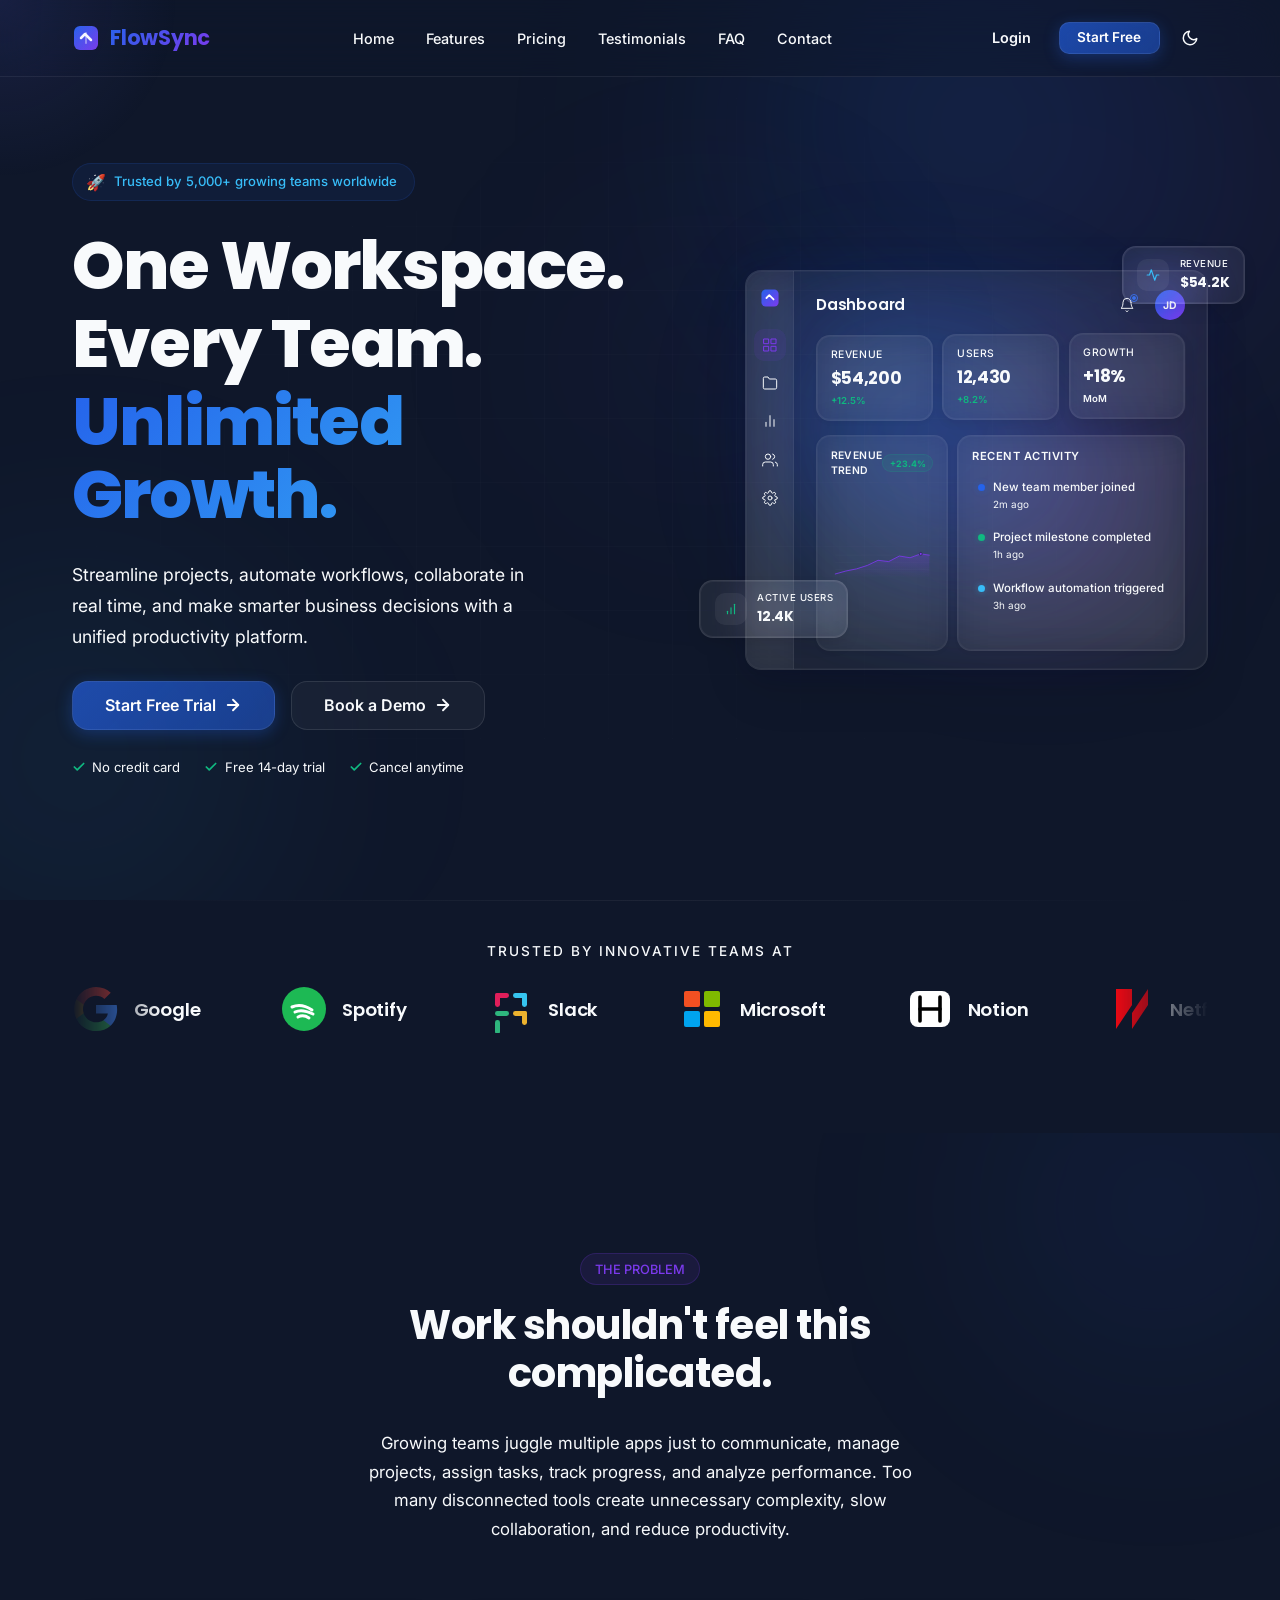
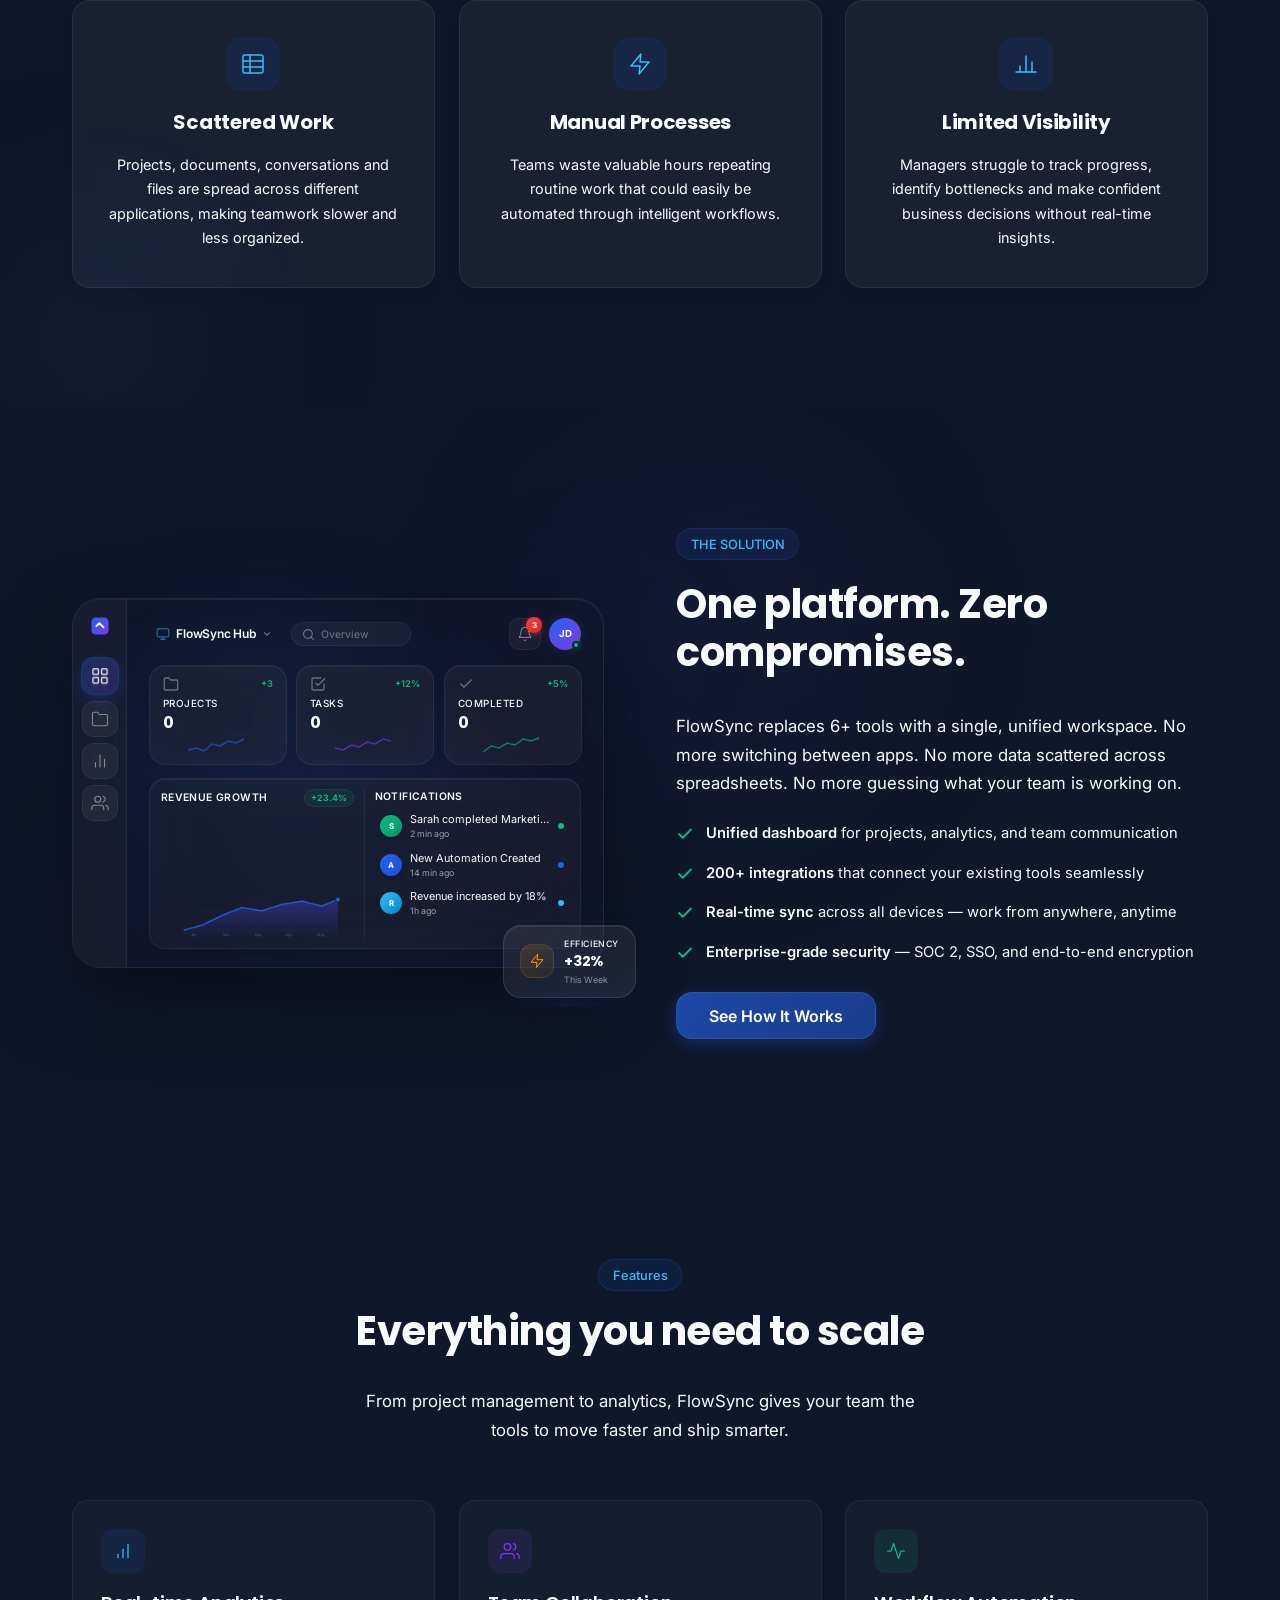
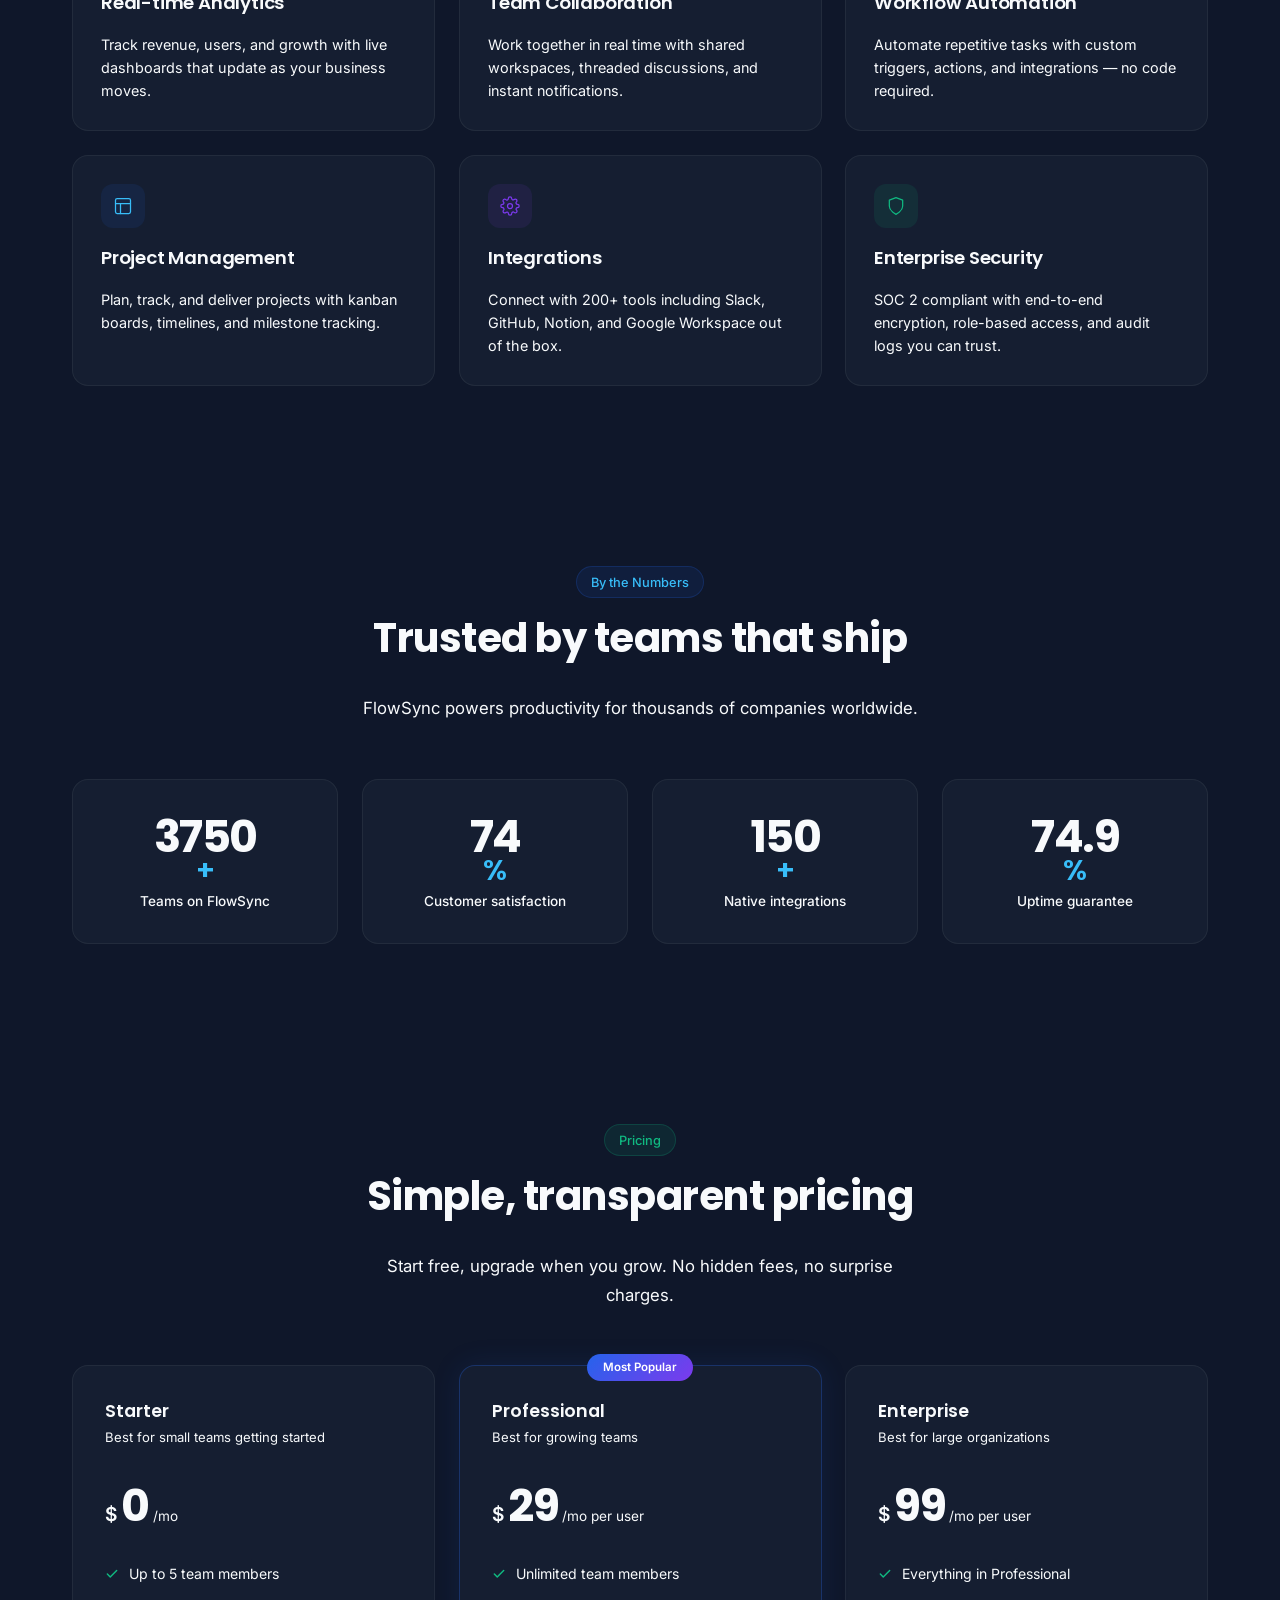
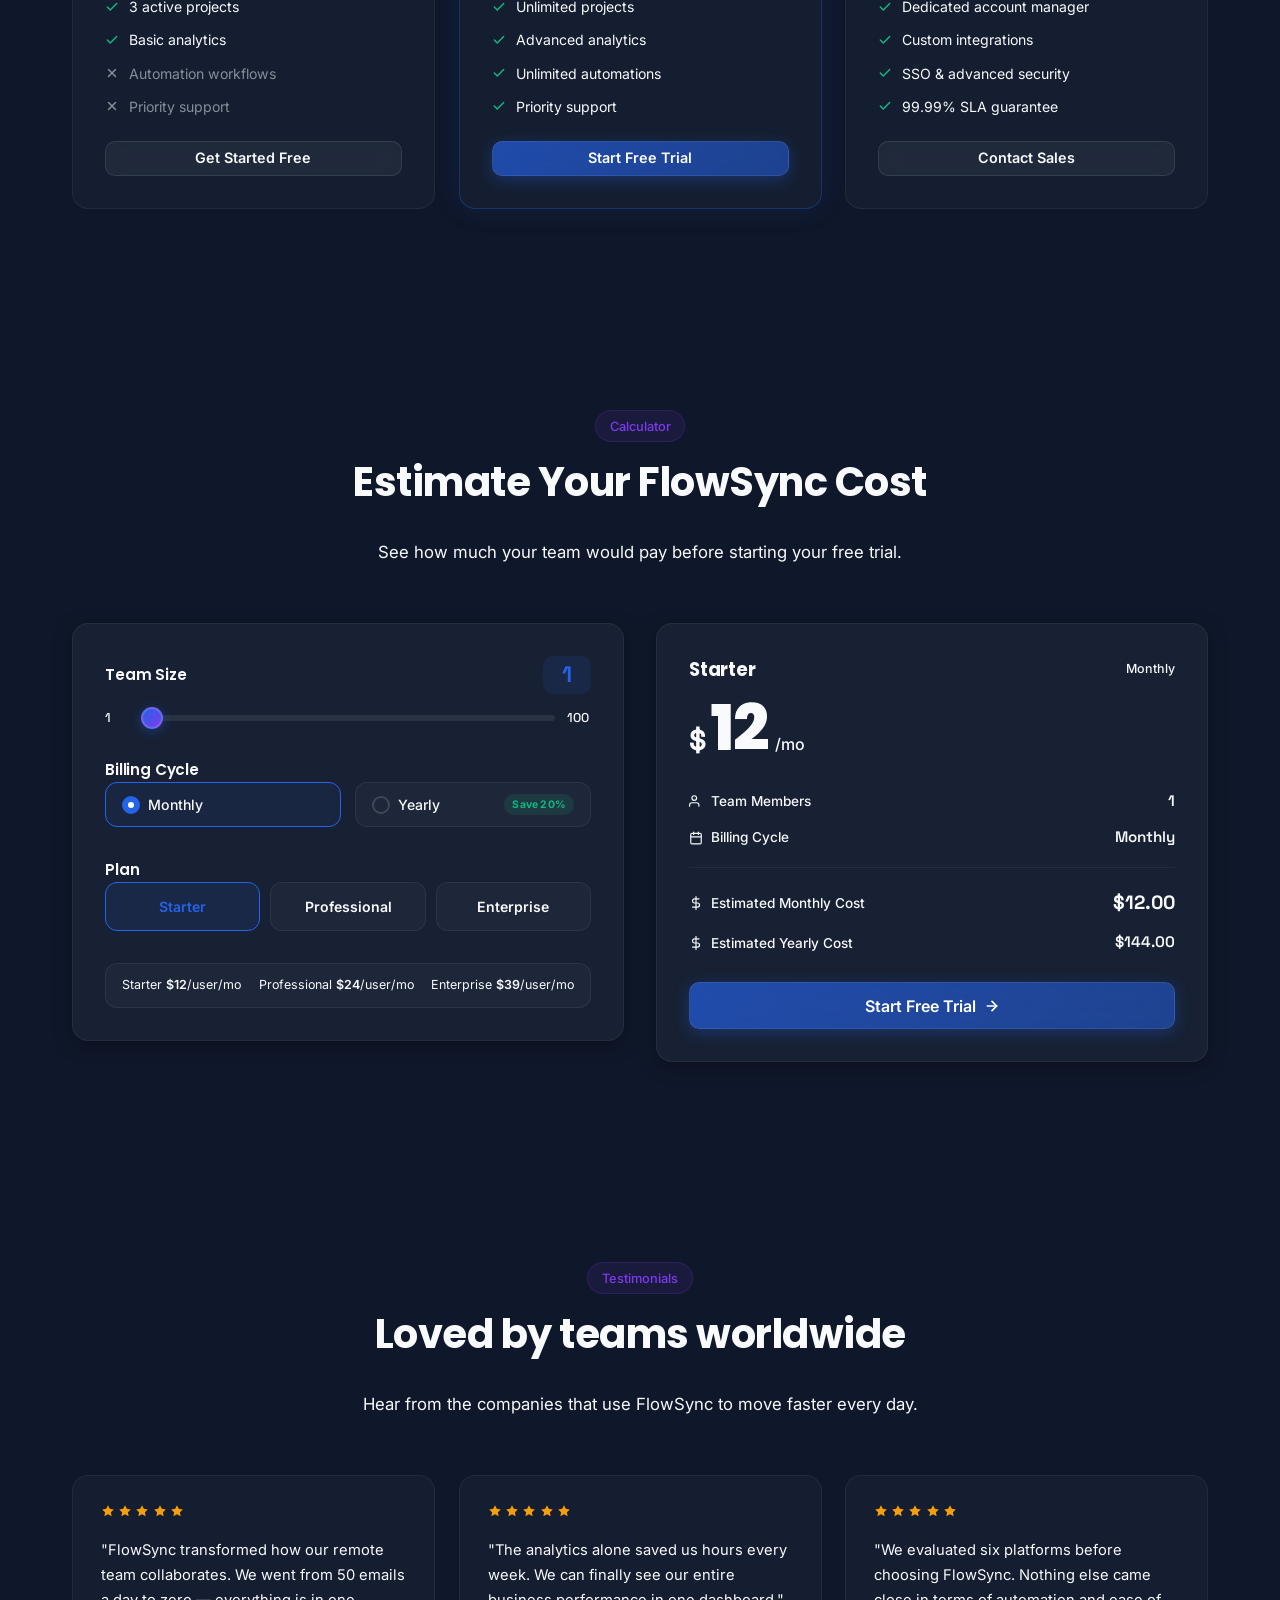
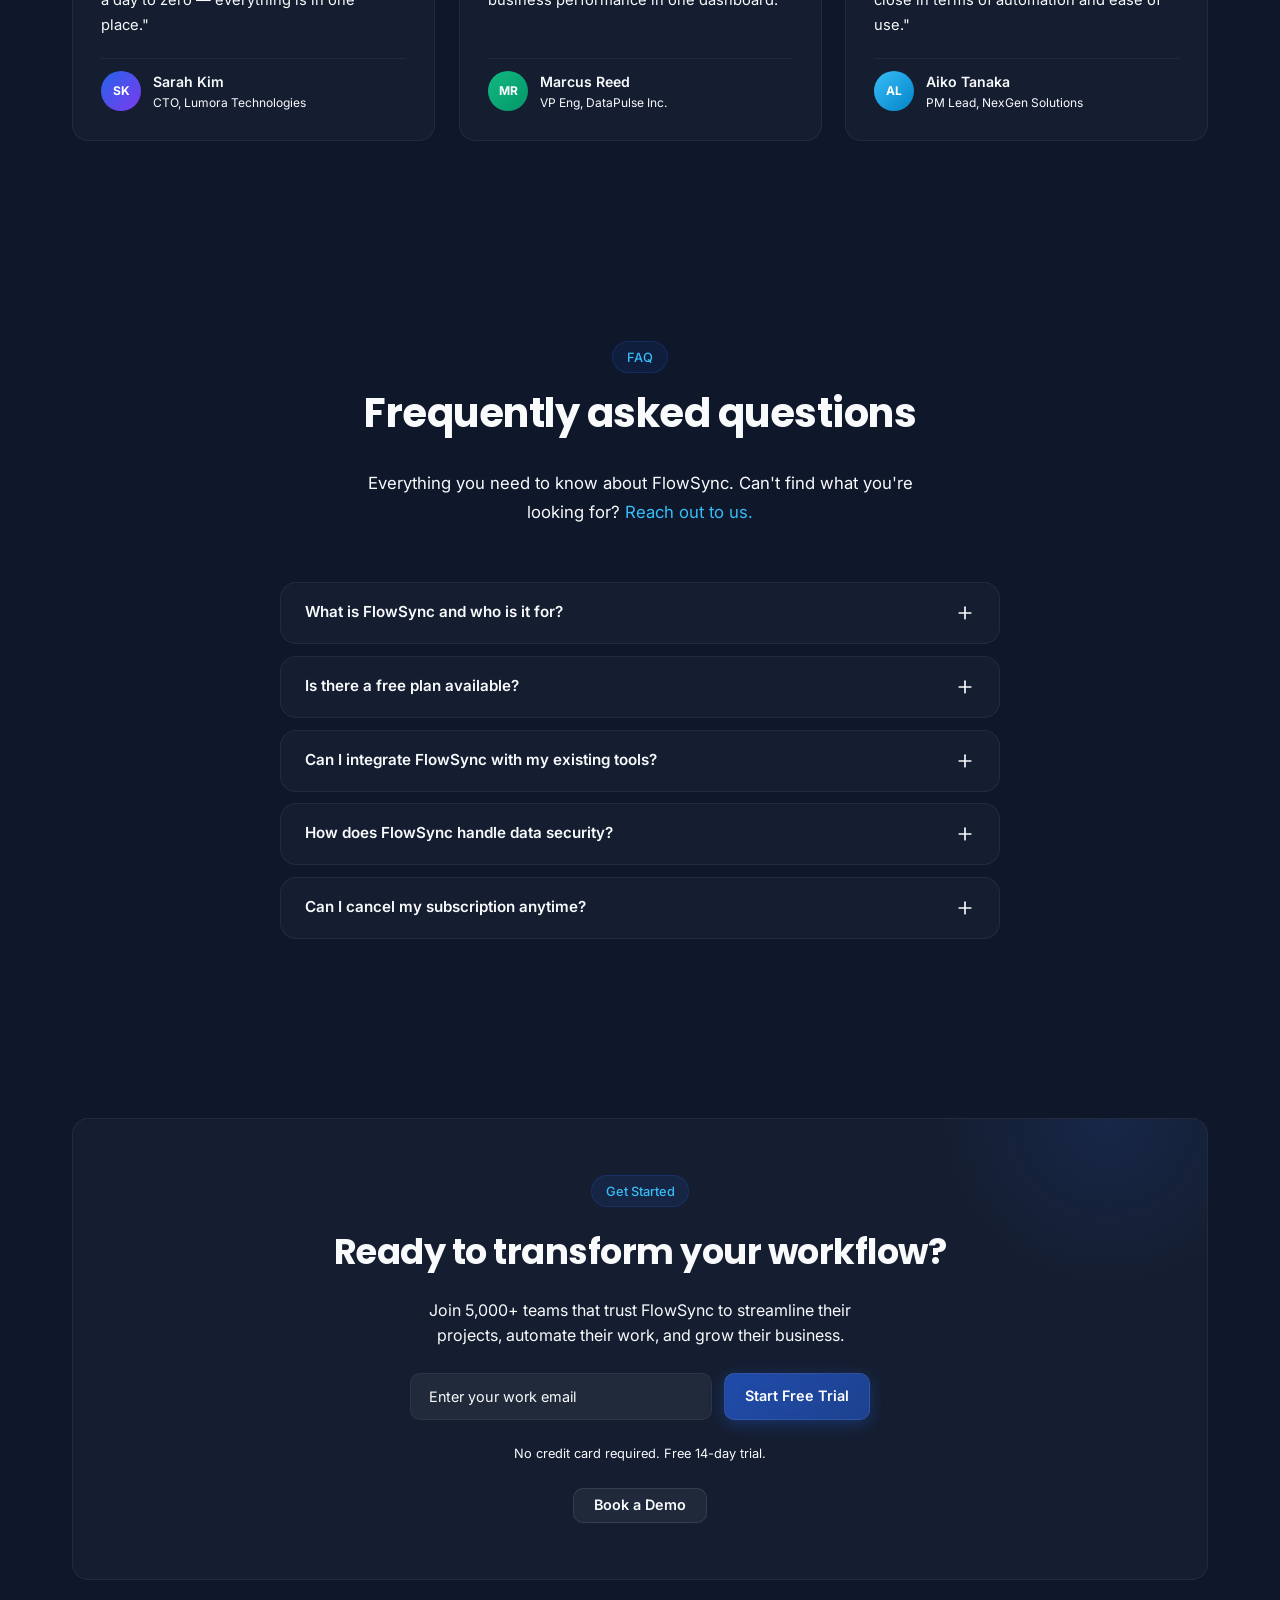
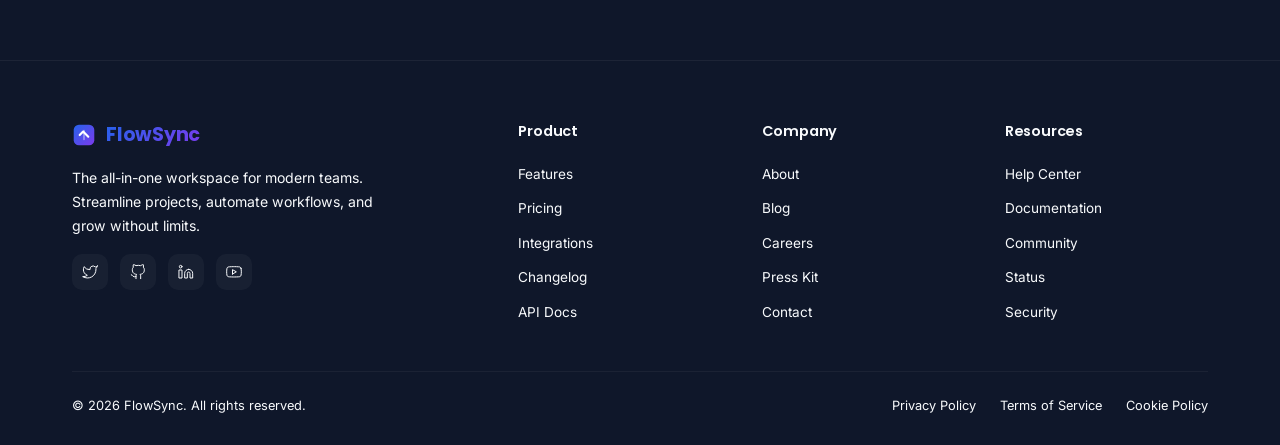
<file: html/index.html>
<!DOCTYPE html>
<html lang="en">

<head>
    <meta charset="UTF-8">
    <meta name="viewport" content="width=device-width, initial-scale=1.0">

    <title>FlowSync | One Workspace. Every Team. Unlimited Growth.</title>
    <meta name="description"
        content="FlowSync is a cloud-based SaaS platform that helps businesses manage projects, collaborate with teams, automate workflows, and monitor business performance from one centralized workspace.">

    <link rel="preconnect" href="https://fonts.googleapis.com">
    <link rel="preconnect" href="https://fonts.gstatic.com" crossorigin>
    <link
        href="https://fonts.googleapis.com/css2?family=Inter:wght@300;400;500;600;700&family=Poppins:wght@400;500;600;700;800&display=swap"
        rel="stylesheet">

    <link rel="stylesheet" href="../css/global.css">
    <link rel="stylesheet" href="../css/style.css">
    <link rel="stylesheet" href="../css/responsive.css">
</head>

<body>

    <div class="nav-overlay" id="nav-overlay" aria-hidden="true"></div>

    <header class="header reveal">
        <div class="container header-container">
            <div class="header-left">
                <button class="nav-toggle" id="nav-toggle-btn" aria-label="Toggle navigation" aria-expanded="false">
                    <span class="hamburger-bar"></span>
                    <span class="hamburger-bar"></span>
                    <span class="hamburger-bar"></span>
                </button>
                <a href="#" class="logo">
                    <svg width="28" height="28" viewBox="0 0 28 28" fill="none" xmlns="http://www.w3.org/2000/svg"
                        aria-hidden="true">
                        <rect x="2" y="2" width="24" height="24" rx="6" fill="url(#logoGrad)" />
                        <path d="M9 14L13 10L19 16" stroke="white" stroke-width="2.5" stroke-linecap="round"
                            stroke-linejoin="round" />
                        <path d="M14 9V19" stroke="white" stroke-width="2" stroke-linecap="round" opacity="0.4" />
                        <defs>
                            <linearGradient id="logoGrad" x1="2" y1="2" x2="26" y2="26" gradientUnits="userSpaceOnUse">
                                <stop stop-color="#2563EB" />
                                <stop offset="1" stop-color="#7C3AED" />
                            </linearGradient>
                        </defs>
                    </svg>
                    <span class="logo-text">FlowSync</span>
                </a>
            </div>

            <div class="desktop-nav">
                <ul class="nav-list">
                    <li><a href="#" class="nav-link">Home</a></li>
                    <li><a href="#features" class="nav-link">Features</a></li>
                    <li><a href="#pricing" class="nav-link">Pricing</a></li>
                    <li><a href="#testimonials" class="nav-link">Testimonials</a></li>
                    <li><a href="#faq" class="nav-link">FAQ</a></li>
                    <li><a href="#cta" class="nav-link">Contact</a></li>
                </ul>
            </div>

            <div class="nav-actions">
                <a href="#" class="btn btn-ghost nav-login">Login</a>
                <a href="onboarding.html" class="btn btn-primary nav-cta">Start Free</a>
                <button class="theme-toggle" id="theme-toggle-btn" aria-label="Switch to light mode">
                    <svg class="theme-icon-sun" width="18" height="18" viewBox="0 0 24 24" fill="none"
                        stroke="currentColor" stroke-width="2" stroke-linecap="round" stroke-linejoin="round">
                        <circle cx="12" cy="12" r="5" />
                        <line x1="12" y1="1" x2="12" y2="3" />
                        <line x1="12" y1="21" x2="12" y2="23" />
                        <line x1="4.22" y1="4.22" x2="5.64" y2="5.64" />
                        <line x1="18.36" y1="18.36" x2="19.78" y2="19.78" />
                        <line x1="1" y1="12" x2="3" y2="12" />
                        <line x1="21" y1="12" x2="23" y2="12" />
                        <line x1="4.22" y1="19.78" x2="5.64" y2="18.36" />
                        <line x1="18.36" y1="5.64" x2="19.78" y2="4.22" />
                    </svg>
                    <svg class="theme-icon-moon" width="18" height="18" viewBox="0 0 24 24" fill="none"
                        stroke="currentColor" stroke-width="2" stroke-linecap="round" stroke-linejoin="round">
                        <path d="M21 12.79A9 9 0 1111.21 3 7 7 0 0021 12.79z" />
                    </svg>
                </button>
            </div>
        </div>
    </header>

    <nav class="nav-menu" id="nav-menu" aria-label="Main navigation">
        <div class="nav-drawer-header">
            <a href="#" class="logo">
                <svg width="28" height="28" viewBox="0 0 28 28" fill="none" xmlns="http://www.w3.org/2000/svg"
                    aria-hidden="true">
                    <rect x="2" y="2" width="24" height="24" rx="6" fill="url(#logoGrad)" />
                    <path d="M9 14L13 10L19 16" stroke="white" stroke-width="2.5" stroke-linecap="round"
                        stroke-linejoin="round" />
                    <path d="M14 9V19" stroke="white" stroke-width="2" stroke-linecap="round" opacity="0.4" />
                    <defs>
                        <linearGradient id="logoGrad" x1="2" y1="2" x2="26" y2="26" gradientUnits="userSpaceOnUse">
                            <stop stop-color="#2563EB" />
                            <stop offset="1" stop-color="#7C3AED" />
                        </linearGradient>
                    </defs>
                </svg>
                <span class="logo-text">FlowSync</span>
            </a>
            <button class="nav-close" id="nav-close-btn" aria-label="Close navigation menu">
                <svg width="20" height="20" viewBox="0 0 24 24" fill="none" stroke="currentColor" stroke-width="2.5"
                    stroke-linecap="round">
                    <line x1="18" y1="6" x2="6" y2="18" />
                    <line x1="6" y1="6" x2="18" y2="18" />
                </svg>
            </button>
        </div>

        <div class="nav-divider"></div>

        <ul class="nav-list">
            <li><a href="#" class="nav-link">Home</a></li>
            <li><a href="#features" class="nav-link">Features</a></li>
            <li><a href="#pricing" class="nav-link">Pricing</a></li>
            <li><a href="#testimonials" class="nav-link">Testimonials</a></li>
            <li><a href="#faq" class="nav-link">FAQ</a></li>
            <li><a href="#cta" class="nav-link">Contact</a></li>
        </ul>

        <div class="nav-divider"></div>

        <button class="theme-toggle theme-toggle-mobile nav-theme-row" aria-label="Switch to light mode">
            <svg class="theme-icon-moon" width="18" height="18" viewBox="0 0 24 24" fill="none" stroke="currentColor"
                stroke-width="2" stroke-linecap="round" stroke-linejoin="round">
                <path d="M21 12.79A9 9 0 1111.21 3 7 7 0 0021 12.79z" />
            </svg>
            <svg class="theme-icon-sun" width="18" height="18" viewBox="0 0 24 24" fill="none" stroke="currentColor"
                stroke-width="2" stroke-linecap="round" stroke-linejoin="round">
                <circle cx="12" cy="12" r="5" />
                <line x1="12" y1="1" x2="12" y2="3" />
                <line x1="12" y1="21" x2="12" y2="23" />
                <line x1="4.22" y1="4.22" x2="5.64" y2="5.64" />
                <line x1="18.36" y1="18.36" x2="19.78" y2="19.78" />
                <line x1="1" y1="12" x2="3" y2="12" />
                <line x1="21" y1="12" x2="23" y2="12" />
                <line x1="4.22" y1="19.78" x2="5.64" y2="18.36" />
                <line x1="18.36" y1="5.64" x2="19.78" y2="4.22" />
            </svg>
            <span class="theme-label">Dark Mode</span>
        </button>

        <div class="nav-divider"></div>

        <div class="nav-drawer-actions">
            <a href="#" class="btn btn-ghost nav-drawer-login">Login</a>
            <a href="onboarding.html" class="btn btn-primary nav-drawer-cta">Start Free Trial</a>
        </div>
    </nav>

    <main>
        <section class="hero reveal">
            <div class="hero-glow hero-glow-1"></div>
            <div class="hero-glow hero-glow-2"></div>
            <div class="hero-glow hero-glow-3"></div>
            <div class="hero-grid"></div>

            <div class="container hero-layout">
                <div class="hero-content reveal">
                    <div class="hero-badge" aria-label="Trusted by 5000 plus growing teams worldwide">
                        <span class="badge-emoji">🚀</span>
                        <span>Trusted by 5,000+ growing teams worldwide</span>
                    </div>

                    <h1 class="hero-title">
                        <span class="title-line">One Workspace.</span>
                        <span class="title-line">Every Team.</span>
                        <span class="title-line title-gradient">Unlimited Growth.</span>
                    </h1>

                    <p class="hero-desc">
                        Streamline projects, automate workflows, collaborate in real time, and make smarter business
                        decisions with a unified productivity platform.
                    </p>

                    <div class="hero-buttons">
                        <a href="onboarding.html" class="btn btn-primary btn-lg hero-btn-primary">
                            Start Free Trial
                            <svg width="18" height="18" viewBox="0 0 24 24" fill="none" stroke="currentColor"
                                stroke-width="2.5" stroke-linecap="round" stroke-linejoin="round" aria-hidden="true">
                                <path d="M5 12h14" />
                                <path d="M12 5l7 7-7 7" />
                            </svg>
                        </a>
                        <a href="#" class="btn btn-secondary btn-lg hero-btn-secondary">
                            Book a Demo
                            <svg width="18" height="18" viewBox="0 0 24 24" fill="none" stroke="currentColor"
                                stroke-width="2.5" stroke-linecap="round" stroke-linejoin="round" aria-hidden="true">
                                <path d="M5 12h14" />
                                <path d="M12 5l7 7-7 7" />
                            </svg>
                        </a>
                    </div>

                    <div class="hero-trust">
                        <span class="trust-item">
                            <svg width="14" height="14" viewBox="0 0 24 24" fill="none" stroke="#10B981"
                                stroke-width="3" stroke-linecap="round" stroke-linejoin="round" aria-hidden="true">
                                <polyline points="20 6 9 17 4 12" />
                            </svg>
                            No credit card
                        </span>
                        <span class="trust-item">
                            <svg width="14" height="14" viewBox="0 0 24 24" fill="none" stroke="#10B981"
                                stroke-width="3" stroke-linecap="round" stroke-linejoin="round" aria-hidden="true">
                                <polyline points="20 6 9 17 4 12" />
                            </svg>
                            Free 14-day trial
                        </span>
                        <span class="trust-item">
                            <svg width="14" height="14" viewBox="0 0 24 24" fill="none" stroke="#10B981"
                                stroke-width="3" stroke-linecap="round" stroke-linejoin="round" aria-hidden="true">
                                <polyline points="20 6 9 17 4 12" />
                            </svg>
                            Cancel anytime
                        </span>
                    </div>
                </div>

                <div class="hero-visual">
                    <div class="dash-wrapper">
                        <div class="dash-glow"></div>

                        <div class="dash-preview" role="img"
                            aria-label="FlowSync dashboard preview showing revenue, users, growth statistics, and activity feed">
                            <div class="dash-sidebar">
                                <div class="dash-logo-icon">
                                    <svg width="20" height="20" viewBox="0 0 28 28" fill="none"
                                        xmlns="http://www.w3.org/2000/svg" aria-hidden="true">
                                        <rect x="2" y="2" width="24" height="24" rx="6" fill="url(#dashLogo)" />
                                        <path d="M9 14L13 10L19 16" stroke="white" stroke-width="2.5"
                                            stroke-linecap="round" stroke-linejoin="round" />
                                        <defs>
                                            <linearGradient id="dashLogo" x1="2" y1="2" x2="26" y2="26"
                                                gradientUnits="userSpaceOnUse">
                                                <stop stop-color="#2563EB" />
                                                <stop offset="1" stop-color="#7C3AED" />
                                            </linearGradient>
                                        </defs>
                                    </svg>
                                </div>
                                <nav class="dash-nav" aria-label="Dashboard navigation">
                                    <button class="dash-nav-item active" aria-label="Dashboard">
                                        <svg width="16" height="16" viewBox="0 0 24 24" fill="none"
                                            stroke="currentColor" stroke-width="1.5" stroke-linecap="round"
                                            stroke-linejoin="round">
                                            <rect x="3" y="3" width="7" height="7" />
                                            <rect x="14" y="3" width="7" height="7" />
                                            <rect x="3" y="14" width="7" height="7" />
                                            <rect x="14" y="14" width="7" height="7" />
                                        </svg>
                                    </button>
                                    <button class="dash-nav-item" aria-label="Projects">
                                        <svg width="16" height="16" viewBox="0 0 24 24" fill="none"
                                            stroke="currentColor" stroke-width="1.5" stroke-linecap="round"
                                            stroke-linejoin="round">
                                            <path
                                                d="M22 19a2 2 0 01-2 2H4a2 2 0 01-2-2V5a2 2 0 012-2h5l2 3h9a2 2 0 012 2z" />
                                        </svg>
                                    </button>
                                    <button class="dash-nav-item" aria-label="Analytics">
                                        <svg width="16" height="16" viewBox="0 0 24 24" fill="none"
                                            stroke="currentColor" stroke-width="1.5" stroke-linecap="round"
                                            stroke-linejoin="round">
                                            <line x1="18" y1="20" x2="18" y2="10" />
                                            <line x1="12" y1="20" x2="12" y2="4" />
                                            <line x1="6" y1="20" x2="6" y2="14" />
                                        </svg>
                                    </button>
                                    <button class="dash-nav-item" aria-label="Team">
                                        <svg width="16" height="16" viewBox="0 0 24 24" fill="none"
                                            stroke="currentColor" stroke-width="1.5" stroke-linecap="round"
                                            stroke-linejoin="round">
                                            <path d="M17 21v-2a4 4 0 00-4-4H5a4 4 0 00-4 4v2" />
                                            <circle cx="9" cy="7" r="4" />
                                            <path d="M23 21v-2a4 4 0 00-3-3.87" />
                                            <path d="M16 3.13a4 4 0 010 7.75" />
                                        </svg>
                                    </button>
                                    <button class="dash-nav-item" aria-label="Settings">
                                        <svg width="16" height="16" viewBox="0 0 24 24" fill="none"
                                            stroke="currentColor" stroke-width="1.5" stroke-linecap="round"
                                            stroke-linejoin="round">
                                            <circle cx="12" cy="12" r="3" />
                                            <path
                                                d="M19.4 15a1.65 1.65 0 00.33 1.82l.06.06a2 2 0 010 2.83 2 2 0 01-2.83 0l-.06-.06a1.65 1.65 0 00-1.82-.33 1.65 1.65 0 00-1 1.51V21a2 2 0 01-2 2 2 2 0 01-2-2v-.09A1.65 1.65 0 009 19.4a1.65 1.65 0 00-1.82.33l-.06.06a2 2 0 01-2.83 0 2 2 0 010-2.83l.06-.06A1.65 1.65 0 004.68 15a1.65 1.65 0 00-1.51-1H3a2 2 0 01-2-2 2 2 0 012-2h.09A1.65 1.65 0 004.6 9a1.65 1.65 0 00-.33-1.82l-.06-.06a2 2 0 010-2.83 2 2 0 012.83 0l.06.06A1.65 1.65 0 009 4.68a1.65 1.65 0 001-1.51V3a2 2 0 012-2 2 2 0 012 2v.09a1.65 1.65 0 001 1.51 1.65 1.65 0 001.82-.33l.06-.06a2 2 0 012.83 0 2 2 0 010 2.83l-.06.06a1.65 1.65 0 00-.33 1.82V9a1.65 1.65 0 001.51 1H21a2 2 0 012 2 2 2 0 01-2 2h-.09a1.65 1.65 0 00-1.51 1z" />
                                        </svg>
                                    </button>
                                </nav>
                            </div>

                            <div class="dash-main">
                                <div class="dash-header">
                                    <h2 class="dash-header-title">Dashboard</h2>
                                    <div class="dash-header-right">
                                        <button class="dash-notif-btn" aria-label="Notifications">
                                            <svg width="16" height="16" viewBox="0 0 24 24" fill="none"
                                                stroke="currentColor" stroke-width="1.5" stroke-linecap="round"
                                                stroke-linejoin="round">
                                                <path d="M18 8A6 6 0 006 8c0 7-3 9-3 9h18s-3-2-3-9" />
                                                <path d="M13.73 21a2 2 0 01-3.46 0" />
                                            </svg>
                                            <span class="notif-dot"></span>
                                        </button>
                                        <div class="dash-avatar" aria-label="User avatar">JD</div>
                                    </div>
                                </div>

                                <div class="dash-stats">
                                    <div class="dash-stat-card stat-revenue">
                                        <span class="stat-label">Revenue</span>
                                        <span class="stat-value">$54,200</span>
                                        <span class="stat-change stat-up">+12.5%</span>
                                    </div>
                                    <div class="dash-stat-card stat-users">
                                        <span class="stat-label">Users</span>
                                        <span class="stat-value">12,430</span>
                                        <span class="stat-change stat-up">+8.2%</span>
                                    </div>
                                    <div class="dash-stat-card stat-growth">
                                        <span class="stat-label">Growth</span>
                                        <span class="stat-value">+18%</span>
                                        <span class="stat-change">MoM</span>
                                    </div>
                                </div>

                                <div class="dash-bottom">
                                    <div class="dash-chart-panel">
                                        <div class="panel-header">
                                            <span class="panel-title">Revenue Trend</span>
                                            <span class="panel-badge">+23.4%</span>
                                        </div>
                                        <div class="chart-container">
                                            <svg viewBox="0 0 240 70" xmlns="http://www.w3.org/2000/svg" role="img"
                                                aria-label="Line chart showing revenue growth trend">
                                                <defs>
                                                    <linearGradient id="chartArea" x1="0" y1="0" x2="0" y2="1">
                                                        <stop offset="0%" stop-color="#7C3AED" stop-opacity="0.25" />
                                                        <stop offset="100%" stop-color="#7C3AED" stop-opacity="0" />
                                                    </linearGradient>
                                                </defs>
                                                <line x1="10" y1="18" x2="230" y2="18" stroke="rgba(255,255,255,0.04)"
                                                    stroke-width="1" />
                                                <line x1="10" y1="35" x2="230" y2="35" stroke="rgba(255,255,255,0.04)"
                                                    stroke-width="1" />
                                                <line x1="10" y1="52" x2="230" y2="52" stroke="rgba(255,255,255,0.04)"
                                                    stroke-width="1" />
                                                <path
                                                    d="M10 62 L35 55 L60 50 L85 42 L110 30 L135 33 L160 20 L185 24 L210 15 L230 18"
                                                    stroke="#7C3AED" stroke-width="2" fill="none" stroke-linecap="round"
                                                    stroke-linejoin="round" />
                                                <path
                                                    d="M10 62 L35 55 L60 50 L85 42 L110 30 L135 33 L160 20 L185 24 L210 15 L230 18 L230 70 L10 70 Z"
                                                    fill="url(#chartArea)" />
                                                <circle cx="210" cy="15" r="3.5" fill="#7C3AED" stroke="#1E293B"
                                                    stroke-width="1.5" />
                                            </svg>
                                        </div>
                                    </div>

                                    <div class="dash-activity-panel">
                                        <span class="panel-title">Recent Activity</span>
                                        <div class="activity-list">
                                            <div class="activity-item">
                                                <span class="activity-dot activity-dot-blue"></span>
                                                <div class="activity-content">
                                                    <span class="activity-text">New team member joined</span>
                                                    <span class="activity-time">2m ago</span>
                                                </div>
                                            </div>
                                            <div class="activity-item">
                                                <span class="activity-dot activity-dot-green"></span>
                                                <div class="activity-content">
                                                    <span class="activity-text">Project milestone completed</span>
                                                    <span class="activity-time">1h ago</span>
                                                </div>
                                            </div>
                                            <div class="activity-item">
                                                <span class="activity-dot activity-dot-cyan"></span>
                                                <div class="activity-content">
                                                    <span class="activity-text">Workflow automation triggered</span>
                                                    <span class="activity-time">3h ago</span>
                                                </div>
                                            </div>
                                        </div>
                                    </div>
                                </div>
                            </div>
                        </div>
                    </div>

                    <div class="float-card float-card-1">
                        <div class="float-card-icon">
                            <svg width="14" height="14" viewBox="0 0 24 24" fill="none" stroke="#38BDF8"
                                stroke-width="2" stroke-linecap="round" stroke-linejoin="round">
                                <polyline points="22 12 18 12 15 21 9 3 6 12 2 12" />
                            </svg>
                        </div>
                        <div class="float-card-info">
                            <span class="float-card-label">Revenue</span>
                            <span class="float-card-value">$54.2K</span>
                        </div>
                    </div>

                    <div class="float-card float-card-2">
                        <div class="float-card-icon">
                            <svg width="14" height="14" viewBox="0 0 24 24" fill="none" stroke="#10B981"
                                stroke-width="2" stroke-linecap="round" stroke-linejoin="round">
                                <path d="M12 20V10" />
                                <path d="M18 20V4" />
                                <path d="M6 20v-4" />
                            </svg>
                        </div>
                        <div class="float-card-info">
                            <span class="float-card-label">Active Users</span>
                            <span class="float-card-value">12.4K</span>
                        </div>
                    </div>
                </div>
            </div>
        </section>

        <section class="trusted reveal">
            <div class="container">
                <div class="trusted-divider"></div>
                <p class="trusted-label">Trusted by innovative teams at</p>
                <div class="marquee" role="list" aria-label="Trusted companies">
                    <div class="marquee-track">
                        <div class="marquee-item" role="listitem">
                            <svg class="marquee-logo" viewBox="0 0 24 24" xmlns="http://www.w3.org/2000/svg"
                                aria-hidden="true">
                                <path
                                    d="M22.56 12.25c0-.78-.07-1.53-.2-2.25H12v4.26h5.92a5.06 5.06 0 01-2.2 3.32v2.77h3.57c2.08-1.92 3.28-4.74 3.28-8.1z"
                                    fill="#4285F4" />
                                <path
                                    d="M12 23c2.97 0 5.46-.98 7.28-2.66l-3.57-2.77c-.98.66-2.23 1.06-3.71 1.06-2.86 0-5.29-1.93-6.16-4.53H2.18v2.84C3.99 20.53 7.7 23 12 23z"
                                    fill="#34A853" />
                                <path
                                    d="M5.84 14.09c-.22-.66-.35-1.36-.35-2.09s.13-1.43.35-2.09V7.07H2.18C1.43 8.55 1 10.22 1 12s.43 3.45 1.18 4.93l2.85-2.22.81-.62z"
                                    fill="#FBBC05" />
                                <path
                                    d="M12 5.38c1.62 0 3.06.56 4.21 1.64l3.15-3.15C17.45 2.09 14.97 1 12 1 7.7 1 3.99 3.47 2.18 7.07l3.66 2.84c.87-2.6 3.3-4.53 6.16-4.53z"
                                    fill="#EA4335" />
                            </svg>
                            <span class="marquee-name">Google</span>
                        </div>
                        <div class="marquee-item" role="listitem">
                            <svg class="marquee-logo" viewBox="0 0 24 24" xmlns="http://www.w3.org/2000/svg"
                                aria-hidden="true">
                                <circle cx="12" cy="12" r="11" fill="#1DB954" />
                                <path d="M7.5 13.5c3-1.5 6-.5 9 1" stroke="white" stroke-width="1.5"
                                    stroke-linecap="round" fill="none" />
                                <path d="M6 11c3.5-1.5 7-.5 10 1.5" stroke="white" stroke-width="1.5"
                                    stroke-linecap="round" fill="none" />
                                <path d="M9 16c2-1 4-.5 5.5.5" stroke="white" stroke-width="1.5" stroke-linecap="round"
                                    fill="none" />
                            </svg>
                            <span class="marquee-name">Spotify</span>
                        </div>
                        <div class="marquee-item" role="listitem">
                            <svg class="marquee-logo" viewBox="0 0 24 24" xmlns="http://www.w3.org/2000/svg"
                                aria-hidden="true">
                                <rect x="4" y="4" width="7" height="2.5" rx="1.2" fill="#E01E5A" />
                                <rect x="4" y="4" width="2.5" height="7" rx="1.2" fill="#E01E5A" />
                                <rect x="13" y="4" width="7" height="2.5" rx="1.2" fill="#36C5F0" />
                                <rect x="17.5" y="4" width="2.5" height="7" rx="1.2" fill="#36C5F0" />
                                <rect x="4" y="13" width="7" height="2.5" rx="1.2" fill="#2EB67D" />
                                <rect x="4" y="17.5" width="2.5" height="7" rx="1.2" fill="#2EB67D" />
                                <rect x="13" y="13" width="7" height="2.5" rx="1.2" fill="#ECB22E" />
                                <rect x="17.5" y="13" width="2.5" height="7" rx="1.2" fill="#ECB22E" />
                            </svg>
                            <span class="marquee-name">Slack</span>
                        </div>
                        <div class="marquee-item" role="listitem">
                            <svg class="marquee-logo" viewBox="0 0 24 24" xmlns="http://www.w3.org/2000/svg"
                                aria-hidden="true">
                                <rect x="3" y="3" width="8" height="8" rx="1" fill="#F25022" />
                                <rect x="13" y="3" width="8" height="8" rx="1" fill="#7FBA00" />
                                <rect x="3" y="13" width="8" height="8" rx="1" fill="#00A4EF" />
                                <rect x="13" y="13" width="8" height="8" rx="1" fill="#FFB900" />
                            </svg>
                            <span class="marquee-name">Microsoft</span>
                        </div>
                        <div class="marquee-item" role="listitem">
                            <svg class="marquee-logo" viewBox="0 0 24 24" xmlns="http://www.w3.org/2000/svg"
                                aria-hidden="true">
                                <rect x="2" y="3" width="20" height="18" rx="4" fill="white" />
                                <path d="M7 6v12M17 6v12" stroke="black" stroke-width="1.8" stroke-linecap="round" />
                                <line x1="7" y1="12" x2="17" y2="12" stroke="black" stroke-width="1.8"
                                    stroke-linecap="round" />
                            </svg>
                            <span class="marquee-name">Notion</span>
                        </div>
                        <div class="marquee-item" role="listitem">
                            <svg class="marquee-logo" viewBox="0 0 24 24" xmlns="http://www.w3.org/2000/svg"
                                aria-hidden="true">
                                <path d="M4 2L4 22L12 10L12 22L20 10L20 2L12 14L12 2Z" fill="#E50914" />
                            </svg>
                            <span class="marquee-name">Netflix</span>
                        </div>
                        <div class="marquee-item" role="listitem">
                            <svg class="marquee-logo" viewBox="0 0 24 24" xmlns="http://www.w3.org/2000/svg"
                                aria-hidden="true">
                                <path d="M12 2L2 22h5.5l2.5-6h4l2.5 6H22L12 2z" fill="#FF0000" />
                            </svg>
                            <span class="marquee-name">Adobe</span>
                        </div>
                        <div class="marquee-item" role="listitem">
                            <svg class="marquee-logo" viewBox="0 0 24 24" xmlns="http://www.w3.org/2000/svg"
                                aria-hidden="true">
                                <path
                                    d="M12 2C6.477 2 2 6.477 2 12c0 4.42 2.865 8.17 6.839 9.49.5.09.682-.22.682-.48v-1.71c-2.782.6-3.37-1.34-3.37-1.34-.454-1.16-1.11-1.47-1.11-1.47-.908-.62.07-.61.07-.61 1.004.07 1.53 1.03 1.53 1.03.893 1.52 2.341 1.08 2.91.83.09-.65.35-1.09.63-1.34-2.22-.25-4.56-1.11-4.56-4.94 0-1.09.39-1.98 1.03-2.68-.1-.25-.45-1.27.1-2.65 0 0 .84-.27 2.75 1.02.8-.22 1.65-.33 2.5-.33.85 0 1.7.11 2.5.33 1.91-1.29 2.75-1.02 2.75-1.02.55 1.38.2 2.4.1 2.65.64.7 1.03 1.59 1.03 2.68 0 3.83-2.34 4.69-4.57 4.94.36.31.68.92.68 1.85v2.74c0 .26.18.58.68.48C19.138 20.16 22 16.42 22 12c0-5.523-4.477-10-10-10z"
                                    fill="white" />
                            </svg>
                            <span class="marquee-name">GitHub</span>
                        </div>
                        <div class="marquee-item" role="listitem">
                            <svg class="marquee-logo" viewBox="0 0 24 24" xmlns="http://www.w3.org/2000/svg"
                                aria-hidden="true">
                                <path
                                    d="M22.56 12.25c0-.78-.07-1.53-.2-2.25H12v4.26h5.92a5.06 5.06 0 01-2.2 3.32v2.77h3.57c2.08-1.92 3.28-4.74 3.28-8.1z"
                                    fill="#4285F4" />
                                <path
                                    d="M12 23c2.97 0 5.46-.98 7.28-2.66l-3.57-2.77c-.98.66-2.23 1.06-3.71 1.06-2.86 0-5.29-1.93-6.16-4.53H2.18v2.84C3.99 20.53 7.7 23 12 23z"
                                    fill="#34A853" />
                                <path
                                    d="M5.84 14.09c-.22-.66-.35-1.36-.35-2.09s.13-1.43.35-2.09V7.07H2.18C1.43 8.55 1 10.22 1 12s.43 3.45 1.18 4.93l2.85-2.22.81-.62z"
                                    fill="#FBBC05" />
                                <path
                                    d="M12 5.38c1.62 0 3.06.56 4.21 1.64l3.15-3.15C17.45 2.09 14.97 1 12 1 7.7 1 3.99 3.47 2.18 7.07l3.66 2.84c.87-2.6 3.3-4.53 6.16-4.53z"
                                    fill="#EA4335" />
                            </svg>
                            <span class="marquee-name">Google</span>
                        </div>
                        <div class="marquee-item" role="listitem">
                            <svg class="marquee-logo" viewBox="0 0 24 24" xmlns="http://www.w3.org/2000/svg"
                                aria-hidden="true">
                                <circle cx="12" cy="12" r="11" fill="#1DB954" />
                                <path d="M7.5 13.5c3-1.5 6-.5 9 1" stroke="white" stroke-width="1.5"
                                    stroke-linecap="round" fill="none" />
                                <path d="M6 11c3.5-1.5 7-.5 10 1.5" stroke="white" stroke-width="1.5"
                                    stroke-linecap="round" fill="none" />
                                <path d="M9 16c2-1 4-.5 5.5.5" stroke="white" stroke-width="1.5" stroke-linecap="round"
                                    fill="none" />
                            </svg>
                            <span class="marquee-name">Spotify</span>
                        </div>
                        <div class="marquee-item" role="listitem">
                            <svg class="marquee-logo" viewBox="0 0 24 24" xmlns="http://www.w3.org/2000/svg"
                                aria-hidden="true">
                                <rect x="4" y="4" width="7" height="2.5" rx="1.2" fill="#E01E5A" />
                                <rect x="4" y="4" width="2.5" height="7" rx="1.2" fill="#E01E5A" />
                                <rect x="13" y="4" width="7" height="2.5" rx="1.2" fill="#36C5F0" />
                                <rect x="17.5" y="4" width="2.5" height="7" rx="1.2" fill="#36C5F0" />
                                <rect x="4" y="13" width="7" height="2.5" rx="1.2" fill="#2EB67D" />
                                <rect x="4" y="17.5" width="2.5" height="7" rx="1.2" fill="#2EB67D" />
                                <rect x="13" y="13" width="7" height="2.5" rx="1.2" fill="#ECB22E" />
                                <rect x="17.5" y="13" width="2.5" height="7" rx="1.2" fill="#ECB22E" />
                            </svg>
                            <span class="marquee-name">Slack</span>
                        </div>
                        <div class="marquee-item" role="listitem">
                            <svg class="marquee-logo" viewBox="0 0 24 24" xmlns="http://www.w3.org/2000/svg"
                                aria-hidden="true">
                                <rect x="3" y="3" width="8" height="8" rx="1" fill="#F25022" />
                                <rect x="13" y="3" width="8" height="8" rx="1" fill="#7FBA00" />
                                <rect x="3" y="13" width="8" height="8" rx="1" fill="#00A4EF" />
                                <rect x="13" y="13" width="8" height="8" rx="1" fill="#FFB900" />
                            </svg>
                            <span class="marquee-name">Microsoft</span>
                        </div>
                        <div class="marquee-item" role="listitem">
                            <svg class="marquee-logo" viewBox="0 0 24 24" xmlns="http://www.w3.org/2000/svg"
                                aria-hidden="true">
                                <rect x="2" y="3" width="20" height="18" rx="4" fill="white" />
                                <path d="M7 6v12M17 6v12" stroke="black" stroke-width="1.8" stroke-linecap="round" />
                                <line x1="7" y1="12" x2="17" y2="12" stroke="black" stroke-width="1.8"
                                    stroke-linecap="round" />
                            </svg>
                            <span class="marquee-name">Notion</span>
                        </div>
                        <div class="marquee-item" role="listitem">
                            <svg class="marquee-logo" viewBox="0 0 24 24" xmlns="http://www.w3.org/2000/svg"
                                aria-hidden="true">
                                <path d="M4 2L4 22L12 10L12 22L20 10L20 2L12 14L12 2Z" fill="#E50914" />
                            </svg>
                            <span class="marquee-name">Netflix</span>
                        </div>
                        <div class="marquee-item" role="listitem">
                            <svg class="marquee-logo" viewBox="0 0 24 24" xmlns="http://www.w3.org/2000/svg"
                                aria-hidden="true">
                                <path d="M12 2L2 22h5.5l2.5-6h4l2.5 6H22L12 2z" fill="#FF0000" />
                            </svg>
                            <span class="marquee-name">Adobe</span>
                        </div>
                        <div class="marquee-item" role="listitem">
                            <svg class="marquee-logo" viewBox="0 0 24 24" xmlns="http://www.w3.org/2000/svg"
                                aria-hidden="true">
                                <path
                                    d="M12 2C6.477 2 2 6.477 2 12c0 4.42 2.865 8.17 6.839 9.49.5.09.682-.22.682-.48v-1.71c-2.782.6-3.37-1.34-3.37-1.34-.454-1.16-1.11-1.47-1.11-1.47-.908-.62.07-.61.07-.61 1.004.07 1.53 1.03 1.53 1.03.893 1.52 2.341 1.08 2.91.83.09-.65.35-1.09.63-1.34-2.22-.25-4.56-1.11-4.56-4.94 0-1.09.39-1.98 1.03-2.68-.1-.25-.45-1.27.1-2.65 0 0 .84-.27 2.75 1.02.8-.22 1.65-.33 2.5-.33.85 0 1.7.11 2.5.33 1.91-1.29 2.75-1.02 2.75-1.02.55 1.38.2 2.4.1 2.65.64.7 1.03 1.59 1.03 2.68 0 3.83-2.34 4.69-4.57 4.94.36.31.68.92.68 1.85v2.74c0 .26.18.58.68.48C19.138 20.16 22 16.42 22 12c0-5.523-4.477-10-10-10z"
                                    fill="white" />
                            </svg>
                            <span class="marquee-name">GitHub</span>
                        </div>
                    </div>
                </div>
            </div>
        </section>

        <!-- ===== Why Teams Switch (Problem → Solution) ===== -->
        <section class="problems-section reveal" id="why-switch">
            <div class="problems-glow problems-glow-1"></div>
            <div class="problems-glow problems-glow-2"></div>

            <div class="container">
                <div class="section-header reveal">
                    <span class="badge badge-secondary section-badge">THE PROBLEM</span>
                    <h2 class="section-title section-title-center">Work shouldn't feel this complicated.</h2>
                    <p class="section-desc">Growing teams juggle multiple apps just to communicate, manage projects,
                        assign tasks, track progress, and analyze performance. Too many disconnected tools create
                        unnecessary complexity, slow collaboration, and reduce productivity.</p>
                </div>

                <div class="problems-grid reveal-stagger">
                    <div class="problem-card reveal" data-hover="projects" tabindex="0">
                        <div class="problem-icon">
                            <svg width="24" height="24" viewBox="0 0 24 24" fill="none" stroke="currentColor"
                                stroke-width="1.5" stroke-linecap="round" stroke-linejoin="round" aria-hidden="true">
                                <rect x="2" y="3" width="20" height="18" rx="2" />
                                <line x1="9" y1="3" x2="9" y2="21" />
                                <line x1="2" y1="9" x2="22" y2="9" />
                                <line x1="2" y1="15" x2="22" y2="15" />
                            </svg>
                        </div>
                        <h3 class="problem-title">Scattered Work</h3>
                        <p class="problem-desc">Projects, documents, conversations and files are spread across different
                            applications, making teamwork slower and less organized.</p>
                    </div>

                    <div class="problem-card reveal" data-hover="automation" tabindex="0">
                        <div class="problem-icon">
                            <svg width="24" height="24" viewBox="0 0 24 24" fill="none" stroke="currentColor"
                                stroke-width="1.5" stroke-linecap="round" stroke-linejoin="round" aria-hidden="true">
                                <polygon points="13 2 3 14 12 14 11 22 21 10 12 10 13 2" />
                            </svg>
                        </div>
                        <h3 class="problem-title">Manual Processes</h3>
                        <p class="problem-desc">Teams waste valuable hours repeating routine work that could easily be
                            automated through intelligent workflows.</p>
                    </div>

                    <div class="problem-card reveal" data-hover="analytics" tabindex="0">
                        <div class="problem-icon">
                            <svg width="24" height="24" viewBox="0 0 24 24" fill="none" stroke="currentColor"
                                stroke-width="1.5" stroke-linecap="round" stroke-linejoin="round" aria-hidden="true">
                                <line x1="18" y1="20" x2="18" y2="10" />
                                <line x1="12" y1="20" x2="12" y2="4" />
                                <line x1="6" y1="20" x2="6" y2="14" />
                                <line x1="2" y1="20" x2="22" y2="20" />
                            </svg>
                        </div>
                        <h3 class="problem-title">Limited Visibility</h3>
                        <p class="problem-desc">Managers struggle to track progress, identify bottlenecks and make
                            confident business decisions without real-time insights.</p>
                    </div>
                </div>
            </div>
        </section>

        <!-- ===== Solution ===== -->
        <section class="solution-section reveal" id="solution">
            <div class="solution-glow solution-glow-1"></div>

            <div class="container">
                <div class="solution-layout reveal-stagger">
                    <div class="solution-visual reveal">
                        <div class="dash-wrapper solution-dash-wrapper" id="interactive-dash">
                            <div class="dash-glow solution-dash-glow"></div>
                            <div class="dash-preview solution-dash" role="img" aria-label="FlowSync unified dashboard">
                                <div class="dash-sidebar">
                                    <div class="dash-logo-icon">
                                        <svg width="20" height="20" viewBox="0 0 28 28" fill="none"
                                            xmlns="http://www.w3.org/2000/svg" aria-hidden="true">
                                            <rect x="2" y="2" width="24" height="24" rx="6" fill="url(#solDashLogo)" />
                                            <path d="M9 14L13 10L19 16" stroke="white" stroke-width="2.5"
                                                stroke-linecap="round" stroke-linejoin="round" />
                                            <defs>
                                                <linearGradient id="solDashLogo" x1="2" y1="2" x2="26" y2="26"
                                                    gradientUnits="userSpaceOnUse">
                                                    <stop stop-color="#2563EB" />
                                                    <stop offset="1" stop-color="#7C3AED" />
                                                </linearGradient>
                                            </defs>
                                        </svg>
                                    </div>
                                    <nav class="dash-nav" aria-label="Dashboard navigation">
                                        <button class="dash-nav-item dash-nav-projects active"
                                            aria-label="Dashboard"><svg width="18" height="18" viewBox="0 0 24 24"
                                                fill="none" stroke="currentColor" stroke-width="1.5"
                                                stroke-linecap="round" stroke-linejoin="round">
                                                <rect x="3" y="3" width="7" height="7" rx="1" />
                                                <rect x="14" y="3" width="7" height="7" rx="1" />
                                                <rect x="3" y="14" width="7" height="7" rx="1" />
                                                <rect x="14" y="14" width="7" height="7" rx="1" />
                                            </svg></button>
                                        <button class="dash-nav-item dash-nav-automation" aria-label="Workflows"><svg
                                                width="18" height="18" viewBox="0 0 24 24" fill="none"
                                                stroke="currentColor" stroke-width="1.5" stroke-linecap="round"
                                                stroke-linejoin="round">
                                                <path d="M22 19a2 2 0 01-2 2H4a2 2 0 01-2-2V5a2 2 0 012-2h5l2 3h9a2 2 0 012 2z" />
                                            </svg></button>
                                        <button class="dash-nav-item dash-nav-analytics" aria-label="Analytics"><svg
                                                width="18" height="18" viewBox="0 0 24 24" fill="none"
                                                stroke="currentColor" stroke-width="1.5" stroke-linecap="round"
                                                stroke-linejoin="round">
                                                <line x1="18" y1="20" x2="18" y2="10" />
                                                <line x1="12" y1="20" x2="12" y2="4" />
                                                <line x1="6" y1="20" x2="6" y2="14" />
                                            </svg></button>
                                        <button class="dash-nav-item" aria-label="Team"><svg width="18" height="18"
                                                viewBox="0 0 24 24" fill="none" stroke="currentColor" stroke-width="1.5"
                                                stroke-linecap="round" stroke-linejoin="round">
                                                <path d="M17 21v-2a4 4 0 00-4-4H5a4 4 0 00-4 4v2" />
                                                <circle cx="9" cy="7" r="4" />
                                                <path d="M23 21v-2a4 4 0 00-3-3.87" />
                                                <path d="M16 3.13a4 4 0 010 7.75" />
                                            </svg></button>
                                    </nav>
                                </div>
                                <div class="dash-main">
                                    <div class="dash-header">
                                        <div class="dash-header-left">
                                            <div class="dash-workspace">
                                                <svg class="dash-workspace-icon" width="14" height="14" viewBox="0 0 24 24" fill="none" stroke="currentColor" stroke-width="1.5" stroke-linecap="round" stroke-linejoin="round"><rect x="2" y="3" width="20" height="14" rx="2"/><line x1="8" y1="21" x2="16" y2="21"/><line x1="12" y1="17" x2="12" y2="21"/></svg>
                                                <span class="dash-workspace-name">FlowSync Hub</span>
                                                <svg class="dash-chevron-down" width="10" height="10" viewBox="0 0 24 24" fill="none" stroke="currentColor" stroke-width="2.5" stroke-linecap="round" stroke-linejoin="round"><polyline points="6 9 12 15 18 9"/></svg>
                                            </div>
                                            <div class="dash-search">
                                                <svg class="dash-search-icon" width="13" height="13" viewBox="0 0 24 24" fill="none" stroke="currentColor" stroke-width="2" stroke-linecap="round" stroke-linejoin="round"><circle cx="11" cy="11" r="8"/><line x1="21" y1="21" x2="16.65" y2="16.65"/></svg>
                                                <input class="dash-search-input" id="dash-search-input" type="text" placeholder="Overview" aria-label="Search">
                                            </div>
                                        </div>

                                        <div class="dash-header-right">
                                            <button class="dash-notif-btn" aria-label="Notifications">
                                                <svg width="16" height="16" viewBox="0 0 24 24" fill="none" stroke="currentColor" stroke-width="1.5" stroke-linecap="round" stroke-linejoin="round">
                                                    <path d="M18 8A6 6 0 006 8c0 7-3 9-3 9h18s-3-2-3-9"/>
                                                    <path d="M13.73 21a2 2 0 01-3.46 0"/>
                                                </svg>
                                                <span class="notif-dot"></span>
                                                <span class="dash-notif-badge pulse">3</span>
                                            </button>
                                            <div class="dash-avatar-ring">
                                                <div class="dash-avatar" aria-label="User avatar">
                                                    JD
                                                    <span class="dash-avatar-online"></span>
                                                </div>
                                            </div>
                                        </div>
                                    </div>

                                    <div class="dash-stats-container">
                                        <div class="dash-stats dash-stats-default">
                                            <div class="dash-stat-card">
                                                <div class="stat-icon-row"><svg class="stat-icon" width="14" height="14" viewBox="0 0 24 24" fill="none" stroke="currentColor" stroke-width="2" stroke-linecap="round" stroke-linejoin="round"><path d="M22 19a2 2 0 01-2 2H4a2 2 0 01-2-2V5a2 2 0 012-2h5l2 3h9a2 2 0 012 2z"/></svg><span class="stat-change stat-up">+3</span></div>
                                                <span class="stat-label">Projects</span>
                                                <span class="stat-value" data-target="24">0</span>
                                                <svg class="stat-sparkline" viewBox="0 0 60 18" width="60" height="18"><polyline points="0,14 8,12 16,15 24,8 32,10 40,5 48,7 56,3" fill="none" stroke="#2563EB" stroke-width="1.5"/></svg>
                                            </div>
                                            <div class="dash-stat-card">
                                                <div class="stat-icon-row"><svg class="stat-icon" width="14" height="14" viewBox="0 0 24 24" fill="none" stroke="currentColor" stroke-width="2" stroke-linecap="round" stroke-linejoin="round"><path d="M9 11l3 3L22 4"/><path d="M21 12v7a2 2 0 01-2 2H5a2 2 0 01-2-2V5a2 2 0 012-2h11"/></svg><span class="stat-change stat-up">+12%</span></div>
                                                <span class="stat-label">Tasks</span>
                                                <span class="stat-value" data-target="156">0</span>
                                                <svg class="stat-sparkline" viewBox="0 0 60 18" width="60" height="18"><polyline points="0,12 8,14 16,9 24,11 32,6 40,8 48,3 56,5" fill="none" stroke="#7C3AED" stroke-width="1.5"/></svg>
                                            </div>
                                            <div class="dash-stat-card">
                                                <div class="stat-icon-row"><svg class="stat-icon" width="14" height="14" viewBox="0 0 24 24" fill="none" stroke="currentColor" stroke-width="2" stroke-linecap="round" stroke-linejoin="round"><polyline points="20 6 9 17 4 12"/></svg><span class="stat-change stat-up">+5%</span></div>
                                                <span class="stat-label">Completed</span>
                                                <span class="stat-value" data-target="87">0</span>
                                                <svg class="stat-sparkline" viewBox="0 0 60 18" width="60" height="18"><polyline points="0,16 8,10 16,12 24,7 32,9 40,3 48,5 56,2" fill="none" stroke="#10B981" stroke-width="1.5"/></svg>
                                            </div>
                                        </div>
                                        <div class="dash-stats dash-stats-projects">
                                            <div class="dash-stat-card">
                                                <div class="stat-icon-row"><svg class="stat-icon" width="14" height="14" viewBox="0 0 24 24" fill="none" stroke="currentColor" stroke-width="2" stroke-linecap="round" stroke-linejoin="round"><path d="M22 19a2 2 0 01-2 2H4a2 2 0 01-2-2V5a2 2 0 012-2h5l2 3h9a2 2 0 012 2z"/></svg><span class="stat-change stat-up">+8</span></div>
                                                <span class="stat-label">Active Projects</span>
                                                <span class="stat-value" data-target="42">0</span>
                                                <svg class="stat-sparkline" viewBox="0 0 60 18" width="60" height="18"><polyline points="0,14 8,12 16,15 24,8 32,10 40,5 48,7 56,3" fill="none" stroke="#2563EB" stroke-width="1.5"/></svg>
                                            </div>
                                            <div class="dash-stat-card">
                                                <div class="stat-icon-row"><svg class="stat-icon" width="14" height="14" viewBox="0 0 24 24" fill="none" stroke="currentColor" stroke-width="2" stroke-linecap="round" stroke-linejoin="round"><path d="M9 11l3 3L22 4"/><path d="M21 12v7a2 2 0 01-2 2H5a2 2 0 01-2-2V5a2 2 0 012-2h11"/></svg><span class="stat-change stat-up">+23</span></div>
                                                <span class="stat-label">Tasks</span>
                                                <span class="stat-value" data-target="318">0</span>
                                                <svg class="stat-sparkline" viewBox="0 0 60 18" width="60" height="18"><polyline points="0,12 8,14 16,9 24,11 32,6 40,8 48,3 56,5" fill="none" stroke="#7C3AED" stroke-width="1.5"/></svg>
                                            </div>
                                            <div class="dash-stat-card">
                                                <div class="stat-icon-row"><svg class="stat-icon" width="14" height="14" viewBox="0 0 24 24" fill="none" stroke="currentColor" stroke-width="2" stroke-linecap="round" stroke-linejoin="round"><circle cx="12" cy="12" r="10"/><polyline points="12 6 12 12 16 14"/></svg><span class="stat-change stat-down">2</span></div>
                                                <span class="stat-label">Deadlines</span>
                                                <span class="stat-value" data-target="12">0</span>
                                                <svg class="stat-sparkline" viewBox="0 0 60 18" width="60" height="18"><polyline points="0,4 8,6 16,8 24,7 32,10 40,12 48,14 56,16" fill="none" stroke="#EF4444" stroke-width="1.5"/></svg>
                                            </div>
                                        </div>
                                        <div class="dash-stats dash-stats-automation">
                                            <div class="dash-stat-card">
                                                <div class="stat-icon-row"><svg class="stat-icon" width="14" height="14" viewBox="0 0 24 24" fill="none" stroke="currentColor" stroke-width="2" stroke-linecap="round" stroke-linejoin="round"><polyline points="22 12 18 12 15 21 9 3 6 12 2 12"/></svg><span class="stat-change stat-up">+8</span></div>
                                                <span class="stat-label">Automations</span>
                                                <span class="stat-value" data-target="56">0</span>
                                                <svg class="stat-sparkline" viewBox="0 0 60 18" width="60" height="18"><polyline points="0,16 8,12 16,14 24,8 32,10 40,4 48,6 56,2" fill="none" stroke="#2563EB" stroke-width="1.5"/></svg>
                                            </div>
                                            <div class="dash-stat-card">
                                                <div class="stat-icon-row"><svg class="stat-icon" width="14" height="14" viewBox="0 0 24 24" fill="none" stroke="currentColor" stroke-width="2" stroke-linecap="round" stroke-linejoin="round"><path d="M12 20V10"/><path d="M18 20V4"/><path d="M6 20v-4"/></svg><span class="stat-change stat-up">+42</span></div>
                                                <span class="stat-label">Hours Saved</span>
                                                <span class="stat-value" data-target="420">0</span>
                                                <svg class="stat-sparkline" viewBox="0 0 60 18" width="60" height="18"><polyline points="0,14 8,16 16,10 24,12 32,6 40,8 48,3 56,5" fill="none" stroke="#7C3AED" stroke-width="1.5"/></svg>
                                            </div>
                                            <div class="dash-stat-card">
                                                <div class="stat-icon-row"><svg class="stat-icon" width="14" height="14" viewBox="0 0 24 24" fill="none" stroke="currentColor" stroke-width="2" stroke-linecap="round" stroke-linejoin="round"><path d="M12 2a10 10 0 1010 10 4 4 0 01-5-5 4 4 0 01-5-5"/><path d="M8.5 8.5a5 5 0 007 7"/></svg><span class="stat-change stat-up">+156</span></div>
                                                <span class="stat-label">AI Actions</span>
                                                <span class="stat-value" data-target="1842">0</span>
                                                <svg class="stat-sparkline" viewBox="0 0 60 18" width="60" height="18"><polyline points="0,12 8,10 16,14 24,6 32,8 40,3 48,5 56,1" fill="none" stroke="#10B981" stroke-width="1.5"/></svg>
                                            </div>
                                        </div>
                                        <div class="dash-stats dash-stats-analytics">
                                            <div class="dash-stat-card">
                                                <div class="stat-icon-row"><svg class="stat-icon" width="14" height="14" viewBox="0 0 24 24" fill="none" stroke="currentColor" stroke-width="2" stroke-linecap="round" stroke-linejoin="round"><line x1="12" y1="1" x2="12" y2="23"/><path d="M17 5H9.5a3.5 3.5 0 000 7h5a3.5 3.5 0 010 7H6"/></svg><span class="stat-change stat-up">+18.7%</span></div>
                                                <span class="stat-label">Revenue</span>
                                                <span class="stat-value" data-target="84200">$0</span>
                                                <svg class="stat-sparkline" viewBox="0 0 60 18" width="60" height="18"><polyline points="0,16 8,14 16,13 24,10 32,8 40,5 48,4 56,2" fill="none" stroke="#10B981" stroke-width="1.5"/></svg>
                                            </div>
                                            <div class="dash-stat-card">
                                                <div class="stat-icon-row"><svg class="stat-icon" width="14" height="14" viewBox="0 0 24 24" fill="none" stroke="currentColor" stroke-width="2" stroke-linecap="round" stroke-linejoin="round"><polyline points="22 12 18 12 15 21 9 3 6 12 2 12"/></svg><span class="stat-change stat-up">+5.2%</span></div>
                                                <span class="stat-label">Growth</span>
                                                <span class="stat-value" data-target="26">+0%</span>
                                                <svg class="stat-sparkline" viewBox="0 0 60 18" width="60" height="18"><polyline points="0,16 8,12 16,14 24,8 32,10 40,4 48,6 56,3" fill="none" stroke="#7C3AED" stroke-width="1.5"/></svg>
                                            </div>
                                            <div class="dash-stat-card">
                                                <div class="stat-icon-row"><svg class="stat-icon" width="14" height="14" viewBox="0 0 24 24" fill="none" stroke="currentColor" stroke-width="2" stroke-linecap="round" stroke-linejoin="round"><path d="M22 12h-4l-3 9L9 3l-3 9H2"/></svg><span class="stat-change stat-up">+1.2%</span></div>
                                                <span class="stat-label">Conversion</span>
                                                <span class="stat-value" data-target="84">0%</span>
                                                <svg class="stat-sparkline" viewBox="0 0 60 18" width="60" height="18"><polyline points="0,14 8,16 16,11 24,13 32,7 40,9 48,4 56,6" fill="none" stroke="#06B6D4" stroke-width="1.5"/></svg>
                                            </div>
                                        </div>
                                    </div>

                                    <div class="dash-panels-container">
                                        <div class="dash-chart-panel dash-panel-default">
                                            <div class="panel-chart">
                                                <div class="panel-header"><span class="panel-title">Revenue Growth</span><span class="panel-badge">+23.4%</span></div>
                                                <div class="chart-wrapper">
                                                    <svg viewBox="0 0 200 60" xmlns="http://www.w3.org/2000/svg" role="img" aria-label="Revenue chart" class="dash-chart-svg">
                                                        <defs>
                                                            <linearGradient id="defChart" x1="0" y1="0" x2="0" y2="1"><stop offset="0%" stop-color="#2563EB" stop-opacity="0.25"/><stop offset="100%" stop-color="#2563EB" stop-opacity="0"/></linearGradient>
                                                            <linearGradient id="defChartGlow" x1="0" y1="0" x2="0" y2="1"><stop offset="0%" stop-color="#7C3AED" stop-opacity="0.15"/><stop offset="100%" stop-color="#7C3AED" stop-opacity="0"/></linearGradient>
                                                        </defs>
                                                        <line x1="8" y1="15" x2="192" y2="15" stroke="rgba(255,255,255,0.04)" stroke-width="1" stroke-dasharray="2,2"/>
                                                        <line x1="8" y1="27" x2="192" y2="27" stroke="rgba(255,255,255,0.04)" stroke-width="1" stroke-dasharray="2,2"/>
                                                        <line x1="8" y1="39" x2="192" y2="39" stroke="rgba(255,255,255,0.04)" stroke-width="1" stroke-dasharray="2,2"/>
                                                        <line x1="8" y1="51" x2="192" y2="51" stroke="rgba(255,255,255,0.04)" stroke-width="1" stroke-dasharray="2,2"/>
                                                        <path class="chart-fill" d="M8 50 L30 44 L55 32 L80 22 L105 26 L130 18 L155 14 L180 20 L200 12 L200 60 L8 60 Z" fill="url(#defChart)"/>
                                                        <path class="chart-fill-glow" d="M8 50 L30 44 L55 32 L80 22 L105 26 L130 18 L155 14 L180 20 L200 12 L200 60 L8 60 Z" fill="url(#defChartGlow)"/>
                                                        <path class="chart-line" d="M8 50 L30 44 L55 32 L80 22 L105 26 L130 18 L155 14 L180 20 L200 12" stroke="#2563EB" stroke-width="1.5" fill="none" stroke-linecap="round" stroke-linejoin="round"/>
                                                        <circle class="chart-end-dot" cx="200" cy="12" r="3" fill="#2563EB" stroke="#1E293B" stroke-width="1.5"/>
                                                        <text x="16" y="58" fill="rgba(255,255,255,0.25)" font-size="5" font-family="Inter,sans-serif">Jan</text>
                                                        <text x="56" y="58" fill="rgba(255,255,255,0.25)" font-size="5" font-family="Inter,sans-serif">Feb</text>
                                                        <text x="96" y="58" fill="rgba(255,255,255,0.25)" font-size="5" font-family="Inter,sans-serif">Mar</text>
                                                        <text x="134" y="58" fill="rgba(255,255,255,0.25)" font-size="5" font-family="Inter,sans-serif">Apr</text>
                                                        <text x="174" y="58" fill="rgba(255,255,255,0.25)" font-size="5" font-family="Inter,sans-serif">May</text>
                                                    </svg>
                                                    <div class="chart-tooltip">
                                                        <span class="chart-tooltip-val">$24.8K</span>
                                                        <span class="chart-tooltip-label">Revenue</span>
                                                    </div>
                                                </div>
                                            </div>
                                            <div class="panel-activity">
                                                <div class="panel-header"><span class="panel-title">Notifications</span></div>
                                                <div class="notif-list" data-activity="default">
                                                    <div class="notif-item">
                                                        <div class="notif-avatar" style="background:linear-gradient(135deg,#10B981,#059669)">S</div>
                                                        <div class="notif-body">
                                                            <span class="notif-text">Sarah completed Marketing Campaign</span>
                                                            <span class="notif-time">2 min ago</span>
                                                        </div>
                                                        <span class="notif-status-dot notif-dot-green"></span>
                                                    </div>
                                                    <div class="notif-item">
                                                        <div class="notif-avatar" style="background:linear-gradient(135deg,#2563EB,#1D4ED8)">A</div>
                                                        <div class="notif-body">
                                                            <span class="notif-text">New Automation Created</span>
                                                            <span class="notif-time">14 min ago</span>
                                                        </div>
                                                        <span class="notif-status-dot notif-dot-blue"></span>
                                                    </div>
                                                    <div class="notif-item">
                                                        <div class="notif-avatar" style="background:linear-gradient(135deg,#38BDF8,#0284C7)">R</div>
                                                        <div class="notif-body">
                                                            <span class="notif-text">Revenue increased by 18%</span>
                                                            <span class="notif-time">1h ago</span>
                                                        </div>
                                                        <span class="notif-status-dot notif-dot-cyan"></span>
                                                    </div>
                                                </div>
                                            </div>
                                        </div>
                                        <div class="dash-chart-panel dash-panel-projects">
                                            <div class="panel-chart">
                                                <div class="panel-header"><span class="panel-title">Project Progress</span><span class="panel-badge">12 tasks</span></div>
                                                <div class="chart-wrapper">
                                                    <svg viewBox="0 0 200 60" xmlns="http://www.w3.org/2000/svg" role="img" aria-label="Project progress chart">
                                                        <defs><linearGradient id="projChart" x1="0" y1="0" x2="0" y2="1"><stop offset="0%" stop-color="#2563EB" stop-opacity="0.2"/><stop offset="100%" stop-color="#2563EB" stop-opacity="0"/></linearGradient></defs>
                                                        <line x1="8" y1="15" x2="192" y2="15" stroke="rgba(255,255,255,0.03)" stroke-width="1" stroke-dasharray="2,2"/>
                                                        <line x1="8" y1="30" x2="192" y2="30" stroke="rgba(255,255,255,0.03)" stroke-width="1" stroke-dasharray="2,2"/>
                                                        <line x1="8" y1="45" x2="192" y2="45" stroke="rgba(255,255,255,0.03)" stroke-width="1" stroke-dasharray="2,2"/>
                                                        <rect x="15" y="20" width="14" height="32" rx="3" fill="#2563EB" opacity="0.7"/>
                                                        <rect x="43" y="12" width="14" height="40" rx="3" fill="#2563EB" opacity="0.9"/>
                                                        <rect x="71" y="26" width="14" height="26" rx="3" fill="#2563EB" opacity="0.6"/>
                                                        <rect x="99" y="8" width="14" height="44" rx="3" fill="#2563EB"/>
                                                        <rect x="127" y="16" width="14" height="36" rx="3" fill="#2563EB" opacity="0.8"/>
                                                        <rect x="155" y="30" width="14" height="22" rx="3" fill="#2563EB" opacity="0.5"/>
                                                        <text x="22" y="58" fill="rgba(255,255,255,0.2)" font-size="5" font-family="Inter,sans-serif">M</text>
                                                        <text x="50" y="58" fill="rgba(255,255,255,0.2)" font-size="5" font-family="Inter,sans-serif">T</text>
                                                        <text x="78" y="58" fill="rgba(255,255,255,0.2)" font-size="5" font-family="Inter,sans-serif">W</text>
                                                        <text x="106" y="58" fill="rgba(255,255,255,0.2)" font-size="5" font-family="Inter,sans-serif">T</text>
                                                        <text x="134" y="58" fill="rgba(255,255,255,0.2)" font-size="5" font-family="Inter,sans-serif">F</text>
                                                        <text x="162" y="58" fill="rgba(255,255,255,0.2)" font-size="5" font-family="Inter,sans-serif">S</text>
                                                    </svg>
                                                </div>
                                            </div>
                                            <div class="panel-activity">
                                                <div class="panel-header"><span class="panel-title">Activity</span></div>
                                                <div class="activity-timeline" data-activity="projects">
                                                    <div class="tl-item" style="--i:0"><span class="tl-dot tl-blue"></span><div class="tl-line"></div><div class="tl-content"><span class="tl-text">Sarah created Project Alpha</span><span class="tl-time">12 min ago</span></div></div>
                                                    <div class="tl-item" style="--i:1"><span class="tl-dot tl-green"></span><div class="tl-line"></div><div class="tl-content"><span class="tl-text">John completed UI Design</span><span class="tl-time">45 min ago</span></div></div>
                                                    <div class="tl-item" style="--i:2"><span class="tl-dot tl-cyan"></span><div class="tl-line"></div><div class="tl-content"><span class="tl-text">Sprint Planning started</span><span class="tl-time">2h ago</span></div></div>
                                                    <div class="tl-item" style="--i:3"><span class="tl-dot tl-violet"></span><div class="tl-content" style="padding-bottom:0"><span class="tl-text">David uploaded Wireframes</span><span class="tl-time">4h ago</span></div></div>
                                                </div>
                                            </div>
                                        </div>
                                        <div class="dash-chart-panel dash-panel-automation">
                                            <div class="panel-chart">
                                                <div class="panel-header"><span class="panel-title">Workflow Activity</span><span class="panel-badge status-active">Active</span></div>
                                                <div class="chart-wrapper">
                                                    <svg viewBox="0 0 200 60" xmlns="http://www.w3.org/2000/svg" role="img" aria-label="Workflow automation chart">
                                                        <defs><linearGradient id="autoChart" x1="0" y1="0" x2="0" y2="1"><stop offset="0%" stop-color="#7C3AED" stop-opacity="0.25"/><stop offset="100%" stop-color="#7C3AED" stop-opacity="0"/></linearGradient></defs>
                                                        <line x1="8" y1="15" x2="192" y2="15" stroke="rgba(255,255,255,0.03)" stroke-width="1" stroke-dasharray="2,2"/>
                                                        <line x1="8" y1="30" x2="192" y2="30" stroke="rgba(255,255,255,0.03)" stroke-width="1" stroke-dasharray="2,2"/>
                                                        <line x1="8" y1="45" x2="192" y2="45" stroke="rgba(255,255,255,0.03)" stroke-width="1" stroke-dasharray="2,2"/>
                                                        <path d="M8 48 L35 40 L60 20 L85 30 L110 14 L135 10 L160 6 L185 8 L200 4" stroke="#7C3AED" stroke-width="1.5" fill="none" stroke-linecap="round" stroke-linejoin="round"/>
                                                        <path d="M8 48 L35 40 L60 20 L85 30 L110 14 L135 10 L160 6 L185 8 L200 4 L200 60 L8 60 Z" fill="url(#autoChart)"/>
                                                        <circle cx="200" cy="4" r="3" fill="#7C3AED" stroke="#1E293B" stroke-width="1.5"/>
                                                    </svg>
                                                </div>
                                            </div>
                                            <div class="panel-activity">
                                                <div class="panel-header"><span class="panel-title">AI Assistant</span></div>
                                                <div class="activity-timeline" data-activity="automation">
                                                    <div class="tl-item" style="--i:0"><span class="tl-dot tl-purple"></span><div class="tl-line"></div><div class="tl-content"><span class="tl-text">I can automate your workflow. Ready to help.</span><span class="tl-time">Just now</span></div></div>
                                                    <div class="tl-item" style="--i:1"><span class="tl-dot tl-purple"></span><div class="tl-line"></div><div class="tl-content"><span class="tl-text">Suggest a timeline for Q3</span><span class="tl-time">5 min ago</span></div></div>
                                                    <div class="tl-item" style="--i:2"><span class="tl-dot tl-purple"></span><div class="tl-content" style="padding-bottom:0"><span class="tl-text">Draft ready based on current velocity.</span><span class="tl-time">32 min ago</span></div></div>
                                                </div>
                                            </div>
                                        </div>
                                        <div class="dash-chart-panel dash-panel-analytics">
                                            <div class="panel-chart">
                                                <div class="panel-header"><span class="panel-title">Revenue Analytics</span><span class="panel-badge">+18.7%</span></div>
                                                <div class="chart-wrapper">
                                                    <svg viewBox="0 0 200 60" xmlns="http://www.w3.org/2000/svg" role="img" aria-label="Business analytics chart">
                                                        <defs><linearGradient id="analChart" x1="0" y1="0" x2="0" y2="1"><stop offset="0%" stop-color="#06B6D4" stop-opacity="0.25"/><stop offset="100%" stop-color="#06B6D4" stop-opacity="0"/></linearGradient></defs>
                                                        <line x1="8" y1="15" x2="192" y2="15" stroke="rgba(255,255,255,0.03)" stroke-width="1" stroke-dasharray="2,2"/>
                                                        <line x1="8" y1="30" x2="192" y2="30" stroke="rgba(255,255,255,0.03)" stroke-width="1" stroke-dasharray="2,2"/>
                                                        <line x1="8" y1="45" x2="192" y2="45" stroke="rgba(255,255,255,0.03)" stroke-width="1" stroke-dasharray="2,2"/>
                                                        <path d="M8 52 L35 46 L60 38 L85 28 L110 20 L135 12 L160 8 L185 6 L200 4" stroke="#06B6D4" stroke-width="1.5" fill="none" stroke-linecap="round" stroke-linejoin="round"/>
                                                        <path d="M8 52 L35 46 L60 38 L85 28 L110 20 L135 12 L160 8 L185 6 L200 4 L200 60 L8 60 Z" fill="url(#analChart)"/>
                                                        <circle cx="200" cy="4" r="3" fill="#06B6D4" stroke="#1E293B" stroke-width="1.5"/>
                                                    </svg>
                                                </div>
                                            </div>
                                            <div class="panel-activity">
                                                <div class="panel-header"><span class="panel-title">Updates</span></div>
                                                <div class="activity-timeline" data-activity="analytics">
                                                    <div class="tl-item" style="--i:0"><span class="tl-dot tl-cyan"></span><div class="tl-line"></div><div class="tl-content"><span class="tl-text">Revenue report generated</span><span class="tl-time">8 min ago</span></div></div>
                                                    <div class="tl-item" style="--i:1"><span class="tl-dot tl-cyan"></span><div class="tl-line"></div><div class="tl-content"><span class="tl-text">Growth target exceeded by 5.2%</span><span class="tl-time">1h ago</span></div></div>
                                                    <div class="tl-item" style="--i:2"><span class="tl-dot tl-cyan"></span><div class="tl-content" style="padding-bottom:0"><span class="tl-text">Conversion rate optimized to 8.4%</span><span class="tl-time">3h ago</span></div></div>
                                                </div>
                                            </div>
                                        </div>
                                    </div>
                                </div>
                            </div>
                            <div class="dash-glow-bg"></div>
                            <div class="solution-float-card">
                                <div class="float-card-glow"></div>
                                <div class="float-card-icon-efficiency">
                                    <svg width="16" height="16" viewBox="0 0 24 24" fill="none" stroke="currentColor" stroke-width="1.5" stroke-linecap="round" stroke-linejoin="round"><polyline points="13 2 3 14 12 14 11 22 21 10 12 10 13 2"/></svg>
                                </div>
                                <div class="float-card-info">
                                    <span class="float-card-label">Efficiency</span>
                                    <span class="float-card-value">+32%</span>
                                    <span class="float-card-period">This Week</span>
                                </div>
                            </div>
                        </div>
                    </div>

                    <div class="solution-content reveal">
                        <span class="badge badge-primary section-badge">THE SOLUTION</span>
                        <h2 class="section-title">One platform. Zero compromises.</h2>
                        <p class="section-desc" style="max-width:100%;">FlowSync replaces 6+ tools with a single,
                            unified workspace. No more switching between apps. No more data scattered across
                            spreadsheets. No more guessing what your team is working on.</p>
                        <ul class="solution-features">
                            <li class="solution-feature-item">
                                <svg width="18" height="18" viewBox="0 0 24 24" fill="none" stroke="#10B981"
                                    stroke-width="2.5" stroke-linecap="round" stroke-linejoin="round">
                                    <polyline points="20 6 9 17 4 12" />
                                </svg>
                                <span><strong>Unified dashboard</strong> for projects, analytics, and team
                                    communication</span>
                            </li>
                            <li class="solution-feature-item">
                                <svg width="18" height="18" viewBox="0 0 24 24" fill="none" stroke="#10B981"
                                    stroke-width="2.5" stroke-linecap="round" stroke-linejoin="round">
                                    <polyline points="20 6 9 17 4 12" />
                                </svg>
                                <span><strong>200+ integrations</strong> that connect your existing tools
                                    seamlessly</span>
                            </li>
                            <li class="solution-feature-item">
                                <svg width="18" height="18" viewBox="0 0 24 24" fill="none" stroke="#10B981"
                                    stroke-width="2.5" stroke-linecap="round" stroke-linejoin="round">
                                    <polyline points="20 6 9 17 4 12" />
                                </svg>
                                <span><strong>Real-time sync</strong> across all devices — work from anywhere,
                                    anytime</span>
                            </li>
                            <li class="solution-feature-item">
                                <svg width="18" height="18" viewBox="0 0 24 24" fill="none" stroke="#10B981"
                                    stroke-width="2.5" stroke-linecap="round" stroke-linejoin="round">
                                    <polyline points="20 6 9 17 4 12" />
                                </svg>
                                <span><strong>Enterprise-grade security</strong> — SOC 2, SSO, and end-to-end
                                    encryption</span>
                            </li>
                        </ul>
                        <a href="#" class="btn btn-primary btn-lg" style="margin-top:0.5rem;">See How It Works</a>
                    </div>
                </div>
            </div>
        </section>

        <!-- ===== Features ===== -->
        <section class="features-section reveal" id="features">
            <div class="container">
                <div class="section-header reveal">
                    <span class="badge badge-primary">Features</span>
                    <h2 class="section-title section-title-center">Everything you need to scale</h2>
                    <p class="section-desc">From project management to analytics, FlowSync gives your team the tools to
                        move faster and ship smarter.</p>
                </div>

                <div class="features-grid reveal-stagger">
                    <div class="feature-card reveal">
                        <div class="feature-icon">
                            <svg width="20" height="20" viewBox="0 0 24 24" fill="none" stroke="currentColor"
                                stroke-width="1.5" stroke-linecap="round" stroke-linejoin="round">
                                <path d="M12 20V10" />
                                <path d="M18 20V4" />
                                <path d="M6 20v-4" />
                            </svg>
                        </div>
                        <h3 class="feature-card-title">Real-time Analytics</h3>
                        <p class="feature-card-desc">Track revenue, users, and growth with live dashboards that update
                            as your business moves.</p>
                    </div>

                    <div class="feature-card reveal">
                        <div class="feature-icon feature-icon-violet">
                            <svg width="20" height="20" viewBox="0 0 24 24" fill="none" stroke="currentColor"
                                stroke-width="1.5" stroke-linecap="round" stroke-linejoin="round">
                                <path d="M17 21v-2a4 4 0 00-4-4H5a4 4 0 00-4 4v2" />
                                <circle cx="9" cy="7" r="4" />
                                <path d="M23 21v-2a4 4 0 00-3-3.87" />
                                <path d="M16 3.13a4 4 0 010 7.75" />
                            </svg>
                        </div>
                        <h3 class="feature-card-title">Team Collaboration</h3>
                        <p class="feature-card-desc">Work together in real time with shared workspaces, threaded
                            discussions, and instant notifications.</p>
                    </div>

                    <div class="feature-card reveal">
                        <div class="feature-icon feature-icon-green">
                            <svg width="20" height="20" viewBox="0 0 24 24" fill="none" stroke="currentColor"
                                stroke-width="1.5" stroke-linecap="round" stroke-linejoin="round">
                                <polyline points="22 12 18 12 15 21 9 3 6 12 2 12" />
                            </svg>
                        </div>
                        <h3 class="feature-card-title">Workflow Automation</h3>
                        <p class="feature-card-desc">Automate repetitive tasks with custom triggers, actions, and
                            integrations — no code required.</p>
                    </div>

                    <div class="feature-card reveal">
                        <div class="feature-icon">
                            <svg width="20" height="20" viewBox="0 0 24 24" fill="none" stroke="currentColor"
                                stroke-width="1.5" stroke-linecap="round" stroke-linejoin="round">
                                <rect x="3" y="3" width="18" height="18" rx="2" ry="2" />
                                <line x1="3" y1="9" x2="21" y2="9" />
                                <line x1="9" y1="21" x2="9" y2="9" />
                            </svg>
                        </div>
                        <h3 class="feature-card-title">Project Management</h3>
                        <p class="feature-card-desc">Plan, track, and deliver projects with kanban boards, timelines,
                            and milestone tracking.</p>
                    </div>

                    <div class="feature-card reveal">
                        <div class="feature-icon feature-icon-violet">
                            <svg width="20" height="20" viewBox="0 0 24 24" fill="none" stroke="currentColor"
                                stroke-width="1.5" stroke-linecap="round" stroke-linejoin="round">
                                <circle cx="12" cy="12" r="3" />
                                <path
                                    d="M19.4 15a1.65 1.65 0 00.33 1.82l.06.06a2 2 0 010 2.83 2 2 0 01-2.83 0l-.06-.06a1.65 1.65 0 00-1.82-.33 1.65 1.65 0 00-1 1.51V21a2 2 0 01-2 2 2 2 0 01-2-2v-.09A1.65 1.65 0 009 19.4a1.65 1.65 0 00-1.82.33l-.06.06a2 2 0 01-2.83 0 2 2 0 010-2.83l.06-.06A1.65 1.65 0 004.68 15a1.65 1.65 0 00-1.51-1H3a2 2 0 01-2-2 2 2 0 012-2h.09A1.65 1.65 0 004.6 9a1.65 1.65 0 00-.33-1.82l-.06-.06a2 2 0 010-2.83 2 2 0 012.83 0l.06.06A1.65 1.65 0 009 4.68a1.65 1.65 0 001-1.51V3a2 2 0 012-2 2 2 0 012 2v.09a1.65 1.65 0 001 1.51 1.65 1.65 0 001.82-.33l.06-.06a2 2 0 012.83 0 2 2 0 010 2.83l-.06.06a1.65 1.65 0 00-.33 1.82V9a1.65 1.65 0 001.51 1H21a2 2 0 012 2 2 2 0 01-2 2h-.09a1.65 1.65 0 00-1.51 1z" />
                            </svg>
                        </div>
                        <h3 class="feature-card-title">Integrations</h3>
                        <p class="feature-card-desc">Connect with 200+ tools including Slack, GitHub, Notion, and Google
                            Workspace out of the box.</p>
                    </div>

                    <div class="feature-card reveal">
                        <div class="feature-icon feature-icon-green">
                            <svg width="20" height="20" viewBox="0 0 24 24" fill="none" stroke="currentColor"
                                stroke-width="1.5" stroke-linecap="round" stroke-linejoin="round">
                                <path d="M12 22s8-4 8-10V5l-8-3-8 3v7c0 6 8 10 8 10z" />
                            </svg>
                        </div>
                        <h3 class="feature-card-title">Enterprise Security</h3>
                        <p class="feature-card-desc">SOC 2 compliant with end-to-end encryption, role-based access, and
                            audit logs you can trust.</p>
                    </div>
                </div>
            </div>
        </section>

        <!-- ===== Statistics ===== -->
        <section class="stats-section reveal" id="stats">
            <div class="container">
                <div class="section-header reveal">
                    <span class="badge badge-primary">By the Numbers</span>
                    <h2 class="section-title section-title-center">Trusted by teams that ship</h2>
                    <p class="section-desc">FlowSync powers productivity for thousands of companies worldwide.</p>
                </div>

                <div class="stats-grid reveal-stagger">
                    <div class="stat-card reveal">
                        <span class="stat-num" data-target="5000">0</span>
                        <span class="stat-plus">+</span>
                        <span class="stat-label-card">Teams on FlowSync</span>
                    </div>
                    <div class="stat-card reveal">
                        <span class="stat-num" data-target="98">0</span>
                        <span class="stat-pct">%</span>
                        <span class="stat-label-card">Customer satisfaction</span>
                    </div>
                    <div class="stat-card reveal">
                        <span class="stat-num" data-target="200">0</span>
                        <span class="stat-plus">+</span>
                        <span class="stat-label-card">Native integrations</span>
                    </div>
                    <div class="stat-card reveal">
                        <span class="stat-num" data-target="99.9">0</span>
                        <span class="stat-pct">%</span>
                        <span class="stat-label-card">Uptime guarantee</span>
                    </div>
                </div>
            </div>
        </section>

        <!-- ===== Pricing ===== -->
        <section class="pricing-section reveal" id="pricing">
            <div class="container">
                <div class="section-header reveal">
                    <span class="badge badge-success">Pricing</span>
                    <h2 class="section-title section-title-center">Simple, transparent pricing</h2>
                    <p class="section-desc">Start free, upgrade when you grow. No hidden fees, no surprise charges.</p>
                </div>

                <div class="pricing-grid reveal-stagger">
                    <div class="pricing-card reveal">
                        <div class="pricing-header">
                            <span class="pricing-name">Starter</span>
                            <span class="pricing-desc">Best for small teams getting started</span>
                        </div>
                        <div class="pricing-amount">
                            <span class="pricing-currency">$</span>
                            <span class="pricing-value">0</span>
                            <span class="pricing-period">/mo</span>
                        </div>
                        <ul class="pricing-features">
                            <li class="pricing-feature">
                                <svg width="14" height="14" viewBox="0 0 24 24" fill="none" stroke="currentColor"
                                    stroke-width="2.5" stroke-linecap="round" stroke-linejoin="round">
                                    <polyline points="20 6 9 17 4 12" />
                                </svg>
                                Up to 5 team members
                            </li>
                            <li class="pricing-feature">
                                <svg width="14" height="14" viewBox="0 0 24 24" fill="none" stroke="currentColor"
                                    stroke-width="2.5" stroke-linecap="round" stroke-linejoin="round">
                                    <polyline points="20 6 9 17 4 12" />
                                </svg>
                                3 active projects
                            </li>
                            <li class="pricing-feature">
                                <svg width="14" height="14" viewBox="0 0 24 24" fill="none" stroke="currentColor"
                                    stroke-width="2.5" stroke-linecap="round" stroke-linejoin="round">
                                    <polyline points="20 6 9 17 4 12" />
                                </svg>
                                Basic analytics
                            </li>
                            <li class="pricing-feature disabled">
                                <svg width="14" height="14" viewBox="0 0 24 24" fill="none" stroke="currentColor"
                                    stroke-width="2.5" stroke-linecap="round" stroke-linejoin="round">
                                    <line x1="18" y1="6" x2="6" y2="18" />
                                    <line x1="6" y1="6" x2="18" y2="18" />
                                </svg>
                                Automation workflows
                            </li>
                            <li class="pricing-feature disabled">
                                <svg width="14" height="14" viewBox="0 0 24 24" fill="none" stroke="currentColor"
                                    stroke-width="2.5" stroke-linecap="round" stroke-linejoin="round">
                                    <line x1="18" y1="6" x2="6" y2="18" />
                                    <line x1="6" y1="6" x2="18" y2="18" />
                                </svg>
                                Priority support
                            </li>
                        </ul>
                        <a href="onboarding.html" class="btn btn-secondary">Get Started Free</a>
                    </div>

                    <div class="pricing-card pricing-card-featured reveal">
                        <span class="pricing-badge">Most Popular</span>
                        <div class="pricing-header">
                            <span class="pricing-name">Professional</span>
                            <span class="pricing-desc">Best for growing teams</span>
                        </div>
                        <div class="pricing-amount">
                            <span class="pricing-currency">$</span>
                            <span class="pricing-value">29</span>
                            <span class="pricing-period">/mo per user</span>
                        </div>
                        <ul class="pricing-features">
                            <li class="pricing-feature">
                                <svg width="14" height="14" viewBox="0 0 24 24" fill="none" stroke="currentColor"
                                    stroke-width="2.5" stroke-linecap="round" stroke-linejoin="round">
                                    <polyline points="20 6 9 17 4 12" />
                                </svg>
                                Unlimited team members
                            </li>
                            <li class="pricing-feature">
                                <svg width="14" height="14" viewBox="0 0 24 24" fill="none" stroke="currentColor"
                                    stroke-width="2.5" stroke-linecap="round" stroke-linejoin="round">
                                    <polyline points="20 6 9 17 4 12" />
                                </svg>
                                Unlimited projects
                            </li>
                            <li class="pricing-feature">
                                <svg width="14" height="14" viewBox="0 0 24 24" fill="none" stroke="currentColor"
                                    stroke-width="2.5" stroke-linecap="round" stroke-linejoin="round">
                                    <polyline points="20 6 9 17 4 12" />
                                </svg>
                                Advanced analytics
                            </li>
                            <li class="pricing-feature">
                                <svg width="14" height="14" viewBox="0 0 24 24" fill="none" stroke="currentColor"
                                    stroke-width="2.5" stroke-linecap="round" stroke-linejoin="round">
                                    <polyline points="20 6 9 17 4 12" />
                                </svg>
                                Unlimited automations
                            </li>
                            <li class="pricing-feature">
                                <svg width="14" height="14" viewBox="0 0 24 24" fill="none" stroke="currentColor"
                                    stroke-width="2.5" stroke-linecap="round" stroke-linejoin="round">
                                    <polyline points="20 6 9 17 4 12" />
                                </svg>
                                Priority support
                            </li>
                        </ul>
                        <a href="onboarding.html" class="btn btn-primary">Start Free Trial</a>
                    </div>

                    <div class="pricing-card reveal">
                        <div class="pricing-header">
                            <span class="pricing-name">Enterprise</span>
                            <span class="pricing-desc">Best for large organizations</span>
                        </div>
                        <div class="pricing-amount">
                            <span class="pricing-currency">$</span>
                            <span class="pricing-value">99</span>
                            <span class="pricing-period">/mo per user</span>
                        </div>
                        <ul class="pricing-features">
                            <li class="pricing-feature">
                                <svg width="14" height="14" viewBox="0 0 24 24" fill="none" stroke="currentColor"
                                    stroke-width="2.5" stroke-linecap="round" stroke-linejoin="round">
                                    <polyline points="20 6 9 17 4 12" />
                                </svg>
                                Everything in Professional
                            </li>
                            <li class="pricing-feature">
                                <svg width="14" height="14" viewBox="0 0 24 24" fill="none" stroke="currentColor"
                                    stroke-width="2.5" stroke-linecap="round" stroke-linejoin="round">
                                    <polyline points="20 6 9 17 4 12" />
                                </svg>
                                Dedicated account manager
                            </li>
                            <li class="pricing-feature">
                                <svg width="14" height="14" viewBox="0 0 24 24" fill="none" stroke="currentColor"
                                    stroke-width="2.5" stroke-linecap="round" stroke-linejoin="round">
                                    <polyline points="20 6 9 17 4 12" />
                                </svg>
                                Custom integrations
                            </li>
                            <li class="pricing-feature">
                                <svg width="14" height="14" viewBox="0 0 24 24" fill="none" stroke="currentColor"
                                    stroke-width="2.5" stroke-linecap="round" stroke-linejoin="round">
                                    <polyline points="20 6 9 17 4 12" />
                                </svg>
                                SSO & advanced security
                            </li>
                            <li class="pricing-feature">
                                <svg width="14" height="14" viewBox="0 0 24 24" fill="none" stroke="currentColor"
                                    stroke-width="2.5" stroke-linecap="round" stroke-linejoin="round">
                                    <polyline points="20 6 9 17 4 12" />
                                </svg>
                                99.99% SLA guarantee
                            </li>
                        </ul>
                        <a href="#" class="btn btn-secondary">Contact Sales</a>
                    </div>
                </div>
            </div>
        </section>

        <!-- ===== Pricing Calculator ===== -->
        <section class="calculator-section reveal" id="calculator">
            <div class="container">
                <div class="section-header reveal">
                    <span class="badge badge-secondary">Calculator</span>
                    <h2 class="section-title section-title-center">Estimate Your FlowSync Cost</h2>
                    <p class="section-desc">See how much your team would pay before starting your free trial.</p>
                </div>

                <div class="calculator-grid">
                    <!-- LEFT: Interactive Controls -->
                    <div class="calculator-controls glass-card" role="form" aria-label="Pricing calculator">
                        <!-- Team Size -->
                        <div class="calc-field">
                            <label class="calc-label" for="team-size">
                                Team Size
                                <span class="calc-value-display" id="team-size-value">1</span>
                            </label>
                            <div class="calc-slider-wrap">
                                <span class="calc-slider-bound">1</span>
                                <input type="range" id="team-size" class="calc-slider" min="1" max="100" value="1"
                                    aria-valuemin="1" aria-valuemax="100" aria-valuenow="1"
                                    aria-label="Select number of team members">
                                <span class="calc-slider-bound">100</span>
                            </div>
                        </div>

                        <!-- Billing Cycle -->
                        <fieldset class="calc-field">
                            <legend class="calc-label">Billing Cycle</legend>
                            <div class="calc-radios">
                                <label class="calc-radio">
                                    <input type="radio" name="billing" value="monthly" checked>
                                    <span class="calc-radio-indicator"></span>
                                    <span class="calc-radio-text">Monthly</span>
                                </label>
                                <label class="calc-radio">
                                    <input type="radio" name="billing" value="yearly">
                                    <span class="calc-radio-indicator"></span>
                                    <span class="calc-radio-text">Yearly</span>
                                    <span class="calc-discount-badge">Save 20%</span>
                                </label>
                            </div>
                        </fieldset>

                        <!-- Plan -->
                        <fieldset class="calc-field">
                            <legend class="calc-label">Plan</legend>
                            <div class="calc-plan-options" role="radiogroup" aria-label="Select a plan">
                                <button class="calc-plan-btn active" data-plan="starter" role="radio" aria-checked="true" tabindex="0">Starter</button>
                                <button class="calc-plan-btn" data-plan="professional" role="radio" aria-checked="false" tabindex="-1">Professional</button>
                                <button class="calc-plan-btn" data-plan="enterprise" role="radio" aria-checked="false" tabindex="-1">Enterprise</button>
                            </div>
                        </fieldset>

                        <div class="calc-pricing-ref">
                            <span>Starter <strong>$12</strong>/user/mo</span>
                            <span>Professional <strong>$24</strong>/user/mo</span>
                            <span>Enterprise <strong>$39</strong>/user/mo</span>
                        </div>
                    </div>

                    <!-- RIGHT: Result Card -->
                    <div class="calculator-result glass-card" aria-label="Pricing estimate">
                        <div class="calc-result-header">
                            <div class="calc-result-plan">
                                <span class="calc-result-badge" id="calc-plan-badge">Starter</span>
                                <span class="calc-result-sub" id="calc-billing-label">Monthly</span>
                            </div>
                            <div class="calc-result-amount">
                                <span class="calc-result-currency">$</span>
                                <span class="calc-result-price" id="calc-monthly-price">12</span>
                                <span class="calc-result-period" id="calc-period-label">/mo</span>
                            </div>
                        </div>

                        <div class="calc-result-details">
                            <div class="calc-detail-row">
                                <span class="calc-detail-label">
                                    <svg width="14" height="14" viewBox="0 0 24 24" fill="none" stroke="currentColor" stroke-width="2" stroke-linecap="round" stroke-linejoin="round" aria-hidden="true"><path d="M17 21v-2a4 4 0 0 0-4-4H5a4 4 0 0 0-4 4v2"></path><circle cx="9" cy="7" r="4"></circle></svg>
                                    Team Members
                                </span>
                                <span class="calc-detail-value" id="calc-members">1</span>
                            </div>
                            <div class="calc-detail-row">
                                <span class="calc-detail-label">
                                    <svg width="14" height="14" viewBox="0 0 24 24" fill="none" stroke="currentColor" stroke-width="2" stroke-linecap="round" stroke-linejoin="round" aria-hidden="true"><rect x="3" y="4" width="18" height="18" rx="2" ry="2"></rect><line x1="16" y1="2" x2="16" y2="6"></line><line x1="8" y1="2" x2="8" y2="6"></line><line x1="3" y1="10" x2="21" y2="10"></line></svg>
                                    Billing Cycle
                                </span>
                                <span class="calc-detail-value" id="calc-billing-display">Monthly</span>
                            </div>
                            <div class="calc-detail-row calc-detail-discount" id="calc-discount-row" style="display: none;">
                                <span class="calc-detail-label calc-detail-label-save">
                                    <svg width="14" height="14" viewBox="0 0 24 24" fill="none" stroke="currentColor" stroke-width="2" stroke-linecap="round" stroke-linejoin="round" aria-hidden="true"><path d="M12 2v20M17 5H9.5a3.5 3.5 0 0 0 0 7h5a3.5 3.5 0 0 1 0 7H6"></path></svg>
                                    Yearly Discount (20%)
                                </span>
                                <span class="calc-detail-value calc-detail-value-green" id="calc-discount-amount">$0.00</span>
                            </div>
                            <div class="calc-detail-divider"></div>
                            <div class="calc-detail-row calc-detail-total">
                                <span class="calc-detail-label">
                                    <svg width="14" height="14" viewBox="0 0 24 24" fill="none" stroke="currentColor" stroke-width="2" stroke-linecap="round" stroke-linejoin="round" aria-hidden="true"><path d="M12 1v22M17 5H9.5a3.5 3.5 0 0 0 0 7h5a3.5 3.5 0 0 1 0 7H6"></path></svg>
                                    Estimated Monthly Cost
                                </span>
                                <span class="calc-detail-value calc-detail-value-lg" id="calc-estimated-monthly">$12.00</span>
                            </div>
                            <div class="calc-detail-row">
                                <span class="calc-detail-label">
                                    <svg width="14" height="14" viewBox="0 0 24 24" fill="none" stroke="currentColor" stroke-width="2" stroke-linecap="round" stroke-linejoin="round" aria-hidden="true"><line x1="12" y1="1" x2="12" y2="23"></line><path d="M17 5H9.5a3.5 3.5 0 0 0 0 7h5a3.5 3.5 0 0 1 0 7H6"></path></svg>
                                    Estimated Yearly Cost
                                </span>
                                <span class="calc-detail-value" id="calc-estimated-yearly">$144.00</span>
                            </div>
                            <div class="calc-detail-row calc-detail-savings" id="calc-savings-row" style="display: none;">
                                <span class="calc-detail-label calc-detail-label-save">
                                    <svg width="14" height="14" viewBox="0 0 24 24" fill="none" stroke="currentColor" stroke-width="2" stroke-linecap="round" stroke-linejoin="round" aria-hidden="true"><polyline points="23 6 13.5 15.5 8.5 10.5 1 18"></polyline><polyline points="17 6 23 6 23 12"></polyline></svg>
                                    Savings
                                </span>
                                <span class="calc-detail-value calc-detail-value-green" id="calc-savings">$0.00/year</span>
                            </div>
                        </div>

                        <a href="onboarding.html" class="btn btn-primary calc-cta" id="calc-cta">
                            Start Free Trial
                            <svg width="16" height="16" viewBox="0 0 24 24" fill="none" stroke="currentColor" stroke-width="2.5" stroke-linecap="round" stroke-linejoin="round" aria-hidden="true"><line x1="5" y1="12" x2="19" y2="12"></line><polyline points="12 5 19 12 12 19"></polyline></svg>
                        </a>
                    </div>
                </div>
            </div>
        </section>

        <!-- ===== Testimonials ===== -->
        <section class="testimonials-section reveal" id="testimonials">
            <div class="container">
                <div class="section-header reveal">
                    <span class="badge badge-secondary">Testimonials</span>
                    <h2 class="section-title section-title-center">Loved by teams worldwide</h2>
                    <p class="section-desc">Hear from the companies that use FlowSync to move faster every day.</p>
                </div>

                <div class="testimonials-grid reveal-stagger">
                    <div class="testimonial-card reveal">
                        <div class="testimonial-stars">
                            <svg width="14" height="14" viewBox="0 0 24 24" fill="currentColor">
                                <polygon
                                    points="12 2 15.09 8.26 22 9.27 17 14.14 18.18 21.02 12 17.77 5.82 21.02 7 14.14 2 9.27 8.91 8.26 12 2" />
                            </svg>
                            <svg width="14" height="14" viewBox="0 0 24 24" fill="currentColor">
                                <polygon
                                    points="12 2 15.09 8.26 22 9.27 17 14.14 18.18 21.02 12 17.77 5.82 21.02 7 14.14 2 9.27 8.91 8.26 12 2" />
                            </svg>
                            <svg width="14" height="14" viewBox="0 0 24 24" fill="currentColor">
                                <polygon
                                    points="12 2 15.09 8.26 22 9.27 17 14.14 18.18 21.02 12 17.77 5.82 21.02 7 14.14 2 9.27 8.91 8.26 12 2" />
                            </svg>
                            <svg width="14" height="14" viewBox="0 0 24 24" fill="currentColor">
                                <polygon
                                    points="12 2 15.09 8.26 22 9.27 17 14.14 18.18 21.02 12 17.77 5.82 21.02 7 14.14 2 9.27 8.91 8.26 12 2" />
                            </svg>
                            <svg width="14" height="14" viewBox="0 0 24 24" fill="currentColor">
                                <polygon
                                    points="12 2 15.09 8.26 22 9.27 17 14.14 18.18 21.02 12 17.77 5.82 21.02 7 14.14 2 9.27 8.91 8.26 12 2" />
                            </svg>
                        </div>
                        <p class="testimonial-text">"FlowSync transformed how our remote team collaborates. We went from
                            50 emails a day to zero — everything is in one place."</p>
                        <div class="testimonial-author">
                            <div class="testimonial-avatar">SK</div>
                            <div class="testimonial-info">
                                <span class="testimonial-name">Sarah Kim</span>
                                <span class="testimonial-role">CTO, Lumora Technologies</span>
                            </div>
                        </div>
                    </div>

                    <div class="testimonial-card reveal">
                        <div class="testimonial-stars">
                            <svg width="14" height="14" viewBox="0 0 24 24" fill="currentColor">
                                <polygon
                                    points="12 2 15.09 8.26 22 9.27 17 14.14 18.18 21.02 12 17.77 5.82 21.02 7 14.14 2 9.27 8.91 8.26 12 2" />
                            </svg>
                            <svg width="14" height="14" viewBox="0 0 24 24" fill="currentColor">
                                <polygon
                                    points="12 2 15.09 8.26 22 9.27 17 14.14 18.18 21.02 12 17.77 5.82 21.02 7 14.14 2 9.27 8.91 8.26 12 2" />
                            </svg>
                            <svg width="14" height="14" viewBox="0 0 24 24" fill="currentColor">
                                <polygon
                                    points="12 2 15.09 8.26 22 9.27 17 14.14 18.18 21.02 12 17.77 5.82 21.02 7 14.14 2 9.27 8.91 8.26 12 2" />
                            </svg>
                            <svg width="14" height="14" viewBox="0 0 24 24" fill="currentColor">
                                <polygon
                                    points="12 2 15.09 8.26 22 9.27 17 14.14 18.18 21.02 12 17.77 5.82 21.02 7 14.14 2 9.27 8.91 8.26 12 2" />
                            </svg>
                            <svg width="14" height="14" viewBox="0 0 24 24" fill="currentColor">
                                <polygon
                                    points="12 2 15.09 8.26 22 9.27 17 14.14 18.18 21.02 12 17.77 5.82 21.02 7 14.14 2 9.27 8.91 8.26 12 2" />
                            </svg>
                        </div>
                        <p class="testimonial-text">"The analytics alone saved us hours every week. We can finally see
                            our entire business performance in one dashboard."</p>
                        <div class="testimonial-author">
                            <div class="testimonial-avatar green">MR</div>
                            <div class="testimonial-info">
                                <span class="testimonial-name">Marcus Reed</span>
                                <span class="testimonial-role">VP Eng, DataPulse Inc.</span>
                            </div>
                        </div>
                    </div>

                    <div class="testimonial-card reveal">
                        <div class="testimonial-stars">
                            <svg width="14" height="14" viewBox="0 0 24 24" fill="currentColor">
                                <polygon
                                    points="12 2 15.09 8.26 22 9.27 17 14.14 18.18 21.02 12 17.77 5.82 21.02 7 14.14 2 9.27 8.91 8.26 12 2" />
                            </svg>
                            <svg width="14" height="14" viewBox="0 0 24 24" fill="currentColor">
                                <polygon
                                    points="12 2 15.09 8.26 22 9.27 17 14.14 18.18 21.02 12 17.77 5.82 21.02 7 14.14 2 9.27 8.91 8.26 12 2" />
                            </svg>
                            <svg width="14" height="14" viewBox="0 0 24 24" fill="currentColor">
                                <polygon
                                    points="12 2 15.09 8.26 22 9.27 17 14.14 18.18 21.02 12 17.77 5.82 21.02 7 14.14 2 9.27 8.91 8.26 12 2" />
                            </svg>
                            <svg width="14" height="14" viewBox="0 0 24 24" fill="currentColor">
                                <polygon
                                    points="12 2 15.09 8.26 22 9.27 17 14.14 18.18 21.02 12 17.77 5.82 21.02 7 14.14 2 9.27 8.91 8.26 12 2" />
                            </svg>
                            <svg width="14" height="14" viewBox="0 0 24 24" fill="currentColor">
                                <polygon
                                    points="12 2 15.09 8.26 22 9.27 17 14.14 18.18 21.02 12 17.77 5.82 21.02 7 14.14 2 9.27 8.91 8.26 12 2" />
                            </svg>
                        </div>
                        <p class="testimonial-text">"We evaluated six platforms before choosing FlowSync. Nothing else
                            came close in terms of automation and ease of use."</p>
                        <div class="testimonial-author">
                            <div class="testimonial-avatar cyan">AL</div>
                            <div class="testimonial-info">
                                <span class="testimonial-name">Aiko Tanaka</span>
                                <span class="testimonial-role">PM Lead, NexGen Solutions</span>
                            </div>
                        </div>
                    </div>
                </div>
            </div>
        </section>

        <!-- ===== FAQ ===== -->
        <section class="faq-section reveal" id="faq">
            <div class="container">
                <div class="section-header reveal">
                    <span class="badge badge-primary">FAQ</span>
                    <h2 class="section-title section-title-center">Frequently asked questions</h2>
                    <p class="section-desc">Everything you need to know about FlowSync. Can't find what you're looking
                        for? <a href="#" class="link">Reach out to us.</a></p>
                </div>

                <div class="faq-list reveal-stagger">
                    <div class="faq-item reveal">
                        <button class="faq-question">
                            What is FlowSync and who is it for?
                            <svg class="faq-icon" width="20" height="20" viewBox="0 0 24 24" fill="none"
                                stroke="currentColor" stroke-width="2" stroke-linecap="round">
                                <line x1="12" y1="5" x2="12" y2="19" />
                                <line x1="5" y1="12" x2="19" y2="12" />
                            </svg>
                        </button>
                        <div class="faq-answer">
                            <p>FlowSync is an all-in-one productivity platform designed for teams of all sizes. It
                                combines project management, real-time collaboration, workflow automation, and business
                                analytics into a single workspace, replacing the need for multiple disjointed tools.</p>
                        </div>
                    </div>

                    <div class="faq-item reveal">
                        <button class="faq-question">
                            Is there a free plan available?
                            <svg class="faq-icon" width="20" height="20" viewBox="0 0 24 24" fill="none"
                                stroke="currentColor" stroke-width="2" stroke-linecap="round">
                                <line x1="12" y1="5" x2="12" y2="19" />
                                <line x1="5" y1="12" x2="19" y2="12" />
                            </svg>
                        </button>
                        <div class="faq-answer">
                            <p>Yes! FlowSync offers a generous free plan that includes up to 5 team members, 3 active
                                projects, and basic analytics. No credit card is required to get started, and the free
                                14-day trial of Professional features lets you explore everything before committing.</p>
                        </div>
                    </div>

                    <div class="faq-item reveal">
                        <button class="faq-question">
                            Can I integrate FlowSync with my existing tools?
                            <svg class="faq-icon" width="20" height="20" viewBox="0 0 24 24" fill="none"
                                stroke="currentColor" stroke-width="2" stroke-linecap="round">
                                <line x1="12" y1="5" x2="12" y2="19" />
                                <line x1="5" y1="12" x2="19" y2="12" />
                            </svg>
                        </button>
                        <div class="faq-answer">
                            <p>Absolutely. FlowSync offers native integrations with 200+ popular tools including Slack,
                                GitHub, Notion, Google Workspace, Jira, and more. You can also build custom integrations
                                using our open API and webhooks.</p>
                        </div>
                    </div>

                    <div class="faq-item reveal">
                        <button class="faq-question">
                            How does FlowSync handle data security?
                            <svg class="faq-icon" width="20" height="20" viewBox="0 0 24 24" fill="none"
                                stroke="currentColor" stroke-width="2" stroke-linecap="round">
                                <line x1="12" y1="5" x2="12" y2="19" />
                                <line x1="5" y1="12" x2="19" y2="12" />
                            </svg>
                        </button>
                        <div class="faq-answer">
                            <p>Security is our top priority. FlowSync is SOC 2 Type II certified, with end-to-end
                                encryption (AES-256), role-based access control, SSO/SAML support, and detailed audit
                                logs. Your data is hosted on AWS with 99.99% uptime guarantee.</p>
                        </div>
                    </div>

                    <div class="faq-item reveal">
                        <button class="faq-question">
                            Can I cancel my subscription anytime?
                            <svg class="faq-icon" width="20" height="20" viewBox="0 0 24 24" fill="none"
                                stroke="currentColor" stroke-width="2" stroke-linecap="round">
                                <line x1="12" y1="5" x2="12" y2="19" />
                                <line x1="5" y1="12" x2="19" y2="12" />
                            </svg>
                        </button>
                        <div class="faq-answer">
                            <p>Yes, you can cancel your subscription at any time with no penalties. If you're on a paid
                                plan, you'll retain access to all features until the end of your current billing period.
                                There are no long-term contracts or hidden fees.</p>
                        </div>
                    </div>
                </div>
            </div>
        </section>

        <!-- ===== CTA ===== -->
        <section class="cta-section reveal" id="cta">
            <div class="container">
                <div class="cta-card reveal">
                    <div class="cta-glow"></div>
                    <span class="badge badge-primary">Get Started</span>
                    <h2 class="cta-title">Ready to transform your workflow?</h2>
                    <p class="cta-desc">Join 5,000+ teams that trust FlowSync to streamline their projects, automate
                        their work, and grow their business.</p>
                    <div class="cta-form">
                        <input type="email" class="cta-input" placeholder="Enter your work email" required
                            aria-label="Email address">
                        <a href="onboarding.html" class="btn btn-primary">Start Free Trial</a>
                    </div>
                    <p class="cta-note">No credit card required. Free 14-day trial.</p>
                    <div class="cta-buttons">
                        <a href="#" class="btn btn-secondary">Book a Demo</a>
                    </div>
                </div>
            </div>
        </section>
    </main>

    <!-- ===== Footer ===== -->
    <footer class="footer reveal">
        <div class="container">
            <div class="footer-grid">
                <div class="footer-brand">
                    <a href="#" class="footer-logo">
                        <svg width="24" height="24" viewBox="0 0 28 28" fill="none" xmlns="http://www.w3.org/2000/svg"
                            aria-hidden="true">
                            <rect x="2" y="2" width="24" height="24" rx="6" fill="url(#footerLogoGrad)" />
                            <path d="M9 14L13 10L19 16" stroke="white" stroke-width="2.5" stroke-linecap="round"
                                stroke-linejoin="round" />
                            <path d="M14 9V19" stroke="white" stroke-width="2" stroke-linecap="round" opacity="0.4" />
                            <defs>
                                <linearGradient id="footerLogoGrad" x1="2" y1="2" x2="26" y2="26"
                                    gradientUnits="userSpaceOnUse">
                                    <stop stop-color="#2563EB" />
                                    <stop offset="1" stop-color="#7C3AED" />
                                </linearGradient>
                            </defs>
                        </svg>
                        <span class="footer-logo-text">FlowSync</span>
                    </a>
                    <p class="footer-desc">The all-in-one workspace for modern teams. Streamline projects, automate
                        workflows, and grow without limits.</p>
                    <div class="footer-social">
                        <a href="#" class="footer-social-link" aria-label="Twitter">
                            <svg width="16" height="16" viewBox="0 0 24 24" fill="none" stroke="currentColor"
                                stroke-width="1.5" stroke-linecap="round" stroke-linejoin="round">
                                <path
                                    d="M23 3a10.9 10.9 0 01-3.14 1.53 4.48 4.48 0 00-7.86 3v1A10.66 10.66 0 013 4s-4 9 5 13a11.64 11.64 0 01-7 2c9 5 20 0 20-11.5a4.5 4.5 0 00-.08-.83A7.72 7.72 0 0023 3z" />
                            </svg>
                        </a>
                        <a href="#" class="footer-social-link" aria-label="GitHub">
                            <svg width="16" height="16" viewBox="0 0 24 24" fill="none" stroke="currentColor"
                                stroke-width="1.5" stroke-linecap="round" stroke-linejoin="round">
                                <path
                                    d="M9 19c-5 1.5-5-2.5-7-3m14 6v-3.87a3.37 3.37 0 00-.94-2.61c3.14-.35 6.44-1.54 6.44-7A5.44 5.44 0 0020 4.77 5.07 5.07 0 0019.91 1S18.73.65 16 2.48a13.38 13.38 0 00-7 0C6.27.65 5.09 1 5.09 1A5.07 5.07 0 005 4.77a5.44 5.44 0 00-1.5 3.78c0 5.42 3.3 6.61 6.44 7A3.37 3.37 0 009 18.13V22" />
                            </svg>
                        </a>
                        <a href="#" class="footer-social-link" aria-label="LinkedIn">
                            <svg width="16" height="16" viewBox="0 0 24 24" fill="none" stroke="currentColor"
                                stroke-width="1.5" stroke-linecap="round" stroke-linejoin="round">
                                <path d="M16 8a6 6 0 016 6v7h-4v-7a2 2 0 00-2-2 2 2 0 00-2 2v7h-4v-7a6 6 0 016-6z" />
                                <rect x="2" y="9" width="4" height="12" />
                                <circle cx="4" cy="4" r="2" />
                            </svg>
                        </a>
                        <a href="#" class="footer-social-link" aria-label="YouTube">
                            <svg width="16" height="16" viewBox="0 0 24 24" fill="none" stroke="currentColor"
                                stroke-width="1.5" stroke-linecap="round" stroke-linejoin="round">
                                <path
                                    d="M22.54 6.42a2.78 2.78 0 00-1.94-2C18.88 4 12 4 12 4s-6.88 0-8.6.46a2.78 2.78 0 00-1.94 2A29 29 0 001 11.75a29 29 0 00.46 5.33A2.78 2.78 0 003.4 19c1.72.46 8.6.46 8.6.46s6.88 0 8.6-.46a2.78 2.78 0 001.94-2 29 29 0 00.46-5.25 29 29 0 00-.46-5.33z" />
                                <polygon points="9.75 15.02 15.5 11.75 9.75 8.48 9.75 15.02" />
                            </svg>
                        </a>
                    </div>
                </div>

                <div>
                    <h4 class="footer-heading">Product</h4>
                    <ul class="footer-links">
                        <li><a href="#" class="footer-link">Features</a></li>
                        <li><a href="#" class="footer-link">Pricing</a></li>
                        <li><a href="#" class="footer-link">Integrations</a></li>
                        <li><a href="#" class="footer-link">Changelog</a></li>
                        <li><a href="#" class="footer-link">API Docs</a></li>
                    </ul>
                </div>

                <div>
                    <h4 class="footer-heading">Company</h4>
                    <ul class="footer-links">
                        <li><a href="#" class="footer-link">About</a></li>
                        <li><a href="#" class="footer-link">Blog</a></li>
                        <li><a href="#" class="footer-link">Careers</a></li>
                        <li><a href="#" class="footer-link">Press Kit</a></li>
                        <li><a href="#" class="footer-link">Contact</a></li>
                    </ul>
                </div>

                <div>
                    <h4 class="footer-heading">Resources</h4>
                    <ul class="footer-links">
                        <li><a href="#" class="footer-link">Help Center</a></li>
                        <li><a href="#" class="footer-link">Documentation</a></li>
                        <li><a href="#" class="footer-link">Community</a></li>
                        <li><a href="#" class="footer-link">Status</a></li>
                        <li><a href="#" class="footer-link">Security</a></li>
                    </ul>
                </div>
            </div>

            <div class="footer-bottom">
                <span class="footer-copy">&copy; 2026 FlowSync. All rights reserved.</span>
                <div class="footer-legal">
                    <a href="#">Privacy Policy</a>
                    <a href="#">Terms of Service</a>
                    <a href="#">Cookie Policy</a>
                </div>
            </div>
        </div>
    </footer>

    <!-- Login Modal -->
    <div class="login-overlay" id="login-overlay" aria-hidden="true">
        <div class="login-blob login-blob--1" aria-hidden="true"></div>
        <div class="login-blob login-blob--2" aria-hidden="true"></div>
        <div class="login-blob login-blob--3" aria-hidden="true"></div>
        <div class="login-modal" role="dialog" aria-modal="true" aria-label="Sign in to FlowSync">
            <button class="login-close" id="login-close" aria-label="Close login modal">
                <svg width="18" height="18" viewBox="0 0 24 24" fill="none" stroke="currentColor" stroke-width="2" stroke-linecap="round" stroke-linejoin="round"><line x1="18" y1="6" x2="6" y2="18"/><line x1="6" y1="6" x2="18" y2="18"/></svg>
            </button>

            <div class="login-logo">
                <svg width="56" height="56" viewBox="0 0 28 28" fill="none" aria-hidden="true">
                    <defs><linearGradient id="loginLogoGrad" x1="2" y1="2" x2="26" y2="26" gradientUnits="userSpaceOnUse"><stop stop-color="#3B82F6"/><stop offset="1" stop-color="#8B5CF6"/></linearGradient></defs>
                    <rect x="2" y="2" width="24" height="24" rx="6" fill="url(#loginLogoGrad)"/>
                    <path d="M9 14L13 10L19 16" stroke="white" stroke-width="2.5" stroke-linecap="round" stroke-linejoin="round"/>
                    <path d="M14 9V19" stroke="white" stroke-width="2" stroke-linecap="round" opacity="0.4"/>
                </svg>
            </div>

            <h2 class="login-title">Welcome Back</h2>
            <p class="login-sub">Sign in to continue to your FlowSync workspace.</p>

            <form class="login-form" id="login-form" novalidate>
                <div class="login-field">
                    <label class="login-label" for="login-email">Email</label>
                    <div class="login-input-wrap">
                        <svg class="login-input-icon" width="18" height="18" viewBox="0 0 24 24" fill="none" stroke="currentColor" stroke-width="2" stroke-linecap="round" stroke-linejoin="round"><path d="M4 4h16c1.1 0 2 .9 2 2v12c0 1.1-.9 2-2 2H4c-1.1 0-2-.9-2-2V6c0-1.1.9-2 2-2z"/><polyline points="22,6 12,13 2,6"/></svg>
                        <input type="email" id="login-email" class="login-input" placeholder="Enter your email address" autocomplete="email" required>
                    </div>
                </div>

                <div class="login-field">
                    <label class="login-label" for="login-password">Password</label>
                    <div class="login-input-wrap">
                        <svg class="login-input-icon" width="18" height="18" viewBox="0 0 24 24" fill="none" stroke="currentColor" stroke-width="2" stroke-linecap="round" stroke-linejoin="round"><rect x="3" y="11" width="18" height="11" rx="2" ry="2"/><path d="M7 11V7a5 5 0 0 1 10 0v4"/></svg>
                        <input type="password" id="login-password" class="login-input" placeholder="Enter your password" autocomplete="current-password" required>
                        <button type="button" class="login-pw-toggle" id="login-pw-toggle" aria-label="Toggle password visibility" tabindex="-1">
                            <svg class="login-eye" width="18" height="18" viewBox="0 0 24 24" fill="none" stroke="currentColor" stroke-width="2" stroke-linecap="round" stroke-linejoin="round"><path d="M1 12s4-8 11-8 11 8 11 8-4 8-11 8-11-8-11-8z"/><circle cx="12" cy="12" r="3"/></svg>
                            <svg class="login-eye-off" width="18" height="18" viewBox="0 0 24 24" fill="none" stroke="currentColor" stroke-width="2" stroke-linecap="round" stroke-linejoin="round" style="display:none"><path d="M17.94 17.94A10.07 10.07 0 0 1 12 20c-7 0-11-8-11-8a18.45 18.45 0 0 1 5.06-5.94M9.9 4.24A9.12 9.12 0 0 1 12 4c7 0 11 8 11 8a18.5 18.5 0 0 1-2.16 3.19m-6.72-1.07a3 3 0 1 1-4.24-4.24"/><line x1="1" y1="1" x2="23" y2="23"/></svg>
                        </button>
                    </div>
                </div>

                <div class="login-row">
                    <label class="login-checkbox">
                        <input type="checkbox" id="login-remember" checked>
                        <span class="login-checkbox-mark"></span>
                        <span>Remember me</span>
                    </label>
                    <a href="#" class="login-forgot">Forgot password?</a>
                </div>

                <div class="login-error" id="login-error" role="alert"></div>

                <button type="submit" class="login-btn" id="login-btn">Sign In</button>
                <button type="button" class="login-btn login-btn--ghost" id="login-back">Back to Home</button>
            </form>

            <div class="login-footer">
                <span>Don't have an account?</span>
                <a href="#" class="login-trial" id="login-trial">Start Free Trial</a>
            </div>
        </div>
    </div>

    <div class="cursor-glow" id="cursor-glow" aria-hidden="true"></div>

    <button class="back-to-top" id="back-to-top" aria-label="Back to top">
        <svg width="20" height="20" viewBox="0 0 24 24" fill="none" stroke="currentColor" stroke-width="2.5" stroke-linecap="round" stroke-linejoin="round"><path d="M12 19V5"/><path d="M5 12l7-7 7 7"/></svg>
    </button>

    <script src="../js/app.js"></script>
</body>

</html>
</file>
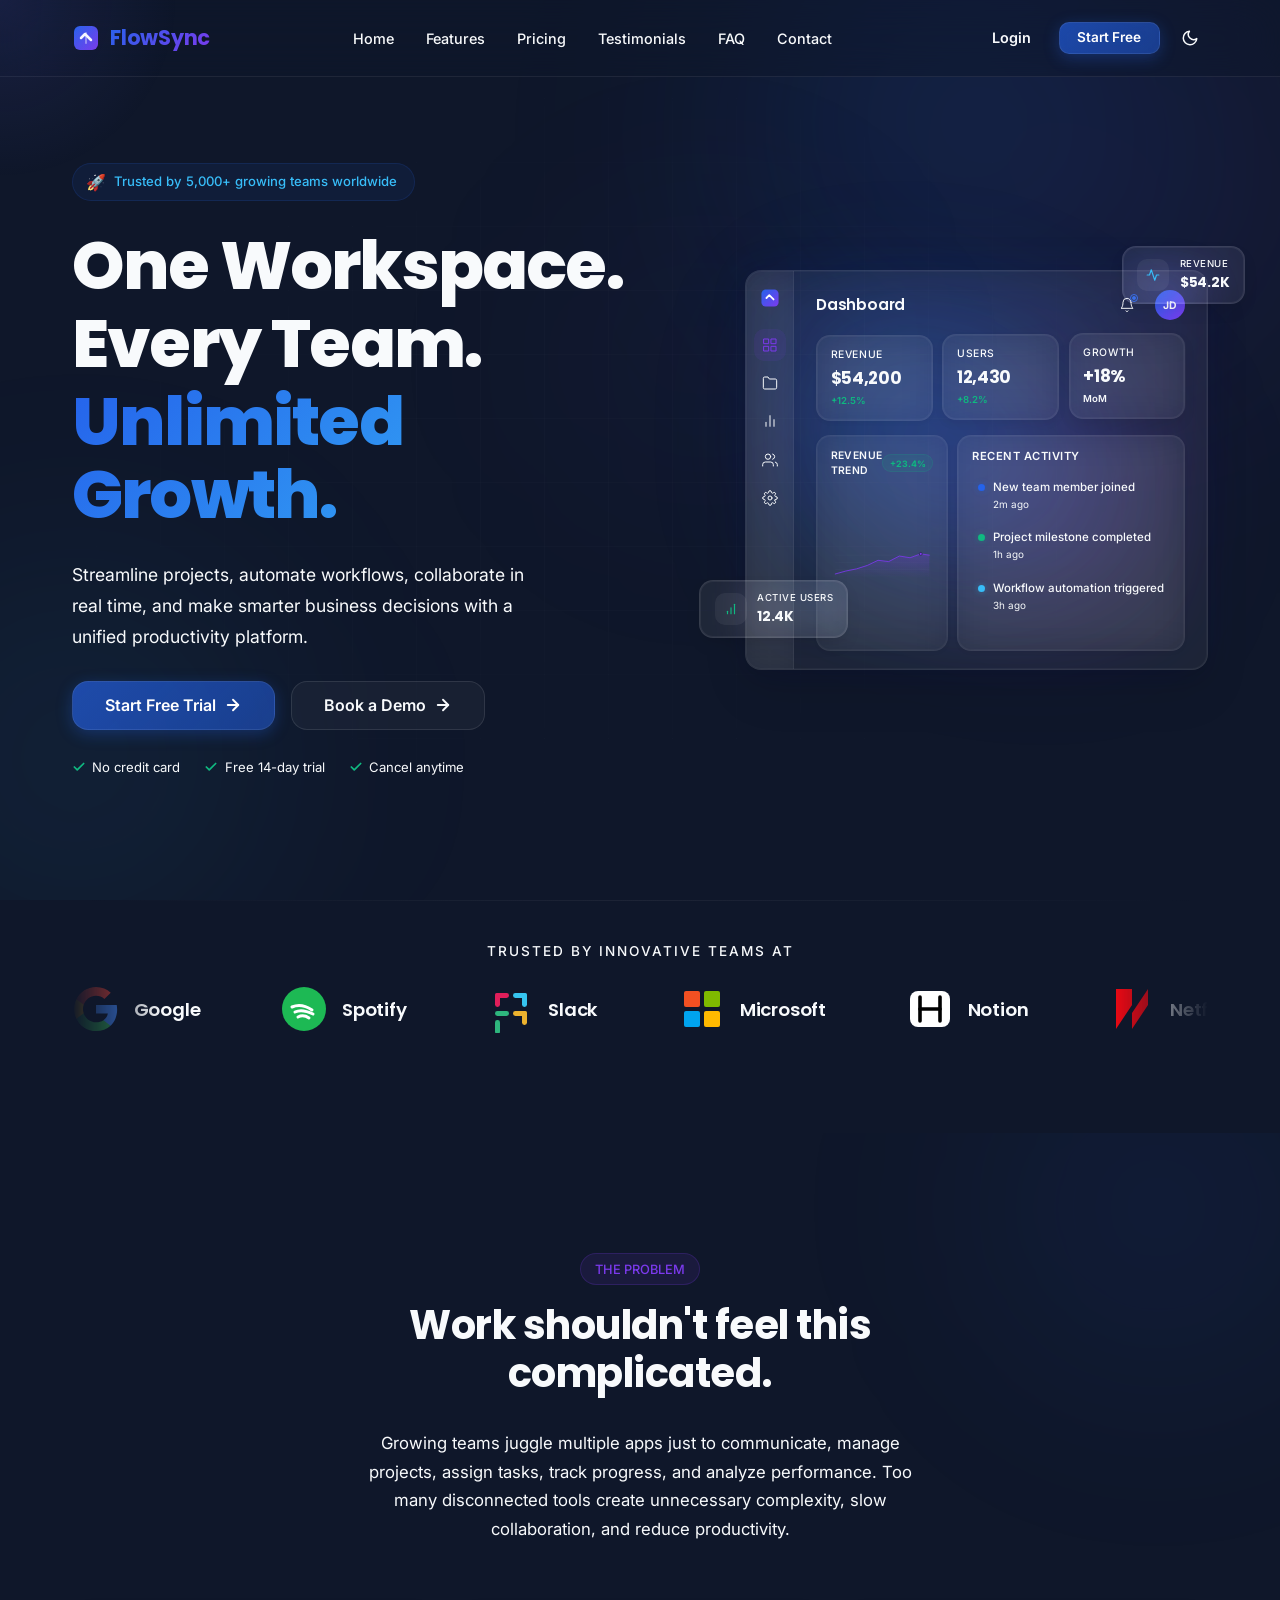
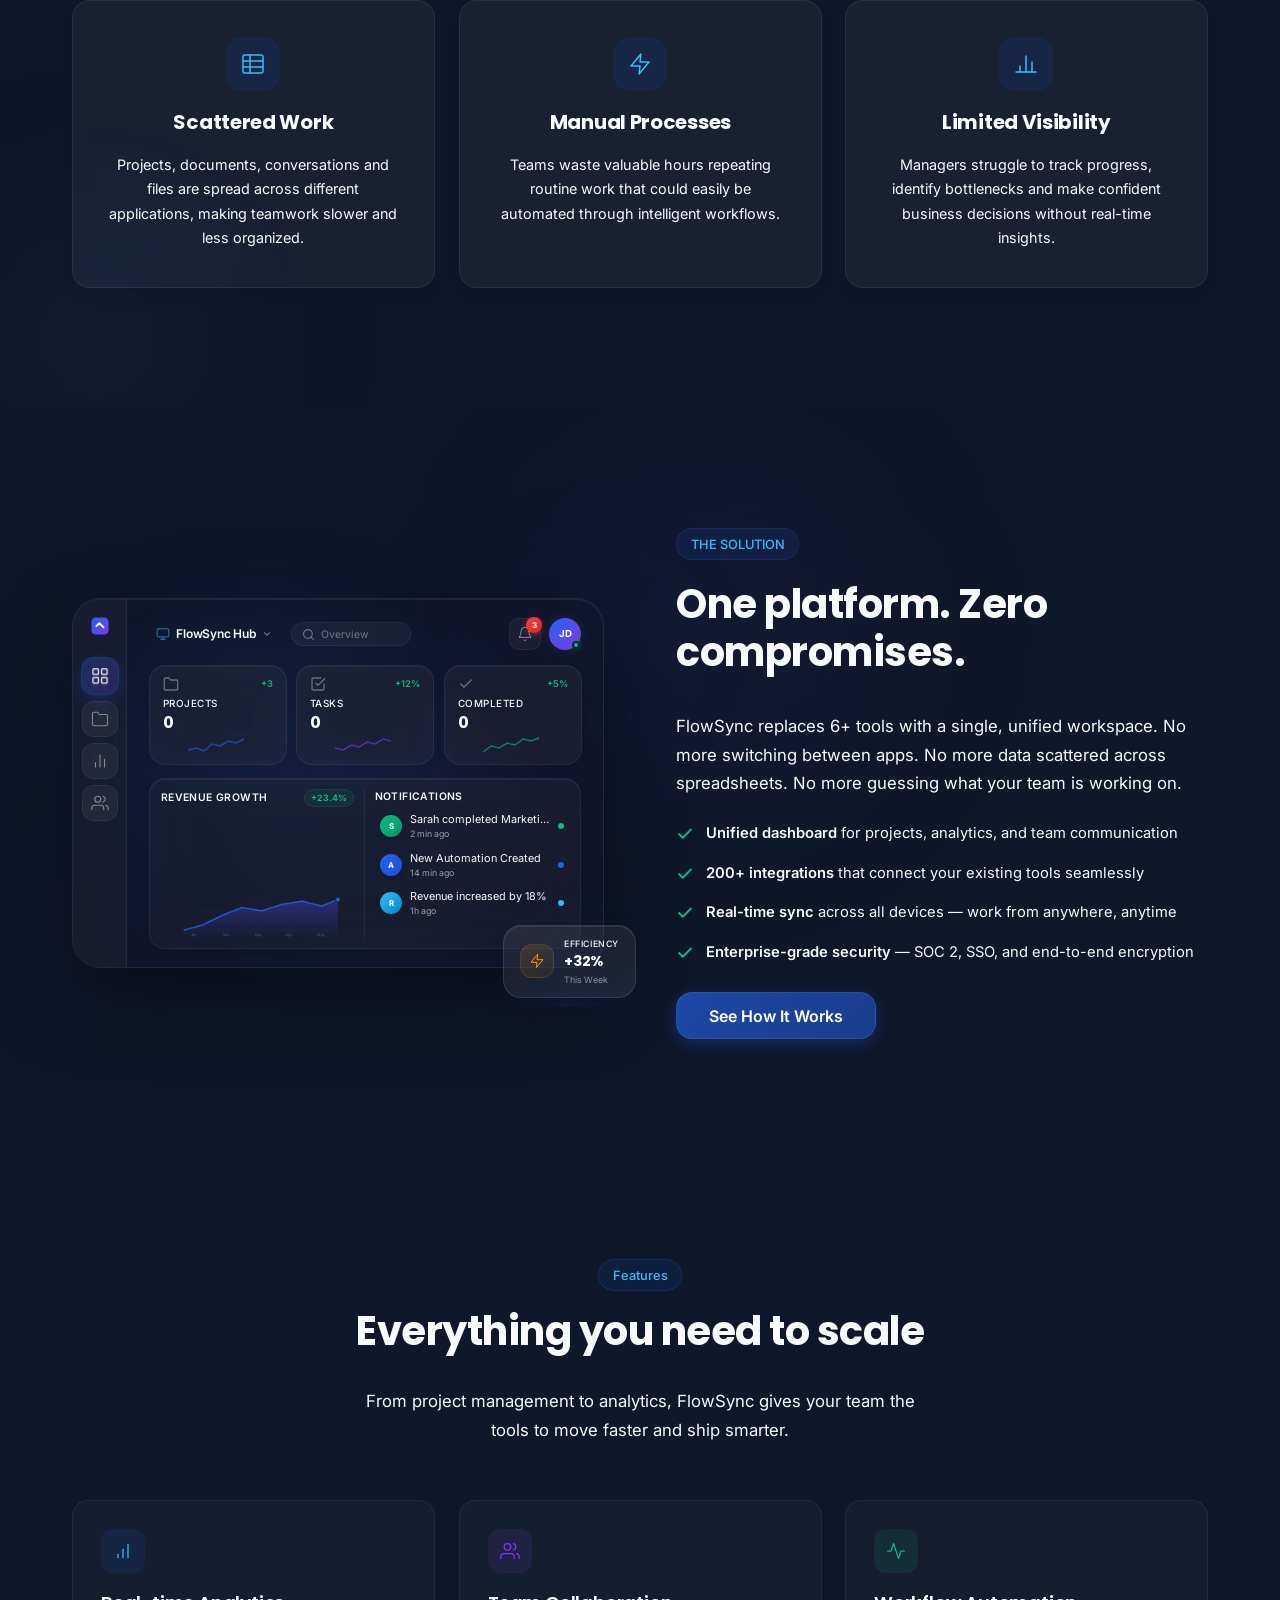
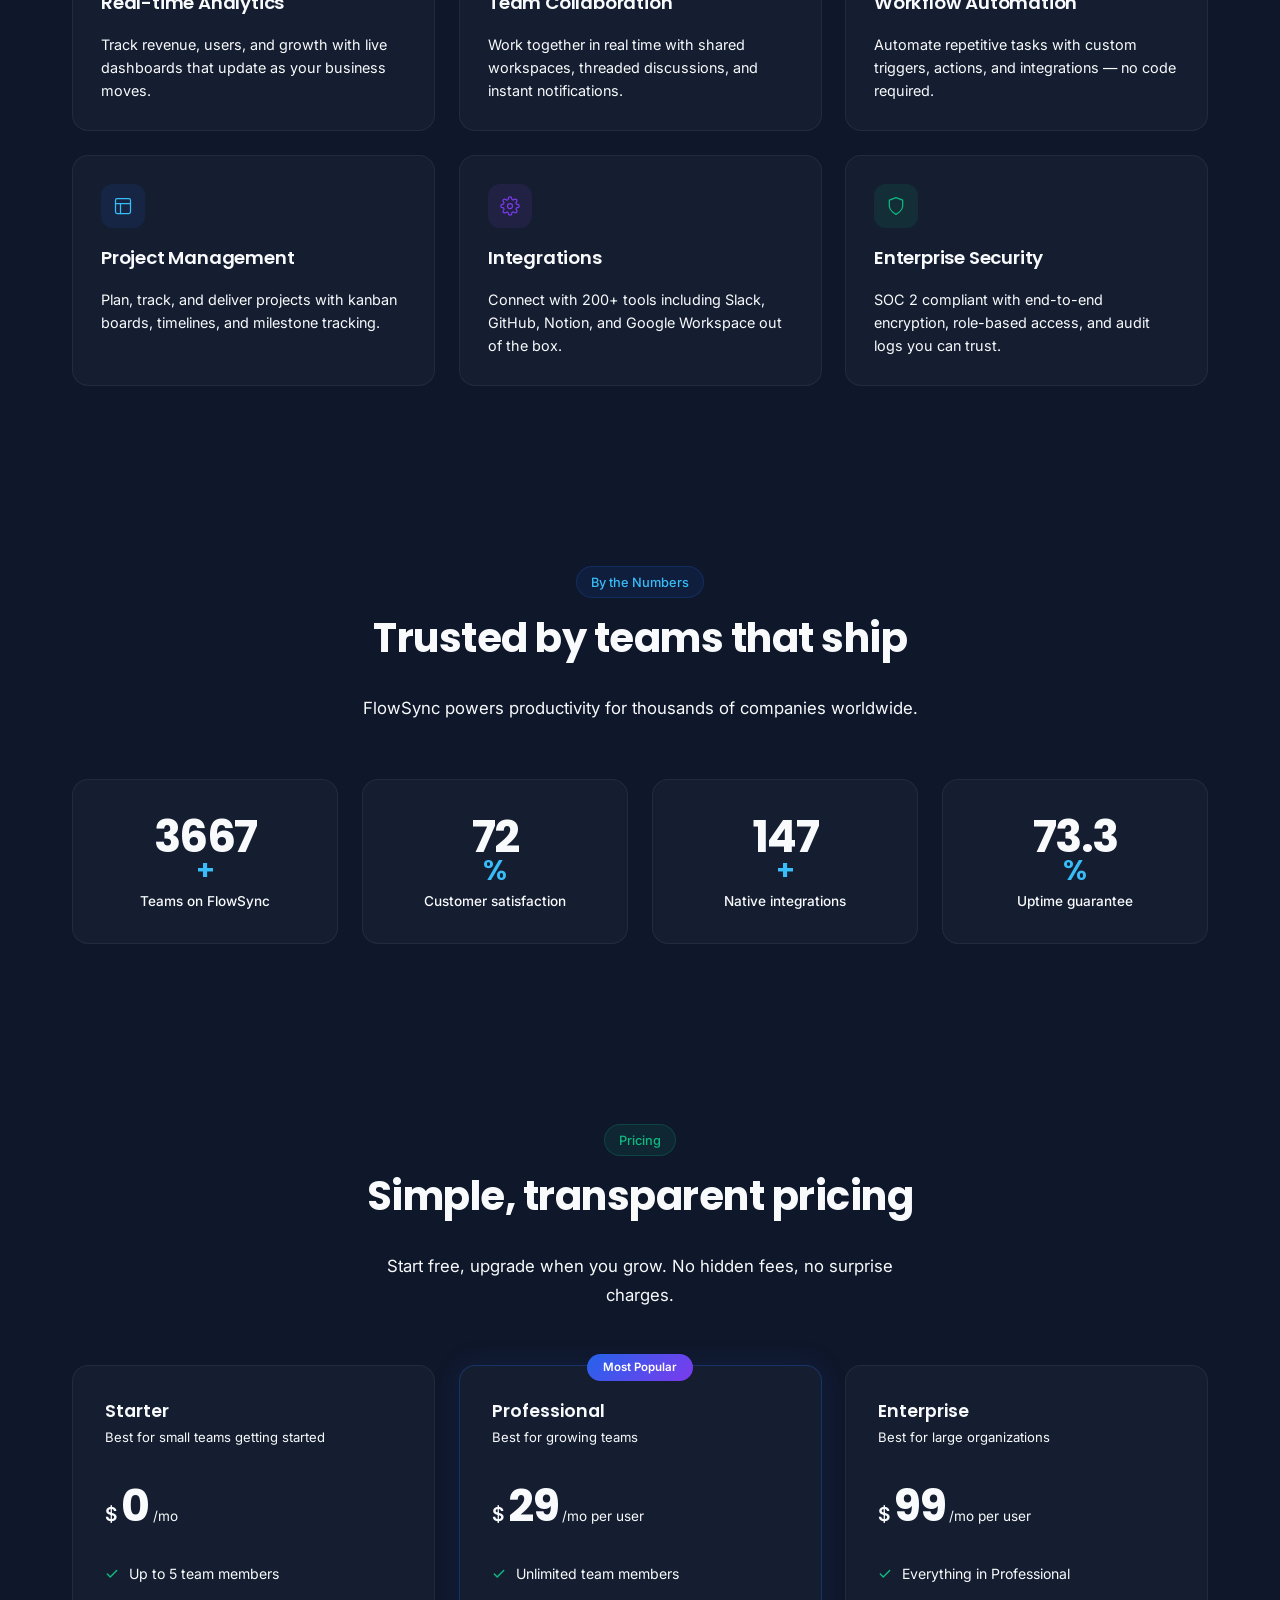
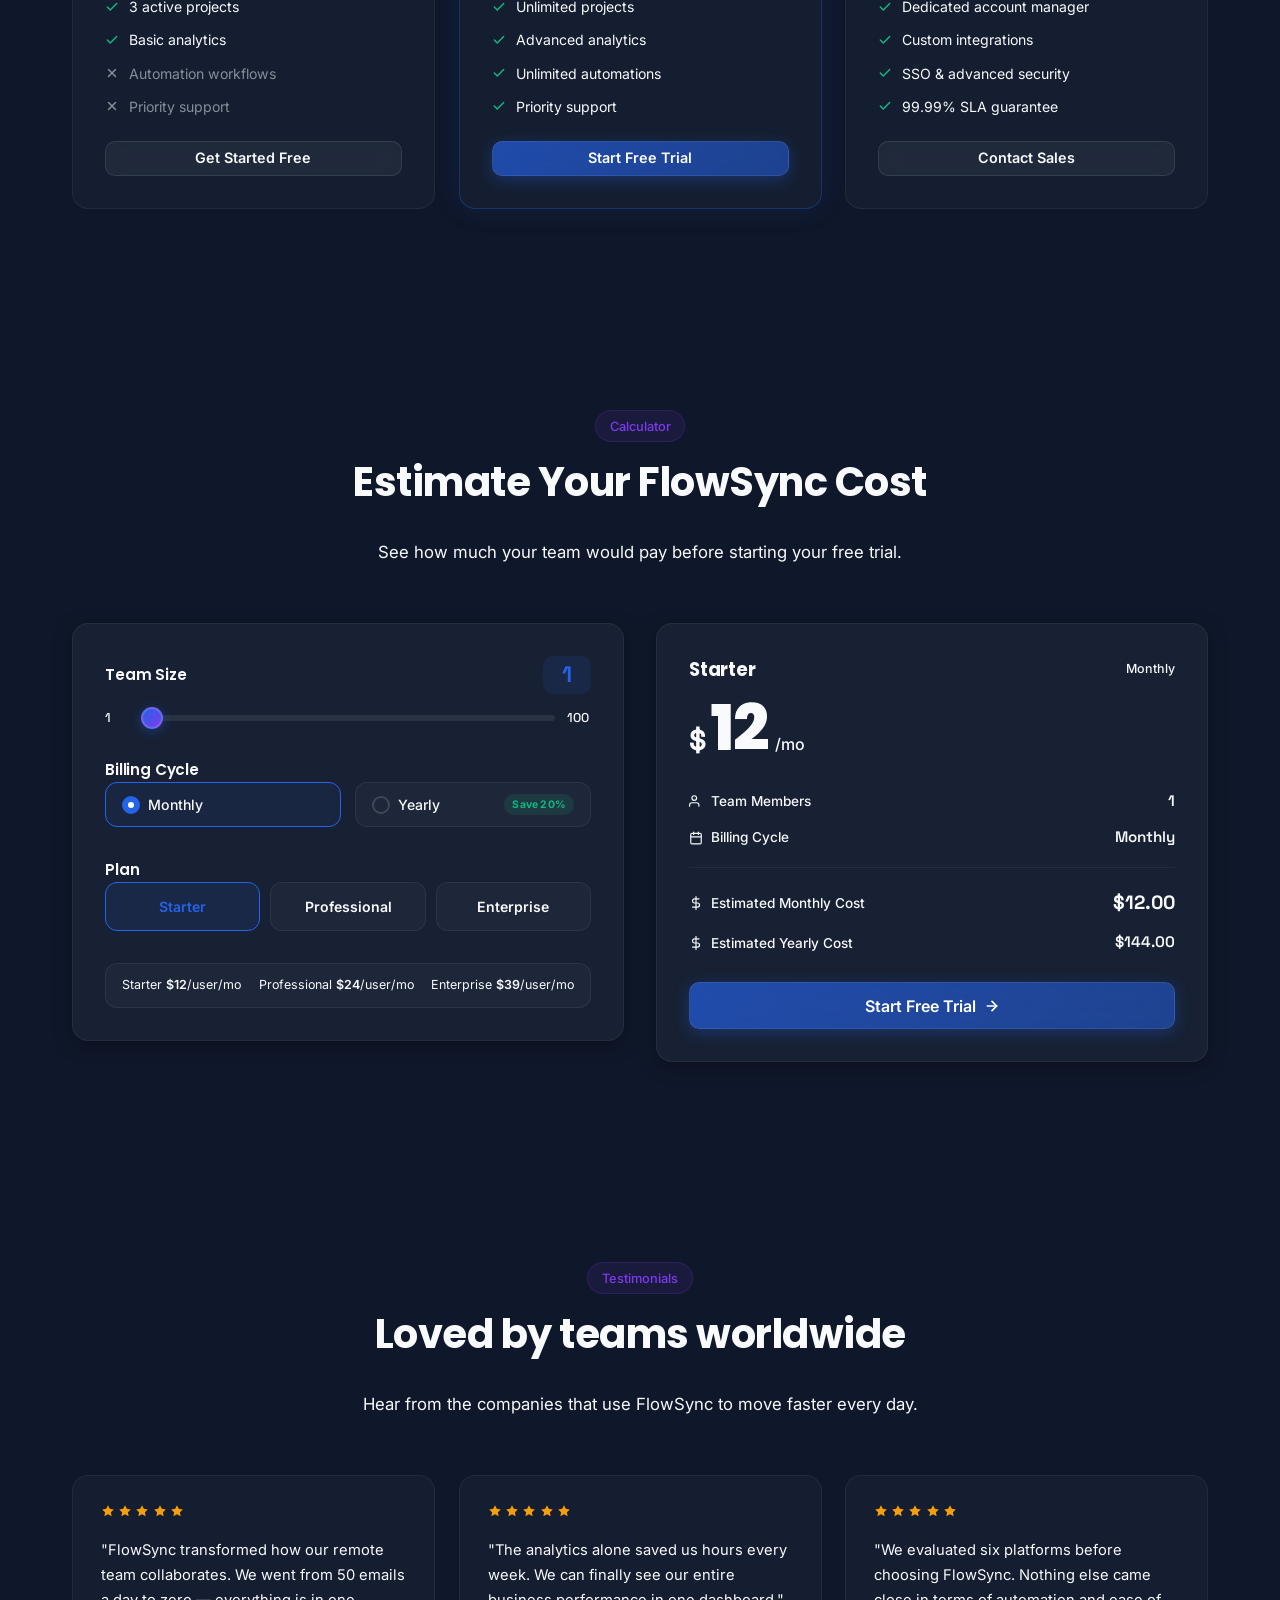
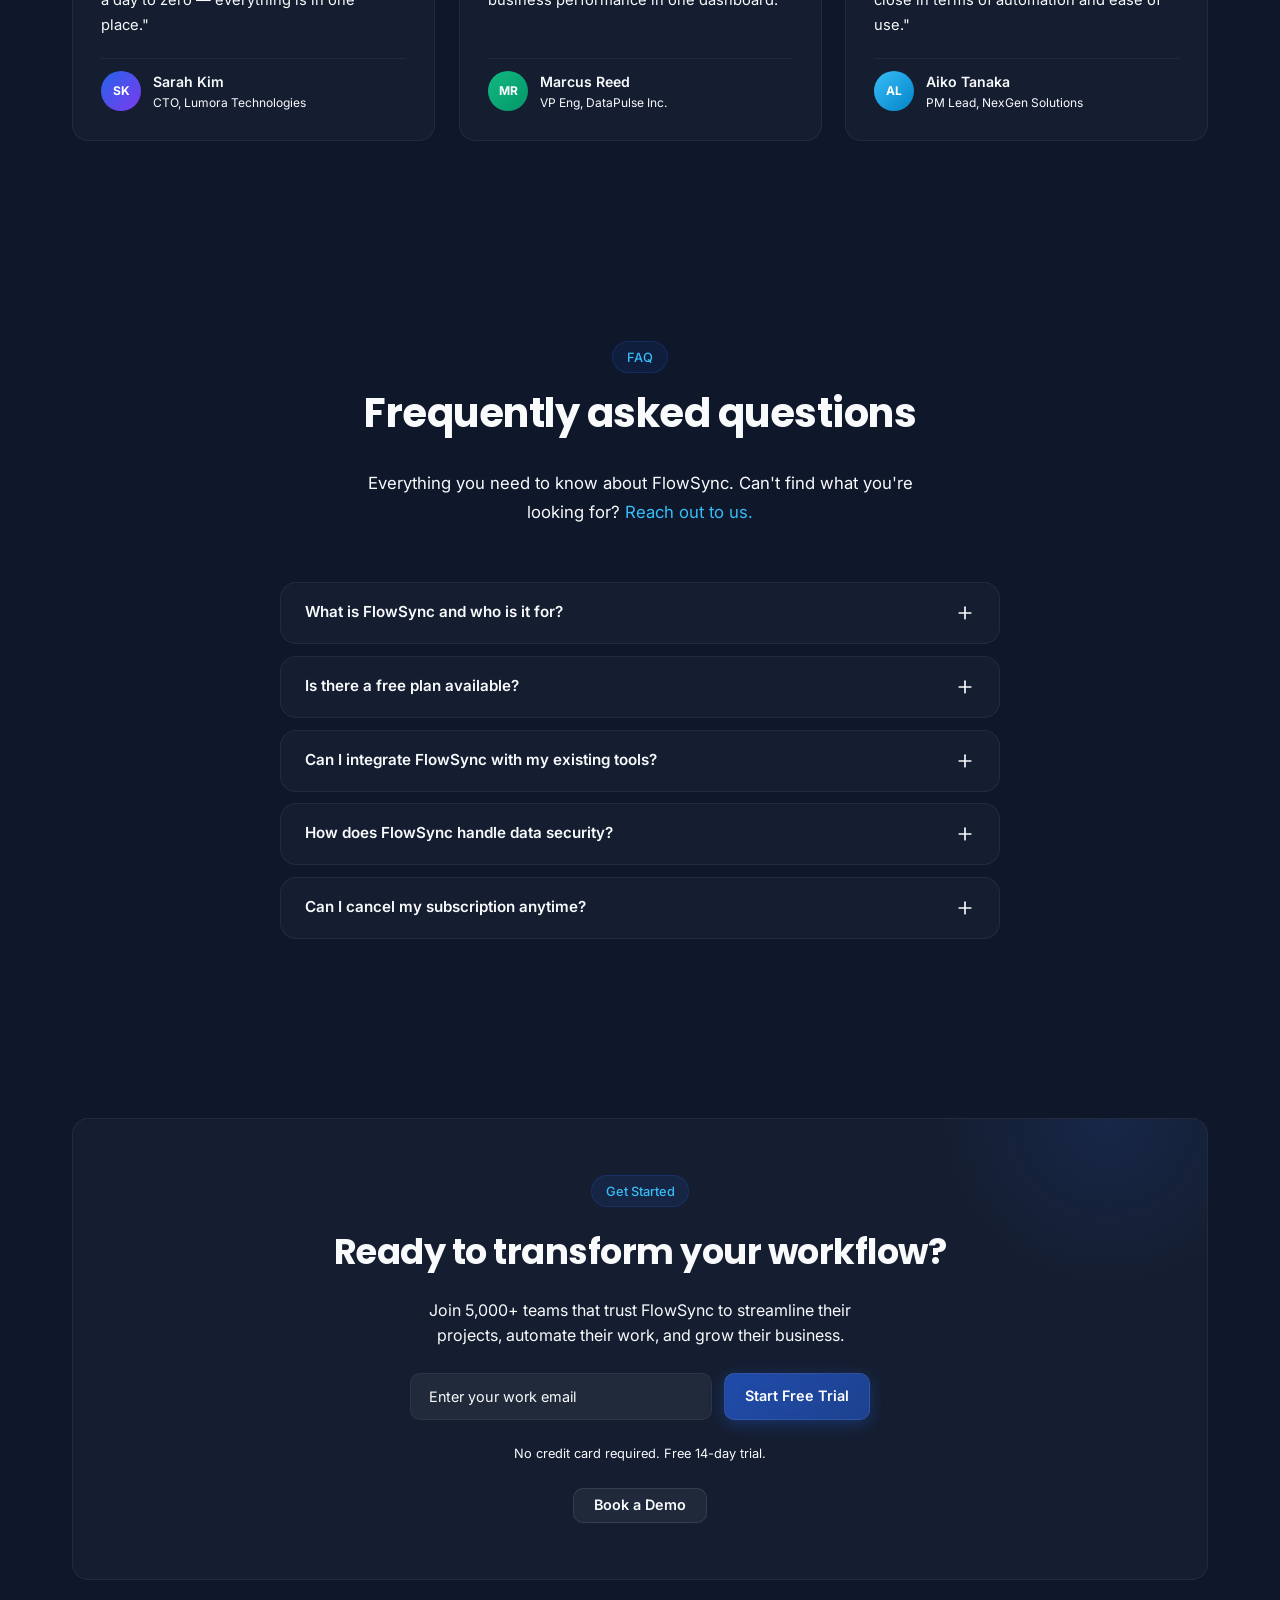
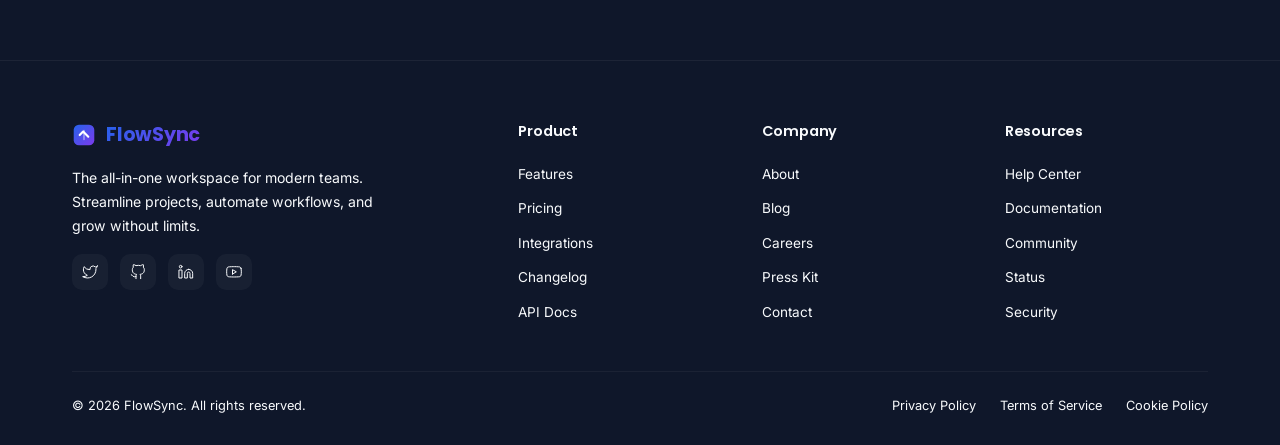
<file: html/dashboard.html>
<!DOCTYPE html>
<html lang="en" data-theme="dark">

<head>
    <meta charset="UTF-8">
    <meta name="viewport" content="width=device-width, initial-scale=1.0">
    <title>FlowSync | Dashboard</title>
    <meta name="description" content="View analytics, team activities, and ongoing projects on your FlowSync workspace.">

    <link rel="preconnect" href="https://fonts.googleapis.com">
    <link rel="preconnect" href="https://fonts.gstatic.com" crossorigin>
    <link href="https://fonts.googleapis.com/css2?family=Inter:wght@300;400;500;600;700&family=Outfit:wght@400;500;600;700;800&family=Space+Grotesk:wght@400;500;600;700&display=swap" rel="stylesheet">

    <link rel="stylesheet" href="../css/global.css">
    <link rel="stylesheet" href="../css/dashboard.css">
</head>

<body>

    <!-- Animated Background Orbs -->
    <div class="db-bg" aria-hidden="true">
        <div class="db-bg__orb db-bg__orb--1"></div>
        <div class="db-bg__orb db-bg__orb--2"></div>
        <div class="db-bg__grid"></div>
    </div>

    <!-- Sidebar Overlay (click to close on mobile) -->
    <div class="sidebar-overlay" id="sidebar-overlay" aria-hidden="true"></div>

    <!-- Dashboard Main Wrapper -->
    <div class="db-wrapper">

        <!-- Sidebar Navigation -->
        <aside class="db-sidebar" aria-label="Sidebar navigation">
            <!-- Sidebar Header / Logo -->
            <div class="sidebar-header">
                <a href="index.html" class="db-logo" aria-label="FlowSync Home">
                    <svg width="28" height="28" viewBox="0 0 28 28" fill="none" aria-hidden="true">
                        <rect x="2" y="2" width="24" height="24" rx="6" fill="url(#dbLogoGrad)" />
                        <path d="M9 14L13 10L19 16" stroke="white" stroke-width="2.5" stroke-linecap="round" stroke-linejoin="round" />
                        <path d="M14 9V19" stroke="white" stroke-width="2" stroke-linecap="round" opacity="0.4" />
                        <defs>
                            <linearGradient id="dbLogoGrad" x1="2" y1="2" x2="26" y2="26" gradientUnits="userSpaceOnUse">
                                <stop stop-color="var(--color-primary, #2563EB)" />
                                <stop offset="1" stop-color="var(--color-secondary, #7C3AED)" />
                            </linearGradient>
                        </defs>
                    </svg>
                    <span class="db-logo__text">FlowSync</span>
                </a>
                <!-- Close button (visible when sidebar is open on mobile) -->
                <button class="sidebar-close-btn" id="sidebar-close-btn" aria-label="Close sidebar">
                    <svg width="20" height="20" viewBox="0 0 24 24" fill="none" stroke="currentColor" stroke-width="2.5" stroke-linecap="round" stroke-linejoin="round" aria-hidden="true">
                        <line x1="18" y1="6" x2="6" y2="18"/><line x1="6" y1="6" x2="18" y2="18"/>
                    </svg>
                </button>
            </div>

            <!-- Profile Overview (Upper) -->
            <div class="sidebar-profile" id="sidebar-profile-upper" style="position: relative; cursor: pointer;">
                <div class="profile-avatar-wrap">
                    <div class="profile-avatar" id="avatar-upper">AR</div>
                    <span class="status-indicator active" aria-label="Active status"></span>
                </div>
                <div class="profile-info">
                    <span class="profile-name" id="username-upper">Alex R.</span>
                    <span class="profile-status" id="status-label">active</span>
                </div>
                <div class="profile-alert-icon">
                    <svg width="18" height="18" viewBox="0 0 24 24" fill="none" stroke="currentColor" stroke-width="2" stroke-linecap="round" stroke-linejoin="round">
                        <path d="M18 8A6 6 0 0 0 6 8c0 7-3 9-3 9h18s-3-2-3-9"></path>
                        <path d="M13.73 21a2 2 0 0 1-3.46 0"></path>
                    </svg>
                    <span class="alert-dot"></span>
                </div>

                <!-- Premium Profile Dropdown -->
                <div class="pd" id="profile-dropdown" aria-label="User menu" role="menu" hidden>
                    <!-- HEADER -->
                    <div class="pd-header">
                        <div class="pd-avatar-wrap">
                            <div class="pd-avatar" id="pd-avatar">AR</div>
                            <span class="pd-dot" aria-label="Online"></span>
                        </div>
                        <div class="pd-info">
                            <span class="pd-name" id="pd-name">Alex R.</span>
                            <span class="pd-email" id="pd-email">alex@example.com</span>
                            <span class="pd-status">Online</span>
                        </div>
                    </div>
                    <div class="pd-divider"></div>

                    <!-- BODY -->
                    <div class="pd-body">
                        <button class="pd-item" data-action="profile" role="menuitem" tabindex="-1">
                            <svg width="16" height="16" viewBox="0 0 24 24" fill="none" stroke="currentColor" stroke-width="2" stroke-linecap="round" stroke-linejoin="round" aria-hidden="true"><path d="M20 21v-2a4 4 0 0 0-4-4H8a4 4 0 0 0-4 4v2"></path><circle cx="12" cy="7" r="4"></circle></svg>
                            <span>Profile</span>
                        </button>
                        <button class="pd-item pd-item--between" data-action="appearance" role="menuitem" tabindex="-1">
                            <div class="pd-item-left">
                                <svg width="16" height="16" viewBox="0 0 24 24" fill="none" stroke="currentColor" stroke-width="2" stroke-linecap="round" stroke-linejoin="round" aria-hidden="true"><circle cx="12" cy="12" r="3"></circle><path d="M19.4 15a1.65 1.65 0 0 0 .33 1.82l.06.06a2 2 0 1 1-2.83 2.83l-.06-.06a1.65 1.65 0 0 0-1.82-.33 1.65 1.65 0 0 0-1 1.51V21a2 2 0 0 1-4 0v-.09A1.65 1.65 0 0 0 9 19.4a1.65 1.65 0 0 0-1.82.33l-.06.06a2 2 0 1 1-2.83-2.83l.06-.06a1.65 1.65 0 0 0 .33-1.82 1.65 1.65 0 0 0-1.51-1H3a2 2 0 0 1 0-4h.09A1.65 1.65 0 0 0 4.6 9a1.65 1.65 0 0 0-.33-1.82l-.06-.06a2 2 0 1 1 2.83-2.83l.06.06a1.65 1.65 0 0 0 1.82.33H9a1.65 1.65 0 0 0 1-1.51V3a2 2 0 0 1 4 0v.09a1.65 1.65 0 0 0 1 1.51 1.65 1.65 0 0 0 1.82-.33l.06-.06a2 2 0 1 1 2.83 2.83l-.06.06a1.65 1.65 0 0 0-.33 1.82V9a1.65 1.65 0 0 0 1.51 1H21a2 2 0 0 1 0 4h-.09a1.65 1.65 0 0 0-1.51 1z"></path></svg>
                                <span>Appearance</span>
                            </div>
                            <span class="pd-hint" id="pd-hint-theme">Dark</span>
                        </button>
                        <button class="pd-item pd-item--between" data-action="language" role="menuitem" tabindex="-1">
                            <div class="pd-item-left">
                                <svg width="16" height="16" viewBox="0 0 24 24" fill="none" stroke="currentColor" stroke-width="2" stroke-linecap="round" stroke-linejoin="round" aria-hidden="true"><circle cx="12" cy="12" r="10"></circle><line x1="2" y1="12" x2="22" y2="12"></line><path d="M12 2a15.3 15.3 0 0 1 4 10 15.3 15.3 0 0 1-4 10 15.3 15.3 0 0 1-4-10 15.3 15.3 0 0 1 4-10z"></path></svg>
                                <span>Language</span>
                            </div>
                            <span class="pd-hint" id="pd-hint-lang">English</span>
                        </button>
                        <div class="pd-item pd-item--between" role="menuitem">
                            <div class="pd-item-left">
                                <svg width="16" height="16" viewBox="0 0 24 24" fill="none" stroke="currentColor" stroke-width="2" stroke-linecap="round" stroke-linejoin="round" aria-hidden="true"><path d="M18 8A6 6 0 0 0 6 8c0 7-3 9-3 9h18s-3-2-3-9"></path><path d="M13.73 21a2 2 0 0 1-3.46 0"></path></svg>
                                <span>Notifications</span>
                            </div>
                            <label class="pd-toggle" aria-label="Toggle notifications">
                                <input type="checkbox" id="pd-notif-toggle" checked>
                                <span class="pd-toggle-track"></span>
                            </label>
                        </div>
                        <button class="pd-item" data-action="settings" role="menuitem" tabindex="-1">
                            <svg width="16" height="16" viewBox="0 0 24 24" fill="none" stroke="currentColor" stroke-width="2" stroke-linecap="round" stroke-linejoin="round" aria-hidden="true"><rect x="2" y="2" width="20" height="20" rx="2.18"></rect><line x1="12" y1="8" x2="12" y2="16"></line><line x1="8" y1="12" x2="16" y2="12"></line></svg>
                            <span>Settings</span>
                        </button>
                        <button class="pd-item" data-action="help" role="menuitem" tabindex="-1">
                            <svg width="16" height="16" viewBox="0 0 24 24" fill="none" stroke="currentColor" stroke-width="2" stroke-linecap="round" stroke-linejoin="round" aria-hidden="true"><circle cx="12" cy="12" r="10"></circle><path d="M9.09 9a3 3 0 0 1 5.83 1c0 2-3 3-3 3"></path><line x1="12" y1="17" x2="12.01" y2="17"></line></svg>
                            <span>Help Center</span>
                        </button>
                    </div>
                    <div class="pd-divider"></div>

                    <!-- FOOTER -->
                    <div class="pd-footer">
                        <button class="pd-item pd-item--danger" id="pd-logout-btn" role="menuitem" tabindex="-1">
                            <svg width="16" height="16" viewBox="0 0 24 24" fill="none" stroke="currentColor" stroke-width="2" stroke-linecap="round" stroke-linejoin="round" aria-hidden="true"><path d="M9 21H5a2 2 0 0 1-2-2V5a2 2 0 0 1 2-2h4"></path><polyline points="16 17 21 12 16 7"></polyline><line x1="21" y1="12" x2="9" y2="12"></line></svg>
                            <span>Logout</span>
                        </button>
                    </div>
                </div>
            </div>

            <!-- Nav Links -->
            <nav class="sidebar-nav" aria-label="Main menu">
                <ul class="nav-list">
                    <li class="nav-item">
                        <a href="dashboard.html" class="nav-link nav-link--active" id="nav-dashboard">
                            <svg class="nav-icon" width="20" height="20" viewBox="0 0 24 24" fill="none" stroke="currentColor" stroke-width="2" stroke-linecap="round" stroke-linejoin="round">
                                <rect x="3" y="3" width="7" height="7"></rect>
                                <rect x="14" y="3" width="7" height="7"></rect>
                                <rect x="14" y="14" width="7" height="7"></rect>
                                <rect x="3" y="14" width="7" height="7"></rect>
                            </svg>
                            <span class="nav-text">Dashboard</span>
                        </a>
                    </li>
                    <li class="nav-item">
                        <a href="#" class="nav-link" id="nav-analytics">
                            <svg class="nav-icon" width="20" height="20" viewBox="0 0 24 24" fill="none" stroke="currentColor" stroke-width="2" stroke-linecap="round" stroke-linejoin="round">
                                <line x1="18" y1="20" x2="18" y2="10"/>
                                <line x1="12" y1="20" x2="12" y2="4"/>
                                <line x1="6" y1="20" x2="6" y2="14"/>
                            </svg>
                            <span class="nav-text">Analytics</span>
                        </a>
                    </li>
                    <li class="nav-item">
                        <a href="#" class="nav-link" id="nav-projects">
                            <svg class="nav-icon" width="20" height="20" viewBox="0 0 24 24" fill="none" stroke="currentColor" stroke-width="2" stroke-linecap="round" stroke-linejoin="round">
                                <path d="M22 19a2 2 0 0 1-2 2H4a2 2 0 0 1-2-2V5a2 2 0 0 1 2-2h5l2 3h9a2 2 0 0 1 2 2z"></path>
                            </svg>
                            <span class="nav-text">Projects</span>
                        </a>
                    </li>
                    <li class="nav-item">
                        <a href="#" class="nav-link" id="nav-team">
                            <svg class="nav-icon" width="20" height="20" viewBox="0 0 24 24" fill="none" stroke="currentColor" stroke-width="2" stroke-linecap="round" stroke-linejoin="round">
                                <path d="M17 21v-2a4 4 0 0 0-4-4H5a4 4 0 0 0-4 4v2"></path>
                                <circle cx="9" cy="7" r="4"></circle>
                                <path d="M23 21v-2a4 4 0 0 0-3-3.87"></path>
                                <path d="M16 3.13a4 4 0 0 1 0 7.75"></path>
                            </svg>
                            <span class="nav-text">Team</span>
                        </a>
                    </li>
                    <li class="nav-item">
                        <a href="#" class="nav-link" id="nav-messages">
                            <svg class="nav-icon" width="20" height="20" viewBox="0 0 24 24" fill="none" stroke="currentColor" stroke-width="2" stroke-linecap="round" stroke-linejoin="round">
                                <path d="M21 15a2 2 0 0 1-2 2H7l-4 4V5a2 2 0 0 1 2-2h14a2 2 0 0 1 2 2z"></path>
                            </svg>
                            <span class="nav-text">Messages</span>
                        </a>
                    </li>
                    <li class="nav-item">
                        <a href="#" class="nav-link" id="nav-settings">
                            <svg class="nav-icon" width="20" height="20" viewBox="0 0 24 24" fill="none" stroke="currentColor" stroke-width="2" stroke-linecap="round" stroke-linejoin="round">
                                <circle cx="12" cy="12" r="3"></circle>
                                <path d="M19.4 15a1.65 1.65 0 0 0 .33 1.82l.06.06a2 2 0 1 1-2.83 2.83l-.06-.06a1.65 1.65 0 0 0-1.82-.33 1.65 1.65 0 0 0-1 1.51V21a2 2 0 0 1-4 0v-.09A1.65 1.65 0 0 0 9 19.4a1.65 1.65 0 0 0-1.82.33l-.06.06a2 2 0 1 1-2.83-2.83l.06-.06a1.65 1.65 0 0 0 .33-1.82 1.65 1.65 0 0 0-1.51-1H3a2 2 0 0 1 0-4h.09A1.65 1.65 0 0 0 4.6 9a1.65 1.65 0 0 0-.33-1.82l-.06-.06a2 2 0 1 1 2.83-2.83l.06.06a1.65 1.65 0 0 0 1.82.33H9a1.65 1.65 0 0 0 1-1.51V3a2 2 0 0 1 4 0v.09a1.65 1.65 0 0 0 1 1.51 1.65 1.65 0 0 0 1.82-.33l.06-.06a2 2 0 1 1 2.83 2.83l-.06.06a1.65 1.65 0 0 0-.33 1.82V9a1.65 1.65 0 0 0 1.51 1H21a2 2 0 0 1 0 4h-.09a1.65 1.65 0 0 0-1.51 1z"></path>
                            </svg>
                            <span class="nav-text">Settings</span>
                        </a>
                    </li>
                </ul>
            </nav>

            <!-- Profile Overview (Lower/Footer) -->
            <div class="sidebar-footer">
                <div class="sidebar-profile sidebar-profile--mini">
                    <div class="profile-avatar-wrap">
                        <div class="profile-avatar" id="avatar-lower">AR</div>
                        <span class="status-indicator active"></span>
                    </div>
                    <div class="profile-info">
                        <span class="profile-name" id="username-lower">Alex R.</span>
                        <span class="profile-status">active</span>
                    </div>
                    <div class="profile-alert-icon">
                        <svg width="18" height="18" viewBox="0 0 24 24" fill="none" stroke="currentColor" stroke-width="2" stroke-linecap="round" stroke-linejoin="round">
                            <path d="M18 8A6 6 0 0 0 6 8c0 7-3 9-3 9h18s-3-2-3-9"></path>
                            <path d="M13.73 21a2 2 0 0 1-3.46 0"></path>
                        </svg>
                        <span class="alert-dot"></span>
                    </div>
                </div>
            </div>
        </aside>

        <!-- Main Workspace Panel -->
        <main class="db-main" role="main" aria-label="Workspace dashboard">

            <!-- Top Header Bar -->
            <header class="db-header">
                <!-- Hamburger button (always visible, opens sidebar) -->
                <button class="hamburger-btn" id="hamburger-btn" aria-label="Open sidebar" aria-expanded="false">
                    <svg width="22" height="22" viewBox="0 0 24 24" fill="none" stroke="currentColor" stroke-width="2.5" stroke-linecap="round" stroke-linejoin="round" aria-hidden="true">
                        <line x1="3" y1="6" x2="21" y2="6"/>
                        <line x1="3" y1="12" x2="21" y2="12"/>
                        <line x1="3" y1="18" x2="21" y2="18"/>
                    </svg>
                </button>
                <!-- Search -->
                <div class="header-search">
                    <svg width="18" height="18" viewBox="0 0 24 24" fill="none" stroke="currentColor" stroke-width="2" stroke-linecap="round" stroke-linejoin="round" class="search-icon">
                        <circle cx="11" cy="11" r="8"></circle><line x1="21" y1="21" x2="16.65" y2="16.65"></line>
                    </svg>
                    <input type="search" placeholder="Search..." id="search-input" aria-label="Search dashboard">
                </div>

                <!-- Header Actions Control -->
                <div class="header-actions">
                    <button class="header-btn" aria-label="Notifications" id="btn-notifications">
                        <svg width="18" height="18" viewBox="0 0 24 24" fill="none" stroke="currentColor" stroke-width="2" stroke-linecap="round" stroke-linejoin="round">
                            <path d="M18 8A6 6 0 0 0 6 8c0 7-3 9-3 9h18s-3-2-3-9"></path>
                            <path d="M13.73 21a2 2 0 0 1-3.46 0"></path>
                        </svg>
                        <span class="badge badge--danger"></span>
                    </button>
                    <button class="header-btn" aria-label="Inbox" id="btn-inbox">
                        <svg width="18" height="18" viewBox="0 0 24 24" fill="none" stroke="currentColor" stroke-width="2" stroke-linecap="round" stroke-linejoin="round">
                            <path d="M4 4h16c1.1 0 2 .9 2 2v12c0 1.1-.9 2-2 2H4c-1.1 0-2-.9-2-2V6c0-1.1.9-2 2-2z"></path>
                            <polyline points="22,6 12,13 2,6"></polyline>
                        </svg>
                    </button>

                    <!-- Date Range Widget -->
                    <button class="header-date" id="date-range-btn">
                        <svg width="16" height="16" viewBox="0 0 24 24" fill="none" stroke="currentColor" stroke-width="2" stroke-linecap="round" stroke-linejoin="round">
                            <rect x="3" y="4" width="18" height="18" rx="2" ry="2"></rect>
                            <line x1="16" y1="2" x2="16" y2="6"></line>
                            <line x1="8" y1="2" x2="8" y2="6"></line>
                            <line x1="3" y1="10" x2="21" y2="10"></line>
                        </svg>
                        <span id="date-label">Sept 21 - Oct 20</span>
                        <svg width="12" height="12" viewBox="0 0 24 24" fill="none" stroke="currentColor" stroke-width="3" stroke-linecap="round" stroke-linejoin="round"><polyline points="6 9 12 15 18 9"/></svg>
                    </button>

                    <!-- Language Selector -->
                    <div class="header-dropdown-wrap lang-dropdown-wrap">
                        <svg class="lang-icon" width="15" height="15" viewBox="0 0 24 24" fill="none" stroke="currentColor" stroke-width="2" stroke-linecap="round" stroke-linejoin="round" aria-hidden="true"><circle cx="12" cy="12" r="10"/><line x1="2" y1="12" x2="22" y2="12"/><path d="M12 2a15.3 15.3 0 0 1 4 10 15.3 15.3 0 0 1-4 10 15.3 15.3 0 0 1-4-10 15.3 15.3 0 0 1 4-10z"/></svg>
                        <select class="header-dropdown" id="lang-selector" aria-label="Language selector">
                            <option value="en">English</option>
                            <option value="en-gb">English (UK)</option>
                            <option value="de">Deutsch</option>
                            <option value="fr">Français</option>
                            <option value="es">Español</option>
                            <option value="ja">日本語</option>
                            <option value="zh">中文</option>
                            <option value="ar">العربية</option>
                            <option value="ur">اردو</option>
                        </select>
                    </div>

                    <!-- Theme Toggle Button -->
                    <button class="db-theme-toggle" id="db-theme-btn" aria-label="Toggle theme">
                        <svg class="db-theme-icon db-theme-icon--sun" width="16" height="16" viewBox="0 0 24 24" fill="none" stroke="currentColor" stroke-width="2" stroke-linecap="round" stroke-linejoin="round" aria-hidden="true">
                            <circle cx="12" cy="12" r="5"/><line x1="12" y1="1" x2="12" y2="3"/><line x1="12" y1="21" x2="12" y2="23"/>
                            <line x1="4.22" y1="4.22" x2="5.64" y2="5.64"/><line x1="18.36" y1="18.36" x2="19.78" y2="19.78"/>
                            <line x1="1" y1="12" x2="3" y2="12"/><line x1="21" y1="12" x2="23" y2="12"/>
                            <line x1="4.22" y1="19.78" x2="5.64" y2="18.36"/><line x1="18.36" y1="5.64" x2="19.78" y2="4.22"/>
                        </svg>
                        <svg class="db-theme-icon db-theme-icon--moon" width="16" height="16" viewBox="0 0 24 24" fill="none" stroke="currentColor" stroke-width="2" stroke-linecap="round" stroke-linejoin="round" aria-hidden="true">
                            <path d="M21 12.79A9 9 0 1111.21 3 7 7 0 0021 12.79z"/>
                        </svg>
                    </button>
                </div>
            </header>

            <!-- Dashboard Content Container -->
            <div class="db-content">

                <!-- Header Title Row -->
                <div class="db-title-row">
                    <h1 class="db-title" id="dashboard-heading">FLOWSYNC • WORKSPACE OVERVIEW</h1>
                    <div class="db-badge-tag">
                        <svg width="12" height="12" viewBox="0 0 24 24" fill="none" stroke="currentColor" stroke-width="2" stroke-linecap="round" stroke-linejoin="round"><circle cx="12" cy="12" r="10"></circle><line x1="2" y1="12" x2="22" y2="12"></line><path d="M12 2a15.3 15.3 0 0 1 4 10 15.3 15.3 0 0 1-4 10 15.3 15.3 0 0 1-4-10 15.3 15.3 0 0 1 4-10z"></path></svg>
                        <span id="scope-status">Global</span>
                    </div>
                </div>

                <!-- 4 Metrics Cards Grid -->
                <div class="metrics-grid reveal-stagger">
                    <!-- Metric Card 1: Active Users -->
                    <div class="metric-card glass-card ripple reveal">
                        <div class="m-card__header">
                            <span class="m-card__title" id="m1-title">Active Users</span>
                            <span class="m-badge m-badge--success">+12%</span>
                        </div>
                        <div class="m-card__value">18,450</div>
                        <div class="m-card__chart">
                            <!-- SVG Sparkline (Green) -->
                            <svg class="sparkline-svg" viewBox="0 0 120 40">
                                <defs>
                                    <linearGradient id="sparkGradGreen" x1="0" y1="0" x2="0" y2="1">
                                        <stop offset="0%" stop-color="#10B981" stop-opacity="0.3"></stop>
                                        <stop offset="100%" stop-color="#10B981" stop-opacity="0.0"></stop>
                                    </linearGradient>
                                </defs>
                                <path d="M 0 35 Q 15 28 30 32 T 60 22 T 90 28 T 120 10 L 120 40 L 0 40 Z" fill="url(#sparkGradGreen)"></path>
                                <path d="M 0 35 Q 15 28 30 32 T 60 22 T 90 28 T 120 10" fill="none" stroke="#10B981" stroke-width="2" stroke-linecap="round"></path>
                            </svg>
                        </div>
                    </div>

                    <!-- Metric Card 2: Monthly Revenue -->
                    <div class="metric-card glass-card ripple reveal">
                        <div class="m-card__header">
                            <span class="m-card__title" id="m2-title">Monthly Revenue</span>
                            <span class="m-badge m-badge--blue">+8%</span>
                        </div>
                        <div class="m-card__value">$94,201</div>
                        <div class="m-card__chart">
                            <!-- SVG Bar Sparkline (Blue) -->
                            <svg class="sparkline-svg" viewBox="0 0 120 40">
                                <g fill="var(--color-primary, #2563EB)" opacity="0.85">
                                    <rect x="5" y="24" width="8" height="16" rx="2"></rect>
                                    <rect x="20" y="18" width="8" height="22" rx="2"></rect>
                                    <rect x="35" y="26" width="8" height="14" rx="2"></rect>
                                    <rect x="50" y="14" width="8" height="26" rx="2"></rect>
                                    <rect x="65" y="20" width="8" height="20" rx="2"></rect>
                                    <rect x="80" y="10" width="8" height="30" rx="2"></rect>
                                    <rect x="95" y="16" width="8" height="24" rx="2"></rect>
                                    <rect x="110" y="6" width="8" height="34" rx="2"></rect>
                                </g>
                            </svg>
                        </div>
                    </div>

                    <!-- Metric Card 3: Conversion Rate -->
                    <div class="metric-card glass-card ripple reveal">
                        <div class="m-card__header">
                            <span class="m-card__title" id="m3-title">Conversion Rate</span>
                            <span class="m-badge m-badge--purple">+3.1%</span>
                        </div>
                        <div class="m-card__content-row">
                            <div class="m-card__value">4.8%</div>
                            <div class="m-card__circular">
                                <!-- Donut Progress Meter -->
                                <svg width="44" height="44" viewBox="0 0 36 36">
                                    <circle class="donut-track" cx="18" cy="18" r="15.915" fill="transparent" stroke="var(--border-strong)" stroke-width="3"></circle>
                                    <circle class="donut-segment" cx="18" cy="18" r="15.915" fill="transparent" stroke="#7C3AED" stroke-width="3.5" stroke-dasharray="72 28" stroke-dashoffset="25"></circle>
                                </svg>
                            </div>
                        </div>
                    </div>

                    <!-- Metric Card 4: Growth -->
                    <div class="metric-card glass-card ripple reveal">
                        <div class="m-card__header">
                            <span class="m-card__title" id="m4-title">Growth</span>
                            <span class="m-badge m-badge--yellow">+5.2%</span>
                        </div>
                        <div class="m-card__value">+24%</div>
                        <div class="m-card__chart">
                            <!-- SVG Sparkline (Yellow - upward trend for growth) -->
                            <svg class="sparkline-svg" viewBox="0 0 120 40">
                                <defs>
                                    <linearGradient id="sparkGradYellow" x1="0" y1="0" x2="0" y2="1">
                                        <stop offset="0%" stop-color="#F59E0B" stop-opacity="0.3"></stop>
                                        <stop offset="100%" stop-color="#F59E0B" stop-opacity="0.0"></stop>
                                    </linearGradient>
                                </defs>
                                <path d="M 0 34 Q 30 28 60 20 T 100 10 T 120 6 L 120 40 L 0 40 Z" fill="url(#sparkGradYellow)"></path>
                                <path d="M 0 34 Q 30 28 60 20 T 100 10 T 120 6" fill="none" stroke="#F59E0B" stroke-width="2" stroke-linecap="round"></path>
                            </svg>
                        </div>
                    </div>
                </div>

                <!-- Main Content Grid -->
                <div class="content-grid reveal-stagger">

                    <!-- Left: Platform Growth Trends -->
                    <section class="grid-panel main-chart glass-card reveal" aria-labelledby="chart-heading">
                        <header class="panel-header">
                            <h2 class="panel-title" id="chart-heading">Platform Growth Trends</h2>
                            <div class="chart-legend">
                                <span class="legend-item"><span class="legend-dot" style="background: #2563EB;"></span>Users</span>
                                <span class="legend-item"><span class="legend-dot" style="background: #10B981;"></span>Sales</span>
                                <span class="legend-item"><span class="legend-dot" style="background: #7C3AED;"></span>Trials</span>
                            </div>
                        </header>

                        <!-- High-Fidelity SVG Interactive Chart -->
                        <div class="chart-container" id="trends-chart-container">
                            <svg class="main-chart-svg" viewBox="0 0 600 320" preserveAspectRatio="none">
                                <defs>
                                    <!-- Gradients for paths -->
                                    <linearGradient id="chartBlueGrad" x1="0" y1="0" x2="0" y2="1">
                                        <stop offset="0%" stop-color="#2563EB" stop-opacity="0.25"></stop>
                                        <stop offset="100%" stop-color="#2563EB" stop-opacity="0.0"></stop>
                                    </linearGradient>
                                    <linearGradient id="chartGreenGrad" x1="0" y1="0" x2="0" y2="1">
                                        <stop offset="0%" stop-color="#10B981" stop-opacity="0.25"></stop>
                                        <stop offset="100%" stop-color="#10B981" stop-opacity="0.0"></stop>
                                    </linearGradient>
                                    <linearGradient id="chartPurpleGrad" x1="0" y1="0" x2="0" y2="1">
                                        <stop offset="0%" stop-color="#7C3AED" stop-opacity="0.25"></stop>
                                        <stop offset="100%" stop-color="#7C3AED" stop-opacity="0.0"></stop>
                                    </linearGradient>
                                </defs>

                                <!-- Grid lines -->
                                <g stroke="var(--border-subtle)" stroke-width="1" opacity="0.7">
                                    <line x1="50" y1="20" x2="570" y2="20"></line>
                                    <line x1="50" y1="70" x2="570" y2="70"></line>
                                    <line x1="50" y1="120" x2="570" y2="120"></line>
                                    <line x1="50" y1="170" x2="570" y2="170"></line>
                                    <line x1="50" y1="220" x2="570" y2="220"></line>
                                    <line x1="50" y1="270" x2="570" y2="270"></line>
                                    
                                    <line x1="50" y1="20" x2="50" y2="270"></line>
                                    <line x1="180" y1="20" x2="180" y2="270"></line>
                                    <line x1="310" y1="20" x2="310" y2="270"></line>
                                    <line x1="440" y1="20" x2="440" y2="270"></line>
                                    <line x1="570" y1="20" x2="570" y2="270"></line>
                                </g>

                                <!-- Y Axis Labels -->
                                <g fill="var(--text-secondary)" font-size="10" font-family="var(--font-num)" text-anchor="end">
                                    <text x="40" y="24">1400</text>
                                    <text x="40" y="74">1200</text>
                                    <text x="40" y="124">1000</text>
                                    <text x="40" y="174">800</text>
                                    <text x="40" y="224">400</text>
                                    <text x="40" y="274">0</text>
                                </g>

                                <!-- Curves Area Fills -->
                                <path d="M 50 240 Q 115 200 180 180 T 310 90 T 440 180 T 570 80 L 570 270 L 50 270 Z" fill="url(#chartBlueGrad)"></path>
                                <path d="M 50 260 Q 115 220 180 200 T 310 130 T 440 120 T 570 100 L 570 270 L 50 270 Z" fill="url(#chartGreenGrad)"></path>
                                <path d="M 50 270 Q 115 240 180 230 T 310 220 T 440 210 T 570 140 L 570 270 L 50 270 Z" fill="url(#chartPurpleGrad)"></path>

                                <!-- Stroke lines (Neon Glow Paths) -->
                                <path class="glow-line" d="M 50 240 Q 115 200 180 180 T 310 90 T 440 180 T 570 80" fill="none" stroke="#2563EB" stroke-width="3" stroke-linecap="round"></path>
                                <path class="glow-line" d="M 50 260 Q 115 220 180 200 T 310 130 T 440 120 T 570 100" fill="none" stroke="#10B981" stroke-width="3" stroke-linecap="round"></path>
                                <path class="glow-line" d="M 50 270 Q 115 240 180 230 T 310 220 T 440 210 T 570 140" fill="none" stroke="#7C3AED" stroke-width="3" stroke-linecap="round"></path>

                                <!-- X Axis Labels -->
                                <g fill="var(--text-secondary)" font-size="10" font-family="var(--font-num)" text-anchor="middle">
                                    <text x="50" y="295">Jun</text>
                                    <text x="180" y="295">Jul</text>
                                    <text x="310" y="295">Aug</text>
                                    <text x="440" y="295">Sep</text>
                                    <text x="570" y="295">Oct</text>
                                </g>

                                <!-- Hotspot interactive circles -->
                                <circle cx="310" cy="90" r="5" fill="#2563EB" stroke="white" stroke-width="2" class="chart-hotspot"></circle>
                                <circle cx="440" cy="120" r="5" fill="#10B981" stroke="white" stroke-width="2" class="chart-hotspot"></circle>
                                <circle cx="440" cy="210" r="5" fill="#7C3AED" stroke="white" stroke-width="2" class="chart-hotspot"></circle>
                            </svg>

                            <!-- Tooltip Modal Popup (Matches image popup for Sept 21) -->
                            <div class="chart-tooltip" id="chart-tooltip">
                                <div class="tooltip-header" id="tt-date">Sept 21</div>
                                <div class="tooltip-row">
                                    <span class="tooltip-dot" style="background:#2563EB;"></span>
                                    <span class="tooltip-label" id="tt-label-users">Users:</span>
                                    <span class="tooltip-val" id="tt-val-users">950</span>
                                </div>
                                <div class="tooltip-row">
                                    <span class="tooltip-dot" style="background:#7C3AED;"></span>
                                    <span class="tooltip-label" id="tt-label-trials">Trials:</span>
                                    <span class="tooltip-val" id="tt-val-trials">750</span>
                                </div>
                            </div>
                        </div>
                    </section>

                    <!-- Right: Projects and Activity -->
                    <div class="right-column reveal">
                        <!-- Project Status -->
                        <section class="grid-panel project-status glass-card" aria-labelledby="project-heading">
                            <header class="panel-header">
                                <h2 class="panel-title" id="project-heading">Project Status</h2>
                                <span class="panel-sub" id="ongoing-projects-count">4 ongoing projects</span>
                            </header>

                            <div class="project-list reveal-stagger">
                                <!-- Project 1 -->
                                <div class="project-item reveal">
                                    <div class="project-info">
                                        <span class="project-name">Project Nebula</span>
                                        <span class="project-progress-val">88%</span>
                                    </div>
                                    <div class="project-progress-bar">
                                        <div class="project-progress-fill" style="width: 88%; background: #10B981; box-shadow: 0 0 10px rgba(16, 185, 129, 0.4);"></div>
                                    </div>
                                </div>
                                <!-- Project 2 -->
                                <div class="project-item reveal">
                                    <div class="project-info">
                                        <span class="project-name">Project Quantum</span>
                                        <span class="project-progress-val">64%</span>
                                    </div>
                                    <div class="project-progress-bar">
                                        <div class="project-progress-fill" style="width: 64%; background: #7C3AED; box-shadow: 0 0 10px rgba(124, 58, 237, 0.4);"></div>
                                    </div>
                                </div>
                                <!-- Project 3 (Matches Accent Color) -->
                                <div class="project-item reveal">
                                    <div class="project-info">
                                        <span class="project-name">Project Horizon</span>
                                        <span class="project-progress-val">42%</span>
                                    </div>
                                    <div class="project-progress-bar">
                                        <div class="project-progress-fill" style="width: 42%; background: var(--color-primary, #2563EB); box-shadow: 0 0 10px var(--shadow-glow-primary);"></div>
                                    </div>
                                </div>
                                <!-- Project 4 -->
                                <div class="project-item reveal">
                                    <div class="project-info">
                                        <span class="project-name">Project Aurora</span>
                                        <span class="project-progress-val">75%</span>
                                    </div>
                                    <div class="project-progress-bar">
                                        <div class="project-progress-fill" style="width: 75%; background: #EC4899; box-shadow: 0 0 10px rgba(236, 72, 153, 0.4);"></div>
                                    </div>
                                </div>
                            </div>
                        </section>

                        <!-- Team Activity Feed -->
                        <section class="grid-panel team-activity glass-card reveal" aria-labelledby="activity-heading">
                            <header class="panel-header">
                                <h2 class="panel-title" id="activity-heading">Team Activity Feed</h2>
                                <button class="action-btn" aria-label="More options">
                                    <svg width="16" height="16" viewBox="0 0 24 24" fill="none" stroke="currentColor" stroke-width="3" stroke-linecap="round" stroke-linejoin="round"><circle cx="12" cy="12" r="1"/><circle cx="19" cy="12" r="1"/><circle cx="5" cy="12" r="1"/></svg>
                                </button>
                            </header>

                            <div class="feed-list reveal-stagger">
                                <!-- Activity 1 -->
                                <div class="feed-item reveal">
                                    <div class="feed-avatar" style="background-color: rgba(56, 189, 248, 0.15); color: #0EA5E9;">SL</div>
                                    <div class="feed-content">
                                        <p class="feed-text"><strong class="feed-author">Sarah L.</strong> <span id="act-1">completed UK Sync</span></p>
                                        <span class="feed-time">2m ago</span>
                                    </div>
                                </div>
                                <!-- Activity 2 -->
                                <div class="feed-item reveal">
                                    <div class="feed-avatar" style="background-color: rgba(245, 158, 11, 0.15); color: #F59E0B;">MK</div>
                                    <div class="feed-content">
                                        <p class="feed-text"><strong class="feed-author">Mark K.</strong> <span id="act-2">pushed code to main now</span></p>
                                        <span class="feed-time">15m ago</span>
                                    </div>
                                </div>
                                <!-- Activity 3 -->
                                <div class="feed-item reveal">
                                    <div class="feed-avatar" style="background-color: rgba(236, 72, 153, 0.15); color: #EC4899;">ER</div>
                                    <div class="feed-content">
                                        <p class="feed-text"><strong class="feed-author">Emily R.</strong> <span id="act-3">created report</span></p>
                                        <span class="feed-time">31m ago</span>
                                    </div>
                                </div>
                            </div>
                        </section>
                    </div>

                </div><!-- /content-grid -->

            </div><!-- /db-content -->
        </main>
    </div>

    <div class="cursor-glow" id="cursor-glow" aria-hidden="true"></div>

    <button class="back-to-top" id="back-to-top" aria-label="Back to top">
        <svg width="20" height="20" viewBox="0 0 24 24" fill="none" stroke="currentColor" stroke-width="2.5" stroke-linecap="round" stroke-linejoin="round"><path d="M12 19V5"/><path d="M5 12l7-7 7 7"/></svg>
    </button>

    <script src="../js/dashboard.js"></script>
</body>

</html>
</file>
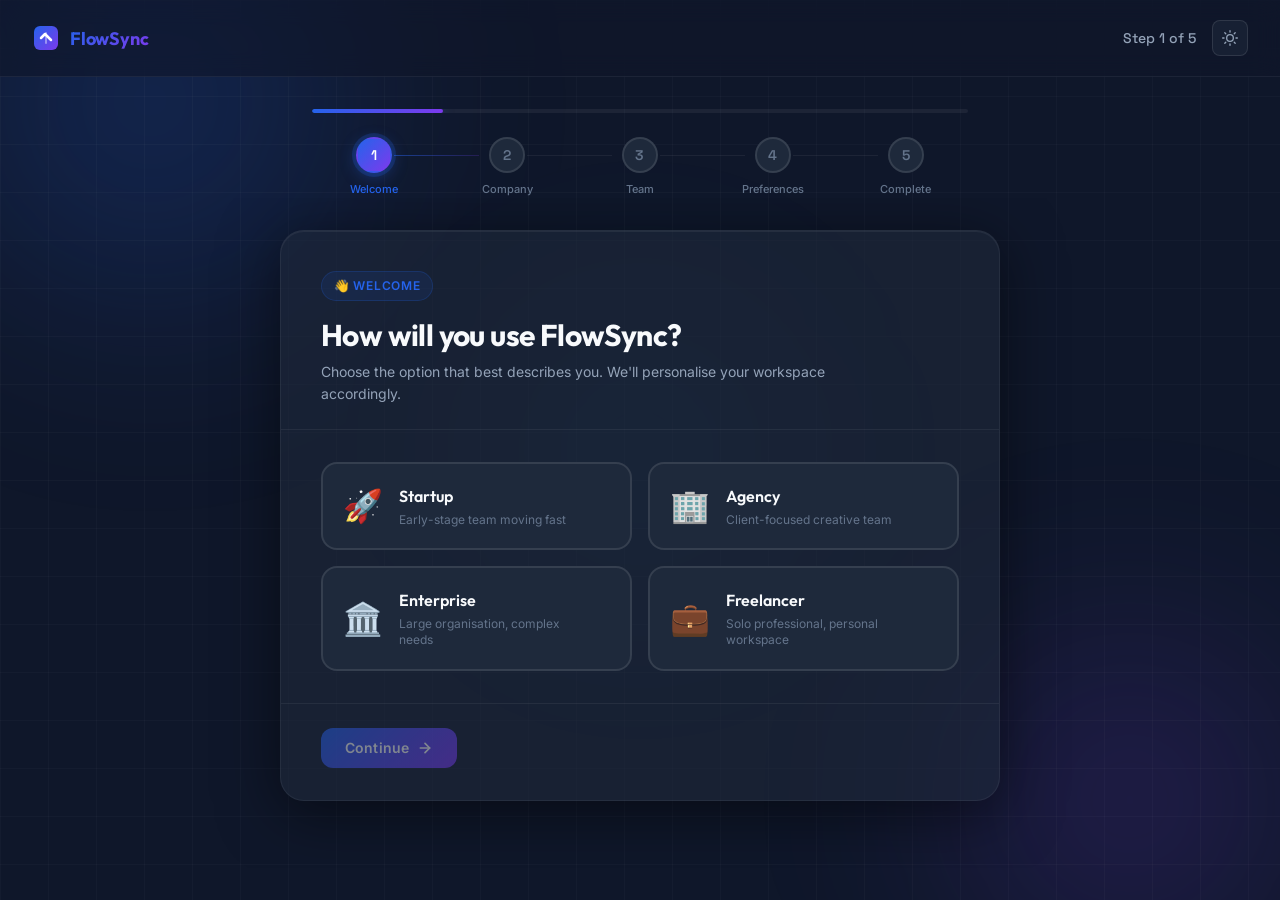
<file: html/onboarding.html>
<!DOCTYPE html>
<html lang="en" data-theme="dark">

<head>
    <meta charset="UTF-8">
    <meta name="viewport" content="width=device-width, initial-scale=1.0">
    <title>FlowSync | Get Started — Set Up Your Workspace</title>
    <meta name="description" content="Set up your FlowSync workspace in minutes. Tell us about your team, invite members, and configure your preferences to get started.">

    <link rel="preconnect" href="https://fonts.googleapis.com">
    <link rel="preconnect" href="https://fonts.gstatic.com" crossorigin>
    <link href="https://fonts.googleapis.com/css2?family=Inter:wght@300;400;500;600;700&family=Outfit:wght@400;500;600;700;800&family=Space+Grotesk:wght@400;500;600;700&display=swap" rel="stylesheet">

    <link rel="stylesheet" href="../css/global.css">
    <link rel="stylesheet" href="../css/onboarding.css">
</head>

<body>

    <!-- Animated Background -->
    <div class="ob-bg" aria-hidden="true">
        <div class="ob-bg__orb ob-bg__orb--1"></div>
        <div class="ob-bg__orb ob-bg__orb--2"></div>
        <div class="ob-bg__orb ob-bg__orb--3"></div>
        <div class="ob-bg__grid"></div>
    </div>



    <!-- Main Onboarding Shell -->
    <main class="ob-shell" id="onboarding-main" role="main" aria-label="Onboarding wizard">

        <!-- Header Bar -->
        <header class="ob-header">
            <a href="index.html" class="ob-logo" aria-label="FlowSync Home">
                <svg width="28" height="28" viewBox="0 0 28 28" fill="none" aria-hidden="true">
                    <rect x="2" y="2" width="24" height="24" rx="6" fill="url(#obLogoGrad)" />
                    <path d="M9 14L13 10L19 16" stroke="white" stroke-width="2.5" stroke-linecap="round" stroke-linejoin="round" />
                    <path d="M14 9V19" stroke="white" stroke-width="2" stroke-linecap="round" opacity="0.4" />
                    <defs>
                        <linearGradient id="obLogoGrad" x1="2" y1="2" x2="26" y2="26" gradientUnits="userSpaceOnUse">
                            <stop stop-color="#2563EB" />
                            <stop offset="1" stop-color="#7C3AED" />
                        </linearGradient>
                    </defs>
                </svg>
                <span class="ob-logo__text">FlowSync</span>
            </a>

            <div class="ob-header__right">
                <span class="ob-step-label" id="step-label" aria-live="polite">Step 1 of 5</span>
                <button class="ob-theme-toggle" id="ob-theme-btn" aria-label="Toggle theme">
                    <svg class="ob-theme-icon ob-theme-icon--sun" width="16" height="16" viewBox="0 0 24 24" fill="none" stroke="currentColor" stroke-width="2" stroke-linecap="round" stroke-linejoin="round" aria-hidden="true">
                        <circle cx="12" cy="12" r="5"/><line x1="12" y1="1" x2="12" y2="3"/><line x1="12" y1="21" x2="12" y2="23"/>
                        <line x1="4.22" y1="4.22" x2="5.64" y2="5.64"/><line x1="18.36" y1="18.36" x2="19.78" y2="19.78"/>
                        <line x1="1" y1="12" x2="3" y2="12"/><line x1="21" y1="12" x2="23" y2="12"/>
                        <line x1="4.22" y1="19.78" x2="5.64" y2="18.36"/><line x1="18.36" y1="5.64" x2="19.78" y2="4.22"/>
                    </svg>
                    <svg class="ob-theme-icon ob-theme-icon--moon" width="16" height="16" viewBox="0 0 24 24" fill="none" stroke="currentColor" stroke-width="2" stroke-linecap="round" stroke-linejoin="round" aria-hidden="true">
                        <path d="M21 12.79A9 9 0 1111.21 3 7 7 0 0021 12.79z"/>
                    </svg>
                </button>
            </div>
        </header>

        <!-- Progress Bar -->
        <nav class="ob-progress" aria-label="Onboarding progress">
            <div class="ob-progress__track">
                <div class="ob-progress__fill" id="progress-fill" role="progressbar" aria-valuenow="20" aria-valuemin="0" aria-valuemax="100"></div>
            </div>
            <ol class="ob-steps" id="ob-steps">
                <li class="ob-step ob-step--active" data-step="1" aria-current="step">
                    <div class="ob-step__dot">
                        <span class="ob-step__num">1</span>
                        <svg class="ob-step__check" width="14" height="14" viewBox="0 0 24 24" fill="none" stroke="currentColor" stroke-width="3" stroke-linecap="round" stroke-linejoin="round" aria-hidden="true"><polyline points="20 6 9 17 4 12"/></svg>
                    </div>
                    <span class="ob-step__label">Welcome</span>
                </li>
                <li class="ob-step" data-step="2">
                    <div class="ob-step__dot">
                        <span class="ob-step__num">2</span>
                        <svg class="ob-step__check" width="14" height="14" viewBox="0 0 24 24" fill="none" stroke="currentColor" stroke-width="3" stroke-linecap="round" stroke-linejoin="round" aria-hidden="true"><polyline points="20 6 9 17 4 12"/></svg>
                    </div>
                    <span class="ob-step__label">Company</span>
                </li>
                <li class="ob-step" data-step="3">
                    <div class="ob-step__dot">
                        <span class="ob-step__num">3</span>
                        <svg class="ob-step__check" width="14" height="14" viewBox="0 0 24 24" fill="none" stroke="currentColor" stroke-width="3" stroke-linecap="round" stroke-linejoin="round" aria-hidden="true"><polyline points="20 6 9 17 4 12"/></svg>
                    </div>
                    <span class="ob-step__label">Team</span>
                </li>
                <li class="ob-step" data-step="4">
                    <div class="ob-step__dot">
                        <span class="ob-step__num">4</span>
                        <svg class="ob-step__check" width="14" height="14" viewBox="0 0 24 24" fill="none" stroke="currentColor" stroke-width="3" stroke-linecap="round" stroke-linejoin="round" aria-hidden="true"><polyline points="20 6 9 17 4 12"/></svg>
                    </div>
                    <span class="ob-step__label">Preferences</span>
                </li>
                <li class="ob-step" data-step="5">
                    <div class="ob-step__dot">
                        <span class="ob-step__num">5</span>
                        <svg class="ob-step__check" width="14" height="14" viewBox="0 0 24 24" fill="none" stroke="currentColor" stroke-width="3" stroke-linecap="round" stroke-linejoin="round" aria-hidden="true"><polyline points="20 6 9 17 4 12"/></svg>
                    </div>
                    <span class="ob-step__label">Complete</span>
                </li>
            </ol>
        </nav>

        <!-- Steps Viewport -->
        <div class="ob-viewport" id="ob-viewport" aria-live="polite">

            <!-- ══════════════════════════════════════ -->
            <!--  STEP 1 — Welcome                     -->
            <!-- ══════════════════════════════════════ -->
            <section class="ob-panel ob-panel--active" id="step-1" data-step="1" aria-labelledby="s1-title">
                <div class="ob-card glass-card">
                    <div class="ob-card__head">
                        <div class="ob-badge">👋 Welcome</div>
                        <h1 class="ob-card__title" id="s1-title">How will you use FlowSync?</h1>
                        <p class="ob-card__sub">Choose the option that best describes you. We'll personalise your workspace accordingly.</p>
                    </div>

                    <div class="s1-grid" role="group" aria-label="Workspace type selection">
                        <button class="s1-card" id="type-startup" data-value="startup" aria-pressed="false">
                            <div class="s1-card__icon">🚀</div>
                            <div class="s1-card__body">
                                <h3 class="s1-card__name">Startup</h3>
                                <p class="s1-card__desc">Early-stage team moving fast</p>
                            </div>
                            <div class="s1-card__check" aria-hidden="true">
                                <svg width="16" height="16" viewBox="0 0 24 24" fill="none" stroke="currentColor" stroke-width="3" stroke-linecap="round" stroke-linejoin="round"><polyline points="20 6 9 17 4 12"/></svg>
                            </div>
                        </button>

                        <button class="s1-card" id="type-agency" data-value="agency" aria-pressed="false">
                            <div class="s1-card__icon">🏢</div>
                            <div class="s1-card__body">
                                <h3 class="s1-card__name">Agency</h3>
                                <p class="s1-card__desc">Client-focused creative team</p>
                            </div>
                            <div class="s1-card__check" aria-hidden="true">
                                <svg width="16" height="16" viewBox="0 0 24 24" fill="none" stroke="currentColor" stroke-width="3" stroke-linecap="round" stroke-linejoin="round"><polyline points="20 6 9 17 4 12"/></svg>
                            </div>
                        </button>

                        <button class="s1-card" id="type-enterprise" data-value="enterprise" aria-pressed="false">
                            <div class="s1-card__icon">🏛️</div>
                            <div class="s1-card__body">
                                <h3 class="s1-card__name">Enterprise</h3>
                                <p class="s1-card__desc">Large organisation, complex needs</p>
                            </div>
                            <div class="s1-card__check" aria-hidden="true">
                                <svg width="16" height="16" viewBox="0 0 24 24" fill="none" stroke="currentColor" stroke-width="3" stroke-linecap="round" stroke-linejoin="round"><polyline points="20 6 9 17 4 12"/></svg>
                            </div>
                        </button>

                        <button class="s1-card" id="type-freelancer" data-value="freelancer" aria-pressed="false">
                            <div class="s1-card__icon">💼</div>
                            <div class="s1-card__body">
                                <h3 class="s1-card__name">Freelancer</h3>
                                <p class="s1-card__desc">Solo professional, personal workspace</p>
                            </div>
                            <div class="s1-card__check" aria-hidden="true">
                                <svg width="16" height="16" viewBox="0 0 24 24" fill="none" stroke="currentColor" stroke-width="3" stroke-linecap="round" stroke-linejoin="round"><polyline points="20 6 9 17 4 12"/></svg>
                            </div>
                        </button>
                    </div>

                    <div class="ob-card__foot">
                        <button class="ob-btn ob-btn--primary ob-btn--next ripple" id="s1-next" disabled aria-disabled="true">
                            Continue
                            <svg width="16" height="16" viewBox="0 0 24 24" fill="none" stroke="currentColor" stroke-width="2.5" stroke-linecap="round" stroke-linejoin="round" aria-hidden="true"><line x1="5" y1="12" x2="19" y2="12"/><polyline points="12 5 19 12 12 19"/></svg>
                        </button>
                    </div>
                </div>
            </section>

            <!-- ══════════════════════════════════════ -->
            <!--  STEP 2 — Company Information         -->
            <!-- ══════════════════════════════════════ -->
            <section class="ob-panel" id="step-2" data-step="2" aria-labelledby="s2-title">
                <div class="ob-card glass-card">
                    <div class="ob-card__head">
                        <div class="ob-badge">🏢 Company</div>
                        <h2 class="ob-card__title" id="s2-title">Tell us about your company</h2>
                        <p class="ob-card__sub">This helps us tailor your workspace to your organisation's scale.</p>
                    </div>

                    <form class="s2-form" id="s2-form" novalidate>
                        <div class="ob-field">
                            <input type="text" id="full-name" name="full-name" class="ob-input" placeholder=" " autocomplete="name" required>
                            <label for="full-name" class="ob-label">Full Name <span class="ob-required" aria-hidden="true">*</span></label>
                            <span class="ob-error" id="err-full-name" role="alert"></span>
                        </div>

                        <div class="ob-field">
                            <input type="email" id="work-email" name="work-email" class="ob-input" placeholder=" " autocomplete="email" required>
                            <label for="work-email" class="ob-label">Work Email <span class="ob-required" aria-hidden="true">*</span></label>
                            <span class="ob-error" id="err-work-email" role="alert"></span>
                        </div>

                        <div class="ob-field">
                            <input type="password" id="password" name="password" class="ob-input" placeholder=" " autocomplete="new-password" required minlength="6">
                            <label for="password" class="ob-label">Password <span class="ob-required" aria-hidden="true">*</span></label>
                            <span class="ob-error" id="err-password" role="alert"></span>
                        </div>

                        <div class="ob-field">
                            <input type="text" id="company-name" name="company-name" class="ob-input" placeholder=" " autocomplete="organization" required>
                            <label for="company-name" class="ob-label">Company Name <span class="ob-required" aria-hidden="true">*</span></label>
                            <span class="ob-error" id="err-company-name" role="alert"></span>
                        </div>

                        <div class="ob-field">
                            <select id="industry" name="industry" class="ob-input ob-select" required>
                                <option value="" disabled selected hidden></option>
                                <option value="technology">Technology &amp; Software</option>
                                <option value="marketing">Marketing &amp; Advertising</option>
                                <option value="finance">Finance &amp; Fintech</option>
                                <option value="healthcare">Healthcare &amp; MedTech</option>
                                <option value="education">Education &amp; EdTech</option>
                                <option value="ecommerce">E-commerce &amp; Retail</option>
                                <option value="design">Design &amp; Creative</option>
                                <option value="consulting">Consulting &amp; Services</option>
                                <option value="manufacturing">Manufacturing &amp; Logistics</option>
                                <option value="other">Other</option>
                            </select>
                            <label for="industry" class="ob-label ob-label--select">Industry <span class="ob-required" aria-hidden="true">*</span></label>
                            <span class="ob-error" id="err-industry" role="alert"></span>
                        </div>

                        <div class="s2-row">
                            <div class="ob-field">
                                <select id="team-size" name="team-size" class="ob-input ob-select" required>
                                    <option value="" disabled selected hidden></option>
                                    <option value="1">Just me</option>
                                    <option value="2-10">2 – 10</option>
                                    <option value="11-50">11 – 50</option>
                                    <option value="51-200">51 – 200</option>
                                    <option value="201-1000">201 – 1 000</option>
                                    <option value="1000+">1 000+</option>
                                </select>
                                <label for="team-size" class="ob-label ob-label--select">Team Size <span class="ob-required" aria-hidden="true">*</span></label>
                                <span class="ob-error" id="err-team-size" role="alert"></span>
                            </div>

                            <div class="ob-field">
                                <select id="country" name="country" class="ob-input ob-select" required>
                                    <option value="" disabled selected hidden></option>
                                    <option value="us">United States</option>
                                    <option value="gb">United Kingdom</option>
                                    <option value="ca">Canada</option>
                                    <option value="au">Australia</option>
                                    <option value="de">Germany</option>
                                    <option value="fr">France</option>
                                    <option value="in">India</option>
                                    <option value="sg">Singapore</option>
                                    <option value="jp">Japan</option>
                                    <option value="br">Brazil</option>
                                    <option value="pk">Pakistan</option>
                                    <option value="other">Other</option>
                                </select>
                                <label for="country" class="ob-label ob-label--select">Country <span class="ob-required" aria-hidden="true">*</span></label>
                                <span class="ob-error" id="err-country" role="alert"></span>
                            </div>
                        </div>
                    </form>

                    <div class="ob-card__foot">
                        <button class="ob-btn ob-btn--ghost ripple" id="s2-back">
                            <svg width="16" height="16" viewBox="0 0 24 24" fill="none" stroke="currentColor" stroke-width="2.5" stroke-linecap="round" stroke-linejoin="round" aria-hidden="true"><line x1="19" y1="12" x2="5" y2="12"/><polyline points="12 19 5 12 12 5"/></svg>
                            Back
                        </button>
                        <button class="ob-btn ob-btn--primary ripple" id="s2-next">
                            Continue
                            <svg width="16" height="16" viewBox="0 0 24 24" fill="none" stroke="currentColor" stroke-width="2.5" stroke-linecap="round" stroke-linejoin="round" aria-hidden="true"><line x1="5" y1="12" x2="19" y2="12"/><polyline points="12 5 19 12 12 19"/></svg>
                        </button>
                    </div>
                </div>
            </section>

            <!-- ══════════════════════════════════════ -->
            <!--  STEP 3 — Invite Team                 -->
            <!-- ══════════════════════════════════════ -->
            <section class="ob-panel" id="step-3" data-step="3" aria-labelledby="s3-title">
                <div class="ob-card glass-card">
                    <div class="ob-card__head">
                        <div class="ob-badge">👥 Team</div>
                        <h2 class="ob-card__title" id="s3-title">Invite your team</h2>
                        <p class="ob-card__sub">Add teammates now or skip and do it later from your workspace settings.</p>
                    </div>

                    <div class="s3-invite-row">
                        <div class="ob-field s3-email-field">
                            <input type="email" id="invite-email" name="invite-email" class="ob-input" placeholder=" " autocomplete="off">
                            <label for="invite-email" class="ob-label">Email address</label>
                            <span class="ob-error" id="err-invite-email" role="alert"></span>
                        </div>

                        <div class="ob-field s3-role-field">
                            <select id="invite-role" name="invite-role" class="ob-input ob-select">
                                <option value="member" selected>Member</option>
                                <option value="admin">Admin</option>
                                <option value="viewer">Viewer</option>
                                <option value="guest">Guest</option>
                            </select>
                            <label for="invite-role" class="ob-label ob-label--select">Role</label>
                        </div>

                        <button class="ob-btn ob-btn--add ripple" id="add-member-btn" aria-label="Add team member">
                            <svg width="18" height="18" viewBox="0 0 24 24" fill="none" stroke="currentColor" stroke-width="2.5" stroke-linecap="round" stroke-linejoin="round" aria-hidden="true"><line x1="12" y1="5" x2="12" y2="19"/><line x1="5" y1="12" x2="19" y2="12"/></svg>
                        </button>
                    </div>

                    <div class="s3-members" id="s3-members" aria-label="Invited members" aria-live="polite">
                        <!-- chips injected by JS -->
                    </div>

                    <p class="s3-hint" id="s3-empty-hint">No members added yet — you can always invite later.</p>

                    <div class="ob-card__foot">
                        <button class="ob-btn ob-btn--ghost ripple" id="s3-back">
                            <svg width="16" height="16" viewBox="0 0 24 24" fill="none" stroke="currentColor" stroke-width="2.5" stroke-linecap="round" stroke-linejoin="round" aria-hidden="true"><line x1="19" y1="12" x2="5" y2="12"/><polyline points="12 19 5 12 12 5"/></svg>
                            Back
                        </button>
                        <div class="s3-foot-right">
                            <button class="ob-btn ob-btn--text" id="s3-skip">Skip for now</button>
                            <button class="ob-btn ob-btn--primary ripple" id="s3-next">
                                Continue
                                <svg width="16" height="16" viewBox="0 0 24 24" fill="none" stroke="currentColor" stroke-width="2.5" stroke-linecap="round" stroke-linejoin="round" aria-hidden="true"><line x1="5" y1="12" x2="19" y2="12"/><polyline points="12 5 19 12 12 19"/></svg>
                            </button>
                        </div>
                    </div>
                </div>
            </section>

            <!-- ══════════════════════════════════════ -->
            <!--  STEP 4 — Workspace Preferences       -->
            <!-- ══════════════════════════════════════ -->
            <section class="ob-panel" id="step-4" data-step="4" aria-labelledby="s4-title">
                <div class="ob-card glass-card">
                    <div class="ob-card__head">
                        <div class="ob-badge">⚙️ Preferences</div>
                        <h2 class="ob-card__title" id="s4-title">Customise your workspace</h2>
                        <p class="ob-card__sub">Fine-tune how FlowSync looks and behaves for your team.</p>
                    </div>

                    <div class="s4-sections">

                        <!-- Theme -->
                        <div class="s4-section">
                            <h3 class="s4-section__title">Workspace Theme</h3>
                            <div class="s4-theme-group" role="radiogroup" aria-label="Choose theme">
                                <label class="s4-theme-card" id="theme-light-label">
                                    <input type="radio" name="ws-theme" value="light" id="ws-theme-light" class="visually-hidden">
                                    <div class="s4-theme-preview s4-theme-preview--light" aria-hidden="true">
                                        <div class="s4-theme-preview__bar"></div>
                                        <div class="s4-theme-preview__rows">
                                            <div class="s4-theme-preview__row"></div>
                                            <div class="s4-theme-preview__row"></div>
                                        </div>
                                    </div>
                                    <span class="s4-theme-name">
                                        <svg width="14" height="14" viewBox="0 0 24 24" fill="none" stroke="currentColor" stroke-width="2" stroke-linecap="round" stroke-linejoin="round" aria-hidden="true"><circle cx="12" cy="12" r="5"/><line x1="12" y1="1" x2="12" y2="3"/><line x1="12" y1="21" x2="12" y2="23"/><line x1="4.22" y1="4.22" x2="5.64" y2="5.64"/><line x1="18.36" y1="18.36" x2="19.78" y2="19.78"/><line x1="1" y1="12" x2="3" y2="12"/><line x1="21" y1="12" x2="23" y2="12"/><line x1="4.22" y1="19.78" x2="5.64" y2="18.36"/><line x1="18.36" y1="5.64" x2="19.78" y2="4.22"/></svg>
                                        Light
                                    </span>
                                </label>

                                <label class="s4-theme-card s4-theme-card--active" id="theme-dark-label">
                                    <input type="radio" name="ws-theme" value="dark" id="ws-theme-dark" class="visually-hidden" checked>
                                    <div class="s4-theme-preview s4-theme-preview--dark" aria-hidden="true">
                                        <div class="s4-theme-preview__bar"></div>
                                        <div class="s4-theme-preview__rows">
                                            <div class="s4-theme-preview__row"></div>
                                            <div class="s4-theme-preview__row"></div>
                                        </div>
                                    </div>
                                    <span class="s4-theme-name">
                                        <svg width="14" height="14" viewBox="0 0 24 24" fill="none" stroke="currentColor" stroke-width="2" stroke-linecap="round" stroke-linejoin="round" aria-hidden="true"><path d="M21 12.79A9 9 0 1111.21 3 7 7 0 0021 12.79z"/></svg>
                                        Dark
                                    </span>
                                </label>
                            </div>
                        </div>

                        <!-- Accent Color -->
                        <div class="s4-section">
                            <h3 class="s4-section__title">Accent Color</h3>
                            <div class="s4-colors" role="radiogroup" aria-label="Choose accent color">
                                <label class="s4-color-swatch s4-color-swatch--active" style="--swatch: #2563EB;" title="Blue">
                                    <input type="radio" name="accent" value="blue" class="visually-hidden" checked>
                                    <svg class="s4-color-check" width="14" height="14" viewBox="0 0 24 24" fill="none" stroke="white" stroke-width="3" stroke-linecap="round" stroke-linejoin="round" aria-hidden="true"><polyline points="20 6 9 17 4 12"/></svg>
                                    <span class="visually-hidden">Blue</span>
                                </label>
                                <label class="s4-color-swatch" style="--swatch: #7C3AED;" title="Purple">
                                    <input type="radio" name="accent" value="purple" class="visually-hidden">
                                    <svg class="s4-color-check" width="14" height="14" viewBox="0 0 24 24" fill="none" stroke="white" stroke-width="3" stroke-linecap="round" stroke-linejoin="round" aria-hidden="true"><polyline points="20 6 9 17 4 12"/></svg>
                                    <span class="visually-hidden">Purple</span>
                                </label>
                                <label class="s4-color-swatch" style="--swatch: #10B981;" title="Green">
                                    <input type="radio" name="accent" value="green" class="visually-hidden">
                                    <svg class="s4-color-check" width="14" height="14" viewBox="0 0 24 24" fill="none" stroke="white" stroke-width="3" stroke-linecap="round" stroke-linejoin="round" aria-hidden="true"><polyline points="20 6 9 17 4 12"/></svg>
                                    <span class="visually-hidden">Green</span>
                                </label>
                                <label class="s4-color-swatch" style="--swatch: #EC4899;" title="Pink">
                                    <input type="radio" name="accent" value="pink" class="visually-hidden">
                                    <svg class="s4-color-check" width="14" height="14" viewBox="0 0 24 24" fill="none" stroke="white" stroke-width="3" stroke-linecap="round" stroke-linejoin="round" aria-hidden="true"><polyline points="20 6 9 17 4 12"/></svg>
                                    <span class="visually-hidden">Pink</span>
                                </label>
                                <label class="s4-color-swatch" style="--swatch: #EF4444;" title="Red">
                                    <input type="radio" name="accent" value="red" class="visually-hidden">
                                    <svg class="s4-color-check" width="14" height="14" viewBox="0 0 24 24" fill="none" stroke="white" stroke-width="3" stroke-linecap="round" stroke-linejoin="round" aria-hidden="true"><polyline points="20 6 9 17 4 12"/></svg>
                                    <span class="visually-hidden">Red</span>
                                </label>
                            </div>
                        </div>

                        <div class="s4-two-col">
                            <!-- Notifications -->
                            <div class="s4-section">
                                <h3 class="s4-section__title">Notifications</h3>
                                <div class="s4-toggles">
                                    <div class="s4-toggle-row">
                                        <div class="s4-toggle-info">
                                            <span class="s4-toggle-label">Email Digests</span>
                                            <span class="s4-toggle-desc">Weekly summary emails</span>
                                        </div>
                                        <label class="ob-toggle" aria-label="Email digests">
                                            <input type="checkbox" id="notif-email" checked>
                                            <span class="ob-toggle__track"><span class="ob-toggle__thumb"></span></span>
                                        </label>
                                    </div>
                                    <div class="s4-toggle-row">
                                        <div class="s4-toggle-info">
                                            <span class="s4-toggle-label">Push Alerts</span>
                                            <span class="s4-toggle-desc">Real-time browser notifications</span>
                                        </div>
                                        <label class="ob-toggle" aria-label="Push alerts">
                                            <input type="checkbox" id="notif-push">
                                            <span class="ob-toggle__track"><span class="ob-toggle__thumb"></span></span>
                                        </label>
                                    </div>
                                    <div class="s4-toggle-row">
                                        <div class="s4-toggle-info">
                                            <span class="s4-toggle-label">Activity Feed</span>
                                            <span class="s4-toggle-desc">In-app activity stream</span>
                                        </div>
                                        <label class="ob-toggle" aria-label="Activity feed">
                                            <input type="checkbox" id="notif-activity" checked>
                                            <span class="ob-toggle__track"><span class="ob-toggle__thumb"></span></span>
                                        </label>
                                    </div>
                                </div>
                            </div>

                            <!-- Language -->
                            <div class="s4-section">
                                <h3 class="s4-section__title">Language</h3>
                                <div class="ob-field">
                                    <select id="ws-language" class="ob-input ob-select">
                                        <option value="en" selected>English (US)</option>
                                        <option value="en-gb">English (UK)</option>
                                        <option value="de">Deutsch</option>
                                        <option value="fr">Français</option>
                                        <option value="es">Español</option>
                                        <option value="ja">日本語</option>
                                        <option value="zh">中文</option>
                                        <option value="ar">العربية</option>
                                        <option value="ur">اردو</option>
                                    </select>
                                    <label for="ws-language" class="ob-label ob-label--select">Display Language</label>
                                </div>
                            </div>
                        </div>

                        <!-- Integrations -->
                        <div class="s4-section">
                            <h3 class="s4-section__title">Connect Integrations</h3>
                            <div class="s4-integrations">
                                <label class="s4-integration" for="int-slack">
                                    <input type="checkbox" id="int-slack">
                                    <div class="s4-integration__icon" style="background:#4A154B;">
                                        <svg width="20" height="20" viewBox="0 0 24 24" fill="white" aria-hidden="true"><path d="M5.042 15.165a2.528 2.528 0 01-2.52 2.523A2.528 2.528 0 010 15.165a2.527 2.527 0 012.522-2.52h2.52v2.52zm1.271 0a2.527 2.527 0 012.521-2.52 2.527 2.527 0 012.521 2.52v6.313A2.528 2.528 0 018.834 24a2.528 2.528 0 01-2.521-2.522v-6.313zM8.834 5.042a2.528 2.528 0 01-2.521-2.52A2.528 2.528 0 018.834 0a2.527 2.527 0 012.521 2.522v2.52H8.834zm0 1.271a2.527 2.527 0 012.521 2.521 2.527 2.527 0 01-2.521 2.521H2.522A2.528 2.528 0 010 8.834a2.528 2.528 0 012.522-2.521h6.312zm10.122 2.521a2.528 2.528 0 012.522-2.521A2.528 2.528 0 0124 8.834a2.527 2.527 0 01-2.522 2.521h-2.522V8.834zm-1.268 0a2.527 2.527 0 01-2.523 2.521 2.526 2.526 0 01-2.52-2.521V2.522A2.527 2.527 0 0115.165 0a2.528 2.528 0 012.523 2.522v6.312zm-2.523 10.122a2.528 2.528 0 012.523 2.522A2.528 2.528 0 0115.165 24a2.527 2.527 0 01-2.52-2.522v-2.522h2.52zm0-1.268a2.527 2.527 0 01-2.52-2.523 2.526 2.526 0 012.52-2.52h6.313A2.527 2.527 0 0124 15.165a2.528 2.528 0 01-2.522 2.523h-6.313z"/></svg>
                                    </div>
                                    <div class="s4-integration__body">
                                        <span class="s4-integration__name">Slack</span>
                                        <span class="s4-integration__desc">Team messaging</span>
                                    </div>
                                    <div class="s4-integration__check" aria-hidden="true">
                                        <svg width="14" height="14" viewBox="0 0 24 24" fill="none" stroke="currentColor" stroke-width="3" stroke-linecap="round" stroke-linejoin="round"><polyline points="20 6 9 17 4 12"/></svg>
                                    </div>
                                </label>

                                <label class="s4-integration" for="int-gdrive">
                                    <input type="checkbox" id="int-gdrive">
                                    <div class="s4-integration__icon" style="background:#1A73E8;">
                                        <svg width="20" height="20" viewBox="0 0 24 24" fill="white" aria-hidden="true"><path d="M6.5 2L1 11.5l4 7L9.5 11 6.5 2zM17.5 2L14.5 11l4.5 7.5L23 11 17.5 2zM12 11L7.5 18.5h9L12 11z"/></svg>
                                    </div>
                                    <div class="s4-integration__body">
                                        <span class="s4-integration__name">Google Drive</span>
                                        <span class="s4-integration__desc">Cloud file storage</span>
                                    </div>
                                    <div class="s4-integration__check" aria-hidden="true">
                                        <svg width="14" height="14" viewBox="0 0 24 24" fill="none" stroke="currentColor" stroke-width="3" stroke-linecap="round" stroke-linejoin="round"><polyline points="20 6 9 17 4 12"/></svg>
                                    </div>
                                </label>

                                <label class="s4-integration" for="int-github">
                                    <input type="checkbox" id="int-github">
                                    <div class="s4-integration__icon" style="background:#24292F;">
                                        <svg width="20" height="20" viewBox="0 0 24 24" fill="white" aria-hidden="true"><path d="M12 0C5.37 0 0 5.37 0 12c0 5.31 3.435 9.795 8.205 11.385.6.105.825-.255.825-.57 0-.285-.015-1.23-.015-2.235-3.015.555-3.795-.735-4.035-1.41-.135-.345-.72-1.41-1.23-1.695-.42-.225-1.02-.78-.015-.795.945-.015 1.62.87 1.845 1.23 1.08 1.815 2.805 1.305 3.495.99.105-.78.42-1.305.765-1.605-2.67-.3-5.46-1.335-5.46-5.925 0-1.305.465-2.385 1.23-3.225-.12-.3-.54-1.53.12-3.18 0 0 1.005-.315 3.3 1.23.96-.27 1.98-.405 3-.405s2.04.135 3 .405c2.295-1.56 3.3-1.23 3.3-1.23.66 1.65.24 2.88.12 3.18.765.84 1.23 1.905 1.23 3.225 0 4.605-2.805 5.625-5.475 5.925.435.375.81 1.095.81 2.22 0 1.605-.015 2.895-.015 3.3 0 .315.225.69.825.57A12.02 12.02 0 0024 12c0-6.63-5.37-12-12-12z"/></svg>
                                    </div>
                                    <div class="s4-integration__body">
                                        <span class="s4-integration__name">GitHub</span>
                                        <span class="s4-integration__desc">Code repository</span>
                                    </div>
                                    <div class="s4-integration__check" aria-hidden="true">
                                        <svg width="14" height="14" viewBox="0 0 24 24" fill="none" stroke="currentColor" stroke-width="3" stroke-linecap="round" stroke-linejoin="round"><polyline points="20 6 9 17 4 12"/></svg>
                                    </div>
                                </label>
                            </div>
                        </div>

                    </div><!-- /s4-sections -->

                    <div class="ob-card__foot">
                        <button class="ob-btn ob-btn--ghost ripple" id="s4-back">
                            <svg width="16" height="16" viewBox="0 0 24 24" fill="none" stroke="currentColor" stroke-width="2.5" stroke-linecap="round" stroke-linejoin="round" aria-hidden="true"><line x1="19" y1="12" x2="5" y2="12"/><polyline points="12 19 5 12 12 5"/></svg>
                            Back
                        </button>
                        <button class="ob-btn ob-btn--primary ripple" id="s4-next">
                            Finish Setup
                            <svg width="16" height="16" viewBox="0 0 24 24" fill="none" stroke="currentColor" stroke-width="2.5" stroke-linecap="round" stroke-linejoin="round" aria-hidden="true"><polyline points="20 6 9 17 4 12"/></svg>
                        </button>
                    </div>
                </div>
            </section>

            <!-- ══════════════════════════════════════ -->
            <!--  STEP 5 — Success                     -->
            <!-- ══════════════════════════════════════ -->
            <section class="ob-panel" id="step-5" data-step="5" aria-labelledby="s5-title">
                <div class="ob-card ob-card--success glass-card">

                    <!-- Loading State -->
                    <div class="s5-loading" id="s5-loading" aria-live="polite">
                        <div class="s5-loader">
                            <div class="s5-loader__ring"></div>
                            <div class="s5-loader__ring s5-loader__ring--2"></div>
                        </div>
                        <h2 class="s5-loading__title">Setting up your workspace…</h2>
                        <div class="s5-tasks" id="s5-tasks">
                            <div class="s5-task" id="task-1">
                                <div class="s5-task__icon s5-task__icon--spin">
                                    <svg width="14" height="14" viewBox="0 0 24 24" fill="none" stroke="currentColor" stroke-width="2.5" stroke-linecap="round" stroke-linejoin="round" aria-hidden="true"><polyline points="23 4 23 10 17 10"/><path d="M20.49 15a9 9 0 11-2.12-9.36L23 10"/></svg>
                                </div>
                                <span>Preparing workspace…</span>
                            </div>
                            <div class="s5-task s5-task--pending" id="task-2">
                                <div class="s5-task__icon">
                                    <svg width="14" height="14" viewBox="0 0 24 24" fill="none" stroke="currentColor" stroke-width="2.5" stroke-linecap="round" stroke-linejoin="round" aria-hidden="true"><rect x="3" y="3" width="18" height="18" rx="2"/><path d="M9 9h6M9 13h4"/></svg>
                                </div>
                                <span>Creating dashboard…</span>
                            </div>
                            <div class="s5-task s5-task--pending" id="task-3">
                                <div class="s5-task__icon">
                                    <svg width="14" height="14" viewBox="0 0 24 24" fill="none" stroke="currentColor" stroke-width="2.5" stroke-linecap="round" stroke-linejoin="round" aria-hidden="true"><polyline points="23 4 23 10 17 10"/><path d="M20.49 15a9 9 0 11-2.12-9.36L23 10"/></svg>
                                </div>
                                <span>Syncing data…</span>
                            </div>
                        </div>
                        <div class="s5-progress-bar">
                            <div class="s5-progress-fill" id="s5-progress-fill"></div>
                        </div>
                    </div>



                </div>
            </section>

        </div><!-- /ob-viewport -->

    </main><!-- /ob-shell -->

    <script src="../js/onboarding.js"></script>
</body>
</html>
</file>
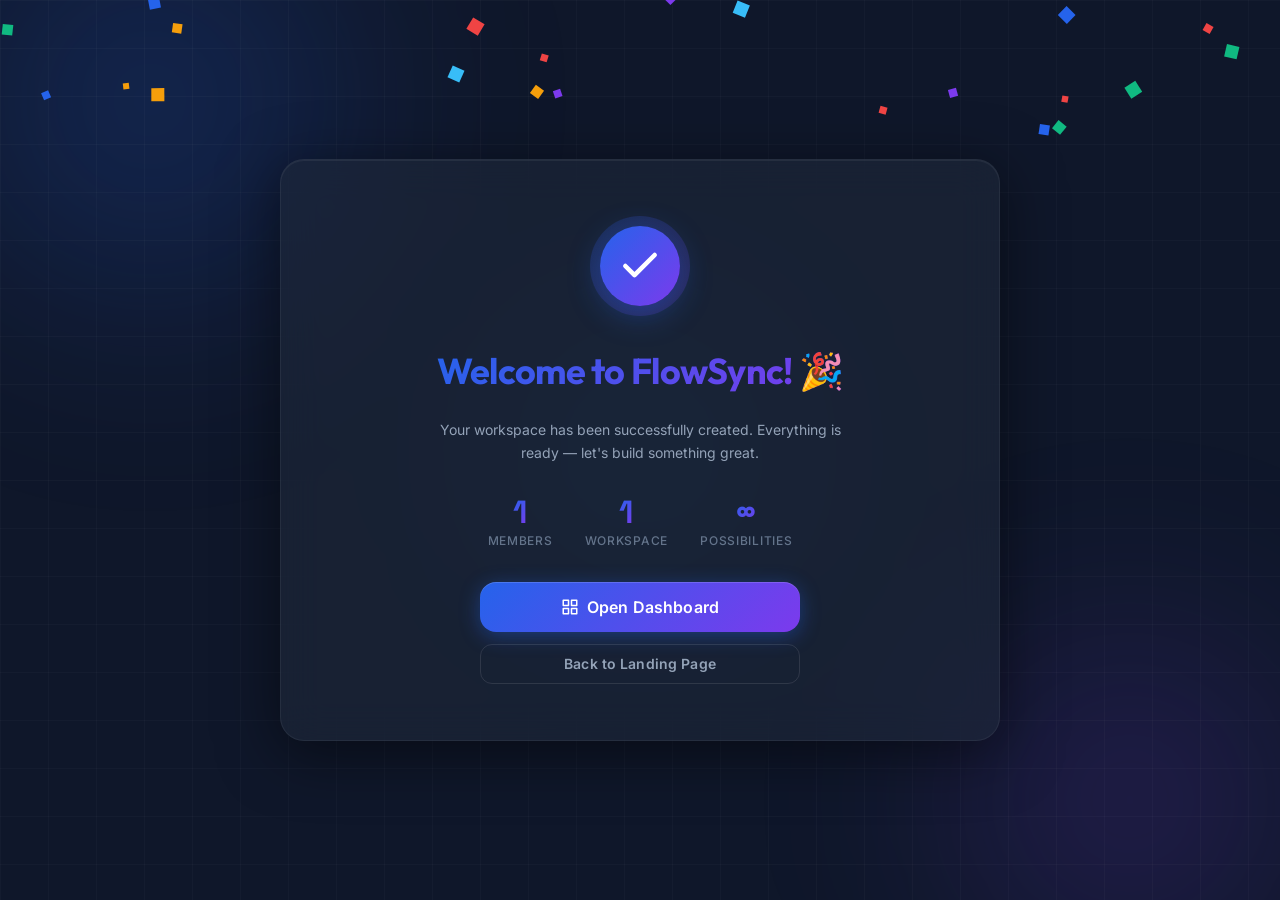
<file: html/success.html>
<!DOCTYPE html>
<html lang="en" data-theme="dark">
<head>
    <meta charset="UTF-8">
    <meta name="viewport" content="width=device-width, initial-scale=1.0">
    <title>FlowSync | Success</title>
    <link rel="preconnect" href="https://fonts.googleapis.com">
    <link rel="preconnect" href="https://fonts.gstatic.com" crossorigin>
    <link href="https://fonts.googleapis.com/css2?family=Inter:wght@300;400;500;600;700&family=Outfit:wght@400;500;600;700;800&family=Space+Grotesk:wght@400;500;600;700&display=swap" rel="stylesheet">
    <link rel="stylesheet" href="../css/global.css">
    <link rel="stylesheet" href="../css/success.css">
</head>
<body>
    <!-- Animated Background -->
    <div class="ob-bg" aria-hidden="true">
        <div class="ob-bg__orb ob-bg__orb--1"></div>
        <div class="ob-bg__orb ob-bg__orb--2"></div>
        <div class="ob-bg__orb ob-bg__orb--3"></div>
        <div class="ob-bg__grid"></div>
    </div>

    <div class="success-shell">
        <div class="success-panel">
            <div class="success-card glass-card">
                <div class="s5-success" aria-live="polite">
                    <div class="s5-success__icon-wrap">
                        <div class="s5-success__ring"></div>
                        <div class="s5-success__icon">
                            <svg width="44" height="44" viewBox="0 0 24 24" fill="none" stroke="white" stroke-width="2.5" stroke-linecap="round" stroke-linejoin="round" aria-hidden="true"><polyline points="20 6 9 17 4 12"/></svg>
                        </div>
                    </div>
                    <h1 class="s5-success__title" id="s5-title">Welcome to FlowSync! <span class="s5-success__emoji" aria-hidden="true">🎉</span></h1>
                    <p class="s5-success__sub">Your workspace has been successfully created. Everything is ready — let's build something great.</p>
                    <div class="s5-success__stats">
                        <div class="s5-stat">
                            <span class="s5-stat__val" id="stat-members">1</span>
                            <span class="s5-stat__label">Members</span>
                        </div>
                        <div class="s5-stat">
                            <span class="s5-stat__val">1</span>
                            <span class="s5-stat__label">Workspace</span>
                        </div>
                        <div class="s5-stat">
                            <span class="s5-stat__val">∞</span>
                            <span class="s5-stat__label">Possibilities</span>
                        </div>
                    </div>
                    <div class="s5-success__actions">
                        <a href="dashboard.html" class="ob-btn ob-btn--primary ob-btn--lg ripple" id="open-dashboard">
                            <svg width="18" height="18" viewBox="0 0 24 24" fill="none" stroke="currentColor" stroke-width="2" stroke-linecap="round" stroke-linejoin="round" aria-hidden="true"><rect x="3" y="3" width="7" height="7"/><rect x="14" y="3" width="7" height="7"/><rect x="14" y="14" width="7" height="7"/><rect x="3" y="14" width="7" height="7"/></svg>
                            Open Dashboard
                        </a>
                        <a href="index.html" class="ob-btn ob-btn--ghost ripple" id="back-to-landing">Back to Landing Page</a>
                    </div>
                </div>
            </div>
        </div>
    </div>
    <canvas id="confetti-canvas" aria-hidden="true"></canvas>
    <script src="../js/success.js"></script>
</body>
</html>
</file>
<file: css/global.css>
/* ================================
   FLOWSYNC — Global Design System
   Version 1.0
   ================================ */

/* --- 1. Fonts --- */

@import url('https://fonts.googleapis.com/css2?family=Inter:wght@300;400;500;600;700&family=Outfit:wght@400;500;600;700;800&family=Space+Grotesk:wght@400;500;600;700&display=swap');

/* --- 2. Design Tokens --- */

:root {
    /* Primary palette */
    --color-primary: #2563EB;
    --color-primary-hover: #1D4ED8;
    --color-primary-light: rgba(37, 99, 235, 0.1);

    --color-secondary: #7C3AED;
    --color-secondary-hover: #6D28D9;
    --color-secondary-light: rgba(124, 58, 237, 0.1);

    --color-accent: #38BDF8;
    --color-accent-hover: #0EA5E9;

    --color-success: #10B981;
    --color-success-light: rgba(16, 185, 129, 0.1);

    --color-warning: #F59E0B;
    --color-warning-light: rgba(245, 158, 11, 0.1);

    --color-danger: #EF4444;
    --color-danger-light: rgba(239, 68, 68, 0.1);

    --color-info: #3B82F6;

    /* Background palette */
    --bg-primary: #0F172A;
    --bg-secondary: #1E293B;
    --bg-tertiary: #273449;
    --bg-elevated: rgba(30, 41, 59, 0.8);
    --bg-overlay: rgba(0, 0, 0, 0.5);
    --bg-glass: rgba(30, 41, 59, 0.6);

    /* Text palette */
    --text-primary: #F8FAFC;
    --text-secondary: #94A3B8;
    --text-muted: #64748B;
    --text-inverse: #0F172A;

    /* Border palette */
    --border-subtle: rgba(255, 255, 255, 0.06);
    --border-default: rgba(255, 255, 255, 0.1);
    --border-strong: rgba(255, 255, 255, 0.15);
    --border-primary: rgba(37, 99, 235, 0.3);

    /* Shadows */
    --shadow-xs: 0 1px 2px rgba(0, 0, 0, 0.3);
    --shadow-sm: 0 2px 8px rgba(0, 0, 0, 0.3);
    --shadow-md: 0 4px 20px rgba(0, 0, 0, 0.35);
    --shadow-lg: 0 8px 40px rgba(0, 0, 0, 0.4);
    --shadow-xl: 0 12px 60px rgba(0, 0, 0, 0.5);
    --shadow-glow-primary: 0 0 30px rgba(37, 99, 235, 0.15);
    --shadow-glow-secondary: 0 0 30px rgba(124, 58, 237, 0.15);

    /* Border radius */
    --radius-xs: 4px;
    --radius-sm: 8px;
    --radius-md: 12px;
    --radius-lg: 16px;
    --radius-xl: 20px;
    --radius-2xl: 24px;
    --radius-full: 9999px;

    /* Spacing scale */
    --space-1: 0.25rem;
    --space-2: 0.5rem;
    --space-3: 0.75rem;
    --space-4: 1rem;
    --space-5: 1.25rem;
    --space-6: 1.5rem;
    --space-8: 2rem;
    --space-10: 2.5rem;
    --space-12: 3rem;
    --space-14: 3.5rem;
    --space-16: 4rem;
    --space-20: 5rem;
    --space-24: 6rem;

    /* Typography */
    --font-heading: 'Outfit', sans-serif;
    --font-body: 'Inter', sans-serif;
    --font-num: 'Space Grotesk', sans-serif;

    /* Font sizes */
    --text-xs: 0.75rem;
    --text-sm: 0.875rem;
    --text-base: 1rem;
    --text-lg: 1.125rem;
    --text-xl: 1.25rem;
    --text-2xl: 1.5rem;
    --text-3xl: 1.875rem;
    --text-4xl: 2.25rem;
    --text-5xl: 3rem;
    --text-6xl: 3.75rem;

    /* Font weights */
    --weight-regular: 400;
    --weight-medium: 500;
    --weight-semibold: 600;
    --weight-bold: 700;
    --weight-extrabold: 800;

    /* Line heights */
    --leading-tight: 1.15;
    --leading-normal: 1.5;
    --leading-relaxed: 1.7;

    /* Letter spacing */
    --tracking-tight: -0.02em;
    --tracking-normal: 0;
    --tracking-wide: 0.02em;
    --tracking-wider: 0.05em;

    /* Transitions */
    --ease-fast: 0.15s ease;
    --ease-base: 0.3s cubic-bezier(0.16, 1, 0.3, 1);
    --ease-slow: 0.5s cubic-bezier(0.16, 1, 0.3, 1);
    --ease-spring: 0.5s cubic-bezier(0.34, 1.56, 0.64, 1);

    /* Layout */
    --container-max: 1200px;
    --container-padding: 2rem;
    --header-height: 76px;
}

/* --- 2b. Light Mode Overrides --- */

[data-theme="light"] {
    --color-primary: #7C3AED;
    --color-primary-hover: #6D28D9;
    --color-primary-light: rgba(124, 58, 237, 0.12);

    --color-secondary: #2563EB;
    --color-secondary-hover: #1D4ED8;
    --color-secondary-light: rgba(37, 99, 235, 0.1);

    --color-accent: #8B5CF6;
    --color-accent-hover: #7C3AED;

    --color-success: #059669;
    --color-success-light: rgba(5, 150, 105, 0.1);

    --color-warning: #D97706;
    --color-warning-light: rgba(217, 119, 6, 0.1);

    --color-danger: #DC2626;
    --color-danger-light: rgba(220, 38, 38, 0.1);

    --bg-primary: #F8FAFC;
    --bg-secondary: #FFFFFF;
    --bg-tertiary: #F1F5F9;
    --bg-elevated: rgba(255, 255, 255, 0.9);
    --bg-overlay: rgba(0, 0, 0, 0.15);
    --bg-glass: #FFFFFF;

    --text-primary: #0F172A;
    --text-secondary: #475569;
    --text-muted: #94A3B8;
    --text-inverse: #F8FAFC;

    --border-subtle: rgba(124, 58, 237, 0.1);
    --border-default: rgba(124, 58, 237, 0.15);
    --border-strong: rgba(124, 58, 237, 0.2);
    --border-primary: rgba(124, 58, 237, 0.3);

    --shadow-xs: 0 1px 2px rgba(124, 58, 237, 0.06);
    --shadow-sm: 0 2px 8px rgba(124, 58, 237, 0.06);
    --shadow-md: 0 4px 20px rgba(124, 58, 237, 0.05);
    --shadow-lg: 0 8px 40px rgba(124, 58, 237, 0.06);
    --shadow-xl: 0 12px 60px rgba(124, 58, 237, 0.08);
    --shadow-glow-primary: 0 0 30px rgba(124, 58, 237, 0.15);
    --shadow-glow-secondary: 0 0 30px rgba(37, 99, 235, 0.1);
}

/* --- 3. Reset --- */

*,
*::before,
*::after {
    box-sizing: border-box;
    margin: 0;
    padding: 0;
}

html {
    -webkit-text-size-adjust: 100%;
    -moz-text-size-adjust: 100%;
    text-size-adjust: 100%;
    scroll-behavior: smooth;
}

body {
    min-height: 100vh;
    font-family: var(--font-body);
    font-size: var(--text-base);
    line-height: var(--leading-normal);
    color: var(--text-primary);
    background-color: var(--bg-primary);
    -webkit-font-smoothing: antialiased;
    -moz-osx-font-smoothing: grayscale;
    overflow-x: hidden;
}

:root {
    overflow-x: hidden;
}

img,
picture,
video,
canvas,
svg {
    display: block;
    max-width: 100%;
}

input,
button,
textarea,
select {
    font: inherit;
    color: inherit;
}

button {
    cursor: pointer;
    border: none;
    background: none;
}

a {
    color: inherit;
    text-decoration: none;
}

ul,
ol {
    list-style: none;
}

h1,
h2,
h3,
h4,
h5,
h6 {
    font-family: var(--font-heading);
    overflow-wrap: break-word;
}

p {
    overflow-wrap: break-word;
}

/* --- 4. Container --- */

.container {
    width: 100%;
    max-width: var(--container-max);
    margin: 0 auto;
    padding: 0 var(--container-padding);
}

/* --- 5. Buttons --- */

.btn {
    display: inline-flex;
    align-items: center;
    justify-content: center;
    gap: var(--space-2);
    font-family: var(--font-body);
    font-weight: var(--weight-semibold);
    font-size: var(--text-sm);
    padding: var(--space-3) var(--space-5);
    border-radius: var(--radius-sm);
    transition: all var(--ease-base);
    white-space: nowrap;
    line-height: 1;
    text-align: center;
}

.btn-primary {
    background: var(--color-primary);
    color: #fff;
    box-shadow: 0 4px 14px rgba(37, 99, 235, 0.3);
}

.btn-primary:hover {
    background: var(--color-primary-hover);
    transform: translateY(-2px);
    box-shadow: 0 6px 24px rgba(37, 99, 235, 0.4);
}

.btn-primary:active {
    transform: translateY(0);
}

.btn-secondary {
    background: rgba(255, 255, 255, 0.04);
    color: var(--text-primary);
    border: 1px solid var(--border-default);
}

.btn-secondary:hover {
    background: rgba(255, 255, 255, 0.08);
    border-color: var(--border-strong);
    transform: translateY(-2px);
}

.btn-text {
    background: transparent;
    color: var(--text-secondary);
    padding: var(--space-2) var(--space-3);
}

.btn-text:hover {
    color: var(--text-primary);
}

/* --- 6. Glass Card --- */

.glass-card {
    background: var(--bg-glass);
    backdrop-filter: blur(16px);
    -webkit-backdrop-filter: blur(16px);
    border: 1px solid var(--border-subtle);
    border-radius: var(--radius-lg);
    box-shadow: var(--shadow-md);
    transition: all var(--ease-base);
}

.glass-card:hover {
    border-color: var(--border-default);
    box-shadow: var(--shadow-lg);
}

/* --- 7. Utility Classes --- */

/* Flex */
.flex {
    display: flex;
}

.flex-col {
    display: flex;
    flex-direction: column;
}

.flex-center {
    display: flex;
    align-items: center;
    justify-content: center;
}

.flex-between {
    display: flex;
    align-items: center;
    justify-content: space-between;
}

.flex-wrap {
    flex-wrap: wrap;
}

.flex-1 {
    flex: 1;
}

.gap-1 { gap: var(--space-1); }
.gap-2 { gap: var(--space-2); }
.gap-3 { gap: var(--space-3); }
.gap-4 { gap: var(--space-4); }
.gap-6 { gap: var(--space-6); }
.gap-8 { gap: var(--space-8); }
.gap-10 { gap: var(--space-10); }

/* Grid */
.grid {
    display: grid;
}

.grid-2 {
    display: grid;
    grid-template-columns: 1fr 1fr;
}

.grid-3 {
    display: grid;
    grid-template-columns: 1fr 1fr 1fr;
}

.grid-auto {
    display: grid;
    grid-template-columns: repeat(auto-fit, minmax(280px, 1fr));
}

/* Section */
.section {
    padding: var(--space-20) 0;
}

.section-sm {
    padding: var(--space-12) 0;
}

.section-lg {
    padding: var(--space-24) 0;
}

.section-title {
    font-family: var(--font-heading);
    font-size: var(--text-4xl);
    font-weight: var(--weight-bold);
    line-height: var(--leading-tight);
    letter-spacing: var(--tracking-tight);
    color: var(--text-primary);
    margin-bottom: var(--space-4);
}

.section-subtitle {
    font-size: var(--text-lg);
    color: var(--text-secondary);
    line-height: var(--leading-relaxed);
    max-width: 600px;
}

/* --- 8. Scrollbar --- */

::-webkit-scrollbar {
    width: 6px;
    height: 6px;
}

::-webkit-scrollbar-track {
    background: transparent;
}

::-webkit-scrollbar-thumb {
    background: var(--text-muted);
    border-radius: var(--radius-full);
}

::-webkit-scrollbar-thumb:hover {
    background: var(--text-secondary);
}

* {
    scrollbar-width: thin;
    scrollbar-color: var(--text-muted) transparent;
}

/* --- 9. Text Selection --- */

::selection {
    background: rgba(37, 99, 235, 0.3);
    color: var(--text-primary);
}

/* --- 10. Focus States --- */

:focus-visible {
    outline: 2px solid var(--color-primary);
    outline-offset: 2px;
    border-radius: var(--radius-xs);
}

/* --- 11. Links --- */

.link {
    color: var(--color-accent);
    transition: color var(--ease-fast);
}

.link:hover {
    color: var(--color-accent-hover);
}

/* --- 12. Images --- */

img {
    height: auto;
    font-style: italic;
    background-repeat: no-repeat;
    background-size: cover;
    shape-margin: 0.75rem;
}

/* --- 13. Lists --- */

.list-inline {
    display: flex;
    flex-wrap: wrap;
    gap: var(--space-6);
}

.list-check {
    display: flex;
    flex-direction: column;
    gap: var(--space-3);
}

.list-check li {
    display: flex;
    align-items: center;
    gap: var(--space-2);
    font-size: var(--text-sm);
    color: var(--text-secondary);
}

/* --- 14. Visually Hidden (Accessibility) --- */

.visually-hidden {
    position: absolute;
    width: 1px;
    height: 1px;
    padding: 0;
    margin: -1px;
    overflow: hidden;
    clip: rect(0, 0, 0, 0);
    white-space: nowrap;
    border: 0;
}

/* --- 15. Text Alignment --- */

.text-center { text-align: center; }
.text-left { text-align: left; }
.text-right { text-align: right; }

/* --- 16. Width Utilities --- */

.w-full { width: 100%; }
.max-w-sm { max-width: 480px; }
.max-w-md { max-width: 600px; }
.max-w-lg { max-width: 800px; }
</file>
<file: css/style.css>
/* ============================
   FLOWSYNC — Design System
   ============================ */

:root {
    --bg: var(--bg-primary);
    --surface: var(--bg-secondary);
    --surface-hover: var(--bg-tertiary);
    --primary: var(--color-primary);
    --primary-hover: var(--color-primary-hover);
    --violet: var(--color-secondary);
    --violet-hover: var(--color-secondary-hover);
    --accent: var(--color-accent);
    --success: var(--color-success);
    --text: var(--text-primary);
    --text-secondary: var(--text-secondary);
    --text-muted: var(--text-muted);
    --border: var(--border-subtle);
    --border-light: var(--border-default);
    --radius: 16px;
    --radius-sm: 10px;
    --radius-full: 9999px;
    --shadow-sm: 0 1px 3px rgba(0, 0, 0, 0.3);
    --shadow-md: 0 4px 20px rgba(0, 0, 0, 0.3);
    --shadow-lg: 0 8px 40px rgba(0, 0, 0, 0.4);
    --shadow-glow: 0 0 30px rgba(37, 99, 235, 0.15);
    --shadow-violet: 0 0 30px rgba(124, 58, 237, 0.15);
    --font-body: 'Inter', sans-serif;
    --font-heading: 'Poppins', sans-serif;
    --transition: all 0.3s cubic-bezier(0.16, 1, 0.3, 1);
    --transition-fast: all 0.15s ease;
    --glass-bg: rgba(30, 41, 59, 0.45);
    --glass-border: rgba(255, 255, 255, 0.07);
    --glass-blur: blur(16px);
    --glass-radius: var(--radius);
}

[data-theme="light"] {
    --shadow-sm: 0 1px 3px rgba(124, 58, 237, 0.08);
    --shadow-md: 0 4px 20px rgba(124, 58, 237, 0.06);
    --shadow-lg: 0 8px 40px rgba(124, 58, 237, 0.08);
    --shadow-glow: 0 0 30px rgba(124, 58, 237, 0.15);
    --shadow-violet: 0 0 30px rgba(37, 99, 235, 0.1);
    --glass-bg: rgba(255, 255, 255, 0.65);
    --glass-border: rgba(124, 58, 237, 0.08);
    --glass-blur: blur(16px);
    --glass-radius: var(--radius);
}

html {
    font-size: 16px;
}

/* ============================
   ANIMATIONS
   ============================ */

@keyframes fadeIn {
    from {
        opacity: 0;
    }

    to {
        opacity: 1;
    }
}

@keyframes fadeDown {
    from {
        opacity: 0;
        transform: translateY(-16px);
    }

    to {
        opacity: 1;
        transform: translateY(0);
    }
}

@keyframes slideUp {
    from {
        opacity: 0;
        transform: translateY(40px);
    }

    to {
        opacity: 1;
        transform: translateY(0);
    }
}

@keyframes slideUpChildren {
    0% {
        opacity: 0;
        transform: translateY(30px);
    }

    100% {
        opacity: 1;
        transform: translateY(0);
    }
}

@keyframes float1 {

    0%,
    100% {
        transform: translateY(0) translateX(0);
    }

    50% {
        transform: translateY(-14px) translateX(4px);
    }
}

@keyframes float2 {

    0%,
    100% {
        transform: translateY(0) translateX(0);
    }

    50% {
        transform: translateY(10px) translateX(-4px);
    }
}

@keyframes pulseRing {
    0% {
        transform: scale(1);
        opacity: 0.6;
    }

    100% {
        transform: scale(1.6);
        opacity: 0;
    }
}

@keyframes shimmer {
    0% {
        background-position: -200% 0;
    }

    100% {
        background-position: 200% 0;
    }
}

/* ============================
   HEADER / NAVIGATION
   ============================ */

.header {
    position: fixed;
    top: 0;
    left: 0;
    width: 100%;
    z-index: 1000;
    isolation: isolate;
    background: rgba(15, 23, 42, 0.45);
    backdrop-filter: blur(24px);
    -webkit-backdrop-filter: blur(24px);
    border-bottom: 1px solid var(--glass-border);
    animation: fadeDown 0.6s ease-out;
}

.header-container {
    display: flex;
    align-items: center;
    justify-content: space-between;
    height: 76px;
}

.logo {
    display: flex;
    align-items: center;
    gap: 0.65rem;
    font-family: var(--font-heading);
    font-weight: 700;
    font-size: 1.3rem;
    letter-spacing: -0.3px;
    flex-shrink: 0;
}

.logo svg {
    flex-shrink: 0;
    transition: transform 0.5s ease;
}

.logo:hover svg {
    transform: rotate(-8deg) scale(1.08);
}

.logo-text {
    background: linear-gradient(135deg, var(--primary) 0%, var(--violet) 100%);
    -webkit-background-clip: text;
    -webkit-text-fill-color: transparent;
    background-clip: text;
}

.desktop-nav {
    display: flex;
    align-items: center;
}

.nav-menu {
    display: none;
}

.nav-close {
    display: none;
}

.nav-list {
    display: flex;
    gap: 2rem;
}

.nav-link {
    font-size: 0.9rem;
    font-weight: 500;
    color: var(--text-secondary);
    padding: 0.4rem 0;
    position: relative;
    transition: var(--transition);
}

.nav-link::after {
    content: '';
    position: absolute;
    bottom: 0;
    left: 0;
    width: 0;
    height: 2px;
    background: var(--primary);
    transition: var(--transition);
    border-radius: 2px;
}

.nav-link:hover {
    color: var(--text);
}

.nav-link:hover::after {
    width: 100%;
}

.nav-actions {
    display: flex;
    align-items: center;
    gap: 0.75rem;
    flex-shrink: 0;
}

/* ============================
   BUTTONS
   ============================ */

.btn {
    display: inline-flex;
    align-items: center;
    justify-content: center;
    gap: 0.5rem;
    font-family: var(--font-body);
    font-weight: 600;
    font-size: 0.9rem;
    padding: 0.6rem 1.25rem;
    border-radius: var(--radius-sm);
    transition: all 0.35s cubic-bezier(0.16, 1, 0.3, 1);
    white-space: nowrap;
    position: relative;
    overflow: hidden;
}

.btn::after {
    content: '';
    position: absolute;
    inset: 0;
    border-radius: inherit;
    opacity: 0;
    transition: opacity 0.4s ease;
}

.btn-primary {
    background: linear-gradient(135deg, rgba(37, 99, 235, 0.65), rgba(37, 99, 235, 0.5));
    backdrop-filter: blur(12px);
    -webkit-backdrop-filter: blur(12px);
    color: #fff;
    border: 1px solid rgba(255, 255, 255, 0.08);
    box-shadow: 0 4px 16px rgba(37, 99, 235, 0.3);
}

.btn-primary:hover {
    background: linear-gradient(135deg, rgba(37, 99, 235, 0.8), rgba(37, 99, 235, 0.65));
    backdrop-filter: blur(16px);
    -webkit-backdrop-filter: blur(16px);
    transform: translateY(-3px);
    box-shadow: 0 8px 32px rgba(37, 99, 235, 0.4), 0 0 40px rgba(124, 58, 237, 0.12);
}

.btn-primary:active {
    transform: translateY(-1px);
    box-shadow: 0 4px 16px rgba(37, 99, 235, 0.3);
}

.btn-secondary {
    background: rgba(255, 255, 255, 0.04);
    backdrop-filter: blur(12px);
    -webkit-backdrop-filter: blur(12px);
    color: var(--text);
    border: 1px solid var(--border-light);
}

.btn-secondary:hover {
    background: rgba(255, 255, 255, 0.09);
    backdrop-filter: blur(16px);
    -webkit-backdrop-filter: blur(16px);
    border-color: rgba(124, 58, 237, 0.35);
    transform: translateY(-3px);
    box-shadow: 0 8px 32px rgba(0, 0, 0, 0.12), 0 0 30px rgba(124, 58, 237, 0.08);
}

.btn-secondary:active {
    transform: translateY(-1px);
    box-shadow: 0 4px 16px rgba(0, 0, 0, 0.08);
}

.btn-ghost {
    background: transparent;
    color: var(--text-secondary);
    padding: 0.6rem 1rem;
}

.btn-ghost:hover {
    color: var(--violet);
    background: rgba(124, 58, 237, 0.08);
}

.btn-lg {
    padding: 0.9rem 2rem;
    font-size: 1rem;
    border-radius: var(--radius);
}

.nav-cta {
    font-size: 0.85rem;
    padding: 0.5rem 1.1rem;
    border-radius: var(--radius-sm);
}

.theme-toggle {
    position: relative;
    display: flex;
    align-items: center;
    justify-content: center;
    width: 36px;
    height: 36px;
    border-radius: var(--radius-sm);
    color: var(--text-muted);
    transition: var(--transition);
    flex-shrink: 0;
}

.theme-toggle:hover {
    color: var(--text);
    background: rgba(255, 255, 255, 0.04);
}

[data-theme="light"] .theme-toggle:hover {
    color: var(--text-primary);
    background: rgba(124, 58, 237, 0.08);
}

.theme-icon-sun,
.theme-icon-moon {
    position: absolute;
    transition: opacity 0.3s ease, transform 0.3s ease;
}

.theme-icon-sun {
    opacity: 0;
    transform: rotate(-90deg) scale(0.5);
}

.theme-icon-moon {
    opacity: 1;
    transform: rotate(0) scale(1);
}

[data-theme="light"] .theme-icon-sun {
    opacity: 1;
    transform: rotate(0) scale(1);
}

[data-theme="light"] .theme-icon-moon {
    opacity: 0;
    transform: rotate(90deg) scale(0.5);
}

.nav-drawer-header {
    display: flex;
    align-items: center;
    justify-content: space-between;
}

.nav-divider {
    height: 1px;
    background: var(--border);
    margin: 0.75rem 0;
}

.nav-theme-row {
    display: flex;
    align-items: center;
    gap: 0.6rem;
    width: 100%;
    padding: 0.5rem 0;
    background: none;
    border: none;
    color: var(--text-muted);
    cursor: pointer;
    font-size: 0.9rem;
    font-weight: 500;
    transition: var(--transition);
}

.nav-theme-row:hover {
    color: var(--text);
}

.nav-theme-row .theme-icon-sun,
.nav-theme-row .theme-icon-moon {
    position: static;
    width: 18px;
    height: 18px;
    transform: none;
    opacity: 1;
}

.nav-theme-row .theme-icon-sun {
    display: none;
}

.nav-theme-row .theme-icon-moon {
    display: inline;
}

[data-theme="light"] .nav-theme-row .theme-icon-sun {
    display: inline;
    opacity: 1;
    transform: none;
}

[data-theme="light"] .nav-theme-row .theme-icon-moon {
    display: none;
}

.theme-label {
    font-size: 0.9rem;
    font-weight: 500;
}

.nav-drawer-actions {
    display: flex;
    flex-direction: column;
    gap: 0.6rem;
    padding-top: 0.5rem;
}

.nav-drawer-actions .btn {
    width: 100%;
    justify-content: center;
    text-align: center;
}

.nav-toggle {
    display: none;
    flex-direction: column;
    gap: 5px;
    padding: 0.5rem;
    z-index: 1100;
}

.hamburger-bar {
    width: 22px;
    height: 2px;
    background: var(--text);
    border-radius: 2px;
    transition: var(--transition);
}

/* ============================
   HERO SECTION
   ============================ */

.hero {
    position: relative;
    min-height: 100vh;
    display: flex;
    align-items: center;
    padding: 130px 0 90px;
    overflow: hidden;
}

.hero-glow {
    position: absolute;
    border-radius: 50%;
    filter: blur(120px);
    pointer-events: none;
    z-index: 0;
}

.hero-glow-1 {
    width: 650px;
    height: 650px;
    top: -18%;
    right: -8%;
    background:
        radial-gradient(circle at 30% 40%, rgba(37, 99, 235, 0.2) 0%, transparent 60%),
        radial-gradient(circle at 70% 60%, rgba(124, 58, 237, 0.08) 0%, transparent 50%);
}

.hero-glow-2 {
    width: 500px;
    height: 500px;
    bottom: -12%;
    left: -10%;
    background: radial-gradient(circle at 40% 50%, rgba(56, 189, 248, 0.12) 0%, transparent 65%);
}

.hero-glow-3 {
    position: absolute;
    width: 400px;
    height: 400px;
    top: 40%;
    left: 55%;
    transform: translate(-50%, -50%);
    background: radial-gradient(circle, rgba(37, 99, 235, 0.06) 0%, rgba(124, 58, 237, 0.03) 40%, transparent 70%);
    filter: blur(100px);
    pointer-events: none;
    z-index: 0;
}

.hero-grid {
    position: absolute;
    inset: 0;
    background-image:
        linear-gradient(rgba(255, 255, 255, 0.015) 1px, transparent 1px),
        linear-gradient(90deg, rgba(255, 255, 255, 0.015) 1px, transparent 1px);
    background-size: 64px 64px;
    background-position: center;
    mask-image: radial-gradient(ellipse at center, black 30%, transparent 70%);
    -webkit-mask-image: radial-gradient(ellipse at center, black 30%, transparent 70%);
    pointer-events: none;
    z-index: 0;
    opacity: 0.8;
}

.hero-layout {
    display: grid;
    grid-template-columns: 1.2fr 0.8fr;
    gap: 4.5rem;
    align-items: center;
    position: relative;
    z-index: 1;
}

/* ============================
   HERO CONTENT (LEFT)
   ============================ */

.hero-content {
    display: flex;
    flex-direction: column;
    align-items: flex-start;
    gap: 1.75rem;
}

.hero-badge {
    display: inline-flex;
    align-items: center;
    gap: 0.5rem;
    padding: 0.5rem 1.1rem 0.5rem 0.8rem;
    background: rgba(37, 99, 235, 0.08);
    border: 1px solid rgba(37, 99, 235, 0.15);
    border-radius: var(--radius-full);
    font-size: 0.82rem;
    font-weight: 500;
    color: var(--accent);
    backdrop-filter: blur(12px);
    -webkit-backdrop-filter: blur(12px);
    animation: slideUp 0.6s cubic-bezier(0.16, 1, 0.3, 1) both;
    animation-delay: 0.1s;
    transition: var(--transition);
}

.hero-badge:hover {
    background: rgba(37, 99, 235, 0.12);
    border-color: rgba(37, 99, 235, 0.25);
    transform: translateY(-1px);
}

.badge-emoji {
    font-size: 1rem;
    line-height: 1;
}

.hero-title {
    display: flex;
    flex-direction: column;
    gap: 0.25rem;
    animation: slideUp 0.6s cubic-bezier(0.16, 1, 0.3, 1) both;
    animation-delay: 0.2s;
}

.title-line {
    font-family: var(--font-heading);
    font-size: 4.2rem;
    font-weight: 800;
    line-height: 1.1;
    letter-spacing: -1.8px;
    color: var(--text);
}

.title-gradient {
    background: linear-gradient(135deg, var(--primary) 0%, var(--accent) 50%, #60A5FA 100%);
    -webkit-background-clip: text;
    -webkit-text-fill-color: transparent;
    background-clip: text;
    background-size: 200% 200%;
    animation: gradientShift 8s ease-in-out infinite;
}

@keyframes gradientShift {

    0%,
    100% {
        background-position: 0% 50%;
    }

    50% {
        background-position: 100% 50%;
    }
}

.hero-desc {
    font-size: 1.1rem;
    color: var(--text-secondary);
    max-width: 480px;
    line-height: 1.75;
    animation: slideUp 0.6s cubic-bezier(0.16, 1, 0.3, 1) both;
    animation-delay: 0.3s;
}

.hero-buttons {
    display: flex;
    gap: 1rem;
    flex-wrap: wrap;
    animation: slideUp 0.6s cubic-bezier(0.16, 1, 0.3, 1) both;
    animation-delay: 0.4s;
}

.hero-btn-primary,
.hero-btn-secondary {
    position: relative;
    overflow: hidden;
}

.hero-btn-primary::before,
.hero-btn-secondary::before {
    content: '';
    position: absolute;
    inset: 0;
    border-radius: inherit;
    opacity: 0;
    transition: opacity 0.4s ease;
}

.hero-btn-primary::before {
    background: linear-gradient(135deg, rgba(255, 255, 255, 0.04), rgba(124, 58, 237, 0.08));
}

.hero-btn-secondary::before {
    background: rgba(255, 255, 255, 0.03);
}

.hero-btn-primary:hover::before,
.hero-btn-secondary:hover::before {
    opacity: 1;
}

.hero-btn-primary svg,
.hero-btn-secondary svg {
    transition: transform 0.35s cubic-bezier(0.34, 1.56, 0.64, 1);
}

.hero-btn-primary:hover svg,
.hero-btn-secondary:hover svg {
    transform: translateX(5px);
}

.hero-trust {
    display: flex;
    gap: 1.5rem;
    flex-wrap: wrap;
    animation: slideUp 0.6s cubic-bezier(0.16, 1, 0.3, 1) both;
    animation-delay: 0.5s;
}

.trust-item {
    display: flex;
    align-items: center;
    gap: 0.4rem;
    font-size: 0.82rem;
    color: var(--text-secondary);
    transition: color 0.3s ease;
}

.trust-item:hover {
    color: var(--text);
}

.trust-item svg {
    flex-shrink: 0;
    transition: transform 0.3s ease;
}

.trust-item:hover svg {
    transform: scale(1.15);
}

/* ============================
   HERO VISUAL / DASHBOARD PREVIEW
   ============================ */

.hero-visual {
    position: relative;
    display: flex;
    justify-content: center;
    align-items: center;
}

.dash-wrapper {
    position: relative;
    width: 100%;
    max-width: 540px;
}

.dash-glow {
    position: absolute;
    top: 50%;
    left: 50%;
    transform: translate(-50%, -50%);
    width: 90%;
    height: 90%;
    background:
        radial-gradient(circle at 30% 40%, rgba(37, 99, 235, 0.25) 0%, transparent 55%),
        radial-gradient(circle at 70% 60%, rgba(124, 58, 237, 0.15) 0%, transparent 50%),
        radial-gradient(circle at 50% 50%, rgba(56, 189, 248, 0.06) 0%, transparent 70%);
    filter: blur(60px);
    pointer-events: none;
    z-index: 0;
}

.dash-preview {
    position: relative;
    display: flex;
    background: rgba(255, 255, 255, 0.06);
    border: 1px solid rgba(255, 255, 255, 0.08);
    border-radius: 16px;
    box-shadow:
        0 4px 6px rgba(0, 0, 0, 0.02),
        0 12px 24px rgba(0, 0, 0, 0.06),
        0 24px 48px rgba(0, 0, 0, 0.08),
        0 0 0 1px rgba(255, 255, 255, 0.04) inset,
        0 0 40px rgba(37, 99, 235, 0.08);
    backdrop-filter: blur(24px);
    -webkit-backdrop-filter: blur(24px);
    overflow: hidden;
    z-index: 1;
    height: 400px;
    transition: box-shadow 0.4s ease, border-color 0.4s ease, transform 0.4s ease;
    animation: dashFloat 6s ease-in-out infinite;
}

.dash-preview:hover {
    border-color: rgba(37, 99, 235, 0.25);
    box-shadow:
        0 4px 8px rgba(0, 0, 0, 0.03),
        0 16px 32px rgba(0, 0, 0, 0.08),
        0 32px 64px rgba(0, 0, 0, 0.12),
        0 0 0 1px rgba(37, 99, 235, 0.08) inset,
        0 0 60px rgba(37, 99, 235, 0.15);
    transform: translateY(-2px);
}

@keyframes dashFloat {

    0%,
    100% {
        transform: translateY(0);
    }

    50% {
        transform: translateY(-6px);
    }
}

/* --- Sidebar --- */

.dash-sidebar {
    width: 48px;
    flex-shrink: 0;
    background: rgba(255, 255, 255, 0.04);
    backdrop-filter: blur(18px);
    -webkit-backdrop-filter: blur(18px);
    border-right: 1px solid rgba(255, 255, 255, 0.06);
    display: flex;
    flex-direction: column;
    align-items: center;
    padding: 0.75rem 0;
    gap: 0.25rem;
}

.dash-logo-icon {
    margin-bottom: 0.75rem;
    padding: 0.3rem;
}

.dash-nav {
    display: flex;
    flex-direction: column;
    align-items: center;
    gap: 0.4rem;
    flex: 1;
}

.dash-nav-item {
    width: 32px;
    height: 32px;
    display: flex;
    align-items: center;
    justify-content: center;
    border-radius: var(--radius-sm);
    color: var(--text-muted);
    transition: var(--transition);
}

.dash-nav-item:hover {
    color: var(--violet);
    background: rgba(124, 58, 237, 0.08);
}

.dash-nav-item.active {
    color: var(--violet);
    background: rgba(124, 58, 237, 0.1);
}

/* --- Main Area --- */

.dash-main {
    flex: 1;
    display: flex;
    flex-direction: column;
    padding: 1.15rem 1.35rem;
    gap: 0.85rem;
    overflow: hidden;
}

/* --- Header --- */

.dash-header {
    display: flex;
    align-items: center;
    justify-content: space-between;
}

.dash-header-title {
    font-family: var(--font-heading);
    font-size: 0.95rem;
    font-weight: 600;
    color: var(--text);
    letter-spacing: -0.2px;
}

.dash-header-right {
    display: flex;
    align-items: center;
    gap: 0.75rem;
}

.dash-notif-btn {
    position: relative;
    width: 32px;
    height: 32px;
    display: flex;
    align-items: center;
    justify-content: center;
    border-radius: 50%;
    color: var(--text-muted);
    transition: var(--transition);
}

.dash-notif-btn:hover {
    color: var(--violet);
    background: rgba(124, 58, 237, 0.08);
}

.notif-dot {
    position: absolute;
    top: 6px;
    right: 6px;
    width: 6px;
    height: 6px;
    background: var(--primary);
    border-radius: 50%;
    border: 1.5px solid var(--surface);
}

.notif-dot::after {
    content: '';
    position: absolute;
    inset: -2px;
    border-radius: 50%;
    border: 1px solid var(--primary);
    animation: pulseRing 2s infinite;
}

.dash-avatar {
    width: 30px;
    height: 30px;
    border-radius: 50%;
    background: linear-gradient(135deg, var(--primary), var(--violet));
    display: flex;
    align-items: center;
    justify-content: center;
    font-size: 0.65rem;
    font-weight: 700;
    color: #fff;
    letter-spacing: 0.3px;
    flex-shrink: 0;
}

/* --- Stats Cards --- */

.dash-stats {
    display: grid;
    grid-template-columns: 1fr 1fr 1fr;
    gap: 0.6rem;
}

.dash-stat-card {
    background: rgba(255, 255, 255, 0.05);
    backdrop-filter: blur(18px);
    -webkit-backdrop-filter: blur(18px);
    border: 1px solid rgba(255, 255, 255, 0.06);
    border-radius: 14px;
    padding: 0.7rem 0.85rem;
    display: flex;
    flex-direction: column;
    gap: 0.2rem;
    transition: all 0.35s cubic-bezier(0.16, 1, 0.3, 1);
}

.dash-stat-card:nth-child(1) {
    box-shadow: 0 2px 4px rgba(0, 0, 0, 0.04), 0 0 0 1px rgba(255, 255, 255, 0.04) inset;
}

.dash-stat-card:nth-child(2) {
    box-shadow: 0 4px 8px rgba(0, 0, 0, 0.06), 0 0 0 1px rgba(255, 255, 255, 0.04) inset;
    transform: translateY(-1px);
}

.dash-stat-card:nth-child(3) {
    box-shadow: 0 6px 12px rgba(0, 0, 0, 0.08), 0 0 0 1px rgba(255, 255, 255, 0.04) inset;
    transform: translateY(-2px);
}

.dash-stat-card:hover {
    background: rgba(124, 58, 237, 0.07);
    backdrop-filter: blur(20px);
    -webkit-backdrop-filter: blur(20px);
    border-color: rgba(124, 58, 237, 0.2);
    transform: translateY(-4px);
    box-shadow: 0 8px 16px rgba(0, 0, 0, 0.1), 0 0 0 1px rgba(124, 58, 237, 0.08) inset;
}

.stat-label {
    font-size: 0.65rem;
    font-weight: 500;
    color: var(--text-muted);
    text-transform: uppercase;
    letter-spacing: 0.6px;
}

.stat-value {
    font-family: var(--font-heading);
    font-size: 1.05rem;
    font-weight: 700;
    color: var(--text);
    letter-spacing: -0.3px;
}

.stat-change {
    font-size: 0.6rem;
    font-weight: 600;
    color: var(--text-muted);
}

.stat-up {
    color: var(--success);
}

/* --- Bottom Row: Chart + Activity --- */

.dash-bottom {
    display: grid;
    grid-template-columns: 1.3fr 1fr;
    gap: 0.6rem;
    flex: 1;
    min-height: 0;
}

/* Chart Panel */

.dash-chart-panel {
    background: rgba(255, 255, 255, 0.04);
    backdrop-filter: blur(18px);
    -webkit-backdrop-filter: blur(18px);
    border: 1px solid rgba(255, 255, 255, 0.06);
    border-radius: 14px;
    padding: 0.75rem 0.85rem;
    display: flex;
    flex-direction: column;
    gap: 0.5rem;
    box-shadow: 0 2px 4px rgba(0, 0, 0, 0.03), 0 0 0 1px rgba(255, 255, 255, 0.03) inset;
}

.panel-header {
    display: flex;
    align-items: center;
    justify-content: space-between;
}

.panel-title {
    font-size: 0.7rem;
    font-weight: 600;
    color: var(--text-secondary);
    text-transform: uppercase;
    letter-spacing: 0.5px;
}

.panel-badge {
    font-size: 0.6rem;
    font-weight: 700;
    color: var(--success);
    background: rgba(16, 185, 129, 0.1);
    padding: 0.15rem 0.45rem;
    border-radius: var(--radius-full);
}

.chart-container {
    flex: 1;
    display: flex;
    align-items: flex-end;
}

.chart-container svg {
    width: 100%;
    height: 100%;
}

/* Activity Panel */

.dash-activity-panel {
    background: rgba(255, 255, 255, 0.05);
    backdrop-filter: blur(18px);
    -webkit-backdrop-filter: blur(18px);
    border: 1px solid rgba(255, 255, 255, 0.06);
    border-radius: 14px;
    padding: 0.75rem 0.85rem;
    display: flex;
    flex-direction: column;
    gap: 0.6rem;
    box-shadow: 0 2px 4px rgba(0, 0, 0, 0.03), 0 0 0 1px rgba(255, 255, 255, 0.03) inset;
}

.activity-list {
    display: flex;
    flex-direction: column;
    gap: 0.5rem;
    flex: 1;
}

.activity-item {
    display: flex;
    align-items: flex-start;
    gap: 0.5rem;
    padding: 0.3rem 0.4rem;
    border-radius: 6px;
    transition: var(--transition);
    cursor: default;
}

.activity-item:hover {
    background: rgba(255, 255, 255, 0.04);
}

.activity-dot {
    width: 7px;
    height: 7px;
    border-radius: 50%;
    margin-top: 5px;
    flex-shrink: 0;
}

.activity-dot-blue {
    background: var(--primary);
    box-shadow: 0 0 6px rgba(37, 99, 235, 0.4);
}

.activity-dot-green {
    background: var(--success);
    box-shadow: 0 0 6px rgba(16, 185, 129, 0.4);
}

.activity-dot-cyan {
    background: var(--accent);
    box-shadow: 0 0 6px rgba(56, 189, 248, 0.4);
}

.activity-content {
    display: flex;
    flex-direction: column;
    gap: 0.05rem;
    min-width: 0;
}

.activity-text {
    font-size: 0.72rem;
    font-weight: 500;
    color: var(--text-secondary);
    white-space: nowrap;
    overflow: hidden;
    text-overflow: ellipsis;
}

.activity-time {
    font-size: 0.62rem;
    color: var(--text-muted);
}

/* ============================
   FLOATING ANALYTICS CARDS
   ============================ */

.float-card {
    position: absolute;
    display: flex;
    align-items: center;
    gap: 0.65rem;
    background: rgba(255, 255, 255, 0.07);
    border: 1px solid rgba(255, 255, 255, 0.1);
    border-radius: 14px;
    padding: 0.6rem 0.9rem;
    backdrop-filter: blur(20px);
    -webkit-backdrop-filter: blur(20px);
    box-shadow:
        0 4px 8px rgba(0, 0, 0, 0.04),
        0 8px 16px rgba(0, 0, 0, 0.06),
        0 0 0 1px rgba(255, 255, 255, 0.06) inset;
    z-index: 2;
    transition: all 0.35s cubic-bezier(0.16, 1, 0.3, 1);
}

.float-card:hover {
    transform: translateY(-4px) scale(1.04);
    border-color: rgba(37, 99, 235, 0.2);
    box-shadow:
        0 8px 16px rgba(0, 0, 0, 0.06),
        0 16px 32px rgba(0, 0, 0, 0.1),
        0 0 0 1px rgba(37, 99, 235, 0.08) inset;
}

.float-card-icon {
    width: 32px;
    height: 32px;
    display: flex;
    align-items: center;
    justify-content: center;
    background: rgba(255, 255, 255, 0.06);
    border-radius: 10px;
}

.float-card-info {
    display: flex;
    flex-direction: column;
    gap: 0.1rem;
}

.float-card-label {
    font-size: 0.6rem;
    font-weight: 500;
    color: var(--text-muted);
    text-transform: uppercase;
    letter-spacing: 0.5px;
}

.float-card-value {
    font-family: var(--font-heading);
    font-size: 0.85rem;
    font-weight: 700;
    color: var(--text);
    letter-spacing: -0.2px;
}

.float-card-1 {
    top: -6%;
    right: -8%;
    animation: float1 5s ease-in-out infinite;
}

.float-card-2 {
    bottom: 8%;
    left: -10%;
    animation: float2 6s ease-in-out infinite;
}

/* ============================
   TRUSTED COMPANIES SECTION
   ============================ */

.trusted {
    padding: 0 0 100px;
    position: relative;
    z-index: 1;
}

.trusted-divider {
    width: 100%;
    height: 1px;
    background: linear-gradient(90deg, transparent, rgba(255, 255, 255, 0.06), transparent);
    margin-bottom: 2.5rem;
}

.trusted-label {
    text-align: center;
    font-size: 0.85rem;
    font-weight: 500;
    color: var(--text-muted);
    text-transform: uppercase;
    letter-spacing: 2px;
    margin-bottom: 1.5rem;
}

.marquee {
    overflow: hidden;
    mask-image: linear-gradient(to right, transparent, black 8%, black 92%, transparent);
    -webkit-mask-image: linear-gradient(to right, transparent, black 8%, black 92%, transparent);
}

.marquee-track {
    display: flex;
    align-items: center;
    gap: 5rem;
    width: fit-content;
    animation: marqueeScroll 50s linear infinite;
}

.marquee-item {
    flex-shrink: 0;
    display: flex;
    align-items: center;
    gap: 0.85rem;
    height: 48px;
}

.marquee-logo {
    height: 100%;
    width: auto;
}

.marquee-name {
    font-family: var(--font-heading);
    font-size: 1.15rem;
    font-weight: 600;
    color: var(--text-secondary);
    letter-spacing: -0.2px;
}

@keyframes marqueeScroll {
    from {
        transform: translateX(0);
    }

    to {
        transform: translateX(-50%);
    }
}

/* ============================
   BADGE COMPONENT
   ============================ */

.badge {
    display: inline-flex;
    align-items: center;
    gap: 0.4rem;
    padding: 0.35rem 0.85rem;
    background: rgba(37, 99, 235, 0.08);
    border: 1px solid rgba(37, 99, 235, 0.15);
    border-radius: var(--radius-full);
    font-size: 0.8rem;
    font-weight: 500;
    color: var(--accent);
    width: fit-content;
    transition: var(--transition);
}

.badge:hover {
    background: rgba(37, 99, 235, 0.12);
    transform: translateY(-1px);
}

.badge-primary {
    background: rgba(37, 99, 235, 0.1);
    border-color: rgba(37, 99, 235, 0.2);
    color: var(--accent);
}

.badge-primary:hover {
    background: rgba(37, 99, 235, 0.15);
    border-color: rgba(37, 99, 235, 0.3);
}

.badge-secondary {
    background: rgba(124, 58, 237, 0.1);
    border-color: rgba(124, 58, 237, 0.2);
    color: var(--violet);
}

.badge-secondary:hover {
    background: rgba(124, 58, 237, 0.15);
    border-color: rgba(124, 58, 237, 0.3);
}

.badge-success {
    background: rgba(16, 185, 129, 0.1);
    border-color: rgba(16, 185, 129, 0.2);
    color: var(--success);
}

.badge-success:hover {
    background: rgba(16, 185, 129, 0.15);
    border-color: rgba(16, 185, 129, 0.3);
}

/* ============================
   SECTION HEADER
   ============================ */

.section-header {
    display: flex;
    flex-direction: column;
    align-items: center;
    gap: 1rem;
    text-align: center;
    margin-bottom: 3.5rem;
}

.section-header-left {
    align-items: flex-start;
    text-align: left;
}

.section-title {
    font-family: var(--font-heading);
    font-size: 2.5rem;
    font-weight: 700;
    line-height: 1.2;
    letter-spacing: -0.5px;
    color: var(--text);
    max-width: 600px;
}

.section-title-center {
    text-align: center;
}

.section-title-gradient {
    background: linear-gradient(135deg, var(--primary) 0%, var(--accent) 60%, #60A5FA 100%);
    -webkit-background-clip: text;
    -webkit-text-fill-color: transparent;
    background-clip: text;
}

.section-desc {
    font-size: 1.05rem;
    color: var(--text-secondary);
    line-height: 1.7;
    max-width: 560px;
}

/* ============================
   PROBLEM CARDS (Why Teams Switch)
   ============================ */

.problems-section {
    padding: 120px 0;
    position: relative;
    overflow: hidden;
}

.problems-glow {
    position: absolute;
    border-radius: 50%;
    filter: blur(100px);
    pointer-events: none;
    z-index: 0;
}

.problems-glow-1 {
    width: 500px;
    height: 500px;
    top: -20%;
    right: -10%;
    background: radial-gradient(circle, rgba(37, 99, 235, 0.12) 0%, transparent 65%);
}

.problems-glow-2 {
    width: 400px;
    height: 400px;
    bottom: -15%;
    left: -8%;
    background: radial-gradient(circle, rgba(56, 189, 248, 0.07) 0%, transparent 65%);
}

.problems-grid {
    display: grid;
    grid-template-columns: repeat(3, 1fr);
    gap: 1.5rem;
    position: relative;
    z-index: 1;
}

.problem-card {
    display: flex;
    flex-direction: column;
    gap: 1rem;
    padding: 2.25rem 2rem;
    background: rgba(255, 255, 255, 0.04);
    backdrop-filter: blur(20px);
    -webkit-backdrop-filter: blur(20px);
    border: 1px solid rgba(255, 255, 255, 0.07);
    border-radius: 18px;
    transition: all 0.4s cubic-bezier(0.16, 1, 0.3, 1);
    text-align: center;
    align-items: center;
    box-shadow: 0 2px 4px rgba(0, 0, 0, 0.02), 0 8px 16px rgba(0, 0, 0, 0.04);
    outline: none;
}

.problem-card:hover,
.problem-card:focus-visible {
    transform: translateY(-6px);
    border-color: rgba(37, 99, 235, 0.2);
    box-shadow: 0 12px 40px rgba(0, 0, 0, 0.12), 0 0 40px rgba(37, 99, 235, 0.08);
    background: rgba(255, 255, 255, 0.06);
}

.problem-card:focus-visible {
    outline: 2px solid var(--primary);
    outline-offset: 3px;
}

.problem-icon {
    width: 54px;
    height: 54px;
    display: flex;
    align-items: center;
    justify-content: center;
    background: rgba(37, 99, 235, 0.1);
    border-radius: 16px;
    color: var(--accent);
    flex-shrink: 0;
    transition: background 0.3s ease, color 0.3s ease;
}

.problem-card:hover .problem-icon {
    background: rgba(37, 99, 235, 0.18);
    color: var(--primary);
}

.problem-title {
    font-family: var(--font-heading);
    font-size: 1.25rem;
    font-weight: 700;
    color: var(--text);
    letter-spacing: -0.3px;
}

.problem-desc {
    font-size: 0.9rem;
    color: var(--text-secondary);
    line-height: 1.7;
    max-width: 300px;
}

/* ============================
   SOLUTION SECTION
   ============================ */

.solution-section {
    padding: 120px 0;
    position: relative;
    overflow: hidden;
}

.solution-glow {
    position: absolute;
    width: 450px;
    height: 450px;
    top: 30%;
    left: 55%;
    transform: translate(-50%, -50%);
    background: radial-gradient(circle, rgba(37, 99, 235, 0.08) 0%, rgba(124, 58, 237, 0.04) 40%, transparent 70%);
    filter: blur(100px);
    pointer-events: none;
    z-index: 0;
}

.solution-layout {
    display: grid;
    grid-template-columns: 1fr 1fr;
    gap: 4.5rem;
    align-items: center;
    position: relative;
    z-index: 1;
}

.solution-visual {
    position: relative;
    display: flex;
    justify-content: center;
    align-items: center;
}

/* ===== Solution Dashboard Premium Redesign ===== */

/* --- Animated Glow Background --- */
.dash-glow-bg {
    position: absolute;
    inset: -30px -40px;
    z-index: 0;
    pointer-events: none;
    opacity: 0.6;
}

.dash-glow-bg::before,
.dash-glow-bg::after {
    content: '';
    position: absolute;
    width: 240px;
    height: 240px;
    border-radius: 50%;
    filter: blur(70px);
    animation: glow-drift 10s ease-in-out infinite alternate;
}

.dash-glow-bg::before {
    top: -10%;
    right: -10%;
    background: radial-gradient(circle, rgba(37, 99, 235, 0.12) 0%, transparent 70%);
}

.dash-glow-bg::after {
    bottom: -10%;
    left: -10%;
    background: radial-gradient(circle, rgba(124, 58, 237, 0.10) 0%, transparent 70%);
    animation-delay: -5s;
}

@keyframes glow-drift {
    0% {
        transform: translate(0, 0) scale(1);
    }

    50% {
        transform: translate(15px, -20px) scale(1.1);
    }

    100% {
        transform: translate(-10px, 15px) scale(0.95);
    }
}

/* --- Dashboard Container --- */
.solution-dash-wrapper {
    max-width: 540px;
    position: relative;
    animation: dash-enter 0.6s cubic-bezier(0.16, 1, 0.3, 1) both;
}

@keyframes dash-enter {
    from {
        opacity: 0;
        transform: translateY(20px) scale(0.98);
    }

    to {
        opacity: 1;
        transform: translateY(0) scale(1);
    }
}

.solution-dash-wrapper {
    transition: opacity 0.15s ease;
}

.solution-dash-glow {
    opacity: 0.9;
}

.solution-dash {
    height: 370px;
    position: relative;
    z-index: 1;
    background: rgba(18, 22, 40, 0.65);
    backdrop-filter: blur(24px);
    -webkit-backdrop-filter: blur(24px);
    border: 1px solid rgba(255, 255, 255, 0.08);
    border-radius: 28px;
    box-shadow: 0 30px 80px rgba(0, 0, 0, 0.45), inset 0 1px 0 rgba(255, 255, 255, 0.06);
    overflow: hidden;
}

/* --- Sidebar --- */
.solution-dash .dash-sidebar {
    width: 54px;
    flex-shrink: 0;
    background: rgba(255, 255, 255, 0.03);
    backdrop-filter: blur(12px);
    -webkit-backdrop-filter: blur(12px);
    border-right: 1px solid rgba(255, 255, 255, 0.06);
    display: flex;
    flex-direction: column;
    align-items: center;
    padding: 0.75rem 0;
    gap: 0.35rem;
}

/* --- Navigation Icons (Glass Buttons) --- */
.solution-dash .dash-nav-item {
    width: 36px;
    height: 36px;
    display: flex;
    align-items: center;
    justify-content: center;
    border-radius: 12px;
    background: rgba(255, 255, 255, 0.04);
    backdrop-filter: blur(12px);
    -webkit-backdrop-filter: blur(12px);
    border: 1px solid rgba(255, 255, 255, 0.06);
    color: rgba(255, 255, 255, 0.45);
    transition: all 0.3s cubic-bezier(0.16, 1, 0.3, 1);
    cursor: pointer;
    position: relative;
}

.solution-dash .dash-nav-item:hover {
    transform: translateY(-2px);
    background: rgba(255, 255, 255, 0.08);
    border-color: rgba(255, 255, 255, 0.12);
    color: #fff;
    box-shadow: 0 4px 12px rgba(0, 0, 0, 0.2);
}

.solution-dash .dash-nav-item.active {
    background: linear-gradient(135deg, rgba(37, 99, 235, 0.25), rgba(124, 58, 237, 0.2));
    border-color: rgba(37, 99, 235, 0.3);
    color: #fff;
    transform: scale(1.05);
    box-shadow: 0 4px 14px rgba(37, 99, 235, 0.22), inset 0 0 20px rgba(37, 99, 235, 0.06);
}

/* --- Header Row --- */
.solution-dash .dash-header {
    display: flex;
    align-items: center;
    justify-content: space-between;
    position: relative;
    padding: 0;
    gap: 0.5rem;
    min-height: 34px;
}

.dash-header-left {
    display: flex;
    align-items: center;
    gap: 0.75rem;
    flex: 1;
    z-index: 1;
}


/* --- Workspace Selector --- */

.dash-workspace {
    display: flex;
    align-items: center;
    gap: 0.4rem;
    cursor: pointer;
    padding: 0.2rem 0.45rem;
    border-radius: 8px;
    transition: background 0.2s ease;
}

.dash-workspace:hover {
    background: rgba(255, 255, 255, 0.04);
}

.dash-workspace-icon {
    color: var(--accent);
    opacity: 0.7;
    flex-shrink: 0;
}

.dash-workspace-name {
    font-size: 0.75rem;
    font-weight: 600;
    color: var(--text);
    letter-spacing: -0.2px;
}

.dash-chevron-down {
    color: var(--text-muted);
    opacity: 0.5;
    flex-shrink: 0;
}

/* --- Search --- */
.dash-search {
    display: flex;
    align-items: center;
    gap: 0.35rem;
    background: rgba(255, 255, 255, 0.04);
    border: 1px solid rgba(255, 255, 255, 0.05);
    border-radius: 20px;
    padding: 0.2rem 0.6rem;
    transition: all 0.3s ease;
    flex: 0 1 120px;
}

.dash-search:focus-within {
    background: rgba(255, 255, 255, 0.07);
    border-color: rgba(37, 99, 235, 0.25);
    flex: 0 1 160px;
}

.dash-search-icon {
    color: var(--text-muted);
    opacity: 0.4;
    flex-shrink: 0;
}

.dash-search-input {
    background: none;
    border: none;
    outline: none;
    font-size: 0.65rem;
    color: var(--text);
    width: 100%;
    font-family: var(--font-body);
}

.dash-search-input::placeholder {
    color: var(--text-muted);
    opacity: 0.4;
}

/* --- Header Right --- */
.solution-dash .dash-header-right {
    display: flex;
    align-items: center;
    gap: 0.5rem;
    z-index: 1;
}

/* --- Notification Bell --- */
.solution-dash .dash-notif-btn {
    position: relative;
    width: 32px;
    height: 32px;
    display: flex;
    align-items: center;
    justify-content: center;
    border-radius: 10px;
    background: rgba(255, 255, 255, 0.04);
    border: 1px solid rgba(255, 255, 255, 0.06);
    color: rgba(255, 255, 255, 0.5);
    transition: all 0.3s ease;
    cursor: pointer;
}

.solution-dash .dash-notif-btn:hover {
    background: rgba(255, 255, 255, 0.08);
    border-color: rgba(255, 255, 255, 0.12);
    color: #fff;
}

.dash-notif-badge {
    position: absolute;
    top: -2px;
    right: -2px;
    width: 16px;
    height: 16px;
    border-radius: 50%;
    background: linear-gradient(135deg, #EF4444, #DC2626);
    color: #fff;
    font-size: 0.5rem;
    font-weight: 700;
    display: flex;
    align-items: center;
    justify-content: center;
    box-shadow: 0 2px 6px rgba(239, 68, 68, 0.4);
}

.dash-notif-badge.pulse {
    animation: notif-pulse 2s ease-in-out infinite;
}

@keyframes notif-pulse {

    0%,
    100% {
        box-shadow: 0 2px 6px rgba(239, 68, 68, 0.4);
    }

    50% {
        box-shadow: 0 2px 12px rgba(239, 68, 68, 0.7);
    }
}

/* --- Notification Dot --- */
.solution-dash .notif-dot {
    position: absolute;
    top: 4px;
    right: 4px;
    width: 6px;
    height: 6px;
    border-radius: 50%;
    background: var(--success);
    border: 1.5px solid rgba(18, 22, 40, 0.9);
}

/* --- Avatar Ring --- */
.dash-avatar-ring {
    width: 32px;
    height: 32px;
    border-radius: 50%;
    padding: 2px;
    background: linear-gradient(135deg, #2563EB, #7C3AED, rgba(255, 255, 255, 0.3));
    box-shadow: 0 0 12px rgba(37, 99, 235, 0.2);
}

.dash-avatar-ring .dash-avatar {
    width: 100%;
    height: 100%;
    border-radius: 50%;
    background: linear-gradient(135deg, var(--primary), var(--violet));
    display: flex;
    align-items: center;
    justify-content: center;
    font-size: 0.6rem;
    font-weight: 700;
    color: #fff;
    letter-spacing: 0.3px;
    position: relative;
}

.dash-avatar-ring .dash-avatar-online {
    position: absolute;
    bottom: -1px;
    right: -1px;
    width: 8px;
    height: 8px;
    border-radius: 50%;
    background: var(--success);
    border: 2px solid rgba(18, 22, 40, 0.9);
    box-shadow: 0 0 4px rgba(16, 185, 129, 0.4);
}

/* ===== KPI Cards ===== */
.solution-dash .dash-stat-card {
    background: rgba(255, 255, 255, 0.04);
    backdrop-filter: blur(16px);
    -webkit-backdrop-filter: blur(16px);
    border: 1px solid rgba(255, 255, 255, 0.06);
    border-radius: 16px;
    padding: 0.6rem 0.8rem;
    display: flex;
    flex-direction: column;
    gap: 0.15rem;
    transition: all 0.4s cubic-bezier(0.16, 1, 0.3, 1);
    animation: stat-enter 0.5s cubic-bezier(0.16, 1, 0.3, 1) both;
    box-shadow: 0 2px 8px rgba(0, 0, 0, 0.08), inset 0 1px 0 rgba(255, 255, 255, 0.04);
}

.solution-dash .dash-stat-card:nth-child(1) {
    animation-delay: 0.05s;
}

.solution-dash .dash-stat-card:nth-child(2) {
    animation-delay: 0.15s;
}

.solution-dash .dash-stat-card:nth-child(3) {
    animation-delay: 0.25s;
}

@keyframes stat-enter {
    from {
        opacity: 0;
        transform: translateY(12px) scale(0.96);
    }

    to {
        opacity: 1;
        transform: translateY(0) scale(1);
    }
}

.solution-dash .dash-stat-card:hover {
    transform: translateY(-2px) scale(1.01);
    border-color: rgba(37, 99, 235, 0.2);
    background: rgba(255, 255, 255, 0.06);
    box-shadow: 0 8px 24px rgba(37, 99, 235, 0.1), inset 0 1px 0 rgba(255, 255, 255, 0.06);
}

/* Stat icon row */
.solution-dash .stat-icon-row {
    display: flex;
    align-items: center;
    justify-content: space-between;
    margin-bottom: 0.1rem;
}

.solution-dash .stat-icon {
    width: 16px;
    height: 16px;
    color: rgba(255, 255, 255, 0.35);
    flex-shrink: 0;
}

.solution-dash .stat-label {
    font-size: 0.62rem;
    font-weight: 500;
    color: var(--text-muted);
    text-transform: uppercase;
    letter-spacing: 0.5px;
}

.solution-dash .stat-value {
    font-family: var(--font-heading);
    font-size: 1rem;
    font-weight: 700;
    color: var(--text);
    letter-spacing: -0.3px;
    line-height: 1.2;
}

.solution-dash .stat-change {
    font-size: 0.58rem;
    font-weight: 600;
}

.solution-dash .stat-up {
    color: var(--success);
}

.solution-dash .stat-down {
    color: var(--danger);
}

/* Sparkline */
.solution-dash .stat-sparkline {
    width: 100%;
    height: 18px;
    margin-top: 0.1rem;
    opacity: 0.6;
}

/* ===== Chart + Activity Panel (Side by Side) ===== */
.dash-panels-container .dash-chart-panel {
    flex-direction: row;
    gap: 0;
    padding: 0.6rem 0.7rem;
    overflow: hidden;
    background: rgba(255, 255, 255, 0.03);
    backdrop-filter: blur(18px);
    -webkit-backdrop-filter: blur(18px);
    border: 1px solid rgba(255, 255, 255, 0.06);
    border-radius: 16px;
    box-shadow: 0 2px 8px rgba(0, 0, 0, 0.06), inset 0 1px 0 rgba(255, 255, 255, 0.04);
}

/* --- Chart side --- */
.panel-chart {
    flex: 0 0 50%;
    display: flex;
    flex-direction: column;
    gap: 0.25rem;
    padding-right: 0.6rem;
    border-right: 1px solid rgba(255, 255, 255, 0.06);
    min-height: 0;
    overflow: hidden;
}

.dash-chart-panel .panel-header {
    display: flex;
    align-items: center;
    justify-content: space-between;
}

.dash-chart-panel .panel-title {
    font-size: 0.65rem;
    font-weight: 600;
    color: var(--text-secondary);
    text-transform: uppercase;
    letter-spacing: 0.4px;
}

.dash-chart-panel .panel-badge {
    font-size: 0.55rem;
    font-weight: 700;
    color: var(--success);
    background: rgba(16, 185, 129, 0.1);
    padding: 0.1rem 0.4rem;
    border-radius: 10px;
    border: 1px solid rgba(16, 185, 129, 0.15);
}

.dash-chart-panel .panel-badge.status-active {
    background: rgba(16, 185, 129, 0.12);
    color: var(--success);
    border-color: rgba(16, 185, 129, 0.2);
}

/* Chart wrapper + SVG */
.chart-wrapper {
    flex: 1;
    position: relative;
    min-height: 0;
    display: flex;
    align-items: flex-end;
}

.panel-chart svg {
    width: 100%;
    height: auto;
    max-height: 48px;
    display: block;
    flex-shrink: 0;
}

/* Chart line animation */
.chart-line {
    stroke-dasharray: 400;
    stroke-dashoffset: 400;
    animation: draw-line 1.2s ease-out 0.4s forwards;
}

.chart-fill-glow {
    opacity: 0;
    animation: glow-in 0.8s ease-out 0.6s forwards;
}

.chart-end-dot {
    opacity: 0;
    animation: dot-appear 0.3s ease-out 1.4s forwards;
}

@keyframes draw-line {
    to {
        stroke-dashoffset: 0;
    }
}

@keyframes glow-in {
    to {
        opacity: 1;
    }
}

@keyframes dot-appear {
    to {
        opacity: 1;
    }
}

/* Chart tooltip */
.chart-tooltip {
    position: absolute;
    top: 0;
    right: 6px;
    background: rgba(0, 0, 0, 0.7);
    backdrop-filter: blur(8px);
    border: 1px solid rgba(255, 255, 255, 0.08);
    border-radius: 8px;
    padding: 0.25rem 0.5rem;
    display: flex;
    flex-direction: column;
    align-items: center;
    gap: 0.05rem;
    opacity: 0;
    transform: translateY(4px);
    transition: all 0.3s ease;
    pointer-events: none;
}

.chart-wrapper:hover .chart-tooltip {
    opacity: 1;
    transform: translateY(0);
}

.chart-tooltip-val {
    font-size: 0.7rem;
    font-weight: 700;
    color: #fff;
}

.chart-tooltip-label {
    font-size: 0.55rem;
    color: rgba(255, 255, 255, 0.5);
}

/* --- Activity / Notifications side --- */
.panel-activity {
    flex: 1;
    display: flex;
    flex-direction: column;
    gap: 0.3rem;
    padding-left: 0.6rem;
    min-height: 0;
    overflow: hidden;
}

/* Notification list */
.notif-list {
    display: flex;
    flex-direction: column;
    gap: 0.25rem;
    flex: 1;
}

.notif-item {
    display: flex;
    align-items: center;
    gap: 0.5rem;
    padding: 0.2rem 0.35rem;
    border-radius: 10px;
    transition: all 0.3s ease;
    animation: notif-slide-in 0.4s cubic-bezier(0.16, 1, 0.3, 1) both;
}

.notif-item:nth-child(1) {
    animation-delay: 0.1s;
}

.notif-item:nth-child(2) {
    animation-delay: 0.2s;
}

.notif-item:nth-child(3) {
    animation-delay: 0.3s;
}

@keyframes notif-slide-in {
    from {
        opacity: 0;
        transform: translateX(-8px);
    }

    to {
        opacity: 1;
        transform: translateX(0);
    }
}

.notif-item:hover {
    background: rgba(255, 255, 255, 0.04);
}

.notif-avatar {
    width: 22px;
    height: 22px;
    border-radius: 50%;
    display: flex;
    align-items: center;
    justify-content: center;
    font-size: 0.5rem;
    font-weight: 700;
    color: #fff;
    flex-shrink: 0;
    box-shadow: 0 2px 6px rgba(0, 0, 0, 0.15);
}

.notif-body {
    flex: 1;
    display: flex;
    flex-direction: column;
    gap: 0.05rem;
    min-width: 0;
}

.notif-text {
    font-size: 0.68rem;
    color: var(--text-secondary);
    white-space: nowrap;
    overflow: hidden;
    text-overflow: ellipsis;
    line-height: 1.3;
}

.notif-time {
    font-size: 0.55rem;
    color: var(--text-muted);
    opacity: 0.6;
}

.notif-status-dot {
    width: 6px;
    height: 6px;
    border-radius: 50%;
    flex-shrink: 0;
}

.notif-dot-green {
    background: var(--success);
}

.notif-dot-blue {
    background: var(--color-primary);
}

.notif-dot-cyan {
    background: var(--accent);
}

/* ===== Activity Timeline (projects, automation, analytics panels) ===== */
.activity-timeline {
    display: flex;
    flex-direction: column;
    flex: 1;
    position: relative;
}

.tl-item {
    display: flex;
    align-items: flex-start;
    gap: 0.5rem;
    position: relative;
    padding: 0.2rem 0;
    animation: tl-enter 0.4s cubic-bezier(0.16, 1, 0.3, 1) both;
}

.tl-item:nth-child(1) {
    animation-delay: 0.1s;
}

.tl-item:nth-child(2) {
    animation-delay: 0.18s;
}

.tl-item:nth-child(3) {
    animation-delay: 0.26s;
}

.tl-item:nth-child(4) {
    animation-delay: 0.34s;
}

@keyframes tl-enter {
    from {
        opacity: 0;
        transform: translateY(6px);
    }

    to {
        opacity: 1;
        transform: translateY(0);
    }
}

.tl-dot {
    width: 7px;
    height: 7px;
    border-radius: 50%;
    flex-shrink: 0;
    margin-top: 3px;
    position: relative;
    z-index: 1;
    box-shadow: 0 0 6px currentColor;
}

.tl-blue {
    background: var(--color-primary);
    color: var(--color-primary);
}

.tl-green {
    background: var(--success);
    color: var(--success);
}

.tl-cyan {
    background: var(--accent);
    color: var(--accent);
}

.tl-violet {
    background: var(--violet);
    color: var(--violet);
}

.tl-purple {
    background: var(--violet);
    color: var(--violet);
}

.tl-line {
    position: absolute;
    left: 3px;
    top: 10px;
    width: 1px;
    height: calc(100% - 6px);
    background: rgba(255, 255, 255, 0.06);
    z-index: 0;
}

.tl-content {
    display: flex;
    flex-direction: column;
    gap: 0.05rem;
    padding-bottom: 0.2rem;
    min-width: 0;
}

.tl-text {
    font-size: 0.68rem;
    color: var(--text-secondary);
    white-space: nowrap;
    overflow: hidden;
    text-overflow: ellipsis;
    line-height: 1.3;
}

.tl-time {
    font-size: 0.55rem;
    color: var(--text-muted);
    opacity: 0.5;
}

/* ===== Floating Efficiency Card ===== */
.solution-float-card {
    position: absolute;
    bottom: -8%;
    right: -6%;
    display: flex;
    align-items: center;
    gap: 0.6rem;
    background: rgba(255, 255, 255, 0.07);
    backdrop-filter: blur(24px);
    -webkit-backdrop-filter: blur(24px);
    border: 1px solid rgba(255, 255, 255, 0.1);
    border-radius: 18px;
    padding: 0.65rem 1rem;
    box-shadow: 0 8px 32px rgba(0, 0, 0, 0.2), 0 0 60px rgba(37, 99, 235, 0.06), inset 0 1px 0 rgba(255, 255, 255, 0.08);
    z-index: 3;
    animation: float-card-float 5s ease-in-out infinite;
    transition: all 0.4s cubic-bezier(0.16, 1, 0.3, 1);
}

@keyframes float-card-float {

    0%,
    100% {
        transform: translateY(0);
    }

    50% {
        transform: translateY(-6px);
    }
}

.solution-float-card:hover {
    transform: translateY(-6px) scale(1.03);
    border-color: rgba(37, 99, 235, 0.2);
    box-shadow: 0 12px 40px rgba(0, 0, 0, 0.25), 0 0 60px rgba(37, 99, 235, 0.1);
}

.float-card-glow {
    position: absolute;
    inset: -10px -10px;
    border-radius: 24px;
    background: radial-gradient(circle at 50% 100%, rgba(37, 99, 235, 0.08) 0%, transparent 70%);
    pointer-events: none;
}

.float-card-icon-efficiency {
    width: 34px;
    height: 34px;
    display: flex;
    align-items: center;
    justify-content: center;
    border-radius: 12px;
    background: linear-gradient(135deg, rgba(245, 158, 11, 0.15), rgba(245, 158, 11, 0.05));
    border: 1px solid rgba(245, 158, 11, 0.15);
    color: #F59E0B;
    flex-shrink: 0;
    position: relative;
    z-index: 1;
}

.solution-float-card .float-card-info {
    display: flex;
    flex-direction: column;
    gap: 0.05rem;
    position: relative;
    z-index: 1;
}

.solution-float-card .float-card-label {
    font-size: 0.55rem;
    font-weight: 500;
    color: var(--text-muted);
    text-transform: uppercase;
    letter-spacing: 0.6px;
}

.solution-float-card .float-card-value {
    font-family: var(--font-heading);
    font-size: 0.9rem;
    font-weight: 700;
    color: var(--text);
    letter-spacing: -0.2px;
}

.float-card-period {
    font-size: 0.55rem;
    color: var(--text-muted);
    opacity: 0.5;
}

.dash-stats-container {
    display: grid;
    position: relative;
}

.dash-stats-container>* {
    grid-area: 1 / 1;
    display: grid;
    grid-template-columns: repeat(3, 1fr);
    gap: 0.6rem;
    opacity: 0;
    visibility: hidden;
    transition: opacity 0.4s ease, visibility 0.4s ease;
    pointer-events: none;
}

.dash-stats-container>.dash-stats-default {
    opacity: 1;
    visibility: visible;
}

.dash-panels-container {
    display: grid;
    position: relative;
    min-height: 110px;
}

.dash-panels-container>* {
    grid-area: 1 / 1;
    opacity: 0;
    visibility: hidden;
    transition: opacity 0.4s ease, visibility 0.4s ease;
    pointer-events: none;
}

.dash-panels-container>.dash-panel-default {
    opacity: 1;
    visibility: visible;
}

/* Projects state */
[data-dash-state="projects"] .dash-header-default {
    opacity: 0;
    pointer-events: none;
}

[data-dash-state="projects"] .dash-header-projects {
    opacity: 1;
    pointer-events: auto;
}

[data-dash-state="projects"] .dash-stats-default,
[data-dash-state="projects"] .dash-panel-default {
    opacity: 0;
    visibility: hidden;
}

[data-dash-state="projects"] .dash-stats-projects,
[data-dash-state="projects"] .dash-panel-projects {
    opacity: 1;
    visibility: visible;
}

/* Automation state */
[data-dash-state="automation"] .dash-header-default,
[data-dash-state="analytics"] .dash-header-default {
    opacity: 0;
    pointer-events: none;
}

[data-dash-state="automation"] .dash-header-automation {
    opacity: 1;
    pointer-events: auto;
}

[data-dash-state="automation"] .dash-stats-default,
[data-dash-state="automation"] .dash-panel-default {
    opacity: 0;
    visibility: hidden;
}

[data-dash-state="automation"] .dash-stats-automation,
[data-dash-state="automation"] .dash-panel-automation {
    opacity: 1;
    visibility: visible;
}

[data-dash-state="automation"] .dash-nav-projects.active {
    background: transparent;
    color: var(--text-muted);
}

[data-dash-state="automation"] .dash-nav-automation {
    background: rgba(37, 99, 235, 0.15);
    color: var(--accent);
}

/* Analytics state */
[data-dash-state="analytics"] .dash-header-analytics {
    opacity: 1;
    pointer-events: auto;
}

[data-dash-state="analytics"] .dash-stats-default,
[data-dash-state="analytics"] .dash-panel-default {
    opacity: 0;
    visibility: hidden;
}

[data-dash-state="analytics"] .dash-stats-analytics,
[data-dash-state="analytics"] .dash-panel-analytics {
    opacity: 1;
    visibility: visible;
}

[data-dash-state="analytics"] .dash-nav-projects.active {
    background: transparent;
    color: var(--text-muted);
}

[data-dash-state="analytics"] .dash-nav-analytics {
    background: rgba(37, 99, 235, 0.15);
    color: var(--accent);
}

/* --- Timeline list (Projects state) --- */
.timeline-list {
    display: flex;
    flex-direction: column;
    gap: 0.6rem;
    padding-top: 0.35rem;
}

.timeline-item {
    display: flex;
    align-items: center;
    gap: 0.55rem;
}

.timeline-dot {
    width: 7px;
    height: 7px;
    border-radius: 50%;
    flex-shrink: 0;
}

.timeline-dot-blue {
    background: var(--primary);
}

.timeline-dot-green {
    background: var(--success);
}

.timeline-dot-cyan {
    background: var(--accent);
}

.timeline-content {
    display: flex;
    align-items: center;
    justify-content: space-between;
    flex: 1;
    min-width: 0;
}

.timeline-text {
    font-size: 0.78rem;
    color: var(--text-secondary);
    white-space: nowrap;
    overflow: hidden;
    text-overflow: ellipsis;
}

.timeline-time {
    font-size: 0.68rem;
    color: var(--text-muted);
    flex-shrink: 0;
    margin-left: 0.5rem;
}

/* --- AI Assistant list (Automation state) --- */
.assistant-list {
    display: flex;
    flex-direction: column;
    gap: 0.5rem;
    padding-top: 0.35rem;
}

.assistant-item {
    display: flex;
    align-items: flex-start;
    gap: 0.5rem;
    font-size: 0.76rem;
    color: var(--text-secondary);
    line-height: 1.4;
}

.assistant-avatar {
    width: 20px;
    height: 20px;
    border-radius: 6px;
    display: flex;
    align-items: center;
    justify-content: center;
    font-size: 0.55rem;
    font-weight: 700;
    flex-shrink: 0;
    margin-top: 1px;
    background: rgba(37, 99, 235, 0.15);
    color: var(--accent);
}

.assistant-user {
    background: rgba(255, 255, 255, 0.08);
    color: var(--text);
}

.assistant-msg {
    white-space: nowrap;
    overflow: hidden;
    text-overflow: ellipsis;
}

/* --- Reports list (Analytics state) --- */
.reports-list {
    display: flex;
    flex-direction: column;
    gap: 0.5rem;
    padding-top: 0.35rem;
}

.report-item {
    display: flex;
    align-items: center;
    gap: 0.5rem;
    font-size: 0.78rem;
    color: var(--text-secondary);
}

.report-item svg {
    flex-shrink: 0;
}

.report-name {
    white-space: nowrap;
    overflow: hidden;
    text-overflow: ellipsis;
}

/* --- Avatar online indicator --- */
.dash-avatar {
    position: relative;
}

.dash-avatar-online {
    position: absolute;
    bottom: -1px;
    right: -1px;
    width: 9px;
    height: 9px;
    border-radius: 50%;
    background: var(--success);
    border: 2px solid var(--bg-primary);
}

/* --- Status badge --- */
.panel-badge.status-active {
    background: rgba(16, 185, 129, 0.12);
    color: var(--success);
    border-color: rgba(16, 185, 129, 0.2);
}

.solution-content {
    display: flex;
    flex-direction: column;
    align-items: flex-start;
    gap: 1.25rem;
}

.solution-features {
    display: flex;
    flex-direction: column;
    gap: 1rem;
    margin-top: 0.25rem;
}

.solution-feature-item {
    display: flex;
    align-items: flex-start;
    gap: 0.75rem;
    font-size: 0.92rem;
    color: var(--text-secondary);
    line-height: 1.6;
}

.solution-feature-item svg {
    flex-shrink: 0;
    margin-top: 3px;
}

.solution-feature-item strong {
    color: var(--text);
    font-weight: 600;
}

/* ============================
   STATISTICS SECTION
   ============================ */

.stats-section {
    padding: 80px 0;
    position: relative;
}

.stats-grid {
    display: grid;
    grid-template-columns: repeat(4, 1fr);
    gap: 1.5rem;
}

.stat-card {
    display: flex;
    flex-direction: column;
    align-items: center;
    gap: 0.15rem;
    padding: 2rem 1.5rem;
    background: rgba(30, 41, 59, 0.45);
    backdrop-filter: blur(16px);
    -webkit-backdrop-filter: blur(16px);
    border: 1px solid rgba(255, 255, 255, 0.06);
    border-radius: var(--radius);
    text-align: center;
    transition: var(--transition);
}

.stat-card:hover {
    transform: translateY(-3px);
    border-color: rgba(37, 99, 235, 0.2);
    box-shadow: 0 12px 40px rgba(0, 0, 0, 0.3);
}

.stat-num {
    font-family: var(--font-heading);
    font-size: 2.8rem;
    font-weight: 700;
    color: var(--text);
    letter-spacing: -1.5px;
    line-height: 1.1;
}

.stat-plus,
.stat-pct {
    font-family: var(--font-heading);
    font-size: 1.8rem;
    font-weight: 600;
    color: var(--accent);
    line-height: 1;
    margin-top: -0.5rem;
    margin-bottom: 0.25rem;
}

.stat-label-card {
    font-size: 0.85rem;
    color: var(--text-secondary);
    font-weight: 500;
}

/* ============================
   FEATURE CARDS
   ============================ */

.features-section {
    padding: 100px 0;
    position: relative;
}

.features-grid {
    display: grid;
    grid-template-columns: repeat(3, 1fr);
    gap: 1.5rem;
}

.feature-card {
    display: flex;
    flex-direction: column;
    gap: 1rem;
    padding: 1.75rem;
    background: rgba(30, 41, 59, 0.45);
    backdrop-filter: blur(16px);
    -webkit-backdrop-filter: blur(16px);
    border: 1px solid rgba(255, 255, 255, 0.06);
    border-radius: var(--radius);
    transition: var(--transition);
}

.feature-card:hover {
    transform: translateY(-4px);
    border-color: rgba(37, 99, 235, 0.2);
    box-shadow: 0 12px 40px rgba(0, 0, 0, 0.3), 0 0 30px rgba(37, 99, 235, 0.08);
}

.feature-icon {
    width: 44px;
    height: 44px;
    display: flex;
    align-items: center;
    justify-content: center;
    background: rgba(37, 99, 235, 0.1);
    border-radius: 12px;
    color: var(--accent);
    flex-shrink: 0;
}

.feature-icon-violet {
    background: rgba(124, 58, 237, 0.1);
    color: var(--violet);
}

.feature-icon-green {
    background: rgba(16, 185, 129, 0.1);
    color: var(--success);
}

.feature-card-title {
    font-family: var(--font-heading);
    font-size: 1.15rem;
    font-weight: 600;
    color: var(--text);
    letter-spacing: -0.2px;
}

.feature-card-desc {
    font-size: 0.9rem;
    color: var(--text-secondary);
    line-height: 1.6;
}

/* ============================
   PRICING CARDS
   ============================ */

.pricing-section {
    padding: 100px 0;
    position: relative;
}

.pricing-grid {
    display: grid;
    grid-template-columns: repeat(3, 1fr);
    gap: 1.5rem;
    align-items: start;
}

.pricing-card {
    display: flex;
    flex-direction: column;
    gap: 1.5rem;
    padding: 2rem;
    background: rgba(30, 41, 59, 0.45);
    backdrop-filter: blur(16px);
    -webkit-backdrop-filter: blur(16px);
    border: 1px solid rgba(255, 255, 255, 0.06);
    border-radius: var(--radius);
    transition: var(--transition);
    position: relative;
}

.pricing-card:hover {
    transform: translateY(-4px);
    border-color: rgba(255, 255, 255, 0.1);
    box-shadow: 0 12px 40px rgba(0, 0, 0, 0.3);
}

.pricing-card-featured {
    border-color: rgba(37, 99, 235, 0.3);
    box-shadow: 0 0 30px rgba(37, 99, 235, 0.1);
    transform: scale(1.04);
    z-index: 2;
}

.pricing-card-featured:hover {
    border-color: rgba(37, 99, 235, 0.4);
    transform: scale(1.04) translateY(-4px);
}

.pricing-badge {
    position: absolute;
    top: -12px;
    left: 50%;
    transform: translateX(-50%);
    padding: 0.3rem 1rem;
    background: linear-gradient(135deg, var(--primary), var(--violet));
    color: #fff;
    font-size: 0.72rem;
    font-weight: 600;
    border-radius: var(--radius-full);
    white-space: nowrap;
}

.pricing-header {
    display: flex;
    flex-direction: column;
    gap: 0.25rem;
}

.pricing-name {
    font-family: var(--font-heading);
    font-size: 1.1rem;
    font-weight: 600;
    color: var(--text);
}

.pricing-desc {
    font-size: 0.82rem;
    color: var(--text-secondary);
    line-height: 1.5;
}

.pricing-amount {
    display: flex;
    align-items: baseline;
    gap: 0.25rem;
}

.pricing-currency {
    font-size: 1.2rem;
    font-weight: 600;
    color: var(--text);
}

.pricing-value {
    font-family: var(--font-heading);
    font-size: 2.8rem;
    font-weight: 700;
    color: var(--text);
    letter-spacing: -1.5px;
}

.pricing-period {
    font-size: 0.85rem;
    color: var(--text-muted);
}

.pricing-features {
    display: flex;
    flex-direction: column;
    gap: 0.75rem;
    flex: 1;
}

.pricing-feature {
    display: flex;
    align-items: center;
    gap: 0.6rem;
    font-size: 0.88rem;
    color: var(--text-secondary);
}

.pricing-feature svg {
    flex-shrink: 0;
    color: var(--success);
}

.pricing-feature.disabled {
    color: var(--text-muted);
    opacity: 0.5;
}

.pricing-feature.disabled svg {
    color: var(--text-muted);
}

.pricing-card .btn {
    width: 100%;
    justify-content: center;
    margin-top: auto;
}

/* ============================
   TESTIMONIAL CARDS
   ============================ */

.testimonials-section {
    padding: 100px 0;
    position: relative;
}

.testimonials-grid {
    display: grid;
    grid-template-columns: repeat(3, 1fr);
    gap: 1.5rem;
}

.testimonial-card {
    display: flex;
    flex-direction: column;
    gap: 1.25rem;
    padding: 1.75rem;
    background: rgba(30, 41, 59, 0.45);
    backdrop-filter: blur(16px);
    -webkit-backdrop-filter: blur(16px);
    border: 1px solid rgba(255, 255, 255, 0.06);
    border-radius: var(--radius);
    transition: var(--transition);
}

.testimonial-card:hover {
    transform: translateY(-4px);
    border-color: rgba(255, 255, 255, 0.1);
    box-shadow: 0 12px 40px rgba(0, 0, 0, 0.3);
}

.testimonial-stars {
    display: flex;
    gap: 0.2rem;
    color: #F59E0B;
}

.testimonial-text {
    font-size: 0.92rem;
    color: var(--text-secondary);
    line-height: 1.7;
    flex: 1;
}

.testimonial-author {
    display: flex;
    align-items: center;
    gap: 0.75rem;
    padding-top: 0.75rem;
    border-top: 1px solid rgba(255, 255, 255, 0.05);
}

.testimonial-avatar {
    width: 40px;
    height: 40px;
    border-radius: 50%;
    background: linear-gradient(135deg, var(--primary), var(--violet));
    display: flex;
    align-items: center;
    justify-content: center;
    font-size: 0.75rem;
    font-weight: 700;
    color: #fff;
    flex-shrink: 0;
}

.testimonial-avatar.green {
    background: linear-gradient(135deg, var(--success), #059669);
}

.testimonial-avatar.cyan {
    background: linear-gradient(135deg, var(--accent), #0284C7);
}

.testimonial-info {
    display: flex;
    flex-direction: column;
    gap: 0.1rem;
}

.testimonial-name {
    font-size: 0.88rem;
    font-weight: 600;
    color: var(--text);
}

.testimonial-role {
    font-size: 0.75rem;
    color: var(--text-muted);
}

/* ============================
   FAQ SECTION
   ============================ */

.faq-section {
    padding: 100px 0;
    position: relative;
}

.faq-list {
    max-width: 720px;
    margin: 0 auto;
    display: flex;
    flex-direction: column;
    gap: 0.75rem;
}

.faq-item {
    background: rgba(30, 41, 59, 0.45);
    backdrop-filter: blur(16px);
    -webkit-backdrop-filter: blur(16px);
    border: 1px solid rgba(255, 255, 255, 0.06);
    border-radius: var(--radius);
    overflow: hidden;
    transition: var(--transition);
}

.faq-item:hover {
    border-color: rgba(255, 255, 255, 0.1);
}

.faq-question {
    width: 100%;
    display: flex;
    align-items: center;
    justify-content: space-between;
    gap: 1rem;
    padding: 1.15rem 1.5rem;
    font-size: 0.95rem;
    font-weight: 600;
    color: var(--text);
    text-align: left;
    background: none;
    border: none;
    cursor: pointer;
    transition: var(--transition);
}

.faq-question:hover {
    color: var(--accent);
}

.faq-icon {
    width: 20px;
    height: 20px;
    flex-shrink: 0;
    color: var(--text-muted);
    transition: transform 0.3s ease;
}

.faq-item.active .faq-icon {
    transform: rotate(45deg);
    color: var(--accent);
}

.faq-answer {
    max-height: 0;
    overflow: hidden;
    transition: max-height 0.4s ease, padding 0.4s ease;
    padding: 0 1.5rem;
}

.faq-item.active .faq-answer {
    max-height: 300px;
    padding: 0 1.5rem 1.15rem;
}

.faq-answer p {
    font-size: 0.88rem;
    color: var(--text-secondary);
    line-height: 1.7;
}

/* ============================
   CTA SECTION
   ============================ */

.cta-section {
    padding: 80px 0;
    position: relative;
}

.cta-card {
    display: flex;
    flex-direction: column;
    align-items: center;
    gap: 1.5rem;
    padding: 3.5rem 2rem;
    background: rgba(30, 41, 59, 0.45);
    backdrop-filter: blur(16px);
    -webkit-backdrop-filter: blur(16px);
    border: 1px solid rgba(255, 255, 255, 0.06);
    border-radius: var(--radius);
    text-align: center;
    position: relative;
    overflow: hidden;
    transition: var(--transition);
}

.cta-card:hover {
    transform: translateY(-3px);
    border-color: rgba(37, 99, 235, 0.15);
    box-shadow: 0 12px 40px rgba(0, 0, 0, 0.3), 0 0 30px rgba(37, 99, 235, 0.06);
}

.cta-glow {
    position: absolute;
    width: 400px;
    height: 400px;
    background: radial-gradient(circle, rgba(37, 99, 235, 0.12) 0%, transparent 60%);
    top: -200px;
    right: -100px;
    pointer-events: none;
}

.cta-title {
    font-family: var(--font-heading);
    font-size: 2.2rem;
    font-weight: 700;
    color: var(--text);
    line-height: 1.2;
    letter-spacing: -0.5px;
}

.cta-desc {
    font-size: 1rem;
    color: var(--text-secondary);
    max-width: 480px;
    line-height: 1.6;
}

.cta-form {
    display: flex;
    gap: 0.75rem;
    width: 100%;
    max-width: 460px;
    flex-wrap: wrap;
    justify-content: center;
}

.cta-input {
    flex: 1;
    min-width: 220px;
    padding: 0.75rem 1.1rem;
    background: rgba(255, 255, 255, 0.05);
    border: 1px solid var(--border);
    border-radius: var(--radius-sm);
    font-size: 0.9rem;
    color: var(--text);
    outline: none;
    transition: var(--transition);
}

.cta-input::placeholder {
    color: var(--text-muted);
}

.cta-input:focus {
    border-color: var(--primary);
    background: rgba(37, 99, 235, 0.05);
    box-shadow: 0 0 0 3px rgba(37, 99, 235, 0.08);
}

.cta-note {
    font-size: 0.8rem;
    color: var(--text-muted);
}

[data-theme="light"] .cta-input {
    background: rgba(0, 0, 0, 0.03);
    border-color: rgba(124, 58, 237, 0.12);
}

[data-theme="light"] .cta-input:focus {
    border-color: var(--color-primary);
    background: rgba(124, 58, 237, 0.04);
    box-shadow: 0 0 0 3px rgba(124, 58, 237, 0.1);
}

.cta-buttons {
    display: flex;
    gap: 1rem;
    flex-wrap: wrap;
    justify-content: center;
}

.cta-buttons .btn-primary {
    background: var(--primary);
    box-shadow: 0 4px 14px rgba(37, 99, 235, 0.3);
}

.cta-buttons .btn-primary:hover {
    background: var(--primary-hover);
    box-shadow: 0 6px 24px rgba(37, 99, 235, 0.4), 0 0 30px rgba(124, 58, 237, 0.12);
}

/* ============================
   FOOTER
   ============================ */

.footer {
    padding: 60px 0 30px;
    border-top: 1px solid rgba(255, 255, 255, 0.06);
}

.footer-grid {
    display: grid;
    grid-template-columns: 2fr 1fr 1fr 1fr;
    gap: 2.5rem;
    margin-bottom: 3rem;
}

.footer-brand {
    display: flex;
    flex-direction: column;
    gap: 1rem;
}

.footer-logo {
    display: flex;
    align-items: center;
    gap: 0.65rem;
    font-family: var(--font-heading);
    font-weight: 700;
    font-size: 1.2rem;
    letter-spacing: -0.3px;
    color: var(--text);
}

.footer-logo-text {
    background: linear-gradient(135deg, var(--primary) 0%, var(--violet) 100%);
    -webkit-background-clip: text;
    -webkit-text-fill-color: transparent;
    background-clip: text;
}

.footer-desc {
    font-size: 0.88rem;
    color: var(--text-secondary);
    line-height: 1.7;
    max-width: 320px;
}

.footer-social {
    display: flex;
    gap: 0.75rem;
}

.footer-social-link {
    width: 36px;
    height: 36px;
    display: flex;
    align-items: center;
    justify-content: center;
    background: rgba(255, 255, 255, 0.04);
    border-radius: var(--radius-sm);
    color: var(--text-muted);
    transition: var(--transition);
}

.footer-social-link:hover {
    background: rgba(37, 99, 235, 0.1);
    color: var(--accent);
    transform: translateY(-2px);
}

.footer-heading {
    font-family: var(--font-heading);
    font-size: 0.9rem;
    font-weight: 600;
    color: var(--text);
    margin-bottom: 1.15rem;
    letter-spacing: -0.2px;
}

.footer-links {
    display: flex;
    flex-direction: column;
    gap: 0.65rem;
}

.footer-link {
    font-size: 0.85rem;
    color: var(--text-secondary);
    transition: var(--transition);
}

.footer-link:hover {
    color: var(--accent);
}

.footer-bottom {
    padding-top: 1.5rem;
    border-top: 1px solid rgba(255, 255, 255, 0.05);
    display: flex;
    align-items: center;
    justify-content: space-between;
    gap: 1rem;
    flex-wrap: wrap;
}

.footer-copy {
    font-size: 0.8rem;
    color: var(--text-muted);
}

.footer-legal {
    display: flex;
    gap: 1.5rem;
}

.footer-legal a {
    font-size: 0.8rem;
    color: var(--text-muted);
    transition: var(--transition);
}

.footer-legal a:hover {
    color: var(--text-secondary);
}

/* ============================
   LIGHT MODE — Element Overrides
   ============================ */

/* ============================
   LIGHT MODE — SOLID OVERRIDES (no glassmorphism)
   ============================ */

[data-theme="light"] .header {
    background: var(--bg-secondary);
    backdrop-filter: none;
    -webkit-backdrop-filter: none;
    border-bottom-color: rgba(124, 58, 237, 0.08);
}

[data-theme="light"] .dash-nav-item.active {
    background: rgba(124, 58, 237, 0.12);
    color: var(--color-primary);
}

[data-theme="light"] .notif-dot {
    background: var(--color-primary);
    border-color: var(--bg-secondary);
}

[data-theme="light"] .notif-dot::after {
    border-color: var(--color-primary);
}

[data-theme="light"] .hero-glow-1 {
    background:
        radial-gradient(circle at 30% 40%, rgba(124, 58, 237, 0.12) 0%, transparent 60%),
        radial-gradient(circle at 70% 60%, rgba(37, 99, 235, 0.06) 0%, transparent 50%);
}

[data-theme="light"] .hero-glow-2 {
    background: radial-gradient(circle, rgba(139, 92, 246, 0.08) 0%, transparent 65%);
}

[data-theme="light"] .hero-glow-3 {
    background: radial-gradient(circle, rgba(124, 58, 237, 0.04) 0%, rgba(37, 99, 235, 0.02) 40%, transparent 70%);
}

[data-theme="light"] .hero-grid {
    background-image:
        linear-gradient(rgba(0, 0, 0, 0.025) 1px, transparent 1px),
        linear-gradient(90deg, rgba(0, 0, 0, 0.025) 1px, transparent 1px);
}

[data-theme="light"] .badge {
    background: rgba(124, 58, 237, 0.08);
    border-color: rgba(124, 58, 237, 0.15);
    color: var(--color-primary);
    backdrop-filter: none;
    -webkit-backdrop-filter: none;
}

[data-theme="light"] .badge:hover {
    background: rgba(124, 58, 237, 0.14);
    border-color: rgba(124, 58, 237, 0.25);
}

[data-theme="light"] .badge-primary {
    background: rgba(124, 58, 237, 0.1);
    border-color: rgba(124, 58, 237, 0.2);
    color: var(--color-primary);
}

[data-theme="light"] .badge-primary:hover {
    background: rgba(124, 58, 237, 0.16);
    border-color: rgba(124, 58, 237, 0.3);
}

[data-theme="light"] .badge-secondary {
    background: rgba(37, 99, 235, 0.1);
    border-color: rgba(37, 99, 235, 0.2);
    color: var(--color-secondary);
}

[data-theme="light"] .badge-secondary:hover {
    background: rgba(37, 99, 235, 0.16);
    border-color: rgba(37, 99, 235, 0.3);
}

[data-theme="light"] .hero-badge {
    background: rgba(124, 58, 237, 0.08);
    border-color: rgba(124, 58, 237, 0.15);
    backdrop-filter: none;
    -webkit-backdrop-filter: none;
}

[data-theme="light"] .hero-badge:hover {
    background: rgba(124, 58, 237, 0.14);
    border-color: rgba(124, 58, 237, 0.25);
}

[data-theme="light"] .dash-glow {
    background:
        radial-gradient(circle at 30% 40%, rgba(124, 58, 237, 0.1) 0%, transparent 55%),
        radial-gradient(circle at 70% 60%, rgba(37, 99, 235, 0.06) 0%, transparent 50%);
}

[data-theme="light"] .dash-preview {
    background: var(--bg-secondary);
    border-color: rgba(124, 58, 237, 0.08);
    backdrop-filter: none;
    -webkit-backdrop-filter: none;
    box-shadow: 0 4px 6px rgba(0, 0, 0, 0.02), 0 12px 24px rgba(0, 0, 0, 0.04), 0 24px 48px rgba(0, 0, 0, 0.06);
}

[data-theme="light"] .dash-preview:hover {
    border-color: rgba(124, 58, 237, 0.2);
    box-shadow:
        0 4px 8px rgba(0, 0, 0, 0.04),
        0 16px 32px rgba(0, 0, 0, 0.08),
        0 32px 64px rgba(0, 0, 0, 0.12),
        0 0 40px rgba(124, 58, 237, 0.15);
    transform: translateY(-2px);
}

[data-theme="light"] .dash-wrapper:hover .dash-glow {
    background:
        radial-gradient(circle at 30% 40%, rgba(124, 58, 237, 0.2) 0%, transparent 55%),
        radial-gradient(circle at 70% 60%, rgba(37, 99, 235, 0.12) 0%, transparent 50%);
}

[data-theme="light"] .dash-sidebar {
    background: var(--bg-primary);
    border-right-color: rgba(124, 58, 237, 0.06);
    backdrop-filter: none;
    -webkit-backdrop-filter: none;
}

[data-theme="light"] .dash-stat-card {
    background: var(--bg-primary);
    border-color: rgba(124, 58, 237, 0.06);
    backdrop-filter: none;
    -webkit-backdrop-filter: none;
    transform: none;
}

[data-theme="light"] .dash-stat-card:nth-child(1) {
    box-shadow: 0 1px 2px rgba(0, 0, 0, 0.03), 0 0 0 1px rgba(124, 58, 237, 0.04) inset;
}

[data-theme="light"] .dash-stat-card:nth-child(2) {
    box-shadow: 0 2px 4px rgba(0, 0, 0, 0.04), 0 0 0 1px rgba(124, 58, 237, 0.04) inset;
    transform: none;
}

[data-theme="light"] .dash-stat-card:nth-child(3) {
    box-shadow: 0 4px 8px rgba(0, 0, 0, 0.05), 0 0 0 1px rgba(124, 58, 237, 0.04) inset;
    transform: none;
}

[data-theme="light"] .dash-stat-card:hover {
    background: var(--bg-tertiary);
    border-color: rgba(124, 58, 237, 0.2);
    transform: translateY(-2px);
    box-shadow: 0 6px 12px rgba(0, 0, 0, 0.06), 0 0 0 1px rgba(124, 58, 237, 0.06) inset;
}

[data-theme="light"] .dash-chart-panel {
    background: var(--bg-primary);
    border-color: rgba(124, 58, 237, 0.04);
    backdrop-filter: none;
    -webkit-backdrop-filter: none;
}

[data-theme="light"] .dash-activity-panel {
    background: var(--bg-primary);
    border-color: rgba(124, 58, 237, 0.04);
    backdrop-filter: none;
    -webkit-backdrop-filter: none;
}

[data-theme="light"] .btn-ghost:hover {
    background: rgba(124, 58, 237, 0.08);
    color: var(--color-primary);
}

[data-theme="light"] .dash-nav-item:hover {
    background: rgba(124, 58, 237, 0.08);
    color: var(--color-primary);
}

[data-theme="light"] .dash-notif-btn:hover {
    background: rgba(124, 58, 237, 0.08);
    color: var(--color-primary);
}

[data-theme="light"] .dash-avatar {
    background: linear-gradient(135deg, var(--color-primary), var(--color-secondary));
}

[data-theme="light"] .float-card {
    background: var(--bg-secondary);
    border-color: rgba(124, 58, 237, 0.08);
    backdrop-filter: none;
    -webkit-backdrop-filter: none;
    box-shadow: 0 2px 4px rgba(0, 0, 0, 0.03), 0 4px 8px rgba(0, 0, 0, 0.04);
}

[data-theme="light"] .float-card:hover {
    background: var(--bg-tertiary);
    border-color: rgba(124, 58, 237, 0.2);
    transform: translateY(-3px) scale(1.03);
    box-shadow: 0 4px 8px rgba(0, 0, 0, 0.04), 0 8px 16px rgba(0, 0, 0, 0.06);
}

[data-theme="light"] .float-card-icon {
    background: rgba(124, 58, 237, 0.08);
}

/* float-card animations intentionally kept active in light mode */

[data-theme="light"] .btn-primary {
    background: linear-gradient(135deg, var(--color-primary), #6D28D9);
    backdrop-filter: none;
    -webkit-backdrop-filter: none;
    border-color: transparent;
    box-shadow: 0 4px 16px rgba(124, 58, 237, 0.25);
}

[data-theme="light"] .btn-primary:hover {
    background: linear-gradient(135deg, var(--color-primary-hover), #7C3AED);
    backdrop-filter: none;
    -webkit-backdrop-filter: none;
    transform: translateY(-3px);
    box-shadow: 0 8px 32px rgba(124, 58, 237, 0.35), 0 0 40px rgba(124, 58, 237, 0.1);
}

[data-theme="light"] .btn-primary:active {
    transform: translateY(-1px);
    box-shadow: 0 4px 16px rgba(124, 58, 237, 0.2);
}

[data-theme="light"] .btn-secondary {
    background: rgba(0, 0, 0, 0.03);
    border-color: rgba(124, 58, 237, 0.12);
    color: var(--text-primary);
    backdrop-filter: none;
    -webkit-backdrop-filter: none;
}

[data-theme="light"] .btn-secondary:hover {
    background: rgba(124, 58, 237, 0.08);
    border-color: rgba(124, 58, 237, 0.25);
    transform: translateY(-3px);
    box-shadow: 0 8px 32px rgba(0, 0, 0, 0.06), 0 0 30px rgba(124, 58, 237, 0.05);
    backdrop-filter: none;
    -webkit-backdrop-filter: none;
}

[data-theme="light"] .btn-secondary:active {
    transform: translateY(-1px);
}

[data-theme="light"] .nav-cta {
    background: var(--color-primary);
    border-color: transparent;
    box-shadow: 0 4px 14px rgba(124, 58, 237, 0.2);
    backdrop-filter: none;
    -webkit-backdrop-filter: none;
}

[data-theme="light"] .nav-cta:hover {
    background: var(--color-primary-hover);
    box-shadow: 0 6px 24px rgba(124, 58, 237, 0.3);
}

[data-theme="light"] .trusted-divider {
    background: linear-gradient(90deg, transparent, rgba(124, 58, 237, 0.08), transparent);
}

[data-theme="light"] .feature-card {
    background: var(--bg-secondary);
    border-color: rgba(124, 58, 237, 0.06);
    backdrop-filter: none;
    -webkit-backdrop-filter: none;
}

[data-theme="light"] .feature-card:hover {
    background: var(--bg-tertiary);
    border-color: rgba(124, 58, 237, 0.25);
    box-shadow: 0 12px 40px rgba(124, 58, 237, 0.12), 0 0 30px rgba(124, 58, 237, 0.06);
}

[data-theme="light"] .feature-icon {
    background: rgba(124, 58, 237, 0.1);
}

[data-theme="light"] .feature-icon-violet {
    background: rgba(37, 99, 235, 0.1);
    color: var(--color-secondary);
}

[data-theme="light"] .feature-icon-green {
    background: rgba(5, 150, 105, 0.1);
}

[data-theme="light"] .pricing-card {
    background: var(--bg-secondary);
    border-color: rgba(124, 58, 237, 0.06);
    backdrop-filter: none;
    -webkit-backdrop-filter: none;
}

[data-theme="light"] .pricing-card:hover {
    background: var(--bg-tertiary);
    border-color: rgba(124, 58, 237, 0.2);
    box-shadow: 0 12px 40px rgba(124, 58, 237, 0.12);
}

[data-theme="light"] .pricing-card-featured {
    border-color: rgba(124, 58, 237, 0.25);
    box-shadow: 0 0 30px rgba(124, 58, 237, 0.08);
}

[data-theme="light"] .pricing-card-featured:hover {
    background: var(--bg-tertiary);
    border-color: rgba(124, 58, 237, 0.35);
}

[data-theme="light"] .pricing-feature svg {
    color: #059669;
}

[data-theme="light"] .testimonial-card {
    background: var(--bg-secondary);
    border-color: rgba(124, 58, 237, 0.06);
    backdrop-filter: none;
    -webkit-backdrop-filter: none;
}

[data-theme="light"] .testimonial-card:hover {
    background: var(--bg-tertiary);
    border-color: rgba(124, 58, 237, 0.2);
    box-shadow: 0 12px 40px rgba(124, 58, 237, 0.12);
}

[data-theme="light"] .testimonial-author {
    border-top-color: rgba(124, 58, 237, 0.06);
}

[data-theme="light"] .testimonial-avatar {
    background: linear-gradient(135deg, var(--color-primary), var(--color-secondary));
}

[data-theme="light"] .faq-item {
    background: var(--bg-secondary);
    border-color: rgba(124, 58, 237, 0.06);
    backdrop-filter: none;
    -webkit-backdrop-filter: none;
}

[data-theme="light"] .faq-item:hover {
    background: var(--bg-tertiary);
    border-color: rgba(124, 58, 237, 0.2);
}

[data-theme="light"] .cta-card {
    background: var(--bg-secondary);
    border-color: rgba(124, 58, 237, 0.06);
    backdrop-filter: none;
    -webkit-backdrop-filter: none;
}

[data-theme="light"] .cta-card:hover {
    background: var(--bg-tertiary);
    border-color: rgba(124, 58, 237, 0.2);
    box-shadow: 0 12px 40px rgba(124, 58, 237, 0.1), 0 0 30px rgba(124, 58, 237, 0.05);
}

[data-theme="light"] .cta-glow {
    background: radial-gradient(circle, rgba(124, 58, 237, 0.08) 0%, transparent 60%);
}

[data-theme="light"] .cta-buttons .btn-primary {
    background: var(--color-primary);
    box-shadow: 0 4px 14px rgba(124, 58, 237, 0.25);
}

[data-theme="light"] .cta-buttons .btn-primary:hover {
    background: var(--color-primary-hover);
    box-shadow: 0 6px 24px rgba(124, 58, 237, 0.35), 0 0 30px rgba(124, 58, 237, 0.08);
}

[data-theme="light"] .footer {
    border-top-color: rgba(124, 58, 237, 0.06);
}

[data-theme="light"] .footer-social-link {
    background: rgba(124, 58, 237, 0.06);
}

[data-theme="light"] .footer-social-link:hover {
    background: rgba(124, 58, 237, 0.12);
}

[data-theme="light"] .footer-bottom {
    border-top-color: rgba(124, 58, 237, 0.05);
}

[data-theme="light"] .nav-menu {
    background: var(--bg-secondary);
    backdrop-filter: none;
    -webkit-backdrop-filter: none;
    border-right-color: rgba(124, 58, 237, 0.1);
}

[data-theme="light"] .activity-item:hover {
    background: rgba(124, 58, 237, 0.06);
}

[data-theme="light"] .dash-notif-btn {
    color: var(--text-muted);
}

[data-theme="light"] .dash-notif-btn:hover {
    color: var(--text-primary);
    background: rgba(124, 58, 237, 0.06);
}

[data-theme="light"] .problem-card {
    background: var(--bg-secondary);
    border-color: rgba(124, 58, 237, 0.06);
    backdrop-filter: none;
    -webkit-backdrop-filter: none;
    box-shadow: 0 2px 4px rgba(0, 0, 0, 0.02), 0 8px 16px rgba(0, 0, 0, 0.04);
}

[data-theme="light"] .problem-card:hover,
[data-theme="light"] .problem-card:focus-visible {
    background: var(--bg-tertiary);
    border-color: rgba(124, 58, 237, 0.25);
    box-shadow: 0 12px 40px rgba(124, 58, 237, 0.12), 0 0 30px rgba(124, 58, 237, 0.06);
}

[data-theme="light"] .problem-icon {
    background: rgba(124, 58, 237, 0.1);
    color: var(--color-primary);
}

[data-theme="light"] .problem-card:hover .problem-icon {
    background: rgba(124, 58, 237, 0.18);
    color: var(--color-primary-hover);
}

[data-theme="light"] .dash-avatar-online {
    border-color: var(--bg-secondary);
}

[data-theme="light"] .solution-dash {
    background: rgba(255, 255, 255, 0.35);
    border-color: rgba(124, 58, 237, 0.12);
    backdrop-filter: blur(20px);
    -webkit-backdrop-filter: blur(20px);
    box-shadow: 0 8px 32px rgba(0, 0, 0, 0.06);
}

[data-theme="light"] .solution-dash .dash-sidebar {
    background: rgba(248, 250, 252, 0.4);
    border-right-color: rgba(124, 58, 237, 0.1);
    backdrop-filter: blur(12px);
    -webkit-backdrop-filter: blur(12px);
}

[data-theme="light"] .solution-dash .dash-nav-item {
    background: rgba(255, 255, 255, 0.3);
    border-color: rgba(124, 58, 237, 0.1);
    backdrop-filter: blur(8px);
    -webkit-backdrop-filter: blur(8px);
    color: var(--text-muted);
}

[data-theme="light"] .solution-dash .dash-nav-item:hover {
    background: rgba(124, 58, 237, 0.08);
    border-color: rgba(124, 58, 237, 0.15);
    color: var(--color-primary);
}

[data-theme="light"] .solution-dash .dash-nav-item.active {
    background: linear-gradient(135deg, rgba(37, 99, 235, 0.12), rgba(124, 58, 237, 0.1));
    border-color: rgba(37, 99, 235, 0.2);
    color: var(--color-primary);
    box-shadow: 0 2px 8px rgba(37, 99, 235, 0.08);
}

[data-theme="light"] [data-dash-state="automation"] .dash-nav-projects.active,
[data-theme="light"] [data-dash-state="analytics"] .dash-nav-projects.active {
    background: transparent;
    color: var(--text-muted);
    border-color: transparent;
    box-shadow: none;
}

[data-theme="light"] [data-dash-state="automation"] .dash-nav-automation,
[data-theme="light"] [data-dash-state="analytics"] .dash-nav-analytics {
    background: rgba(124, 58, 237, 0.1);
    border-color: rgba(124, 58, 237, 0.2);
    color: var(--color-primary);
    box-shadow: 0 2px 8px rgba(124, 58, 237, 0.06);
}

[data-theme="light"] .solution-dash .dash-chart-panel {
    background: rgba(255, 255, 255, 0.4);
    border-color: rgba(124, 58, 237, 0.08);
    backdrop-filter: blur(12px);
    -webkit-backdrop-filter: blur(12px);
}

[data-theme="light"] .solution-dash .dash-stat-card {
    background: rgba(255, 255, 255, 0.4);
    border-color: rgba(124, 58, 237, 0.08);
    backdrop-filter: blur(8px);
    -webkit-backdrop-filter: blur(8px);
}

[data-theme="light"] .solution-dash .dash-search {
    background: rgba(255, 255, 255, 0.3);
    border-color: rgba(124, 58, 237, 0.08);
    backdrop-filter: blur(8px);
    -webkit-backdrop-filter: blur(8px);
}

[data-theme="light"] .solution-dash .dash-search:focus-within {
    border-color: rgba(124, 58, 237, 0.2);
    background: rgba(255, 255, 255, 0.5);
}

[data-theme="light"] .solution-dash .dash-notif-btn {
    background: rgba(255, 255, 255, 0.3);
    border-color: rgba(124, 58, 237, 0.1);
    backdrop-filter: blur(8px);
    -webkit-backdrop-filter: blur(8px);
    color: var(--text-muted);
}

[data-theme="light"] .solution-dash .dash-notif-btn:hover {
    background: rgba(124, 58, 237, 0.1);
    border-color: rgba(124, 58, 237, 0.2);
    color: var(--text-primary);
}

[data-theme="light"] .solution-dash .dash-workspace-name {
    color: var(--text-primary);
}

[data-theme="light"] .dash-search {
    background: var(--bg-tertiary);
    border-color: rgba(124, 58, 237, 0.06);
}

[data-theme="light"] .dash-search:focus-within {
    border-color: rgba(37, 99, 235, 0.2);
    background: var(--bg-primary);
}

[data-theme="light"] .dash-search-input::placeholder {
    color: var(--text-muted);
}

[data-theme="light"] .dash-header-title {
    color: var(--text-secondary);
}

[data-theme="light"] .dash-avatar-ring {
    box-shadow: 0 0 8px rgba(37, 99, 235, 0.1);
}

[data-theme="light"] .dash-notif-badge.pulse {
    animation: none;
}

[data-theme="light"] .solution-dash .notif-dot {
    border-color: var(--bg-secondary);
}

[data-theme="light"] .dash-panels-container .panel-chart {
    border-right-color: rgba(124, 58, 237, 0.08);
}

[data-theme="light"] .solution-dash .dash-stat-card:hover {
    background: rgba(124, 58, 237, 0.08);
    border-color: rgba(124, 58, 237, 0.2);
}

[data-theme="light"] .solution-dash .stat-icon {
    color: rgba(124, 58, 237, 0.4);
}

[data-theme="light"] .dash-chart-panel .panel-badge.status-active {
    background: rgba(5, 150, 105, 0.1);
    color: #059669;
}

[data-theme="light"] .notif-item:hover {
    background: rgba(124, 58, 237, 0.04);
}

[data-theme="light"] .tl-line {
    background: rgba(124, 58, 237, 0.08);
}

[data-theme="light"] .chart-tooltip {
    background: rgba(255, 255, 255, 0.9);
    border-color: rgba(124, 58, 237, 0.1);
    backdrop-filter: none;
    -webkit-backdrop-filter: none;
}

[data-theme="light"] .chart-tooltip-val {
    color: var(--text-primary);
}

[data-theme="light"] .chart-tooltip-label {
    color: var(--text-muted);
}

[data-theme="light"] .solution-float-card {
    background: rgba(255, 255, 255, 0.45);
    border-color: rgba(124, 58, 237, 0.1);
    backdrop-filter: blur(14px);
    -webkit-backdrop-filter: blur(14px);
    box-shadow: 0 4px 12px rgba(0, 0, 0, 0.04);
}

[data-theme="light"] .solution-float-card:hover {
    border-color: rgba(124, 58, 237, 0.2);
    box-shadow: 0 8px 24px rgba(0, 0, 0, 0.06);
}

[data-theme="light"] .float-card-icon-efficiency {
    background: rgba(245, 158, 11, 0.08);
    border-color: rgba(245, 158, 11, 0.15);
    color: #D97706;
}

[data-theme="light"] .solution-dash-glow {
    background:
        radial-gradient(circle at 30% 40%, rgba(124, 58, 237, 0.1) 0%, transparent 55%),
        radial-gradient(circle at 70% 60%, rgba(37, 99, 235, 0.06) 0%, transparent 50%);
}

[data-theme="light"] .problems-glow-1 {
    background: radial-gradient(circle, rgba(124, 58, 237, 0.08) 0%, transparent 65%);
}

[data-theme="light"] .problems-glow-2 {
    background: radial-gradient(circle, rgba(139, 92, 246, 0.05) 0%, transparent 65%);
}

[data-theme="light"] .solution-glow {
    background: radial-gradient(circle, rgba(124, 58, 237, 0.06) 0%, rgba(37, 99, 235, 0.03) 40%, transparent 70%);
}

[data-theme="light"] .stat-card {
    background: var(--bg-secondary);
    border-color: rgba(124, 58, 237, 0.06);
    backdrop-filter: none;
    -webkit-backdrop-filter: none;
}

[data-theme="light"] .stat-card:hover {
    background: var(--bg-tertiary);
    border-color: rgba(124, 58, 237, 0.2);
    box-shadow: 0 12px 40px rgba(124, 58, 237, 0.12);
}

[data-theme="light"] .stat-plus,
[data-theme="light"] .stat-pct {
    color: var(--color-primary);
}

/* ============================
   PRICING CALCULATOR
   ============================ */

.calculator-section {
    padding: 100px 0;
    position: relative;
}

.calculator-grid {
    display: grid;
    grid-template-columns: 1fr 1fr;
    gap: 2rem;
    align-items: start;
}

/* Controls Panel */
.calculator-controls {
    display: flex;
    flex-direction: column;
    gap: 2rem;
    padding: 2rem;
}

.calc-field {
    display: flex;
    flex-direction: column;
    gap: 0.85rem;
    border: none;
    padding: 0;
}

.calc-label {
    display: flex;
    align-items: center;
    justify-content: space-between;
    font-family: var(--font-heading);
    font-size: 0.95rem;
    font-weight: var(--weight-semibold);
    color: var(--text-primary);
    letter-spacing: -0.01em;
}

.calc-value-display {
    font-family: var(--font-num);
    font-size: 1.4rem;
    font-weight: var(--weight-bold);
    color: var(--color-primary);
    background: rgba(var(--color-primary-rgb, 37, 99, 235), 0.1);
    padding: 0.15rem 0.75rem;
    border-radius: var(--radius-sm);
    min-width: 48px;
    text-align: center;
}

/* Range Slider */
.calc-slider-wrap {
    display: flex;
    align-items: center;
    gap: 0.75rem;
}

.calc-slider-bound {
    font-family: var(--font-num);
    font-size: 0.8rem;
    color: var(--text-muted);
    font-weight: var(--weight-medium);
    min-width: 24px;
}

.calc-slider {
    -webkit-appearance: none;
    appearance: none;
    flex: 1;
    height: 6px;
    border-radius: var(--radius-full);
    background: rgba(255, 255, 255, 0.08);
    outline: none;
    cursor: pointer;
    transition: background 0.3s ease;
}

.calc-slider::-webkit-slider-thumb {
    -webkit-appearance: none;
    appearance: none;
    width: 22px;
    height: 22px;
    border-radius: 50%;
    background: linear-gradient(135deg, var(--color-primary, #2563EB), var(--color-secondary, #7C3AED));
    cursor: pointer;
    box-shadow: 0 2px 12px rgba(37, 99, 235, 0.4);
    border: 2px solid rgba(255, 255, 255, 0.15);
    transition: transform 0.2s ease, box-shadow 0.2s ease;
}

.calc-slider::-webkit-slider-thumb:hover {
    transform: scale(1.15);
    box-shadow: 0 4px 20px rgba(37, 99, 235, 0.5);
}

.calc-slider::-moz-range-thumb {
    width: 22px;
    height: 22px;
    border-radius: 50%;
    background: linear-gradient(135deg, var(--color-primary, #2563EB), var(--color-secondary, #7C3AED));
    cursor: pointer;
    border: 2px solid rgba(255, 255, 255, 0.15);
    box-shadow: 0 2px 12px rgba(37, 99, 235, 0.4);
}

.calc-slider::-moz-range-track {
    height: 6px;
    border-radius: var(--radius-full);
    background: rgba(255, 255, 255, 0.08);
}

/* Radio Buttons */
.calc-radios {
    display: flex;
    gap: 0.85rem;
}

.calc-radio {
    display: flex;
    align-items: center;
    gap: 0.5rem;
    padding: 0.7rem 1rem;
    border-radius: var(--radius-md);
    border: 1px solid var(--border-subtle);
    background: rgba(255, 255, 255, 0.03);
    cursor: pointer;
    transition: all 0.25s ease;
    flex: 1;
    position: relative;
}

.calc-radio:has(input:checked) {
    border-color: var(--color-primary, #2563EB);
    background: rgba(var(--color-primary-rgb, 37, 99, 235), 0.08);
}

.calc-radio input {
    position: absolute;
    opacity: 0;
    width: 0;
    height: 0;
}

.calc-radio-indicator {
    width: 18px;
    height: 18px;
    border-radius: 50%;
    border: 2px solid var(--border-strong);
    display: flex;
    align-items: center;
    justify-content: center;
    transition: all 0.25s ease;
    flex-shrink: 0;
}

.calc-radio:has(input:checked) .calc-radio-indicator {
    border-color: var(--color-primary, #2563EB);
    background: var(--color-primary, #2563EB);
    box-shadow: 0 0 8px var(--shadow-glow-primary);
}

.calc-radio-indicator::after {
    content: '';
    width: 6px;
    height: 6px;
    border-radius: 50%;
    background: #fff;
    opacity: 0;
    transition: opacity 0.2s ease;
}

.calc-radio:has(input:checked) .calc-radio-indicator::after {
    opacity: 1;
}

.calc-radio-text {
    font-size: 0.88rem;
    font-weight: var(--weight-medium);
    color: var(--text-primary);
}

.calc-discount-badge {
    font-size: 0.65rem;
    font-weight: var(--weight-bold);
    color: #10B981;
    background: rgba(16, 185, 129, 0.12);
    padding: 0.15rem 0.5rem;
    border-radius: var(--radius-full);
    margin-left: auto;
    letter-spacing: 0.02em;
}

/* Plan Buttons */
.calc-plan-options {
    display: flex;
    gap: 0.65rem;
}

.calc-plan-btn {
    flex: 1;
    padding: 0.8rem 0.5rem;
    border-radius: var(--radius-md);
    border: 1px solid var(--border-subtle);
    background: rgba(255, 255, 255, 0.03);
    color: var(--text-secondary);
    font-family: var(--font-body);
    font-size: 0.88rem;
    font-weight: var(--weight-semibold);
    cursor: pointer;
    transition: all 0.25s ease;
    text-align: center;
}

.calc-plan-btn:hover {
    border-color: var(--border-default);
    color: var(--text-primary);
    background: rgba(255, 255, 255, 0.05);
}

.calc-plan-btn.active {
    border-color: var(--color-primary, #2563EB);
    background: rgba(var(--color-primary-rgb, 37, 99, 235), 0.1);
    color: var(--color-primary, #2563EB);
    box-shadow: 0 0 16px var(--shadow-glow-primary);
}

/* Pricing Reference */
.calc-pricing-ref {
    display: flex;
    justify-content: space-between;
    padding: 0.75rem 1rem;
    background: rgba(255, 255, 255, 0.03);
    border-radius: var(--radius-md);
    border: 1px solid var(--border-subtle);
    font-size: 0.78rem;
    color: var(--text-muted);
}

.calc-pricing-ref strong {
    color: var(--text-secondary);
    font-weight: var(--weight-semibold);
}

/* Result Card */
.calculator-result {
    padding: 2rem;
    display: flex;
    flex-direction: column;
    gap: 1.75rem;
    position: sticky;
    top: 100px;
}

.calc-result-header {
    display: flex;
    flex-direction: column;
    gap: 0.75rem;
}

.calc-result-plan {
    display: flex;
    align-items: center;
    justify-content: space-between;
}

.calc-result-badge {
    font-family: var(--font-heading);
    font-size: 1.15rem;
    font-weight: var(--weight-bold);
    color: var(--text-primary);
    letter-spacing: -0.01em;
}

.calc-result-sub {
    font-size: 0.78rem;
    color: var(--text-muted);
    font-weight: var(--weight-medium);
}

.calc-result-amount {
    display: flex;
    align-items: baseline;
    gap: 0.25rem;
}

.calc-result-currency {
    font-family: var(--font-num);
    font-size: 1.8rem;
    font-weight: var(--weight-bold);
    color: var(--text-primary);
}

.calc-result-price {
    font-family: var(--font-heading);
    font-size: 4rem;
    font-weight: var(--weight-extrabold);
    color: var(--text-primary);
    letter-spacing: -0.03em;
    line-height: 1;
    transition: opacity 0.2s ease;
}

.calc-result-price.updating {
    opacity: 0.3;
}

.calc-result-period {
    font-size: 1rem;
    color: var(--text-muted);
    font-weight: var(--weight-medium);
    margin-left: 0.15rem;
}

/* Detail Rows */
.calc-result-details {
    display: flex;
    flex-direction: column;
    gap: 0.85rem;
}

.calc-detail-row {
    display: flex;
    align-items: center;
    justify-content: space-between;
}

.calc-detail-label {
    display: flex;
    align-items: center;
    gap: 0.5rem;
    font-size: 0.85rem;
    color: var(--text-secondary);
    font-weight: var(--weight-medium);
}

.calc-detail-label svg {
    color: var(--text-muted);
    flex-shrink: 0;
}

.calc-detail-value {
    font-family: var(--font-num);
    font-size: 0.95rem;
    font-weight: var(--weight-semibold);
    color: var(--text-primary);
    transition: opacity 0.2s ease;
}

.calc-detail-value.updating {
    opacity: 0.3;
}

.calc-detail-value-lg {
    font-size: 1.2rem;
    font-weight: var(--weight-bold);
}

.calc-detail-value-green {
    color: #10B981;
}

.calc-detail-divider {
    height: 1px;
    background: var(--border-subtle);
    margin: 0.25rem 0;
}

.calc-detail-total {
    padding-top: 0.25rem;
}

.calc-detail-discount,
.calc-detail-savings {
    animation: calcFadeIn 0.35s ease forwards;
}

@keyframes calcFadeIn {
    from {
        opacity: 0;
        transform: translateY(-6px);
    }
    to {
        opacity: 1;
        transform: translateY(0);
    }
}

/* CTA Button */
.calc-cta {
    width: 100%;
    justify-content: center;
    padding: 0.9rem 1.5rem;
    font-size: 1rem;
    margin-top: auto;
}

.calc-cta.pulse {
    animation: calcPulse 0.5s ease;
}

@keyframes calcPulse {
    0% { transform: scale(1); }
    50% { transform: scale(1.03); }
    100% { transform: scale(1); }
}

/* Light mode overrides */
[data-theme="light"] .calculator-controls {
    background: var(--bg-secondary);
    backdrop-filter: none;
    -webkit-backdrop-filter: none;
    border-color: rgba(124, 58, 237, 0.06);
}

[data-theme="light"] .calculator-result {
    background: var(--bg-secondary);
    backdrop-filter: none;
    -webkit-backdrop-filter: none;
    border-color: rgba(124, 58, 237, 0.06);
}

[data-theme="light"] .calc-slider {
    background: rgba(0, 0, 0, 0.08);
}

[data-theme="light"] .calc-slider::-moz-range-track {
    background: rgba(0, 0, 0, 0.08);
}

[data-theme="light"] .calc-radio {
    background: rgba(0, 0, 0, 0.02);
    border-color: rgba(124, 58, 237, 0.08);
}

[data-theme="light"] .calc-radio:has(input:checked) {
    background: var(--color-primary-light);
}

[data-theme="light"] .calc-plan-btn {
    background: rgba(0, 0, 0, 0.02);
    border-color: rgba(124, 58, 237, 0.08);
}

[data-theme="light"] .calc-plan-btn:hover {
    background: rgba(0, 0, 0, 0.04);
    border-color: rgba(124, 58, 237, 0.15);
}

[data-theme="light"] .calc-plan-btn.active {
    background: var(--color-primary-light);
}

[data-theme="light"] .calc-pricing-ref {
    background: rgba(0, 0, 0, 0.02);
    border-color: rgba(124, 58, 237, 0.08);
}

[data-theme="light"] .calc-value-display {
    background: var(--color-primary-light);
}

/* ============================
   LOGIN MODAL — Premium
   ============================ */

.login-overlay {
    position: fixed;
    inset: 0;
    z-index: 10000;
    display: flex;
    align-items: center;
    justify-content: center;
    background: rgba(0, 0, 0, 0.65);
    backdrop-filter: blur(10px);
    -webkit-backdrop-filter: blur(10px);
    opacity: 0;
    visibility: hidden;
    transition: opacity 0.35s ease, visibility 0.35s ease;
    padding: 1.5rem;
}

.login-overlay.is-open {
    opacity: 1;
    visibility: visible;
}

.login-modal {
    position: relative;
    width: 100%;
    max-width: 460px;
    background: rgba(18, 25, 45, 0.6);
    backdrop-filter: blur(24px);
    -webkit-backdrop-filter: blur(24px);
    border: 1px solid rgba(255, 255, 255, 0.08);
    border-radius: 24px;
    padding: 40px 44px 32px;
    box-shadow: 0 24px 80px rgba(0, 0, 0, 0.5), 0 0 60px rgba(59, 130, 246, 0.08);
    transform: translateY(24px) scale(0.97);
    transition: transform 0.4s cubic-bezier(0.16, 1, 0.3, 1), opacity 0.35s ease;
    opacity: 0;
}

.login-overlay.is-open .login-modal {
    transform: translateY(0) scale(1);
    opacity: 1;
}

/* Background blobs for light theme */
.login-blob {
    position: absolute;
    border-radius: 50%;
    filter: blur(80px);
    pointer-events: none;
    opacity: 0;
    transition: opacity 0.6s ease;
    z-index: 0;
}

.login-blob--1 {
    width: 320px;
    height: 320px;
    top: -80px;
    right: -60px;
}

.login-blob--2 {
    width: 280px;
    height: 280px;
    bottom: -40px;
    left: -80px;
}

.login-blob--3 {
    width: 200px;
    height: 200px;
    top: 45%;
    left: 50%;
    transform: translateX(-50%);
}

/* Close button — top right, no circle */
.login-close {
    position: absolute;
    top: 24px;
    right: 24px;
    width: 28px;
    height: 28px;
    border: none;
    border-radius: 0;
    background: transparent;
    color: rgba(255, 255, 255, 0.5);
    cursor: pointer;
    display: flex;
    align-items: center;
    justify-content: center;
    transition: color 0.2s ease;
    padding: 0;
}

.login-close:hover {
    color: #fff;
}

/* Logo — 56px centered */
.login-logo {
    display: flex;
    justify-content: center;
    margin-bottom: 22px;
}

.login-logo svg {
    width: 56px;
    height: 56px;
    display: block;
}

/* Heading */
.login-title {
    font-family: 'Outfit', 'Plus Jakarta Sans', 'Inter', sans-serif;
    font-size: 40px;
    font-weight: 700;
    color: #fff;
    text-align: center;
    margin: 0 0 12px;
    letter-spacing: -0.03em;
    line-height: 1.15;
}

/* Subtitle */
.login-sub {
    font-size: 16px;
    color: #C8CEDA;
    text-align: center;
    margin: 0 auto 32px;
    max-width: 300px;
    line-height: 1.55;
    font-weight: 400;
}

/* ── Form ── */
.login-form {
    display: flex;
    flex-direction: column;
    gap: 0;
}

/* Field wrapper */
.login-field {
    margin-bottom: 20px;
}

/* Label above input */
.login-label {
    display: block;
    font-size: 13px;
    font-weight: 500;
    color: #C8CEDA;
    margin-bottom: 8px;
    letter-spacing: 0.01em;
}

/* Input wrapper (for icon positioning) */
.login-input-wrap {
    position: relative;
    display: flex;
    align-items: center;
}

/* Input icon (mail / lock) */
.login-input-icon {
    position: absolute;
    left: 18px;
    color: #7B8597;
    pointer-events: none;
    flex-shrink: 0;
}

/* Input */
.login-input {
    width: 100%;
    height: 56px;
    padding: 0 18px 0 50px;
    background: rgba(255, 255, 255, 0.04);
    border: 1px solid rgba(255, 255, 255, 0.08);
    border-radius: 12px;
    color: #fff;
    font-family: 'Inter', 'Manrope', sans-serif;
    font-size: 15px;
    font-weight: 400;
    outline: none;
    transition: border-color 0.25s ease, box-shadow 0.25s ease, background 0.25s ease;
    box-sizing: border-box;
}

.login-input::placeholder {
    color: #7B8597;
    font-size: 15px;
}

.login-input:focus {
    border-color: #3B82F6;
    background: rgba(255, 255, 255, 0.06);
    box-shadow: 0 0 0 3px rgba(59, 130, 246, 0.15);
}

/* Password visibility toggle */
.login-pw-toggle {
    position: absolute;
    right: 14px;
    width: 32px;
    height: 32px;
    border: none;
    border-radius: 8px;
    background: transparent;
    color: #7B8597;
    cursor: pointer;
    display: flex;
    align-items: center;
    justify-content: center;
    transition: color 0.2s ease, background 0.2s ease;
    padding: 0;
}

.login-pw-toggle:hover {
    color: #C8CEDA;
    background: rgba(255, 255, 255, 0.04);
}

/* ── Remember me row ── */
.login-row {
    display: flex;
    align-items: center;
    justify-content: space-between;
    margin-bottom: 24px;
    gap: 0.5rem;
}

.login-checkbox {
    display: flex;
    align-items: center;
    gap: 0.5rem;
    cursor: pointer;
    font-size: 14px;
    color: #C8CEDA;
    user-select: none;
    font-weight: 400;
}

.login-checkbox input {
    position: absolute;
    opacity: 0;
    pointer-events: none;
}

.login-checkbox-mark {
    width: 18px;
    height: 18px;
    border: 2px solid rgba(255, 255, 255, 0.15);
    border-radius: 5px;
    background: transparent;
    transition: background 0.2s ease, border-color 0.2s ease;
    flex-shrink: 0;
    position: relative;
}

.login-checkbox input:checked + .login-checkbox-mark {
    background: #3B82F6;
    border-color: #3B82F6;
}

.login-checkbox input:checked + .login-checkbox-mark::after {
    content: '';
    position: absolute;
    left: 4.5px;
    top: 1.5px;
    width: 5px;
    height: 9px;
    border: solid #fff;
    border-width: 0 2px 2px 0;
    transform: rotate(45deg);
}

.login-forgot {
    font-size: 14px;
    color: #4F7CFF;
    text-decoration: none;
    transition: color 0.2s ease;
    font-weight: 500;
}

.login-forgot:hover {
    color: #6B96FF;
    text-decoration: underline;
}

/* ── Error ── */
.login-error {
    font-size: 13px;
    color: #EF4444;
    min-height: 0;
    line-height: 1.4;
    margin-bottom: 0;
    transition: opacity 0.25s ease, transform 0.25s ease;
    opacity: 0;
    transform: translateY(-4px);
}

.login-error.is-visible {
    opacity: 1;
    transform: translateY(0);
    margin-bottom: 16px;
}

/* ── Buttons ── */
.login-btn {
    width: 100%;
    height: 56px;
    border: none;
    border-radius: 12px;
    font-family: 'Inter', 'Manrope', sans-serif;
    font-size: 16px;
    font-weight: 600;
    cursor: pointer;
    transition: transform 0.2s ease, box-shadow 0.2s ease, background 0.2s ease, border-color 0.2s ease, color 0.2s ease;
    position: relative;
    overflow: hidden;
    display: flex;
    align-items: center;
    justify-content: center;
}

.login-btn[type="submit"] {
    background: linear-gradient(135deg, #3B82F6 0%, #8B5CF6 100%);
    color: #fff;
    box-shadow: 0 4px 24px rgba(59, 130, 246, 0.25);
    margin-bottom: 16px;
}

.login-btn[type="submit"]:hover {
    transform: translateY(-1px);
    box-shadow: 0 6px 32px rgba(59, 130, 246, 0.35);
    background: linear-gradient(135deg, #4B8BF7 0%, #9B6CF7 100%);
}

.login-btn[type="submit"]:active {
    transform: translateY(0);
}

.login-btn--ghost,
.login-btn[type="button"] {
    background: transparent;
    color: rgba(255, 255, 255, 0.7);
    border: 1px solid rgba(255, 255, 255, 0.1);
    margin-bottom: 0;
}

.login-btn--ghost:hover,
.login-btn[type="button"]:hover {
    border-color: rgba(255, 255, 255, 0.2);
    background: rgba(255, 255, 255, 0.03);
    color: #fff;
}

.login-btn--ghost:active,
.login-btn[type="button"]:active {
    transform: scale(0.98);
}

.login-btn.loading {
    pointer-events: none;
    opacity: 0.75;
}

.login-btn.loading::after {
    content: '';
    position: absolute;
    inset: 0;
    background: linear-gradient(90deg, transparent, rgba(255, 255, 255, 0.12), transparent);
    background-size: 200% 100%;
    animation: loginShimmer 1.2s ease infinite;
}

@keyframes loginShimmer {
    0% { background-position: -200% 0; }
    100% { background-position: 200% 0; }
}

/* ── Footer ── */
.login-footer {
    text-align: center;
    margin-top: 24px;
    font-size: 14px;
    color: #7B8597;
}

.login-footer span {
    margin-right: 4px;
}

.login-trial {
    color: #4F7CFF;
    text-decoration: none;
    font-weight: 600;
    transition: color 0.2s ease;
}

.login-trial:hover {
    color: #6B96FF;
}

/* ── Shake ── */
@keyframes loginShake {
    0%, 100% { transform: translateX(0); }
    20% { transform: translateX(-6px); }
    40% { transform: translateX(6px); }
    60% { transform: translateX(-4px); }
    80% { transform: translateX(4px); }
}

.login-modal.shake {
    animation: loginShake 0.4s ease;
}

/* ── Light theme — Premium frosted glass ── */

[data-theme="light"] .login-overlay.is-open .login-blob {
    opacity: 0.55;
}

[data-theme="light"] .login-blob--1 {
    background: radial-gradient(circle, rgba(196, 181, 253, 0.5) 0%, rgba(196, 181, 253, 0) 70%);
}

[data-theme="light"] .login-blob--2 {
    background: radial-gradient(circle, rgba(147, 197, 253, 0.4) 0%, rgba(147, 197, 253, 0) 70%);
}

[data-theme="light"] .login-blob--3 {
    background: radial-gradient(circle, rgba(216, 180, 254, 0.3) 0%, rgba(216, 180, 254, 0) 70%);
}

[data-theme="light"] .login-overlay {
    background: rgba(0, 0, 0, 0.45);
    backdrop-filter: blur(8px);
    -webkit-backdrop-filter: blur(8px);
}

[data-theme="light"] .login-modal {
    background: rgba(255, 255, 255, 0.22);
    backdrop-filter: blur(28px);
    -webkit-backdrop-filter: blur(28px);
    border: 1px solid rgba(255, 255, 255, 0.35);
    border-radius: 28px;
    box-shadow: 0 20px 60px rgba(31, 38, 135, 0.12);
    transform: translateY(12px) scale(0.98);
    transition: transform 0.3s cubic-bezier(0.16, 1, 0.3, 1), opacity 0.3s ease;
}

[data-theme="light"] .login-modal::before {
    content: '';
    position: absolute;
    inset: 0;
    border-radius: 28px;
    box-shadow: inset 0 1px 0 rgba(255, 255, 255, 0.45);
    pointer-events: none;
    z-index: 1;
}

[data-theme="light"] .login-title {
    font-weight: 800;
    font-size: 44px;
    color: #111827;
    text-shadow: 0 1px 3px rgba(255, 255, 255, 0.25);
}

@media (min-width: 600px) {
    [data-theme="light"] .login-title {
        font-size: 48px;
    }
}

[data-theme="light"] .login-sub {
    color: #1F2937;
    font-size: 17px;
    font-weight: 500;
    line-height: 1.6;
}

[data-theme="light"] .login-label {
    color: #1F2937;
    font-size: 14px;
    font-weight: 600;
    margin-bottom: 10px;
}

[data-theme="light"] .login-input {
    background: rgba(255, 255, 255, 0.28);
    backdrop-filter: blur(18px);
    -webkit-backdrop-filter: blur(18px);
    border: 1px solid rgba(255, 255, 255, 0.45);
    border-radius: 16px;
    color: #111827;
}

[data-theme="light"] .login-input::placeholder {
    color: #6B7280;
    opacity: 1;
}

[data-theme="light"] .login-input:focus {
    border-color: #6366F1;
    background: rgba(255, 255, 255, 0.4);
    box-shadow: 0 0 0 4px rgba(99, 102, 241, 0.12);
}

[data-theme="light"] .login-input-icon {
    color: #4B5563;
    transition: color 0.25s ease;
}

[data-theme="light"] .login-input-wrap:focus-within .login-input-icon {
    color: #4338CA;
}

[data-theme="light"] .login-pw-toggle {
    color: #4B5563;
}

[data-theme="light"] .login-pw-toggle:hover {
    color: #4B5563;
    background: rgba(255, 255, 255, 0.15);
}

[data-theme="light"] .login-checkbox {
    color: #1F2937;
    font-weight: 500;
}

[data-theme="light"] .login-checkbox-mark {
    width: 20px;
    height: 20px;
    border: 2px solid rgba(0, 0, 0, 0.2);
    border-radius: 6px;
    background: rgba(255, 255, 255, 0.3);
    backdrop-filter: blur(8px);
}

[data-theme="light"] .login-checkbox input:checked + .login-checkbox-mark {
    background: #6366F1;
    border-color: #6366F1;
}

[data-theme="light"] .login-checkbox input:checked + .login-checkbox-mark::after {
    left: 5.5px;
    top: 2px;
}

[data-theme="light"] .login-forgot {
    color: #4338CA;
    font-weight: 600;
}

[data-theme="light"] .login-forgot:hover {
    color: #1E1B7A;
    text-decoration: underline;
}

[data-theme="light"] .login-btn[type="submit"] {
    background: linear-gradient(135deg, #4F7CFF 0%, #7C3AED 100%);
    border-radius: 16px;
    box-shadow: 0 12px 30px rgba(99, 102, 241, 0.28);
    color: #FFFFFF;
    font-weight: 700;
    letter-spacing: 0.3px;
}

[data-theme="light"] .login-btn[type="submit"]:hover {
    transform: translateY(-2px);
    background: linear-gradient(135deg, #6188FF 0%, #8B5CF6 100%);
    box-shadow: 0 16px 40px rgba(99, 102, 241, 0.35);
}

[data-theme="light"] .login-btn--ghost,
[data-theme="light"] .login-btn[type="button"] {
    background: rgba(255, 255, 255, 0.14);
    backdrop-filter: blur(12px);
    -webkit-backdrop-filter: blur(12px);
    border: 1px solid rgba(255, 255, 255, 0.45);
    border-radius: 16px;
    color: #1F2937;
}

[data-theme="light"] .login-btn--ghost:hover,
[data-theme="light"] .login-btn[type="button"]:hover {
    background: rgba(255, 255, 255, 0.25);
    border-color: rgba(255, 255, 255, 0.6);
    color: #111827;
}

[data-theme="light"] .login-footer {
    color: #1F2937;
    font-weight: 500;
}

[data-theme="light"] .login-trial {
    color: #4338CA;
    font-weight: 700;
}

[data-theme="light"] .login-trial:hover {
    color: #1E1B7A;
}

[data-theme="light"] .login-close {
    width: 32px;
    height: 32px;
    border-radius: 50%;
    background: rgba(255, 255, 255, 0.18);
    backdrop-filter: blur(12px);
    -webkit-backdrop-filter: blur(12px);
    color: #4B5563;
    transition: background 0.2s ease, color 0.2s ease, transform 0.2s ease;
}

[data-theme="light"] .login-close:hover {
    background: rgba(255, 255, 255, 0.28);
    color: #111827;
    transform: scale(1.05);
}

/* ── Mobile ── */
@media (max-width: 480px) {
    .login-modal {
        padding: 32px 20px 28px;
        border-radius: 20px;
    }
    .login-title {
        font-size: 32px;
    }
    .login-sub {
        font-size: 14px;
        margin-bottom: 28px;
    }
    .login-input {
        height: 50px;
        font-size: 14px;
        padding-left: 44px;
    }
    .login-btn {
        height: 50px;
        font-size: 15px;
    }
}

/* ── Cursor Glow ── */
.cursor-glow {
    position: fixed;
    top: 0;
    left: 0;
    width: 360px;
    height: 360px;
    border-radius: 50%;
    background: radial-gradient(circle, rgba(99, 102, 241, 0.12) 0%, transparent 70%);
    pointer-events: none;
    z-index: 99999;
    transform: translate(-50%, -50%);
    will-change: transform;
    transition: opacity 0.3s;
}

@media (hover: none) and (pointer: coarse) {
    .cursor-glow {
        display: none !important;
    }
}

/* ── Back to Top ── */
.back-to-top {
    position: fixed;
    bottom: 32px;
    right: 32px;
    width: 48px;
    height: 48px;
    border-radius: 50%;
    border: 1px solid rgba(255, 255, 255, 0.25);
    background: rgba(18, 25, 45, 0.7);
    backdrop-filter: blur(16px);
    -webkit-backdrop-filter: blur(16px);
    color: #4F7CFF;
    cursor: pointer;
    z-index: 9999;
    display: flex;
    align-items: center;
    justify-content: center;
    opacity: 0;
    visibility: hidden;
    transform: translateY(12px);
    transition: opacity 0.3s ease, visibility 0.3s ease, transform 0.3s ease, background 0.2s, color 0.2s;
    box-shadow: 0 4px 20px rgba(0, 0, 0, 0.25);
}

.back-to-top.is-visible {
    opacity: 1;
    visibility: visible;
    transform: translateY(0);
}

.back-to-top:hover {
    background: rgba(79, 124, 255, 0.2);
    color: #fff;
    border-color: rgba(79, 124, 255, 0.5);
}

.back-to-top:active {
    transform: translateY(0) scale(0.92);
}

[data-theme="light"] .back-to-top {
    background: rgba(255, 255, 255, 0.5);
    backdrop-filter: blur(16px);
    -webkit-backdrop-filter: blur(16px);
    border-color: rgba(0, 0, 0, 0.1);
    color: #4F7CFF;
    box-shadow: 0 4px 20px rgba(0, 0, 0, 0.08);
}

[data-theme="light"] .back-to-top:hover {
    background: rgba(79, 124, 255, 0.12);
    color: #2563EB;
    border-color: rgba(79, 124, 255, 0.35);
}

@media (max-width: 480px) {
    .back-to-top {
        bottom: 20px;
        right: 20px;
        width: 44px;
        height: 44px;
    }
}

/* ── Scroll Reveal ── */
.reveal {
    opacity: 0;
    transform: translateY(30px);
    transition: opacity 0.7s ease-out, transform 0.7s ease-out;
    will-change: opacity, transform;
}

.reveal-visible {
    opacity: 1;
    transform: translateY(0);
}

.reveal-stagger > .reveal {
    transition-delay: 0s;
}

.reveal-stagger > .reveal:nth-child(1) { transition-delay: 0ms; }
.reveal-stagger > .reveal:nth-child(2) { transition-delay: 100ms; }
.reveal-stagger > .reveal:nth-child(3) { transition-delay: 200ms; }
.reveal-stagger > .reveal:nth-child(4) { transition-delay: 300ms; }
.reveal-stagger > .reveal:nth-child(5) { transition-delay: 400ms; }
.reveal-stagger > .reveal:nth-child(6) { transition-delay: 500ms; }
.reveal-stagger > .reveal:nth-child(7) { transition-delay: 600ms; }
.reveal-stagger > .reveal:nth-child(8) { transition-delay: 700ms; }

@media (prefers-reduced-motion: reduce) {
    .reveal {
        opacity: 1;
        transform: none;
        transition: none;
    }
}
</file>
<file: css/responsive.css>
/* ============================
   FLOWSYNC — RESPONSIVE
   ============================ */

/* --- Large Desktop --- */
@media (max-width: 1200px) {
    .container {
        padding: 0 1.5rem;
    }

    .title-line {
        font-size: 3.5rem;
    }

    .hero-layout {
        gap: 3.5rem;
    }

    .float-card-1 {
        right: -4%;
    }

    .float-card-2 {
        left: -6%;
    }
}

/* --- 1200px: Component grid downgrades --- */
@media (max-width: 1200px) {
    .features-grid,
    .pricing-grid,
    .testimonials-grid,
    .problems-grid {
        grid-template-columns: repeat(2, 1fr);
    }

    .problems-section {
        padding: 100px 0;
    }

    .solution-section {
        padding: 100px 0;
    }

    .stats-grid {
        grid-template-columns: repeat(2, 1fr);
    }

    .solution-layout {
        gap: 3rem;
    }

    .pricing-card-featured {
        transform: scale(1.02);
    }

    .pricing-card-featured:hover {
        transform: scale(1.02) translateY(-4px);
    }

    .footer-grid {
        grid-template-columns: 1fr 1fr;
        gap: 2rem;
    }

    .section-title {
        font-size: 2rem;
    }

    .cta-title {
        font-size: 1.8rem;
    }
}

/* --- Tablet --- */
@media (max-width: 991px) {
    .header-container {
        height: 68px;
    }

    .nav-toggle {
        display: flex;
    }

    .nav-close {
        display: flex;
        align-items: center;
        justify-content: center;
        width: 36px;
        height: 36px;
        background: none;
        border: 1px solid var(--border);
        border-radius: var(--radius-sm);
        color: var(--text-muted);
        cursor: pointer;
        transition: var(--transition);
        flex-shrink: 0;
    }

    .nav-close:hover {
        color: var(--text);
        background: rgba(255, 255, 255, 0.04);
    }

    .desktop-nav {
        display: none;
    }

    .nav-menu {
        display: flex;
        position: fixed;
        top: 0;
        left: -320px;
        width: 300px;
        max-width: 80vw;
        height: 100vh;
        background: var(--bg-secondary);
        flex-direction: column;
        align-items: stretch;
        padding: 1.25rem 1.5rem;
        border-right: 1px solid var(--border);
        box-shadow: 8px 0 40px rgba(0, 0, 0, 0.25);
        transition: left 0.35s cubic-bezier(0.16, 1, 0.3, 1);
        z-index: 1010;
    }

    .nav-menu.active {
        left: 0;
    }

    .nav-list {
        flex-direction: column;
        align-items: flex-start;
        gap: 0.25rem;
    }

    .nav-link {
        font-size: 1.1rem;
        padding: 0.7rem 0;
        width: 100%;
        display: block;
    }

    .nav-actions .nav-login,
    .nav-actions .nav-cta,
    .nav-actions .theme-toggle {
        display: none;
    }

    .hero-layout {
        grid-template-columns: 1fr;
        gap: 3rem;
        text-align: center;
    }

    .hero-content {
        align-items: center;
    }

    .hero-desc {
        margin-left: auto;
        margin-right: auto;
    }

    .hero-buttons {
        justify-content: center;
    }

    .hero-trust {
        justify-content: center;
    }

    .hero-visual {
        max-width: 520px;
        margin: 0 auto;
    }

    .float-card-1 {
        top: -5%;
        right: -4%;
    }

    .float-card-2 {
        bottom: 6%;
        left: -6%;
    }

    .title-line {
        font-size: 3rem;
    }

    .solution-layout {
        grid-template-columns: 1fr;
        gap: 3rem;
    }

    .solution-visual {
        order: -1;
        max-width: 520px;
        margin: 0 auto;
    }

    .solution-content {
        align-items: center;
        text-align: center;
    }

    .solution-content .section-title {
        text-align: center;
    }

    .solution-features {
        align-items: flex-start;
        text-align: left;
    }
}

/* --- Mobile --- */
@media (max-width: 576px) {
    .container {
        padding: 0 1rem;
    }

    .hero {
        padding: 100px 0 70px;
    }

    .header-left .logo svg {
        width: 24px;
        height: 24px;
    }

    .header-left .logo-text {
        font-size: 1.1rem;
    }

    .title-line {
        font-size: 2.4rem;
        letter-spacing: -1.2px;
    }

    .hero-desc {
        font-size: 0.95rem;
        max-width: 440px;
    }

    .hero-buttons {
        flex-direction: column;
        width: 100%;
    }

    .hero-buttons .btn {
        width: 100%;
        justify-content: center;
    }

    .hero-trust {
        gap: 1rem;
        justify-content: flex-start;
    }

    .trust-item {
        font-size: 0.78rem;
    }

    .dash-preview {
        height: 360px;
        border-radius: var(--radius-sm);
    }

    .dash-sidebar {
        width: 40px;
    }

    .dash-main {
        padding: 0.75rem 0.85rem;
        gap: 0.6rem;
    }

    .dash-stats {
        gap: 0.4rem;
    }

    .dash-stat-card {
        padding: 0.5rem 0.6rem;
    }

    .stat-value {
        font-size: 0.9rem;
    }

    .dash-bottom {
        grid-template-columns: 1fr;
        gap: 0.5rem;
    }

    .dash-activity-panel {
        display: none;
    }

    .float-card {
        padding: 0.4rem 0.7rem;
    }

    .float-card-1 {
        top: -3%;
        right: -2%;
    }

    .float-card-2 {
        bottom: 4%;
        left: -3%;
    }

    .trusted {
        padding: 0 0 60px;
    }

    .trusted-divider {
        margin-bottom: 2rem;
    }

    .marquee-track {
        gap: 3rem;
    }

    .marquee-item {
        height: 36px;
        gap: 0.6rem;
    }

    .marquee-name {
        font-size: 0.95rem;
    }

    /* --- New component breakpoints --- */

    .features-grid,
    .pricing-grid,
    .testimonials-grid,
    .problems-grid,
    .calculator-grid {
        grid-template-columns: 1fr;
        gap: 1rem;
    }

    .problems-section {
        padding: 80px 0;
    }

    .stats-grid {
        grid-template-columns: 1fr 1fr;
        gap: 1rem;
    }

    .solution-layout {
        grid-template-columns: 1fr;
        gap: 2.5rem;
    }

    .solution-section {
        padding: 80px 0;
    }

    .solution-visual {
        order: -1;
    }

    .solution-dash {
        height: 340px;
    }

    .dash-panels-container .dash-chart-panel {
        flex-direction: column;
        padding: 0.6rem 0.7rem;
    }

    .dash-panels-container .panel-chart {
        flex: none;
        width: 100%;
        padding-right: 0;
        padding-bottom: 0.5rem;
        border-right: none;
        border-bottom: 1px solid var(--border-subtle);
    }

    [data-theme="light"] .dash-panels-container .panel-chart {
        border-bottom-color: rgba(124, 58, 237, 0.08);
    }

    .dash-panels-container .panel-chart svg {
        height: 36px;
        max-height: 36px;
    }

    .dash-panels-container .panel-activity {
        padding-left: 0;
        padding-top: 0.4rem;
    }

    .dash-workspace-name {
        font-size: 0.68rem;
    }

    .dash-workspace-icon,
    .dash-chevron-down {
        display: none;
    }

    .dash-search {
        flex: 0 0 28px;
        width: 28px;
        padding: 0.2rem;
        justify-content: center;
    }

    .dash-search-input {
        display: none;
    }

    .stat-sparkline {
        display: none;
    }



    .float-card-glow {
        display: none;
    }

    .pricing-card-featured {
        transform: none;
    }

    .pricing-card-featured:hover {
        transform: translateY(-4px);
    }

    .calculator-result {
        position: static;
    }

    .calc-pricing-ref {
        flex-direction: column;
        gap: 0.4rem;
    }

    .section-title {
        font-size: 1.6rem;
    }

    .section-desc {
        font-size: 0.92rem;
    }

    .feature-card {
        padding: 1.35rem;
    }

    .pricing-card {
        padding: 1.5rem;
    }

    .pricing-value {
        font-size: 2.2rem;
    }

    .testimonial-card {
        padding: 1.35rem;
    }

    .faq-question {
        padding: 0.9rem 1.15rem;
        font-size: 0.88rem;
    }

    .faq-answer {
        padding: 0 1.15rem;
    }

    .faq-item.active .faq-answer {
        padding: 0 1.15rem 0.9rem;
    }

    .cta-card {
        padding: 2.5rem 1.5rem;
    }

    .cta-title {
        font-size: 1.5rem;
    }

    .footer-grid {
        grid-template-columns: 1fr;
        gap: 1.5rem;
    }

    .footer-bottom {
        flex-direction: column;
        text-align: center;
    }
}

/* --- Small Mobile --- */
@media (max-width: 380px) {
    .title-line {
        font-size: 1.85rem;
    }

    .float-card {
        display: none;
    }

    .dash-activity-panel {
        display: none;
    }

    .marquee-item {
        height: 28px;
        gap: 0.5rem;
    }

    .marquee-name {
        font-size: 0.8rem;
    }

    .stats-grid {
        grid-template-columns: 1fr;
    }

    .nav-menu {
        width: 100%;
        max-width: 100%;
        left: -100%;
    }

    .nav-menu.active {
        left: 0;
    }

    .solution-dash {
        height: 300px;
    }

    .dash-search {
        display: none;
    }

    .dash-workspace-icon,
    .dash-chevron-down {
        display: none;
    }

    .solution-float-card {
        display: none;
    }

    .dash-glow-bg {
        display: none;
    }

    .problems-section,
    .solution-section,
    .stats-section {
        padding: 60px 0;
    }

    .stat-num {
        font-size: 2.2rem;
    }
}

/* --- Extra Small --- */
@media (max-width: 360px) {
    .title-line {
        font-size: 1.5rem;
    }

    .hero-buttons .btn {
        font-size: 0.85rem;
        padding: 0.7rem 1.25rem;
    }

    .dash-preview {
        height: 280px;
    }

    .dash-stat-card {
        padding: 0.35rem 0.45rem;
    }

    .stat-value {
        font-size: 0.75rem;
    }

    .section-title {
        font-size: 1.3rem;
    }

    .nav-menu {
        padding: 1rem;
        left: -100%;
    }

    .nav-menu.active {
        left: 0;
    }

    .nav-link {
        font-size: 1rem;
        padding: 0.6rem 0;
    }

    .pricing-card {
        padding: 1.25rem;
    }

    .pricing-value {
        font-size: 1.8rem;
    }

    .cta-card {
        padding: 2rem 1rem;
    }

    .cta-title {
        font-size: 1.3rem;
    }

    .badge {
        font-size: 0.7rem;
        padding: 0.25rem 0.7rem;
    }
}

/* --- Nav Overlay --- */
.nav-overlay {
    position: fixed;
    inset: 0;
    z-index: 1005;
    background: rgba(0, 0, 0, 0.5);
    opacity: 0;
    visibility: hidden;
    pointer-events: none;
    transition: opacity 0.3s ease, visibility 0.3s ease;
}

.nav-overlay.active {
    opacity: 1;
    visibility: visible;
    pointer-events: auto;
}

/* --- Hamburger Animation --- */
.nav-toggle.active .hamburger-bar:nth-child(1) {
    transform: translateY(7px) rotate(45deg);
}

.nav-toggle.active .hamburger-bar:nth-child(2) {
    opacity: 0;
}

.nav-toggle.active .hamburger-bar:nth-child(3) {
    transform: translateY(-7px) rotate(-45deg);
}
</file>
<file: css/dashboard.css>
/* ============================================================
   FLOWSYNC — Dashboard  |  dashboard.css
   High-fidelity premium glassmorphism dashboard styling
   ============================================================ */

/* ────────────────────────────────────────────────────────────
   1. VARIABLES & LAYOUT CONFIG
   ──────────────────────────────────────────────────────────── */

:root {
    --sidebar-width: 260px;
    --header-height: 70px;
    --transition-speed: 0.3s;
    
    /* Chart Colors */
    --chart-blue: #2563EB;
    --chart-green: #10B981;
    --chart-purple: #7C3AED;
    --chart-yellow: #F59E0B;
}

body {
    background: var(--bg-primary);
    color: var(--text-primary);
    font-family: var(--font-body);
    overflow: hidden;
    min-height: 100vh;
    transition: background-color 0.4s ease, color 0.4s ease, border-color 0.4s ease;
}

/* ────────────────────────────────────────────────────────────
   2. ANIMATED BACKGROUND (Synced with site aesthetic)
   ──────────────────────────────────────────────────────────── */

.db-bg {
    position: fixed;
    inset: 0;
    z-index: 0;
    overflow: hidden;
    pointer-events: none;
}

.db-bg__grid {
    position: absolute;
    inset: 0;
    background-image:
        linear-gradient(rgba(255, 255, 255, .015) 1px, transparent 1px),
        linear-gradient(90deg, rgba(255, 255, 255, .015) 1px, transparent 1px);
    background-size: 56px 56px;
}

[data-theme="light"] .db-bg__grid {
    background-image:
        linear-gradient(rgba(0, 0, 0, .02) 1px, transparent 1px),
        linear-gradient(90deg, rgba(0, 0, 0, .02) 1px, transparent 1px);
}

.db-bg__orb {
    position: absolute;
    border-radius: 50%;
    filter: blur(120px);
    opacity: 0.4;
    animation: orbFloat 16s ease-in-out infinite;
}

.db-bg__orb--1 {
    width: 600px;
    height: 600px;
    top: -200px;
    left: -100px;
    background: radial-gradient(circle, rgba(37, 99, 235, 0.25), transparent 70%);
}

.db-bg__orb--2 {
    width: 500px;
    height: 500px;
    bottom: -150px;
    right: -100px;
    background: radial-gradient(circle, rgba(124, 58, 237, 0.22), transparent 70%);
    animation-delay: -6s;
}

@keyframes orbFloat {
    0%, 100% {
        transform: translateY(0) scale(1);
    }
    50% {
        transform: translateY(-40px) scale(1.05);
    }
}

/* ────────────────────────────────────────────────────────────
   3. WRAPPER & SIDEBAR
   ──────────────────────────────────────────────────────────── */

.db-wrapper {
    display: flex;
    position: relative;
    z-index: 1;
    height: 100vh;
    width: 100vw;
    overflow: hidden;
}

/* Sidebar navigation */
.db-sidebar {
    width: var(--sidebar-width);
    background: rgba(15, 23, 42, 0.65);
    backdrop-filter: blur(25px);
    -webkit-backdrop-filter: blur(25px);
    border-right: 1px solid var(--border-subtle);
    display: flex;
    flex-direction: column;
    height: 100%;
    flex-shrink: 0;
    transition: transform var(--transition-speed) ease;
    z-index: 10;
}

[data-theme="light"] .db-sidebar {
    background: rgba(255, 255, 255, 0.75);
}

/* Sidebar Header */
.sidebar-header {
    height: var(--header-height);
    padding: 0 1.5rem;
    display: flex;
    align-items: center;
    border-bottom: 1px solid var(--border-subtle);
}

.db-logo {
    display: flex;
    align-items: center;
    gap: 0.625rem;
    font-family: var(--font-heading);
    font-weight: var(--weight-bold);
    font-size: 1.25rem;
    letter-spacing: -0.01em;
    color: var(--text-primary);
    text-decoration: none;
}

.db-logo__text {
    background: linear-gradient(135deg, var(--color-primary, #2563EB), var(--color-secondary, #7C3AED));
    -webkit-background-clip: text;
    -webkit-text-fill-color: transparent;
    background-clip: text;
}

/* Sidebar Profile */
.sidebar-profile {
    display: flex;
    align-items: center;
    padding: 1.25rem 1.5rem;
    border-bottom: 1px solid var(--border-subtle);
    gap: 0.75rem;
}

.profile-avatar-wrap {
    position: relative;
    width: 42px;
    height: 42px;
}

.profile-avatar {
    width: 100%;
    height: 100%;
    border-radius: 50%;
    background: linear-gradient(135deg, var(--color-primary, #2563EB), var(--color-secondary, #7C3AED));
    color: white;
    display: flex;
    align-items: center;
    justify-content: center;
    font-family: var(--font-heading);
    font-weight: var(--weight-bold);
    font-size: 0.95rem;
    box-shadow: 0 4px 12px rgba(37, 99, 235, 0.2);
}

.status-indicator {
    position: absolute;
    bottom: 0;
    right: 0;
    width: 10px;
    height: 10px;
    border-radius: 50%;
    border: 2px solid #0F172A;
}

[data-theme="light"] .status-indicator {
    border-color: #ffffff;
}

.status-indicator.active {
    background: #10B981;
    box-shadow: 0 0 8px #10B981;
}

.profile-info {
    display: flex;
    flex-direction: column;
    flex-grow: 1;
}

.profile-name {
    font-size: 0.9rem;
    font-weight: var(--weight-semibold);
    color: var(--text-primary);
}

.profile-status {
    font-size: 0.75rem;
    color: #10B981;
    font-weight: var(--weight-medium);
    text-transform: capitalize;
}

.profile-alert-icon {
    position: relative;
    cursor: pointer;
    color: var(--text-secondary);
    display: flex;
    align-items: center;
    justify-content: center;
    transition: color var(--transition-speed);
}

.profile-alert-icon:hover {
    color: var(--text-primary);
}

.alert-dot {
    position: absolute;
    top: 0;
    right: 0;
    width: 6px;
    height: 6px;
    background: #EF4444;
    border-radius: 50%;
    box-shadow: 0 0 6px #EF4444;
}

/* Nav Links */
.sidebar-nav {
    flex-grow: 1;
    padding: 1.5rem 0.75rem;
    overflow-y: auto;
}

.nav-list {
    list-style: none;
    display: flex;
    flex-direction: column;
    gap: 0.35rem;
}

.nav-link {
    display: flex;
    align-items: center;
    gap: 0.85rem;
    padding: 0.8rem 1rem;
    border-radius: var(--radius-md);
    color: var(--text-secondary);
    text-decoration: none;
    font-size: 0.9rem;
    font-weight: var(--weight-medium);
    transition: all var(--ease-base);
}

.nav-link:hover {
    color: var(--text-primary);
    background: rgba(255, 255, 255, 0.04);
}

[data-theme="light"] .nav-link:hover {
    background: rgba(0, 0, 0, 0.03);
}

.nav-link--active {
    color: white !important;
    background: linear-gradient(135deg, var(--color-primary, #2563EB), var(--color-secondary, #7C3AED)) !important;
    box-shadow: 0 4px 16px rgba(37, 99, 235, 0.25);
}

.nav-icon {
    flex-shrink: 0;
    opacity: 0.85;
}

/* Sidebar Footer Profile (Duplicate/Mini) */
.sidebar-footer {
    padding: 0.75rem 0;
    border-top: 1px solid var(--border-subtle);
    margin-top: auto;
}

.sidebar-profile--mini {
    border-bottom: none;
    padding-top: 0.5rem;
    padding-bottom: 0.5rem;
}

/* ────────────────────────────────────────────────────────────
   3b. HAMBURGER BUTTON & SIDEBAR TOGGLE
   ──────────────────────────────────────────────────────────── */

/* Hamburger button — lives in the header bar */
.hamburger-btn {
    display: flex;
    align-items: center;
    justify-content: center;
    width: 40px;
    height: 40px;
    border-radius: var(--radius-md);
    background: rgba(255, 255, 255, 0.04);
    border: 1px solid var(--border-subtle);
    color: var(--text-secondary);
    cursor: pointer;
    flex-shrink: 0;
    transition: all 0.2s ease;
    margin-right: 0.25rem;
}

[data-theme="light"] .hamburger-btn {
    background: rgba(0, 0, 0, 0.03);
}

.hamburger-btn:hover {
    color: var(--text-primary);
    border-color: var(--color-primary, #2563EB);
    background: rgba(var(--color-primary-rgb, 37, 99, 235), 0.08);
    box-shadow: 0 0 0 3px var(--shadow-glow-primary);
}

.hamburger-btn[aria-expanded="true"] {
    color: var(--color-primary, #2563EB);
    border-color: var(--color-primary, #2563EB);
    background: rgba(37, 99, 235, 0.08);
}

/* Sidebar close (×) button — inside sidebar header */
.sidebar-close-btn {
    display: none; /* visible only when sidebar is open on small screens */
    align-items: center;
    justify-content: center;
    width: 32px;
    height: 32px;
    border-radius: var(--radius-sm);
    background: rgba(255, 255, 255, 0.05);
    border: 1px solid var(--border-subtle);
    color: var(--text-secondary);
    cursor: pointer;
    transition: all 0.2s ease;
    margin-left: auto;
}

.sidebar-close-btn:hover {
    color: var(--text-primary);
    background: rgba(255, 255, 255, 0.1);
    border-color: var(--border-strong);
}

[data-theme="light"] .sidebar-close-btn {
    background: rgba(0, 0, 0, 0.03);
}

/* Show close button when sidebar is open */
.db-sidebar.is-open .sidebar-close-btn {
    display: flex;
}

/* Sidebar header layout — flex with space between logo and close btn */
.sidebar-header {
    height: var(--header-height);
    padding: 0 1.5rem;
    display: flex;
    align-items: center;
    justify-content: space-between;
    border-bottom: 1px solid var(--border-subtle);
}

/* Dark overlay that dims the content when sidebar opens */
.sidebar-overlay {
    display: none;
    position: fixed;
    inset: 0;
    background: rgba(0, 0, 0, 0.5);
    z-index: 9;
    opacity: 0;
    transition: opacity 0.3s ease;
    backdrop-filter: blur(4px);
    -webkit-backdrop-filter: blur(4px);
}

.sidebar-overlay.is-visible {
    display: block;
    opacity: 1;
}

/* ────────────────────────────────────────────────────────────
   3c. SIDEBAR SLIDE ANIMATION
   ──────────────────────────────────────────────────────────── */

.db-sidebar {
    transition: transform 0.32s cubic-bezier(0.16, 1, 0.3, 1),
                box-shadow 0.32s ease,
                background-color 0.4s ease,
                border-color 0.4s ease;
}

/* On all screen sizes the sidebar starts visible;
   it only slides out on small screens when closed */
@media (max-width: 900px) {
    .db-sidebar {
        position: fixed;
        top: 0;
        left: 0;
        height: 100%;
        z-index: 10;
        transform: translateX(-100%);
        box-shadow: none;
    }

    .db-sidebar.is-open {
        transform: translateX(0);
        box-shadow: 8px 0 40px rgba(0, 0, 0, 0.4);
    }

    .db-main {
        width: 100%;
    }
}

/* On large screens the sidebar is always visible — hamburger hidden */
@media (min-width: 901px) {
    .hamburger-btn {
        display: none; /* Desktop: sidebar is always open, no hamburger needed */
    }

    .db-sidebar {
        /* Desktop: always visible, no sliding */
        position: relative;
        transform: translateX(0) !important;
        width: var(--sidebar-width) !important;
        overflow: visible !important;
        transition: none;
    }

    .sidebar-overlay {
        display: none !important; /* No overlay needed on desktop */
    }

    .sidebar-close-btn {
        display: none !important; /* No close button needed on desktop */
    }
}

/* ────────────────────────────────────────────────────────────
   3d. ACCENT-AWARE NAV HOVER
   ──────────────────────────────────────────────────────────── */

/* The accent color is injected as --color-primary by dashboard.js;
   we use it here for a beautiful smooth hover glow effect */
.nav-link:hover {
    color: var(--color-primary, #2563EB) !important;
    background: rgba(var(--color-primary-rgb, 37, 99, 235), 0.08) !important;
    transform: translateX(4px);
}

.nav-link:hover .nav-icon {
    color: var(--color-primary, #2563EB);
    filter: drop-shadow(0 0 6px var(--color-primary, #2563EB));
    opacity: 1;
}

.nav-link--active {
    color: white !important;
    background: linear-gradient(135deg, var(--color-primary, #2563EB), var(--color-secondary, #7C3AED)) !important;
    box-shadow: 0 4px 16px var(--shadow-glow-primary, rgba(37, 99, 235, 0.25));
}

/* ────────────────────────────────────────────────────────────
   4. MAIN WORKSPACE PANEL & HEADER
   ──────────────────────────────────────────────────────────── */

.db-main {
    flex-grow: 1;
    display: flex;
    flex-direction: column;
    height: 100%;
    overflow: hidden;
    position: relative;
}

/* Top Header Bar */
.db-header {
    height: var(--header-height);
    padding: 0 1.5rem 0 1rem;
    display: flex;
    align-items: center;
    justify-content: space-between;
    gap: 0.75rem;
    border-bottom: 1px solid var(--border-subtle);
    background: rgba(15, 23, 42, 0.35);
    backdrop-filter: blur(16px);
    -webkit-backdrop-filter: blur(16px);
    z-index: 8;
    transition: background-color 0.4s ease, border-color 0.4s ease;
}

[data-theme="light"] .db-header {
    background: rgba(248, 250, 252, 0.5);
}

/* Search bar */
.header-search {
    display: flex;
    align-items: center;
    gap: 0.75rem;
    background: rgba(255, 255, 255, 0.04);
    border: 1px solid var(--border-subtle);
    border-radius: 9999px;
    padding: 0.5rem 1.25rem;
    width: 100%;
    max-width: 320px;
    transition: all 0.3s;
}

[data-theme="light"] .header-search {
    background: rgba(0, 0, 0, 0.03);
}

.header-search:focus-within {
    border-color: var(--color-primary, #2563EB);
    box-shadow: 0 0 0 3px var(--shadow-glow-primary);
    background: rgba(255, 255, 255, 0.06);
    max-width: 360px;
}

.search-icon {
    color: var(--text-secondary);
    flex-shrink: 0;
}

.header-search input {
    background: transparent;
    border: none;
    outline: none;
    color: var(--text-primary);
    font-size: 0.875rem;
    width: 100%;
}

.header-search input::placeholder {
    color: var(--text-muted);
}

/* Header Actions */
.header-actions {
    display: flex;
    align-items: center;
    gap: 0.85rem;
    position: relative;
}

.header-btn {
    width: 38px;
    height: 38px;
    border-radius: 50%;
    background: rgba(255, 255, 255, 0.04);
    border: 1px solid var(--border-subtle);
    color: var(--text-secondary);
    display: flex;
    align-items: center;
    justify-content: center;
    cursor: pointer;
    position: relative;
    transition: all 0.2s;
}

[data-theme="light"] .header-btn {
    background: rgba(0, 0, 0, 0.03);
}

.header-btn:hover {
    color: var(--text-primary);
    border-color: var(--border-strong);
    background: rgba(255, 255, 255, 0.08);
}

.header-btn .badge {
    position: absolute;
    top: 2px;
    right: 2px;
    width: 8px;
    height: 8px;
    border-radius: 50%;
}

.badge--danger {
    background: #EF4444;
    box-shadow: 0 0 6px #EF4444;
}

/* Date Range Widget */
.header-date {
    display: flex;
    align-items: center;
    gap: 0.625rem;
    background: rgba(255, 255, 255, 0.04);
    border: 1px solid var(--border-subtle);
    border-radius: var(--radius-md);
    padding: 0.5rem 1rem;
    color: var(--text-primary);
    font-size: 0.85rem;
    font-family: var(--font-num);
    font-weight: var(--weight-medium);
    cursor: pointer;
    transition: all 0.2s;
}

[data-theme="light"] .header-date {
    background: rgba(0, 0, 0, 0.03);
}

.header-date:hover {
    border-color: var(--border-strong);
    background: rgba(255, 255, 255, 0.08);
}

/* Scope Dropdown & Language Dropdown */
.header-dropdown-wrap {
    position: relative;
}

/* Language dropdown with globe icon side-by-side */
.lang-dropdown-wrap {
    display: flex;
    align-items: center;
    gap: 0.45rem;
    background: rgba(255, 255, 255, 0.04);
    border: 1px solid var(--border-subtle);
    border-radius: var(--radius-md);
    padding: 0 0.75rem;
    height: 38px;
    transition: all 0.2s;
}

[data-theme="light"] .lang-dropdown-wrap {
    background: rgba(0, 0, 0, 0.03);
}

.lang-dropdown-wrap:focus-within,
.lang-dropdown-wrap:hover {
    border-color: var(--color-primary, #2563EB);
    background: rgba(37, 99, 235, 0.05);
    box-shadow: 0 0 0 3px var(--shadow-glow-primary);
}

.lang-icon {
    color: var(--text-secondary);
    flex-shrink: 0;
}

/* Override dropdown in lang-dropdown-wrap to not have its own border */
.lang-dropdown-wrap .header-dropdown {
    background: transparent;
    border: none;
    padding-left: 0;
    height: auto;
    padding-top: 0;
    padding-bottom: 0;
}

.lang-dropdown-wrap::after {
    display: none; /* hide the native arrow on lang wrap */
}

.header-dropdown {
    appearance: none;
    -webkit-appearance: none;
    background: rgba(255, 255, 255, 0.04);
    border: 1px solid var(--border-subtle);
    border-radius: var(--radius-md);
    padding: 0.5rem 2.25rem 0.5rem 1rem;
    color: var(--text-primary);
    font-size: 0.85rem;
    font-weight: var(--weight-medium);
    outline: none;
    cursor: pointer;
    transition: all 0.2s;
}

[data-theme="light"] .header-dropdown {
    background: rgba(0, 0, 0, 0.03);
}

.header-dropdown:hover {
    border-color: var(--border-strong);
    background: rgba(255, 255, 255, 0.08);
}

.header-dropdown-wrap::after {
    content: '';
    position: absolute;
    right: 0.85rem;
    top: 50%;
    transform: translateY(-50%);
    width: 0;
    height: 0;
    border-left: 4px solid transparent;
    border-right: 4px solid transparent;
    border-top: 4px solid var(--text-secondary);
    pointer-events: none;
}

/* Theme Toggle */
.db-theme-toggle {
    display: flex;
    align-items: center;
    justify-content: center;
    width: 36px;
    height: 36px;
    border-radius: var(--radius-sm);
    background: rgba(255, 255, 255, 0.04);
    border: 1px solid var(--border-subtle);
    color: var(--text-secondary);
    cursor: pointer;
    transition: all var(--ease-base);
}

[data-theme="light"] .db-theme-toggle {
    background: rgba(0, 0, 0, 0.03);
}

.db-theme-toggle:hover {
    color: var(--text-primary);
    border-color: var(--border-strong);
    background: rgba(255, 255, 255, 0.08);
}

.db-theme-icon {
    display: none;
}

:root:not([data-theme="light"]) .db-theme-icon--sun {
    display: block;
}

[data-theme="light"] .db-theme-icon--moon {
    display: block;
}

/* ────────────────────────────────────────────────────────────
   5. WORKSPACE OVERVIEW CONTENT
   ──────────────────────────────────────────────────────────── */

.db-content {
    flex-grow: 1;
    overflow-y: auto;
    padding: 2rem;
    display: flex;
    flex-direction: column;
    gap: 1.75rem;
}

/* Title row */
.db-title-row {
    display: flex;
    align-items: center;
    justify-content: space-between;
    margin-bottom: 0.25rem;
}

.db-title {
    font-family: var(--font-heading);
    font-size: clamp(1.25rem, 2.5vw, 1.625rem);
    font-weight: 800;
    letter-spacing: -0.02em;
    color: var(--text-primary);
    text-transform: uppercase;
}

.db-badge-tag {
    display: inline-flex;
    align-items: center;
    gap: 0.35rem;
    padding: 0.35rem 0.85rem;
    background: rgba(255, 255, 255, 0.04);
    border: 1px solid var(--border-subtle);
    border-radius: 9999px;
    font-size: 0.75rem;
    font-weight: var(--weight-semibold);
    color: var(--text-secondary);
}

[data-theme="light"] .db-badge-tag {
    background: rgba(0, 0, 0, 0.02);
}

/* Metrics Grid */
.metrics-grid {
    display: grid;
    grid-template-columns: repeat(auto-fit, minmax(220px, 1fr));
    gap: 1.25rem;
}

/* Individual Metric Cards */
.metric-card {
    padding: 1.5rem;
    display: flex;
    flex-direction: column;
    gap: 0.5rem;
    min-height: 140px;
    cursor: default;
    position: relative;
    border-radius: var(--radius-xl);
}

.m-card__header {
    display: flex;
    align-items: center;
    justify-content: space-between;
}

.m-card__title {
    font-size: 0.8rem;
    font-weight: var(--weight-medium);
    color: var(--text-secondary);
    text-transform: uppercase;
    letter-spacing: 0.04em;
}

.m-badge {
    font-size: 0.75rem;
    font-weight: var(--weight-bold);
    padding: 0.15rem 0.45rem;
    border-radius: 9999px;
}

.m-badge--success {
    background: rgba(16, 185, 129, 0.12);
    color: #10B981;
}

.m-badge--blue {
    background: rgba(37, 99, 235, 0.12);
    color: #3B82F6;
}

.m-badge--purple {
    background: rgba(124, 58, 237, 0.12);
    color: #A78BFA;
}

.m-badge--yellow {
    background: rgba(245, 158, 11, 0.12);
    color: #F59E0B;
}

.m-card__value {
    font-family: var(--font-num);
    font-size: 1.875rem;
    font-weight: var(--weight-bold);
    color: var(--text-primary);
    line-height: 1.2;
    margin-top: 0.15rem;
}

.m-card__chart {
    height: 40px;
    margin-top: auto;
    display: flex;
    align-items: flex-end;
}

.sparkline-svg {
    width: 100%;
    height: 100%;
    overflow: visible;
}

.m-card__content-row {
    display: flex;
    align-items: center;
    justify-content: space-between;
    margin-top: auto;
}

/* Donut Progress chart */
.m-card__circular {
    display: flex;
    align-items: center;
    justify-content: center;
}

.donut-track {
    stroke: rgba(255, 255, 255, 0.06);
}

[data-theme="light"] .donut-track {
    stroke: rgba(0, 0, 0, 0.05);
}

.donut-segment {
    stroke-linecap: round;
    animation: donutAnimate 1.2s cubic-bezier(0.16, 1, 0.3, 1) forwards;
}

@keyframes donutAnimate {
    from {
        stroke-dasharray: 0 100;
    }
}

/* ────────────────────────────────────────────────────────────
   6. MAIN ANALYTICS GRID CONTENT
   ──────────────────────────────────────────────────────────── */

.content-grid {
    display: grid;
    grid-template-columns: 2fr 1fr;
    gap: 1.5rem;
    align-items: stretch;
}

.grid-panel {
    padding: 1.5rem;
    border-radius: var(--radius-xl);
    display: flex;
    flex-direction: column;
}

.panel-header {
    display: flex;
    align-items: flex-start;
    justify-content: space-between;
    margin-bottom: 1.5rem;
}

.panel-title {
    font-family: var(--font-heading);
    font-size: 1.05rem;
    font-weight: var(--weight-bold);
    color: var(--text-primary);
}

.panel-sub {
    font-size: 0.75rem;
    color: var(--text-muted);
}

/* Platform Growth Trends Chart */
.main-chart {
    min-height: 380px;
}

.chart-legend {
    display: flex;
    gap: 1rem;
}

.legend-item {
    display: inline-flex;
    align-items: center;
    gap: 0.4rem;
    font-size: 0.75rem;
    color: var(--text-secondary);
}

.legend-dot {
    width: 8px;
    height: 8px;
    border-radius: 50%;
}

.chart-container {
    position: relative;
    flex-grow: 1;
    width: 100%;
    height: 100%;
    min-height: 240px;
}

.main-chart-svg {
    position: absolute;
    inset: 0;
    width: 100%;
    height: 100%;
    overflow: visible;
}

.glow-line {
    /* Create beautiful vector glowing line shadow */
    filter: drop-shadow(0 4px 10px rgba(37, 99, 235, 0.45));
}

.glow-line[stroke="#10B981"] {
    filter: drop-shadow(0 4px 10px rgba(16, 185, 129, 0.45));
}

.glow-line[stroke="#7C3AED"] {
    filter: drop-shadow(0 4px 10px rgba(124, 58, 237, 0.45));
}

/* Tooltip Popup */
.chart-tooltip {
    position: absolute;
    background: rgba(15, 23, 42, 0.95);
    border: 1px solid var(--border-strong);
    border-radius: var(--radius-md);
    padding: 0.65rem 0.85rem;
    box-shadow: 0 10px 30px rgba(0, 0, 0, 0.35);
    backdrop-filter: blur(8px);
    -webkit-backdrop-filter: blur(8px);
    display: flex;
    flex-direction: column;
    gap: 0.3rem;
    pointer-events: none;
    z-index: 10;
    width: 120px;
    
    /* Initially hide or configure */
    opacity: 0;
    transform: scale(0.95);
    transition: opacity 0.15s ease, transform 0.15s ease;
}

.tooltip-header {
    font-size: 0.75rem;
    font-weight: var(--weight-semibold);
    color: var(--text-primary);
    border-bottom: 1px solid var(--border-subtle);
    padding-bottom: 0.2rem;
    margin-bottom: 0.15rem;
}

.tooltip-row {
    display: flex;
    align-items: center;
    gap: 0.4rem;
    font-size: 0.7rem;
    line-height: 1;
}

.tooltip-dot {
    width: 6px;
    height: 6px;
    border-radius: 50%;
}

.tooltip-label {
    color: var(--text-secondary);
}

.tooltip-val {
    font-family: var(--font-num);
    color: var(--text-primary);
    font-weight: var(--weight-bold);
    margin-left: auto;
}

.chart-hotspot {
    cursor: pointer;
    transition: r 0.2s;
}

.chart-hotspot:hover {
    r: 7px;
}

/* ────────────────────────────────────────────────────────────
   7. RIGHT COLUMN: PROJECTS & ACTIVITY
   ──────────────────────────────────────────────────────────── */

.right-column {
    display: flex;
    flex-direction: column;
    gap: 1.5rem;
}

/* Projects status */
.project-list {
    display: flex;
    flex-direction: column;
    gap: 1.1rem;
    margin-top: 0.25rem;
}

.project-item {
    display: flex;
    flex-direction: column;
    gap: 0.35rem;
}

.project-info {
    display: flex;
    justify-content: space-between;
    font-size: 0.8rem;
    font-weight: var(--weight-medium);
}

.project-name {
    color: var(--text-primary);
}

.project-progress-val {
    font-family: var(--font-num);
    color: var(--text-secondary);
}

.project-progress-bar {
    height: 6px;
    background: rgba(255, 255, 255, 0.05);
    border-radius: var(--radius-full);
    overflow: hidden;
}

[data-theme="light"] .project-progress-bar {
    background: rgba(0, 0, 0, 0.04);
}

.project-progress-fill {
    height: 100%;
    border-radius: var(--radius-full);
    transition: width 1s cubic-bezier(0.16, 1, 0.3, 1);
}

/* Team Activity Feed */
.action-btn {
    background: transparent;
    border: none;
    color: var(--text-muted);
    cursor: pointer;
    transition: color 0.2s;
}

.action-btn:hover {
    color: var(--text-primary);
}

.feed-list {
    display: flex;
    flex-direction: column;
    gap: 1.15rem;
}

.feed-item {
    display: flex;
    align-items: center;
    gap: 0.75rem;
}

.feed-avatar {
    width: 36px;
    height: 36px;
    border-radius: 50%;
    display: flex;
    align-items: center;
    justify-content: center;
    font-family: var(--font-heading);
    font-weight: var(--weight-bold);
    font-size: 0.8rem;
    flex-shrink: 0;
}

.feed-content {
    display: flex;
    flex-direction: column;
    gap: 0.15rem;
    font-size: 0.8rem;
}

.feed-text {
    color: var(--text-secondary);
    line-height: 1.35;
}

.feed-author {
    color: var(--text-primary);
    font-weight: var(--weight-semibold);
}

.feed-time {
    font-size: 0.7rem;
    color: var(--text-muted);
    font-family: var(--font-num);
}

/* ────────────────────────────────────────────────────────────
   8. RESPONSIVE LAYOUT MEDIA QUERIES
   ──────────────────────────────────────────────────────────── */

@media (max-width: 1024px) {
    .content-grid {
        grid-template-columns: 1fr;
    }
}

@media (max-width: 768px) {
    .sidebar-profile, .sidebar-footer {
        display: none; /* Hide profiles in mobile sidebar header for neatness */
    }
    
    .db-content {
        padding: 1.25rem;
    }
    
    .db-header {
        padding: 0 1.25rem;
    }
    
    .header-search {
        max-width: 180px;
    }
    
    .header-date, .header-dropdown-wrap {
        display: none; /* Hide date selector and dropdowns on small screens to fit */
    }
}

@media (max-width: 480px) {
    .header-search {
        display: none; /* Hide search bar completely on extremely small widths */
    }
}

/* ────────────────────────────────────────────────────────────
   9. RIPPLE EFFECT (Matched with onboarding)
   ──────────────────────────────────────────────────────────── */

.ripple {
    --ripple-x: 50%;
    --ripple-y: 50%;
    overflow: hidden;
}

.ripple::after {
    content: '';
    position: absolute;
    inset: 0;
    background: radial-gradient(
        circle at var(--ripple-x) var(--ripple-y),
        rgba(255, 255, 255, 0.08) 0%,
        transparent 70%
    );
    opacity: 0;
    transition: opacity 0.4s ease;
    pointer-events: none;
}

.ripple:hover::after {
    opacity: 1;
}

/* ────────────────────────────────────────────────────────────
   10. CUSTOM SCROLLBAR
   ──────────────────────────────────────────────────────────── */

.db-content::-webkit-scrollbar {
    width: 5px;
}

.db-content::-webkit-scrollbar-track {
    background: transparent;
}

.db-content::-webkit-scrollbar-thumb {
    background: var(--border-default);
    border-radius: 9999px;
}

.db-content::-webkit-scrollbar-thumb:hover {
    background: var(--border-strong);
}

/* ────────────────────────────────────────────────────────────
   11. CARD ENTRY ANIMATION
   ──────────────────────────────────────────────────────────── */

.metric-card {
    animation: cardSlideIn 0.4s cubic-bezier(0.16, 1, 0.3, 1) backwards;
}

.metric-card:nth-child(1) { animation-delay: 0.05s; }
.metric-card:nth-child(2) { animation-delay: 0.1s; }
.metric-card:nth-child(3) { animation-delay: 0.15s; }
.metric-card:nth-child(4) { animation-delay: 0.2s; }

@keyframes cardSlideIn {
    from {
        opacity: 0;
        transform: translateY(14px);
    }
    to {
        opacity: 1;
        transform: translateY(0);
    }
}

.grid-panel {
    animation: cardSlideIn 0.45s cubic-bezier(0.16, 1, 0.3, 1) 0.25s backwards;
}

.right-column .grid-panel:nth-child(2) {
    animation-delay: 0.35s;
}

/* ────────────────────────────────────────────────────────────
   12. LIGHT MODE SIDEBAR IMPROVEMENTS
   ──────────────────────────────────────────────────────────── */

[data-theme="light"] .db-header {
    background: rgba(248, 250, 252, 0.75);
    border-bottom-color: rgba(124, 58, 237, 0.08);
}

[data-theme="light"] .metric-card {
    box-shadow: 0 2px 16px rgba(124, 58, 237, 0.05);
}

[data-theme="light"] .project-progress-bar {
    background: rgba(0, 0, 0, 0.05);
}

/* ────────────────────────────────────────────────────────────
   13. GLASS CARD DASHBOARD CONTEXT OVERRIDES
   ──────────────────────────────────────────────────────────── */

.glass-card {
    background: rgba(20, 30, 48, 0.65);
    backdrop-filter: blur(18px);
    -webkit-backdrop-filter: blur(18px);
    border: 1px solid rgba(255, 255, 255, 0.08);
    box-shadow: 0 8px 32px rgba(0, 0, 0, 0.2), inset 0 1px 0 rgba(255, 255, 255, 0.05);
    transition: transform 0.35s cubic-bezier(0.16, 1, 0.3, 1),
                box-shadow 0.35s ease,
                border-color 0.35s ease,
                background-color 0.4s ease;
}

.glass-card:hover {
    transform: translateY(-4px);
    box-shadow: 0 12px 48px rgba(0, 0, 0, 0.3),
                0 0 24px var(--shadow-glow-primary),
                inset 0 1px 0 rgba(255, 255, 255, 0.07);
    border-color: var(--color-primary, #2563EB);
}

.grid-panel.main-chart.glass-card:hover {
    box-shadow: 0 12px 48px rgba(0, 0, 0, 0.3),
                0 0 40px var(--shadow-glow-primary),
                inset 0 1px 0 rgba(255, 255, 255, 0.07);
}

[data-theme="light"] .glass-card {
    background: rgba(255, 255, 255, 0.8);
    border-color: rgba(124, 58, 237, 0.08);
    box-shadow: 0 4px 24px rgba(124, 58, 237, 0.06), inset 0 1px 0 rgba(255, 255, 255, 0.95);
}

[data-theme="light"] .glass-card:hover {
    border-color: var(--color-primary, #2563EB);
    box-shadow: 0 12px 48px rgba(var(--color-primary-rgb, 37, 99, 235), 0.15), inset 0 1px 0 rgba(255, 255, 255, 0.95);
}

[data-theme="light"] .grid-panel.main-chart.glass-card:hover {
    box-shadow: 0 12px 48px rgba(var(--color-primary-rgb, 37, 99, 235), 0.25), inset 0 1px 0 rgba(255, 255, 255, 0.95);
}

/* ────────────────────────────────────────────────────────────
   14. NAV LINK SVG ICON COLOUR FIX
   ──────────────────────────────────────────────────────────── */

.nav-link--active .nav-icon {
    opacity: 1;
}

/* ────────────────────────────────────────────────────────────
   15. CHART TOOLTIP VISIBLE STATE
   ──────────────────────────────────────────────────────────── */

.chart-tooltip.is-visible {
    opacity: 1 !important;
    transform: scale(1) !important;
}

[data-theme="light"] .chart-tooltip {
    background: rgba(255, 255, 255, 0.97);
    border-color: rgba(124, 58, 237, 0.15);
    color: var(--text-primary);
}

[data-theme="light"] .tooltip-header {
    border-bottom-color: rgba(0, 0, 0, 0.05);
}

/* ────────────────────────────────────────────────────────────
   16. SELECT OPTION DARK MODE FIX
   ──────────────────────────────────────────────────────────── */

.header-dropdown option {
    background: #1E293B;
    color: #F8FAFC;
}

[data-theme="light"] .header-dropdown option {
    background: #FFFFFF;
    color: #0F172A;
}

/* ────────────────────────────────────────────────────────────
   17. PREMIUM PROFILE DROPDOWN (.pd)
   ──────────────────────────────────────────────────────────── */

@keyframes pdFadeIn {
    from { opacity: 0; transform: translateY(8px) scale(0.96); }
    to   { opacity: 1; transform: translateY(0) scale(1); }
}

.pd {
    position: absolute;
    top: calc(100% + 8px);
    left: 50%;
    transform: translateX(-50%) translateY(8px) scale(0.96);
    width: 280px;
    background: rgba(15, 23, 42, 0.96);
    border: 1px solid rgba(255, 255, 255, 0.08);
    border-radius: var(--radius-xl);
    box-shadow: 0 20px 60px rgba(0, 0, 0, 0.5), 0 0 0 1px rgba(255, 255, 255, 0.05);
    z-index: 100;
    padding: 0.5rem;
    backdrop-filter: blur(30px);
    -webkit-backdrop-filter: blur(30px);
    opacity: 0;
    pointer-events: none;
    transition: opacity 0.2s ease, transform 0.2s ease;
}

.pd.is-open {
    opacity: 1;
    pointer-events: auto;
    transform: translateX(-50%) translateY(0) scale(1);
}

[data-theme="light"] .pd {
    background: rgba(255, 255, 255, 0.97);
    border-color: rgba(124, 58, 237, 0.1);
    box-shadow: 0 20px 60px rgba(124, 58, 237, 0.1);
}

/* Header */
.pd-header {
    display: flex;
    align-items: center;
    gap: 0.75rem;
    padding: 0.65rem 0.75rem 0.75rem;
}

.pd-avatar-wrap {
    position: relative;
    flex-shrink: 0;
}

.pd-avatar {
    width: 40px;
    height: 40px;
    border-radius: 50%;
    background: linear-gradient(135deg, var(--color-primary, #2563EB), var(--color-secondary, #7C3AED));
    color: #fff;
    display: flex;
    align-items: center;
    justify-content: center;
    font-family: var(--font-heading);
    font-weight: var(--weight-bold);
    font-size: 0.9rem;
    box-shadow: 0 2px 8px rgba(37, 99, 235, 0.2);
}

.pd-dot {
    position: absolute;
    bottom: 0;
    right: 0;
    width: 10px;
    height: 10px;
    border-radius: 50%;
    background: #10B981;
    border: 2px solid #0F172A;
    box-shadow: 0 0 6px rgba(16, 185, 129, 0.5);
}

[data-theme="light"] .pd-dot {
    border-color: #ffffff;
}

.pd-info {
    display: flex;
    flex-direction: column;
    gap: 0.1rem;
    overflow: hidden;
}

.pd-name {
    font-size: 0.9rem;
    font-weight: var(--weight-semibold);
    color: var(--text-primary);
    white-space: nowrap;
    text-overflow: ellipsis;
    overflow: hidden;
}

.pd-email {
    font-size: 0.75rem;
    color: var(--text-muted);
    white-space: nowrap;
    text-overflow: ellipsis;
    overflow: hidden;
}

.pd-status {
    font-size: 0.7rem;
    color: #10B981;
    font-weight: var(--weight-medium);
}

/* Divider */
.pd-divider {
    height: 1px;
    background: var(--border-subtle);
    margin: 0.25rem 0.5rem;
}

/* Body */
.pd-body {
    display: flex;
    flex-direction: column;
    gap: 0.15rem;
    padding: 0.25rem 0;
}

/* Items */
.pd-item {
    display: flex;
    align-items: center;
    gap: 0.7rem;
    padding: 0.55rem 0.75rem;
    border-radius: var(--radius-md);
    font-size: 0.825rem;
    font-weight: var(--weight-medium);
    color: var(--text-secondary);
    background: none;
    border: none;
    cursor: pointer;
    transition: all 0.2s ease;
    width: 100%;
    text-align: left;
    font-family: var(--font-body);
}

.pd-item svg {
    flex-shrink: 0;
    color: var(--text-muted);
    transition: color 0.2s ease, transform 0.2s ease;
}

.pd-item:hover {
    color: var(--color-primary, #2563EB);
    background: rgba(var(--color-primary-rgb, 37, 99, 235), 0.08);
    transform: translateX(2px);
}

.pd-item:hover svg {
    color: var(--color-primary, #2563EB);
    transform: rotate(-4deg) scale(1.05);
}

.pd-item:focus-visible {
    outline: 2px solid var(--color-primary, #2563EB);
    outline-offset: 2px;
}

.pd-item--between {
    justify-content: space-between;
}

.pd-item-left {
    display: flex;
    align-items: center;
    gap: 0.7rem;
}

.pd-hint {
    font-size: 0.75rem;
    color: var(--text-muted);
    font-weight: var(--weight-regular);
}

.pd-item--danger:hover {
    color: #EF4444 !important;
    background: rgba(239, 68, 68, 0.08) !important;
}

.pd-item--danger:hover svg {
    color: #EF4444 !important;
    transform: rotate(0) scale(1.05);
}

/* Toggle Switch */
.pd-toggle {
    position: relative;
    display: inline-flex;
    align-items: center;
    cursor: pointer;
    flex-shrink: 0;
}

.pd-toggle input {
    position: absolute;
    opacity: 0;
    width: 0;
    height: 0;
}

.pd-toggle-track {
    width: 36px;
    height: 20px;
    border-radius: var(--radius-full);
    background: rgba(255, 255, 255, 0.1);
    border: 1px solid var(--border-subtle);
    transition: all 0.25s ease;
    position: relative;
}

[data-theme="light"] .pd-toggle-track {
    background: rgba(0, 0, 0, 0.06);
}

.pd-toggle-track::after {
    content: '';
    position: absolute;
    top: 2px;
    left: 2px;
    width: 14px;
    height: 14px;
    border-radius: 50%;
    background: var(--text-muted);
    transition: all 0.25s ease;
}

.pd-toggle input:checked + .pd-toggle-track {
    background: var(--color-primary, #2563EB);
    border-color: var(--color-primary, #2563EB);
}

.pd-toggle input:checked + .pd-toggle-track::after {
    background: #fff;
    transform: translateX(16px);
}

/* ────────────────────────────────────────────────────────────
   17b. MODAL OVERLAY & MODALS
   ──────────────────────────────────────────────────────────── */

.pd-overlay {
    position: fixed;
    inset: 0;
    background: rgba(0, 0, 0, 0.6);
    backdrop-filter: blur(6px);
    -webkit-backdrop-filter: blur(6px);
    z-index: 200;
    display: flex;
    align-items: center;
    justify-content: center;
    opacity: 0;
    pointer-events: none;
    transition: opacity 0.25s ease;
}

.pd-overlay.is-open {
    opacity: 1;
    pointer-events: auto;
}

.pd-modal {
    background: rgba(15, 23, 42, 0.96);
    border: 1px solid rgba(255, 255, 255, 0.08);
    border-radius: var(--radius-xl);
    box-shadow: 0 20px 60px rgba(0, 0, 0, 0.5);
    backdrop-filter: blur(30px);
    -webkit-backdrop-filter: blur(30px);
    padding: 1.5rem;
    width: 90%;
    max-width: 400px;
    max-height: 85vh;
    overflow-y: auto;
    transform: translateY(20px) scale(0.96);
    transition: transform 0.25s ease;
}

.pd-overlay.is-open .pd-modal {
    transform: translateY(0) scale(1);
}

[data-theme="light"] .pd-modal {
    background: rgba(255, 255, 255, 0.97);
    border-color: rgba(124, 58, 237, 0.1);
    box-shadow: 0 20px 60px rgba(124, 58, 237, 0.12);
}

.pd-modal-header {
    display: flex;
    align-items: center;
    justify-content: space-between;
    margin-bottom: 1.25rem;
}

.pd-modal-title {
    font-family: var(--font-heading);
    font-size: 1.1rem;
    font-weight: var(--weight-bold);
    color: var(--text-primary);
}

.pd-modal-close {
    width: 32px;
    height: 32px;
    border-radius: var(--radius-sm);
    border: 1px solid var(--border-subtle);
    background: rgba(255, 255, 255, 0.04);
    color: var(--text-muted);
    cursor: pointer;
    display: flex;
    align-items: center;
    justify-content: center;
    transition: all 0.2s ease;
}

.pd-modal-close:hover {
    color: var(--text-primary);
    background: rgba(255, 255, 255, 0.08);
    border-color: var(--border-default);
}

/* Profile Modal Fields */
.pd-field {
    display: flex;
    flex-direction: column;
    gap: 0.3rem;
    margin-bottom: 1rem;
}

.pd-field-label {
    font-size: 0.75rem;
    font-weight: var(--weight-semibold);
    color: var(--text-muted);
    text-transform: uppercase;
    letter-spacing: 0.04em;
}

.pd-field-value {
    font-size: 0.9rem;
    color: var(--text-primary);
    font-weight: var(--weight-medium);
    padding: 0.55rem 0.75rem;
    background: rgba(255, 255, 255, 0.04);
    border-radius: var(--radius-md);
    border: 1px solid var(--border-subtle);
}

[data-theme="light"] .pd-field-value {
    background: rgba(0, 0, 0, 0.02);
}

/* Theme Selector */
.pd-theme-options {
    display: flex;
    flex-direction: column;
    gap: 0.5rem;
}

.pd-theme-opt {
    display: flex;
    align-items: center;
    gap: 0.75rem;
    padding: 0.7rem 1rem;
    border-radius: var(--radius-md);
    border: 1px solid var(--border-subtle);
    background: rgba(255, 255, 255, 0.03);
    cursor: pointer;
    transition: all 0.2s ease;
    font-size: 0.875rem;
    font-weight: var(--weight-medium);
    color: var(--text-secondary);
}

.pd-theme-opt:hover {
    border-color: var(--border-default);
    background: rgba(255, 255, 255, 0.05);
    color: var(--text-primary);
}

.pd-theme-opt.is-active {
    border-color: var(--color-primary, #2563EB);
    background: rgba(var(--color-primary-rgb, 37, 99, 235), 0.08);
    color: var(--color-primary, #2563EB);
}

.pd-theme-opt svg {
    flex-shrink: 0;
}

.pd-theme-opt-indicator {
    margin-left: auto;
    width: 18px;
    height: 18px;
    border-radius: 50%;
    border: 2px solid var(--border-strong);
    display: flex;
    align-items: center;
    justify-content: center;
    flex-shrink: 0;
    transition: all 0.2s ease;
}

.pd-theme-opt.is-active .pd-theme-opt-indicator {
    border-color: var(--color-primary, #2563EB);
    background: var(--color-primary, #2563EB);
}

.pd-theme-opt-indicator::after {
    content: '';
    width: 6px;
    height: 6px;
    border-radius: 50%;
    background: #fff;
    opacity: 0;
    transition: opacity 0.2s ease;
}

.pd-theme-opt.is-active .pd-theme-opt-indicator::after {
    opacity: 1;
}

/* Language Modal */
.pd-lang-options {
    display: flex;
    flex-direction: column;
    gap: 0.35rem;
}

.pd-lang-opt {
    display: flex;
    align-items: center;
    gap: 0.75rem;
    padding: 0.65rem 0.75rem;
    border-radius: var(--radius-md);
    cursor: pointer;
    transition: all 0.2s ease;
    font-size: 0.875rem;
    font-weight: var(--weight-medium);
    color: var(--text-secondary);
    border: 1px solid transparent;
}

.pd-lang-opt:hover {
    background: rgba(255, 255, 255, 0.04);
    color: var(--text-primary);
}

.pd-lang-opt.is-active {
    border-color: var(--color-primary, #2563EB);
    background: rgba(var(--color-primary-rgb, 37, 99, 235), 0.08);
    color: var(--color-primary, #2563EB);
}

.pd-lang-opt-check {
    margin-left: auto;
    color: var(--color-primary, #2563EB);
    opacity: 0;
    transition: opacity 0.2s ease;
}

.pd-lang-opt.is-active .pd-lang-opt-check {
    opacity: 1;
}

/* Help Modal */
.pd-help-content {
    display: flex;
    flex-direction: column;
    gap: 1rem;
}

.pd-help-text {
    font-size: 0.88rem;
    color: var(--text-secondary);
    line-height: 1.6;
}

.pd-help-links {
    display: flex;
    flex-direction: column;
    gap: 0.5rem;
}

.pd-help-link {
    display: flex;
    align-items: center;
    gap: 0.7rem;
    padding: 0.65rem 0.75rem;
    border-radius: var(--radius-md);
    color: var(--text-secondary);
    text-decoration: none;
    font-size: 0.85rem;
    font-weight: var(--weight-medium);
    transition: all 0.2s ease;
    border: 1px solid var(--border-subtle);
}

.pd-help-link:hover {
    color: var(--color-primary, #2563EB);
    border-color: var(--color-primary, #2563EB);
    background: rgba(var(--color-primary-rgb, 37, 99, 235), 0.05);
}

/* ────────────────────────────────────────────────────────────
   17c. CONFIRMATION DIALOG
   ──────────────────────────────────────────────────────────── */

.pd-confirm {
    text-align: center;
}

.pd-confirm-icon {
    width: 48px;
    height: 48px;
    border-radius: 50%;
    background: rgba(239, 68, 68, 0.12);
    display: flex;
    align-items: center;
    justify-content: center;
    margin: 0 auto 1rem;
    color: #EF4444;
}

.pd-confirm-title {
    font-family: var(--font-heading);
    font-size: 1.15rem;
    font-weight: var(--weight-bold);
    color: var(--text-primary);
    margin-bottom: 0.5rem;
}

.pd-confirm-msg {
    font-size: 0.88rem;
    color: var(--text-secondary);
    line-height: 1.5;
    margin-bottom: 1.5rem;
}

.pd-confirm-actions {
    display: flex;
    gap: 0.75rem;
}

.pd-confirm-actions .btn {
    flex: 1;
    justify-content: center;
}

.pd-confirm-cancel {
    background: rgba(255, 255, 255, 0.06);
    color: var(--text-primary);
    border: 1px solid var(--border-subtle);
    padding: 0.7rem 1rem;
    border-radius: var(--radius-md);
    font-size: 0.88rem;
    font-weight: var(--weight-semibold);
    cursor: pointer;
    transition: all 0.2s ease;
    flex: 1;
}

.pd-confirm-cancel:hover {
    background: rgba(255, 255, 255, 0.1);
    border-color: var(--border-default);
}

.pd-confirm-logout {
    background: #EF4444;
    color: #fff;
    border: none;
    padding: 0.7rem 1rem;
    border-radius: var(--radius-md);
    font-size: 0.88rem;
    font-weight: var(--weight-semibold);
    cursor: pointer;
    transition: all 0.2s ease;
    flex: 1;
}

.pd-confirm-logout:hover {
    background: #DC2626;
    transform: translateY(-1px);
    box-shadow: 0 4px 16px rgba(239, 68, 68, 0.3);
}

[data-theme="light"] .pd-confirm-cancel {
    background: rgba(0, 0, 0, 0.04);
}

[data-theme="light"] .pd-confirm-cancel:hover {
    background: rgba(0, 0, 0, 0.08);
}

/* ────────────────────────────────────────────────────────────
   18. HAMBURGER HIDE STATE
   ──────────────────────────────────────────────────────────── */

.hamburger-btn {
    transition: opacity 0.2s ease, transform 0.2s ease, visibility 0.2s ease;
}

.hamburger-btn.is-hidden {
    opacity: 0 !important;
    pointer-events: none !important;
    visibility: hidden !important;
    transform: scale(0.9);
}

/* ────────────────────────────────────────────────────────────
   19. CHART LINE DRAW-IN ANIMATION
   ──────────────────────────────────────────────────────────── */

@keyframes chartLineDraw {
    to {
        stroke-dashoffset: 0;
    }
}

@keyframes sparklineDraw {
    to {
        stroke-dashoffset: 0;
    }
}

/* ────────────────────────────────────────────────────────────
   20. NOTIFICATIONS DROPDOWN
   ──────────────────────────────────────────────────────────── */

.notifications-dropdown {
    position: absolute;
    top: calc(100% + 8px);
    right: 0;
    width: 260px;
    background: rgba(15, 23, 42, 0.96);
    border: 1px solid rgba(255, 255, 255, 0.08);
    border-radius: var(--radius-lg);
    box-shadow: 0 12px 48px rgba(0, 0, 0, 0.5);
    z-index: 100;
    padding: 0.5rem;
    backdrop-filter: blur(25px);
    -webkit-backdrop-filter: blur(25px);
    animation: dropdownFadeIn 0.22s cubic-bezier(0.16, 1, 0.3, 1) forwards;
}

[data-theme="light"] .notifications-dropdown {
    background: rgba(255, 255, 255, 0.98);
    border-color: var(--border-default);
    box-shadow: 0 10px 40px rgba(124, 58, 237, 0.08);
}

.notif-header {
    padding: 0.65rem 0.75rem;
    font-size: 0.85rem;
    font-weight: var(--weight-semibold);
    color: var(--text-primary);
    border-bottom: 1px solid var(--border-subtle);
    margin-bottom: 0.25rem;
}

.notif-item {
    display: flex;
    align-items: center;
    gap: 0.65rem;
    padding: 0.55rem 0.75rem;
    border-radius: var(--radius-md);
    font-size: 0.825rem;
    font-weight: var(--weight-medium);
    color: var(--text-secondary);
    transition: all 0.2s ease;
    cursor: pointer;
}

.notif-item:hover {
    color: var(--color-primary, #2563EB);
    background: rgba(var(--color-primary-rgb, 37, 99, 235), 0.08);
}

.notif-dot {
    width: 6px;
    height: 6px;
    border-radius: 50%;
    background: var(--color-primary, #2563EB);
    flex-shrink: 0;
    box-shadow: 0 0 6px var(--shadow-glow-primary);
}

/* ── Cursor Glow ── */
.cursor-glow {
    position: fixed;
    top: 0;
    left: 0;
    width: 360px;
    height: 360px;
    border-radius: 50%;
    background: radial-gradient(circle, rgba(99, 102, 241, 0.12) 0%, transparent 70%);
    pointer-events: none;
    z-index: 99999;
    transform: translate(-50%, -50%);
    will-change: transform;
    transition: opacity 0.3s;
}

@media (hover: none) and (pointer: coarse) {
    .cursor-glow {
        display: none !important;
    }
}

/* ── Back to Top ── */
.back-to-top {
    position: fixed;
    bottom: 32px;
    right: 32px;
    width: 48px;
    height: 48px;
    border-radius: 50%;
    border: 1px solid rgba(255, 255, 255, 0.25);
    background: rgba(18, 25, 45, 0.7);
    backdrop-filter: blur(16px);
    -webkit-backdrop-filter: blur(16px);
    color: #4F7CFF;
    cursor: pointer;
    z-index: 9999;
    display: flex;
    align-items: center;
    justify-content: center;
    opacity: 0;
    visibility: hidden;
    transform: translateY(12px);
    transition: opacity 0.3s ease, visibility 0.3s ease, transform 0.3s ease, background 0.2s, color 0.2s;
    box-shadow: 0 4px 20px rgba(0, 0, 0, 0.25);
}

.back-to-top.is-visible {
    opacity: 1;
    visibility: visible;
    transform: translateY(0);
}

.back-to-top:hover {
    background: rgba(79, 124, 255, 0.2);
    color: #fff;
    border-color: rgba(79, 124, 255, 0.5);
}

.back-to-top:active {
    transform: translateY(0) scale(0.92);
}

[data-theme="light"] .back-to-top {
    background: rgba(255, 255, 255, 0.5);
    backdrop-filter: blur(16px);
    -webkit-backdrop-filter: blur(16px);
    border-color: rgba(0, 0, 0, 0.1);
    color: #4F7CFF;
    box-shadow: 0 4px 20px rgba(0, 0, 0, 0.08);
}

[data-theme="light"] .back-to-top:hover {
    background: rgba(79, 124, 255, 0.12);
    color: #2563EB;
    border-color: rgba(79, 124, 255, 0.35);
}

@media (max-width: 480px) {
    .back-to-top {
        bottom: 20px;
        right: 20px;
        width: 44px;
        height: 44px;
    }
}

/* ── Scroll Reveal ── */
.reveal {
    opacity: 0;
    transform: translateY(30px);
    transition: opacity 0.7s ease-out, transform 0.7s ease-out;
    will-change: opacity, transform;
}

.reveal-visible {
    opacity: 1;
    transform: translateY(0);
}

.reveal-stagger > .reveal {
    transition-delay: 0s;
}

.reveal-stagger > .reveal:nth-child(1) { transition-delay: 0ms; }
.reveal-stagger > .reveal:nth-child(2) { transition-delay: 100ms; }
.reveal-stagger > .reveal:nth-child(3) { transition-delay: 200ms; }
.reveal-stagger > .reveal:nth-child(4) { transition-delay: 300ms; }
.reveal-stagger > .reveal:nth-child(5) { transition-delay: 400ms; }
.reveal-stagger > .reveal:nth-child(6) { transition-delay: 500ms; }
.reveal-stagger > .reveal:nth-child(7) { transition-delay: 600ms; }
.reveal-stagger > .reveal:nth-child(8) { transition-delay: 700ms; }

@media (prefers-reduced-motion: reduce) {
    .reveal {
        opacity: 1;
        transform: none;
        transition: none;
    }
}
</file>
<file: css/onboarding.css>
/* ============================================================
   FLOWSYNC — Onboarding  |  onboarding.css
   Five-step premium SaaS onboarding wizard
   ============================================================ */

/* ────────────────────────────────────────────────────────────
   1.  ANIMATED BACKGROUND
   ──────────────────────────────────────────────────────────── */

.ob-bg {
    position: fixed;
    inset: 0;
    z-index: 0;
    overflow: hidden;
    pointer-events: none;
}

.ob-bg__grid {
    position: absolute;
    inset: 0;
    background-image:
        linear-gradient(rgba(255, 255, 255, .025) 1px, transparent 1px),
        linear-gradient(90deg, rgba(255, 255, 255, .025) 1px, transparent 1px);
    background-size: 48px 48px;
}

[data-theme="light"] .ob-bg__grid {
    background-image:
        linear-gradient(rgba(0, 0, 0, .04) 1px, transparent 1px),
        linear-gradient(90deg, rgba(0, 0, 0, .04) 1px, transparent 1px);
}

.ob-bg__orb {
    position: absolute;
    border-radius: 50%;
    filter: blur(90px);
    animation: orbFloat 12s ease-in-out infinite;
}

.ob-bg__orb--1 {
    width: 600px;
    height: 600px;
    top: -200px;
    left: -150px;
    background: radial-gradient(circle, rgba(37, 99, 235, .25), transparent 70%);
    animation-delay: 0s;
}

.ob-bg__orb--2 {
    width: 500px;
    height: 500px;
    bottom: -150px;
    right: -100px;
    background: radial-gradient(circle, rgba(124, 58, 237, .22), transparent 70%);
    animation-delay: -4s;
}

.ob-bg__orb--3 {
    width: 400px;
    height: 400px;
    top: 50%;
    left: 50%;
    transform: translate(-50%, -50%);
    background: radial-gradient(circle, rgba(56, 189, 248, .1), transparent 70%);
    animation-delay: -8s;
}

@keyframes orbFloat {

    0%,
    100% {
        transform: translateY(0) scale(1);
    }

    33% {
        transform: translateY(-30px) scale(1.03);
    }

    66% {
        transform: translateY(20px) scale(0.97);
    }
}

/* ────────────────────────────────────────────────────────────
   2.  CONFETTI CANVAS
   ──────────────────────────────────────────────────────────── */

#confetti-canvas {
    position: fixed;
    inset: 0;
    z-index: 9999;
    pointer-events: none;
}

/* ────────────────────────────────────────────────────────────
   3.  SHELL LAYOUT
   ──────────────────────────────────────────────────────────── */

.ob-shell {
    position: relative;
    z-index: 1;
    min-height: 100vh;
    display: grid;
    grid-template-rows: auto auto 1fr;
    grid-template-areas:
        "header"
        "progress"
        "viewport";
    padding-bottom: 2rem;
}

/* ────────────────────────────────────────────────────────────
   4.  HEADER
   ──────────────────────────────────────────────────────────── */

.ob-header {
    grid-area: header;
    display: flex;
    align-items: center;
    justify-content: space-between;
    padding: 1.25rem 2rem;
    border-bottom: 1px solid var(--border-subtle);
    background: rgba(15, 23, 42, .6);
    backdrop-filter: blur(12px);
    -webkit-backdrop-filter: blur(12px);
    position: sticky;
    top: 0;
    z-index: 100;
}

[data-theme="light"] .ob-header {
    background: rgba(248, 250, 252, .85);
}

.ob-logo {
    display: flex;
    align-items: center;
    gap: .625rem;
    font-family: var(--font-heading);
    font-weight: var(--weight-bold);
    font-size: 1.125rem;
    letter-spacing: -.01em;
    color: var(--text-primary);
    text-decoration: none;
}

.ob-logo__text {
    background: linear-gradient(135deg, #2563EB, #7C3AED);
    -webkit-background-clip: text;
    -webkit-text-fill-color: transparent;
    background-clip: text;
}

.ob-header__right {
    display: flex;
    align-items: center;
    gap: 1rem;
}

.ob-step-label {
    font-size: var(--text-sm);
    font-weight: var(--weight-medium);
    color: var(--text-secondary);
    font-family: var(--font-num);
}

.ob-theme-toggle {
    display: flex;
    align-items: center;
    justify-content: center;
    width: 36px;
    height: 36px;
    border-radius: var(--radius-sm);
    background: var(--bg-glass);
    border: 1px solid var(--border-default);
    color: var(--text-secondary);
    cursor: pointer;
    transition: all var(--ease-base);
}

.ob-theme-toggle:hover {
    color: var(--text-primary);
    border-color: var(--border-strong);
    background: var(--bg-tertiary);
}

.ob-theme-icon {
    display: none;
}

:root:not([data-theme="light"]) .ob-theme-icon--sun {
    display: block;
}

[data-theme="light"] .ob-theme-icon--moon {
    display: block;
}

/* ────────────────────────────────────────────────────────────
   5.  PROGRESS INDICATOR
   ──────────────────────────────────────────────────────────── */

.ob-progress {
    grid-area: progress;
    padding: 2rem 2rem 0;
    max-width: 720px;
    width: 100%;
    margin: 0 auto;
}

.ob-progress__track {
    height: 4px;
    background: var(--border-subtle);
    border-radius: var(--radius-full);
    margin-bottom: 1.5rem;
    overflow: hidden;
}

.ob-progress__fill {
    height: 100%;
    width: 20%;
    background: linear-gradient(90deg, #2563EB, #7C3AED);
    border-radius: var(--radius-full);
    transition: width .4s cubic-bezier(.16, 1, .3, 1);
    box-shadow: 0 0 12px rgba(37, 99, 235, .5);
}

.ob-steps {
    display: flex;
    align-items: flex-start;
    justify-content: space-between;
    gap: .5rem;
}

.ob-step {
    display: flex;
    flex-direction: column;
    align-items: center;
    gap: .5rem;
    flex: 1;
    position: relative;
    cursor: default;
}

/* connector line between steps */
.ob-step:not(:last-child)::after {
    content: '';
    position: absolute;
    top: 18px;
    left: calc(50% + 20px);
    right: calc(-50% + 20px);
    height: 1px;
    background: var(--border-subtle);
    transition: background .4s;
    z-index: 0;
}

.ob-step--done:not(:last-child)::after,
.ob-step--active:not(:last-child)::after {
    background: linear-gradient(90deg, rgba(37, 99, 235, .5), rgba(124, 58, 237, .2));
}

.ob-step__dot {
    width: 36px;
    height: 36px;
    border-radius: 50%;
    background: var(--bg-secondary);
    border: 2px solid var(--border-default);
    display: flex;
    align-items: center;
    justify-content: center;
    position: relative;
    z-index: 1;
    transition: all .4s cubic-bezier(.16, 1, .3, 1);
    flex-shrink: 0;
}

.ob-step__num {
    font-family: var(--font-num);
    font-size: var(--text-sm);
    font-weight: var(--weight-semibold);
    color: var(--text-muted);
    transition: opacity .2s;
}

.ob-step__check {
    position: absolute;
    opacity: 0;
    transform: scale(.5);
    transition: all .3s cubic-bezier(.34, 1.56, .64, 1);
    color: white;
}

/* Active */
.ob-step--active .ob-step__dot {
    background: linear-gradient(135deg, #2563EB, #7C3AED);
    border-color: transparent;
    box-shadow: 0 0 0 4px rgba(37, 99, 235, .2), 0 4px 16px rgba(37, 99, 235, .35);
}

.ob-step--active .ob-step__num {
    color: white;
}

/* Done */
.ob-step--done .ob-step__dot {
    background: linear-gradient(135deg, #2563EB, #7C3AED);
    border-color: transparent;
}

.ob-step--done .ob-step__num {
    opacity: 0;
}

.ob-step--done .ob-step__check {
    opacity: 1;
    transform: scale(1);
}

.ob-step__label {
    font-size: .6875rem;
    font-weight: var(--weight-medium);
    color: var(--text-muted);
    text-align: center;
    transition: color .3s;
    white-space: nowrap;
}

.ob-step--active .ob-step__label {
    color: var(--color-primary);
}

.ob-step--done .ob-step__label {
    color: var(--text-secondary);
}

/* ────────────────────────────────────────────────────────────
   6.  VIEWPORT + PANEL TRANSITIONS
   ──────────────────────────────────────────────────────────── */

.ob-viewport {
    grid-area: viewport;
    display: flex;
    align-items: flex-start;
    justify-content: center;
    padding: 2rem 1rem 3rem;
    overflow: hidden;
    position: relative;
}

.ob-panel {
    position: absolute;
    width: 100%;
    max-width: 720px;
    opacity: 0;
    pointer-events: none;
    transform: translateX(60px);
    transition:
        transform .4s cubic-bezier(.16, 1, .3, 1),
        opacity .4s ease;
    will-change: transform, opacity;
}

.ob-panel--active {
    opacity: 1;
    pointer-events: auto;
    transform: translateX(0);
    position: relative;
}

.ob-panel--exit-left {
    opacity: 0;
    transform: translateX(-60px);
    pointer-events: none;
}

/* ────────────────────────────────────────────────────────────
   7.  GLASS CARD
   ──────────────────────────────────────────────────────────── */

.ob-card {
    background: var(--bg-glass);
    backdrop-filter: blur(20px);
    -webkit-backdrop-filter: blur(20px);
    border: 1px solid var(--border-subtle);
    border-radius: var(--radius-2xl);
    box-shadow: var(--shadow-xl), inset 0 1px 0 rgba(255, 255, 255, .06);
    overflow: hidden;
    animation: cardIn .5s cubic-bezier(.16, 1, .3, 1) forwards;
}

[data-theme="light"] .ob-card {
    background: rgba(255, 255, 255, .85);
    border-color: rgba(124, 58, 237, .1);
    box-shadow: 0 8px 40px rgba(124, 58, 237, .08), inset 0 1px 0 rgba(255, 255, 255, .9);
}

@keyframes cardIn {
    from {
        opacity: 0;
        transform: translateY(12px) scale(.99);
    }

    to {
        opacity: 1;
        transform: translateY(0) scale(1);
    }
}

.ob-card__head {
    padding: 2.5rem 2.5rem 1.5rem;
    border-bottom: 1px solid var(--border-subtle);
}

.ob-card__title {
    font-family: var(--font-heading);
    font-size: clamp(1.5rem, 3vw, 1.875rem);
    font-weight: var(--weight-bold);
    color: var(--text-primary);
    line-height: 1.2;
    letter-spacing: -.02em;
    margin-bottom: .5rem;
}

.ob-card__sub {
    font-size: var(--text-sm);
    color: var(--text-secondary);
    line-height: 1.6;
    max-width: 520px;
}

.ob-card__foot {
    padding: 1.5rem 2.5rem 2rem;
    display: flex;
    align-items: center;
    justify-content: space-between;
    border-top: 1px solid var(--border-subtle);
    gap: 1rem;
}

.ob-badge {
    display: inline-flex;
    align-items: center;
    gap: .375rem;
    font-size: var(--text-xs);
    font-weight: var(--weight-semibold);
    letter-spacing: .06em;
    text-transform: uppercase;
    color: var(--color-primary);
    background: var(--color-primary-light);
    padding: .3rem .75rem;
    border-radius: var(--radius-full);
    border: 1px solid rgba(37, 99, 235, .2);
    margin-bottom: 1rem;
}

[data-theme="light"] .ob-badge {
    border-color: rgba(124, 58, 237, .2);
}

/* ────────────────────────────────────────────────────────────
   8.  BUTTONS
   ──────────────────────────────────────────────────────────── */

.ob-btn {
    display: inline-flex;
    align-items: center;
    justify-content: center;
    gap: .5rem;
    font-family: var(--font-body);
    font-size: var(--text-sm);
    font-weight: var(--weight-semibold);
    line-height: 1;
    white-space: nowrap;
    padding: .75rem 1.5rem;
    border-radius: var(--radius-md);
    border: none;
    cursor: pointer;
    transition: all .3s cubic-bezier(.16, 1, .3, 1);
    position: relative;
    overflow: hidden;
    text-decoration: none;
    letter-spacing: .01em;
}

.ob-btn--primary {
    background: linear-gradient(135deg, #2563EB, #7C3AED);
    color: #fff;
    box-shadow: 0 4px 20px rgba(37, 99, 235, .4), inset 0 1px 0 rgba(255, 255, 255, .15);
}

.ob-btn--primary:hover:not(:disabled) {
    transform: translateY(-2px);
    box-shadow: 0 8px 30px rgba(37, 99, 235, .5), inset 0 1px 0 rgba(255, 255, 255, .2);
}

.ob-btn--primary:active:not(:disabled) {
    transform: translateY(0);
}

.ob-btn--primary:disabled,
.ob-btn--primary[aria-disabled="true"] {
    opacity: .45;
    cursor: not-allowed;
    box-shadow: none;
}

.ob-btn--ghost {
    background: transparent;
    color: var(--text-secondary);
    border: 1px solid var(--border-default);
}

.ob-btn--ghost:hover {
    color: var(--text-primary);
    border-color: var(--border-strong);
    background: var(--bg-glass);
    transform: translateY(-1px);
}

.ob-btn--text {
    background: transparent;
    color: var(--text-muted);
    padding: .5rem .75rem;
}

.ob-btn--text:hover {
    color: var(--text-secondary);
}

.ob-btn--add {
    width: 44px;
    height: 44px;
    padding: 0;
    border-radius: var(--radius-md);
    background: linear-gradient(135deg, #2563EB, #7C3AED);
    color: white;
    flex-shrink: 0;
    align-self: flex-end;
    margin-bottom: 1px;
    box-shadow: 0 4px 14px rgba(37, 99, 235, .4);
}

.ob-btn--add:hover {
    transform: translateY(-2px) scale(1.05);
    box-shadow: 0 6px 20px rgba(37, 99, 235, .5);
}

.ob-btn--lg {
    padding: 1rem 2rem;
    font-size: var(--text-base);
    border-radius: var(--radius-lg);
}

/* Ripple effect */
.ripple::after {
    content: '';
    position: absolute;
    inset: 0;
    border-radius: inherit;
    background: radial-gradient(circle at var(--ripple-x, 50%) var(--ripple-y, 50%), rgba(255, 255, 255, .3) 0%, transparent 60%);
    opacity: 0;
    transform: scale(0);
    transition: opacity .4s, transform .5s;
}

.ripple:active::after {
    opacity: 1;
    transform: scale(2.5);
    transition: opacity 0s, transform 0s;
}

/* ────────────────────────────────────────────────────────────
   9.  FORM FIELDS — Floating labels
   ──────────────────────────────────────────────────────────── */

.ob-field {
    position: relative;
    display: flex;
    flex-direction: column;
    margin-bottom: 1.25rem;
}

.ob-input {
    width: 100%;
    background: var(--bg-secondary);
    border: 1.5px solid var(--border-default);
    border-radius: var(--radius-md);
    padding: 1.125rem 1rem .5rem;
    font-size: var(--text-sm);
    font-family: var(--font-body);
    color: var(--text-primary);
    outline: none;
    transition: border-color .25s, box-shadow .25s, background .25s;
    -webkit-appearance: none;
    appearance: none;
}

[data-theme="light"] .ob-input {
    background: #fff;
}

.ob-input:focus {
    border-color: var(--color-primary);
    box-shadow: 0 0 0 3px rgba(37, 99, 235, .15);
    background: var(--bg-primary);
}

[data-theme="light"] .ob-input:focus {
    background: #fff;
    box-shadow: 0 0 0 3px rgba(124, 58, 237, .12);
}

.ob-input.is-invalid {
    border-color: var(--color-danger);
    box-shadow: 0 0 0 3px rgba(239, 68, 68, .15);
}

.ob-label {
    position: absolute;
    top: 50%;
    left: 1rem;
    transform: translateY(-50%);
    font-size: var(--text-sm);
    color: var(--text-muted);
    pointer-events: none;
    transition: all .2s cubic-bezier(.16, 1, .3, 1);
    transform-origin: left center;
    white-space: nowrap;
}

/* Floated state – triggered when input has content OR is focused */
.ob-input:focus+.ob-label,
.ob-input:not(:placeholder-shown)+.ob-label,
.ob-input.has-value+.ob-label {
    top: .5rem;
    transform: translateY(0) scale(.8);
    color: var(--color-primary);
    font-weight: var(--weight-medium);
}

/* Select labels always float (since selects can't use :placeholder-shown) */
.ob-label--select {
    top: .5rem;
    transform: translateY(0) scale(.8);
    color: var(--text-muted);
    font-weight: var(--weight-medium);
}

.ob-select {
    padding-top: 1.375rem;
    padding-bottom: .5rem;
    cursor: pointer;
    background-image: url("data:image/svg+xml,%3Csvg xmlns='http://www.w3.org/2000/svg' width='16' height='16' viewBox='0 0 24 24' fill='none' stroke='%2364748B' stroke-width='2' stroke-linecap='round' stroke-linejoin='round'%3E%3Cpolyline points='6 9 12 15 18 9'/%3E%3C/svg%3E");
    background-repeat: no-repeat;
    background-position: right .875rem center;
    background-size: 16px;
    padding-right: 2.5rem;
}

.ob-required {
    color: var(--color-danger);
    margin-left: 2px;
}

.ob-error {
    font-size: var(--text-xs);
    color: var(--color-danger);
    margin-top: .375rem;
    padding-left: .25rem;
    min-height: 1rem;
    display: block;
    animation: errorIn .2s ease;
}

@keyframes errorIn {
    from {
        opacity: 0;
        transform: translateY(-4px);
    }

    to {
        opacity: 1;
        transform: translateY(0);
    }
}

/* ────────────────────────────────────────────────────────────
   10. STEP 1 — TYPE CARDS
   ──────────────────────────────────────────────────────────── */

.s1-grid {
    display: grid;
    grid-template-columns: 1fr 1fr;
    gap: 1rem;
    padding: 2rem 2.5rem;
}

.s1-card {
    display: flex;
    align-items: center;
    gap: 1rem;
    padding: 1.25rem 1.25rem;
    background: var(--bg-secondary);
    border: 2px solid var(--border-default);
    border-radius: var(--radius-lg);
    cursor: pointer;
    text-align: left;
    transition: all .3s cubic-bezier(.16, 1, .3, 1);
    position: relative;
    overflow: hidden;
    animation: cardItemIn .4s cubic-bezier(.16, 1, .3, 1) backwards;
}

.s1-card:nth-child(1) {
    animation-delay: .05s;
}

.s1-card:nth-child(2) {
    animation-delay: .1s;
}

.s1-card:nth-child(3) {
    animation-delay: .15s;
}

.s1-card:nth-child(4) {
    animation-delay: .2s;
}

@keyframes cardItemIn {
    from {
        opacity: 0;
        transform: translateY(16px) scale(.97);
    }

    to {
        opacity: 1;
        transform: translateY(0) scale(1);
    }
}

.s1-card::before {
    content: '';
    position: absolute;
    inset: 0;
    background: linear-gradient(135deg, rgba(37, 99, 235, .06), rgba(124, 58, 237, .06));
    opacity: 0;
    transition: opacity .3s;
}

.s1-card:hover {
    border-color: var(--border-strong);
    transform: translateY(-3px);
    box-shadow: var(--shadow-md);
}

.s1-card:hover::before {
    opacity: 1;
}

.s1-card[aria-pressed="true"] {
    border-color: var(--color-primary);
    background: rgba(37, 99, 235, .07);
    box-shadow:
        0 0 0 4px rgba(37, 99, 235, .1),
        var(--shadow-md),
        inset 0 0 24px rgba(37, 99, 235, .05);
    transform: translateY(-3px);
}

.s1-card[aria-pressed="true"]::before {
    opacity: 1;
}

[data-theme="light"] .s1-card[aria-pressed="true"] {
    border-color: var(--color-primary);
    background: rgba(124, 58, 237, .07);
    box-shadow:
        0 0 0 4px rgba(124, 58, 237, .1),
        var(--shadow-md);
}

.s1-card__icon {
    font-size: 2rem;
    line-height: 1;
    flex-shrink: 0;
    transition: transform .3s cubic-bezier(.34, 1.56, .64, 1);
}

.s1-card:hover .s1-card__icon {
    transform: scale(1.15);
}

.s1-card__body {
    flex: 1;
    min-width: 0;
}

.s1-card__name {
    font-family: var(--font-heading);
    font-weight: var(--weight-semibold);
    font-size: var(--text-base);
    color: var(--text-primary);
    margin-bottom: .2rem;
}

.s1-card__desc {
    font-size: var(--text-xs);
    color: var(--text-muted);
    line-height: 1.4;
}

.s1-card__check {
    width: 24px;
    height: 24px;
    border-radius: 50%;
    background: linear-gradient(135deg, #2563EB, #7C3AED);
    display: flex;
    align-items: center;
    justify-content: center;
    flex-shrink: 0;
    opacity: 0;
    transform: scale(.5);
    transition: all .3s cubic-bezier(.34, 1.56, .64, 1);
    color: white;
}

.s1-card[aria-pressed="true"] .s1-card__check {
    opacity: 1;
    transform: scale(1);
}

/* ────────────────────────────────────────────────────────────
   11. STEP 2 — COMPANY FORM
   ──────────────────────────────────────────────────────────── */

.s2-form {
    padding: 2rem 2.5rem 1rem;
}

.s2-row {
    display: grid;
    grid-template-columns: 1fr 1fr;
    gap: 1rem;
}

/* ────────────────────────────────────────────────────────────
   12. STEP 3 — INVITE TEAM
   ──────────────────────────────────────────────────────────── */

.s3-invite-row {
    display: flex;
    align-items: flex-end;
    gap: .75rem;
    padding: 2rem 2.5rem 0;
}

.s3-email-field {
    flex: 1;
    margin-bottom: 0;
}

.s3-role-field {
    width: 140px;
    margin-bottom: 0;
    flex-shrink: 0;
}

.s3-members {
    display: flex;
    flex-wrap: wrap;
    gap: .5rem;
    padding: 1.25rem 2.5rem 0;
    min-height: 0;
}

.s3-chip {
    display: inline-flex;
    align-items: center;
    gap: .5rem;
    padding: .375rem .75rem;
    background: var(--color-primary-light);
    border: 1px solid var(--border-primary);
    border-radius: var(--radius-full);
    font-size: var(--text-xs);
    font-weight: var(--weight-medium);
    color: var(--text-primary);
    animation: chipIn .3s cubic-bezier(.34, 1.56, .64, 1);
}

@keyframes chipIn {
    from {
        opacity: 0;
        transform: scale(.8);
    }

    to {
        opacity: 1;
        transform: scale(1);
    }
}

.s3-chip__role {
    font-size: .625rem;
    font-weight: var(--weight-semibold);
    text-transform: uppercase;
    letter-spacing: .06em;
    color: var(--color-primary);
    background: rgba(37, 99, 235, .15);
    padding: .1rem .4rem;
    border-radius: var(--radius-full);
}

.s3-chip__remove {
    width: 16px;
    height: 16px;
    border-radius: 50%;
    display: flex;
    align-items: center;
    justify-content: center;
    cursor: pointer;
    color: var(--text-muted);
    background: transparent;
    border: none;
    padding: 0;
    transition: all .2s;
}

.s3-chip__remove:hover {
    color: var(--color-danger);
}

.s3-hint {
    font-size: var(--text-xs);
    color: var(--text-muted);
    padding: 1rem 2.5rem;
    font-style: italic;
    transition: opacity .3s;
}

.s3-foot-right {
    display: flex;
    align-items: center;
    gap: .75rem;
}

/* ────────────────────────────────────────────────────────────
   13. STEP 4 — PREFERENCES
   ──────────────────────────────────────────────────────────── */

.s4-sections {
    padding: 1.75rem 2.5rem;
    display: flex;
    flex-direction: column;
    gap: 1.75rem;
}

.s4-section__title {
    font-family: var(--font-heading);
    font-size: var(--text-sm);
    font-weight: var(--weight-semibold);
    color: var(--text-secondary);
    letter-spacing: .05em;
    text-transform: uppercase;
    margin-bottom: .875rem;
}

/* Theme selector */
.s4-theme-group {
    display: flex;
    gap: 1rem;
}

.s4-theme-card {
    flex: 1;
    cursor: pointer;
    border-radius: var(--radius-md);
    border: 2px solid var(--border-default);
    overflow: hidden;
    transition: all .25s;
    position: relative;
}

.s4-theme-card:hover {
    border-color: var(--border-strong);
    transform: translateY(-2px);
}

.s4-theme-card--active {
    border-color: var(--color-primary);
    box-shadow: 0 0 0 3px rgba(37, 99, 235, .15);
}

.s4-theme-preview {
    height: 60px;
    position: relative;
    display: flex;
    flex-direction: column;
    padding: .5rem;
    gap: .3rem;
}

.s4-theme-preview--light {
    background: #F8FAFC;
}

.s4-theme-preview--dark {
    background: #0F172A;
}

.s4-theme-preview__bar {
    height: 8px;
    border-radius: 4px;
    width: 60%;
}

.s4-theme-preview--light .s4-theme-preview__bar {
    background: linear-gradient(90deg, #7C3AED, #2563EB);
}

.s4-theme-preview--dark .s4-theme-preview__bar {
    background: linear-gradient(90deg, #2563EB, #7C3AED);
}

.s4-theme-preview__rows {
    display: flex;
    flex-direction: column;
    gap: .25rem;
}

.s4-theme-preview__row {
    height: 5px;
    border-radius: 3px;
    width: 90%;
}

.s4-theme-preview--light .s4-theme-preview__row {
    background: #E2E8F0;
}

.s4-theme-preview--dark .s4-theme-preview__row {
    background: #1E293B;
}

.s4-theme-preview__row:nth-child(2) {
    width: 70%;
}

.s4-theme-name {
    display: flex;
    align-items: center;
    gap: .375rem;
    padding: .5rem .75rem;
    font-size: var(--text-xs);
    font-weight: var(--weight-semibold);
    color: var(--text-secondary);
    background: var(--bg-secondary);
    border-top: 1px solid var(--border-subtle);
}

.s4-theme-card--active .s4-theme-name {
    color: var(--color-primary);
}

/* Accent colors */
.s4-colors {
    display: flex;
    gap: .75rem;
    align-items: center;
}

.s4-color-swatch {
    width: 36px;
    height: 36px;
    border-radius: 50%;
    background: var(--swatch, #2563EB);
    cursor: pointer;
    display: flex;
    align-items: center;
    justify-content: center;
    border: 3px solid transparent;
    transition: all .25s cubic-bezier(.34, 1.56, .64, 1);
    position: relative;
}

.s4-color-swatch:hover {
    transform: scale(1.15);
}

.s4-color-swatch--active {
    border-color: white;
    box-shadow: 0 0 0 2px var(--swatch, #2563EB), 0 4px 12px rgba(0, 0, 0, .3);
    transform: scale(1.1);
}

.s4-color-check {
    opacity: 0;
    transform: scale(.5);
    transition: all .25s cubic-bezier(.34, 1.56, .64, 1);
}

.s4-color-swatch--active .s4-color-check {
    opacity: 1;
    transform: scale(1);
}

/* Two-column layout */
.s4-two-col {
    display: grid;
    grid-template-columns: 1fr 1fr;
    gap: 2rem;
}

/* Toggle switches */
.s4-toggles {
    display: flex;
    flex-direction: column;
    gap: .875rem;
}

.s4-toggle-row {
    display: flex;
    align-items: center;
    justify-content: space-between;
    gap: 1rem;
}

.s4-toggle-info {
    display: flex;
    flex-direction: column;
    gap: .15rem;
}

.s4-toggle-label {
    font-size: var(--text-sm);
    font-weight: var(--weight-medium);
    color: var(--text-primary);
}

.s4-toggle-desc {
    font-size: var(--text-xs);
    color: var(--text-muted);
}

.ob-toggle {
    position: relative;
    display: inline-flex;
    cursor: pointer;
    flex-shrink: 0;
}

.ob-toggle input {
    position: absolute;
    opacity: 0;
    width: 0;
    height: 0;
}

.ob-toggle__track {
    width: 44px;
    height: 24px;
    background: rgba(255,255,255,0.08);
    border-radius: var(--radius-full);
    border: 1px solid rgba(255,255,255,0.15);
    display: flex;
    align-items: center;
    padding: 2px;
    transition: all .25s;
    position: relative;
    box-shadow: inset 0 1px 3px rgba(0,0,0,0.2);
}

.ob-toggle input:checked~.ob-toggle__track {
    background: linear-gradient(135deg, #2563EB, #7C3AED);
    border-color: transparent;
    box-shadow: 0 0 10px rgba(37, 99, 235, .4);
}

.ob-toggle__thumb {
    width: 18px;
    height: 18px;
    background: white;
    border-radius: 50%;
    box-shadow: 0 1px 4px rgba(0, 0, 0, .3);
    transition: transform .25s cubic-bezier(.34, 1.56, .64, 1);
    flex-shrink: 0;
}

.ob-toggle input:checked~.ob-toggle__track .ob-toggle__thumb {
    transform: translateX(20px);
}

[data-theme="light"] .ob-toggle__track {
    background: rgba(0,0,0,0.06);
    border-color: rgba(0,0,0,0.12);
}

/* Integrations */
.s4-integrations {
    display: grid;
    grid-template-columns: repeat(3, 1fr);
    gap: .75rem;
}

.s4-integration {
    display: flex;
    align-items: center;
    gap: .75rem;
    padding: .875rem 1rem;
    background: var(--bg-secondary);
    border: 2px solid var(--border-default);
    border-radius: var(--radius-md);
    cursor: pointer;
    transition: all .25s;
    position: relative;
}

.s4-integration:hover {
    border-color: var(--border-strong);
    transform: translateY(-2px);
}

.s4-integration input {
    position: absolute;
    opacity: 0;
    width: 0;
    height: 0;
}

.s4-integration input:checked~* {
    color: var(--color-primary);
}

.s4-integration:has(input:checked) {
    border-color: var(--color-primary);
    background: var(--color-primary-light);
}

.s4-integration__icon {
    width: 36px;
    height: 36px;
    border-radius: var(--radius-sm);
    display: flex;
    align-items: center;
    justify-content: center;
    flex-shrink: 0;
}

.s4-integration__body {
    flex: 1;
    min-width: 0;
    display: flex;
    flex-direction: column;
    gap: .1rem;
}

.s4-integration__name {
    font-size: var(--text-sm);
    font-weight: var(--weight-semibold);
    color: var(--text-primary);
}

.s4-integration__desc {
    font-size: var(--text-xs);
    color: var(--text-muted);
}

.s4-integration__check {
    width: 20px;
    height: 20px;
    border-radius: 50%;
    background: linear-gradient(135deg, #2563EB, #7C3AED);
    color: white;
    display: flex;
    align-items: center;
    justify-content: center;
    opacity: 0;
    transform: scale(.5);
    transition: all .25s cubic-bezier(.34, 1.56, .64, 1);
    flex-shrink: 0;
}

.s4-integration:has(input:checked) .s4-integration__check {
    opacity: 1;
    transform: scale(1);
}

/* ────────────────────────────────────────────────────────────
   14. STEP 5 — SUCCESS
   ──────────────────────────────────────────────────────────── */

.ob-card--success {
    text-align: center;
}

/* Loading state */
.s5-loading {
    padding: 3rem 2.5rem;
    display: flex;
    flex-direction: column;
    align-items: center;
    gap: 1.5rem;
}

.s5-loader {
    position: relative;
    width: 72px;
    height: 72px;
}

.s5-loader__ring {
    position: absolute;
    inset: 0;
    border-radius: 50%;
    border: 3px solid transparent;
    border-top-color: #2563EB;
    animation: spin .9s linear infinite;
}

.s5-loader__ring--2 {
    inset: 8px;
    border-top-color: #7C3AED;
    animation-duration: 1.4s;
    animation-direction: reverse;
}

@keyframes spin {
    to {
        transform: rotate(360deg);
    }
}

.s5-loading__title {
    font-family: var(--font-heading);
    font-size: var(--text-xl);
    font-weight: var(--weight-semibold);
    color: var(--text-primary);
}

.s5-tasks {
    display: flex;
    flex-direction: column;
    gap: .75rem;
    align-items: flex-start;
    width: 100%;
    max-width: 320px;
}

.s5-task {
    display: flex;
    align-items: center;
    gap: .625rem;
    font-size: var(--text-sm);
    color: var(--text-secondary);
    transition: all .3s;
}

.s5-task--pending {
    opacity: .35;
}

.s5-task--done {
    color: var(--color-success);
}

.s5-task__icon {
    width: 24px;
    height: 24px;
    border-radius: 50%;
    background: var(--bg-secondary);
    border: 1px solid var(--border-default);
    display: flex;
    align-items: center;
    justify-content: center;
    flex-shrink: 0;
    color: var(--text-muted);
}

.s5-task--done .s5-task__icon {
    background: var(--color-success-light);
    border-color: var(--color-success);
    color: var(--color-success);
}

.s5-task__icon--spin svg {
    animation: spin .8s linear infinite;
}

.s5-progress-bar {
    width: 100%;
    max-width: 320px;
    height: 4px;
    background: var(--bg-secondary);
    border-radius: var(--radius-full);
    overflow: hidden;
}

.s5-progress-fill {
    height: 100%;
    width: 0%;
    background: linear-gradient(90deg, #2563EB, #7C3AED);
    border-radius: var(--radius-full);
    transition: width .6s cubic-bezier(.16, 1, .3, 1);
    box-shadow: 0 0 10px rgba(37, 99, 235, .5);
}

/* Success state */
.s5-success {
    padding: 3.5rem 2.5rem;
    display: flex;
    flex-direction: column;
    align-items: center;
    gap: 1.25rem;
}

.s5-success__icon-wrap {
    position: relative;
    width: 100px;
    height: 100px;
    display: flex;
    align-items: center;
    justify-content: center;
    margin-bottom: .5rem;
}

.s5-success__ring {
    position: absolute;
    inset: 0;
    border-radius: 50%;
    background: linear-gradient(135deg, rgba(37, 99, 235, .2), rgba(124, 58, 237, .2));
    animation: pulseRing 2s ease-in-out infinite;
}

@keyframes pulseRing {

    0%,
    100% {
        transform: scale(1);
        opacity: .8;
    }

    50% {
        transform: scale(1.1);
        opacity: .4;
    }
}

.s5-success__icon {
    width: 80px;
    height: 80px;
    border-radius: 50%;
    background: linear-gradient(135deg, #2563EB, #7C3AED);
    display: flex;
    align-items: center;
    justify-content: center;
    box-shadow: 0 8px 32px rgba(37, 99, 235, .4);
    animation: successPop .6s cubic-bezier(.34, 1.56, .64, 1) forwards;
}

@keyframes successPop {
    from {
        transform: scale(.3);
        opacity: 0;
    }

    to {
        transform: scale(1);
        opacity: 1;
    }
}

.s5-success__title {
    font-family: var(--font-heading);
    font-size: clamp(1.75rem, 4vw, 2.25rem);
    font-weight: var(--weight-bold);
    letter-spacing: -.02em;
    background: linear-gradient(135deg, #2563EB, #7C3AED);
    -webkit-background-clip: text;
    -webkit-text-fill-color: transparent;
    background-clip: text;
    animation: fadeSlideUp .5s .2s ease backwards;
}

.s5-success__title .s5-success__emoji {
    display: inline-block;
    background: none !important;
    background-clip: unset !important;
    -webkit-background-clip: unset !important;
    -webkit-text-fill-color: initial !important;
    color: initial !important;
}

.s5-success__sub {
    font-size: var(--text-sm);
    color: var(--text-secondary);
    max-width: 420px;
    line-height: 1.65;
    animation: fadeSlideUp .5s .35s ease backwards;
}

@keyframes fadeSlideUp {
    from {
        opacity: 0;
        transform: translateY(16px);
    }

    to {
        opacity: 1;
        transform: translateY(0);
    }
}

.s5-success__stats {
    display: flex;
    gap: 2rem;
    margin: .75rem 0;
    animation: fadeSlideUp .5s .5s ease backwards;
}

.s5-stat {
    display: flex;
    flex-direction: column;
    align-items: center;
    gap: .25rem;
}

.s5-stat__val {
    font-family: var(--font-num);
    font-size: 2rem;
    font-weight: var(--weight-bold);
    background: linear-gradient(135deg, #2563EB, #7C3AED);
    -webkit-background-clip: text;
    -webkit-text-fill-color: transparent;
    background-clip: text;
    line-height: 1;
}

.s5-stat__label {
    font-size: var(--text-xs);
    font-weight: var(--weight-medium);
    color: var(--text-muted);
    text-transform: uppercase;
    letter-spacing: .06em;
}

.s5-success__actions {
    display: flex;
    flex-direction: column;
    align-items: center;
    gap: .75rem;
    width: 100%;
    max-width: 320px;
    animation: fadeSlideUp .5s .65s ease backwards;
}

.s5-success__actions .ob-btn {
    width: 100%;
    justify-content: center;
}

/* ────────────────────────────────────────────────────────────
   15. FLOATING CARD ANIMATION
   ──────────────────────────────────────────────────────────── */

@keyframes gentleFloat {

    0%,
    100% {
        transform: translateY(0);
    }

    50% {
        transform: translateY(-6px);
    }
}

.ob-card--success .s5-success__icon-wrap {
    animation: gentleFloat 4s ease-in-out infinite;
}

/* ────────────────────────────────────────────────────────────
   16. MOBILE RESPONSIVE
   ──────────────────────────────────────────────────────────── */

@media (max-width: 640px) {

    .ob-header {
        padding: 1rem;
    }

    .ob-step-label {
        display: none;
    }

    .ob-progress {
        padding: 1.5rem 1rem 0;
    }

    .ob-step__label {
        display: none;
    }

    .ob-step__dot {
        width: 28px;
        height: 28px;
    }

    .ob-step:not(:last-child)::after {
        left: calc(50% + 16px);
        right: calc(-50% + 16px);
    }

    .ob-viewport {
        padding: 1.5rem 1rem 2rem;
    }

    .ob-card__head {
        padding: 1.5rem 1.25rem 1.25rem;
    }

    .ob-card__foot {
        padding: 1.25rem;
        flex-wrap: wrap;
    }

    .s1-grid {
        padding: 1.25rem;
        grid-template-columns: 1fr;
        gap: .75rem;
    }

    .s2-form {
        padding: 1.25rem;
    }

    .s2-row {
        grid-template-columns: 1fr;
        gap: 0;
    }

    .s3-invite-row {
        padding: 1.25rem 1.25rem 0;
        flex-wrap: wrap;
    }

    .s3-role-field {
        width: 100%;
    }

    .s3-btn-add {
        width: 100%;
    }

    .s3-members {
        padding: 1rem 1.25rem 0;
    }

    .s3-hint {
        padding: .75rem 1.25rem;
    }

    .s3-foot-right {
        flex-wrap: wrap;
        gap: .5rem;
    }

    .s4-sections {
        padding: 1.25rem;
        gap: 1.5rem;
    }

    .s4-theme-group {
        gap: .75rem;
    }

    .s4-two-col {
        grid-template-columns: 1fr;
        gap: 1.25rem;
    }

    .s4-integrations {
        grid-template-columns: 1fr;
    }

    .s5-loading {
        padding: 2rem 1.25rem;
    }

    .s5-success {
        padding: 2rem 1.25rem;
    }

    .s5-success__stats {
        gap: 1.25rem;
    }

    .ob-btn--add {
        width: 100%;
        border-radius: var(--radius-md);
        height: 44px;
        margin: 0;
        align-self: auto;
    }
}

@media (max-width: 400px) {
    .s1-card {
        padding: 1rem;
    }

    .s1-card__icon {
        font-size: 1.5rem;
    }
}

/* ────────────────────────────────────────────────────────────
   17. SCROLLABLE CARD BODY (Step 4 overflow)
   ──────────────────────────────────────────────────────────── */

@media (max-height: 700px) {
    .ob-viewport {
        align-items: flex-start;
    }

    .ob-card {
        max-height: calc(100vh - 200px);
        overflow-y: auto;
    }
}
</file>
<file: css/success.css>
/* ============================================================
   FLOWSYNC — Success  |  success.css
   Standalone premium success page styling matching onboarding
   ============================================================ */

:root {
    --success-card-border: rgba(255, 255, 255, 0.12);
    --success-glow: rgba(37, 99, 235, 0.22);
    --success-ring: linear-gradient(135deg, rgba(37, 99, 235, .2), rgba(124, 58, 237, .2));
    --success-primary: #2563EB;
    --success-secondary: #7C3AED;
}

body {
    overflow-x: hidden;
    min-height: 100vh;
    background: var(--bg-primary);
    color: var(--text-primary);
}

/* ────────────────────────────────────────────────────────────
   1. ANIMATED BACKGROUND (Matched with onboarding.css)
   ──────────────────────────────────────────────────────────── */

.ob-bg {
    position: fixed;
    inset: 0;
    z-index: 0;
    overflow: hidden;
    pointer-events: none;
}

.ob-bg__grid {
    position: absolute;
    inset: 0;
    background-image:
        linear-gradient(rgba(255, 255, 255, .025) 1px, transparent 1px),
        linear-gradient(90deg, rgba(255, 255, 255, .025) 1px, transparent 1px);
    background-size: 48px 48px;
}

[data-theme="light"] .ob-bg__grid {
    background-image:
        linear-gradient(rgba(0, 0, 0, .04) 1px, transparent 1px),
        linear-gradient(90deg, rgba(0, 0, 0, .04) 1px, transparent 1px);
}

.ob-bg__orb {
    position: absolute;
    border-radius: 50%;
    filter: blur(90px);
    animation: orbFloat 12s ease-in-out infinite;
}

.ob-bg__orb--1 {
    width: 600px;
    height: 600px;
    top: -200px;
    left: -150px;
    background: radial-gradient(circle, rgba(37, 99, 235, .25), transparent 70%);
    animation-delay: 0s;
}

.ob-bg__orb--2 {
    width: 500px;
    height: 500px;
    bottom: -150px;
    right: -100px;
    background: radial-gradient(circle, rgba(124, 58, 237, .22), transparent 70%);
    animation-delay: -4s;
}

.ob-bg__orb--3 {
    width: 400px;
    height: 400px;
    top: 50%;
    left: 50%;
    transform: translate(-50%, -50%);
    background: radial-gradient(circle, rgba(56, 189, 248, .1), transparent 70%);
    animation-delay: -8s;
}

@keyframes orbFloat {
    0%, 100% {
        transform: translateY(0) scale(1);
    }
    33% {
        transform: translateY(-30px) scale(1.03);
    }
    66% {
        transform: translateY(20px) scale(0.97);
    }
}

#confetti-canvas {
    position: fixed;
    inset: 0;
    z-index: 9999;
    pointer-events: none;
}

/* ────────────────────────────────────────────────────────────
   2. SHELL LAYOUT
   ──────────────────────────────────────────────────────────── */

.success-shell {
    min-height: 100vh;
    display: flex;
    align-items: center;
    justify-content: center;
    padding: 2rem;
    position: relative;
    z-index: 1;
    background: transparent;
}

.success-panel {
    width: 100%;
    max-width: 720px;
}

/* ────────────────────────────────────────────────────────────
   3. GLASS CARD (Matched with onboarding.css .ob-card)
   ──────────────────────────────────────────────────────────── */

.success-card {
    background: var(--bg-glass);
    backdrop-filter: blur(20px);
    -webkit-backdrop-filter: blur(20px);
    border: 1px solid var(--border-subtle);
    border-radius: var(--radius-2xl);
    box-shadow: var(--shadow-xl), inset 0 1px 0 rgba(255, 255, 255, .06);
    overflow: hidden;
    animation: cardIn .5s cubic-bezier(.16, 1, .3, 1) forwards;
}

[data-theme="light"] .success-card {
    background: rgba(255, 255, 255, .85);
    border-color: rgba(124, 58, 237, .1);
    box-shadow: 0 8px 40px rgba(124, 58, 237, .08), inset 0 1px 0 rgba(255, 255, 255, .9);
}

@keyframes cardIn {
    from {
        opacity: 0;
        transform: translateY(12px) scale(.99);
    }
    to {
        opacity: 1;
        transform: translateY(0) scale(1);
    }
}

/* ────────────────────────────────────────────────────────────
   4. SUCCESS STEP CONTENT (Matched with onboarding.css)
   ──────────────────────────────────────────────────────────── */

.s5-success {
    padding: 3.5rem 2.5rem;
    display: flex;
    flex-direction: column;
    align-items: center;
    gap: 1.25rem;
    position: relative;
    z-index: 1;
}

.s5-success__icon-wrap {
    position: relative;
    width: 100px;
    height: 100px;
    display: flex;
    align-items: center;
    justify-content: center;
    margin-bottom: 0.5rem;
    animation: gentleFloat 4s ease-in-out infinite;
}

@keyframes gentleFloat {
    0%, 100% {
        transform: translateY(0);
    }
    50% {
        transform: translateY(-6px);
    }
}

.s5-success__ring {
    position: absolute;
    inset: 0;
    border-radius: 50%;
    background: var(--success-ring);
    animation: pulseRing 2s ease-in-out infinite;
}

@keyframes pulseRing {
    0%, 100% {
        transform: scale(1);
        opacity: 0.8;
    }
    50% {
        transform: scale(1.1);
        opacity: 0.4;
    }
}

.s5-success__icon {
    width: 80px;
    height: 80px;
    border-radius: 50%;
    background: linear-gradient(135deg, var(--success-primary), var(--success-secondary));
    display: flex;
    align-items: center;
    justify-content: center;
    box-shadow: 0 8px 32px rgba(37, 99, 235, 0.4);
    animation: successPop 0.6s cubic-bezier(0.34, 1.56, 0.64, 1) forwards;
}

@keyframes successPop {
    from {
        transform: scale(0.3);
        opacity: 0;
    }
    to {
        transform: scale(1);
        opacity: 1;
    }
}

.s5-success__title {
    font-family: var(--font-heading);
    font-size: clamp(1.75rem, 4vw, 2.25rem);
    font-weight: var(--weight-bold);
    letter-spacing: -0.02em;
    background: linear-gradient(135deg, var(--success-primary), var(--success-secondary));
    -webkit-background-clip: text;
    -webkit-text-fill-color: transparent;
    background-clip: text;
    animation: fadeSlideUp 0.5s 0.2s ease backwards;
}

.s5-success__title .s5-success__emoji {
    display: inline-block;
    background: none !important;
    background-clip: unset !important;
    -webkit-background-clip: unset !important;
    -webkit-text-fill-color: initial !important;
    color: initial !important;
}

.s5-success__sub {
    font-size: var(--text-sm);
    color: var(--text-secondary);
    max-width: 420px;
    line-height: 1.65;
    text-align: center;
    animation: fadeSlideUp 0.5s 0.35s ease backwards;
}

@keyframes fadeSlideUp {
    from {
        opacity: 0;
        transform: translateY(16px);
    }
    to {
        opacity: 1;
        transform: translateY(0);
    }
}

.s5-success__stats {
    display: flex;
    gap: 2rem;
    margin: 0.75rem 0;
    animation: fadeSlideUp 0.5s 0.5s ease backwards;
    flex-wrap: wrap;
    justify-content: center;
}

.s5-stat {
    display: flex;
    flex-direction: column;
    align-items: center;
    gap: 0.25rem;
}

.s5-stat__val {
    font-family: var(--font-num);
    font-size: 2rem;
    font-weight: var(--weight-bold);
    background: linear-gradient(135deg, var(--success-primary), var(--success-secondary));
    -webkit-background-clip: text;
    -webkit-text-fill-color: transparent;
    background-clip: text;
    line-height: 1;
}

.s5-stat__label {
    font-size: var(--text-xs);
    font-weight: var(--weight-medium);
    color: var(--text-muted);
    text-transform: uppercase;
    letter-spacing: 0.06em;
}

.s5-success__actions {
    display: flex;
    flex-direction: column;
    align-items: center;
    gap: 0.75rem;
    width: 100%;
    max-width: 320px;
    animation: fadeSlideUp 0.5s 0.65s ease backwards;
}

.s5-success__actions .ob-btn {
    width: 100%;
    justify-content: center;
}

/* ────────────────────────────────────────────────────────────
   5. BUTTONS (Matched with onboarding.css)
   ──────────────────────────────────────────────────────────── */

.ob-btn {
    display: inline-flex;
    align-items: center;
    justify-content: center;
    gap: .5rem;
    font-family: var(--font-body);
    font-size: var(--text-sm);
    font-weight: var(--weight-semibold);
    line-height: 1;
    white-space: nowrap;
    padding: .75rem 1.5rem;
    border-radius: var(--radius-md);
    border: none;
    cursor: pointer;
    transition: all .3s cubic-bezier(.16, 1, .3, 1);
    position: relative;
    overflow: hidden;
    text-decoration: none;
    letter-spacing: .01em;
}

.ob-btn--primary {
    background: linear-gradient(135deg, #2563EB, #7C3AED);
    color: #fff;
    box-shadow: 0 4px 20px rgba(37, 99, 235, .4), inset 0 1px 0 rgba(255, 255, 255, .15);
}

.ob-btn--primary:hover:not(:disabled) {
    transform: translateY(-2px);
    box-shadow: 0 8px 30px rgba(37, 99, 235, .5), inset 0 1px 0 rgba(255, 255, 255, .2);
}

.ob-btn--primary:active:not(:disabled) {
    transform: translateY(0);
}

.ob-btn--ghost {
    background: transparent;
    color: var(--text-secondary);
    border: 1px solid var(--border-default);
}

.ob-btn--ghost:hover {
    color: var(--text-primary);
    border-color: var(--border-strong);
    background: var(--bg-glass);
    transform: translateY(-1px);
}

.ob-btn--lg {
    padding: 1rem 2rem;
    font-size: var(--text-base);
    border-radius: var(--radius-lg);
}

/* ────────────────────────────────────────────────────────────
   6. RESPONSIVE MEDIA QUERIES
   ──────────────────────────────────────────────────────────── */

@media (max-width: 640px) {
    .success-shell {
        padding: 1.25rem;
    }
    
    .s5-success {
        padding: 2rem 1.25rem;
    }
    
    .s5-success__stats {
        gap: 1.25rem;
    }
    
    .s5-success__icon-wrap {
        width: 86px;
        height: 86px;
    }
}
</file>
